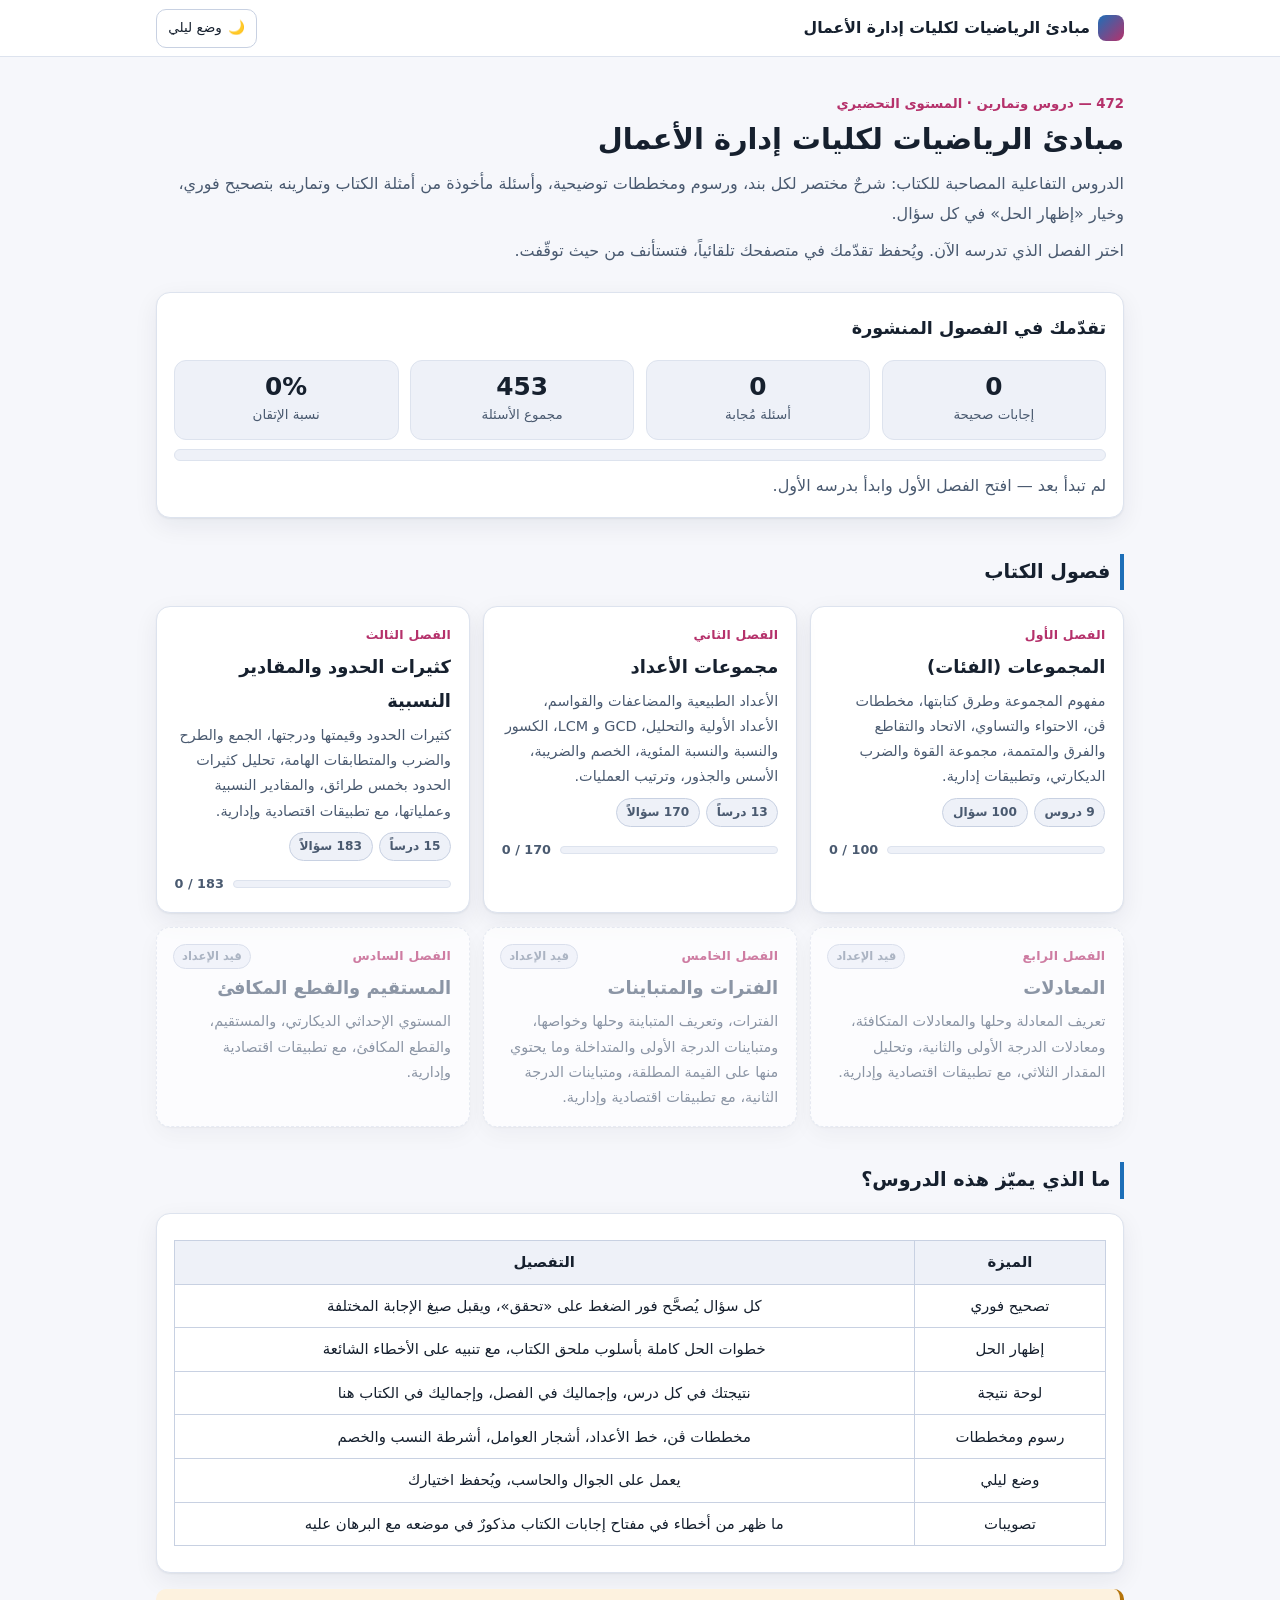
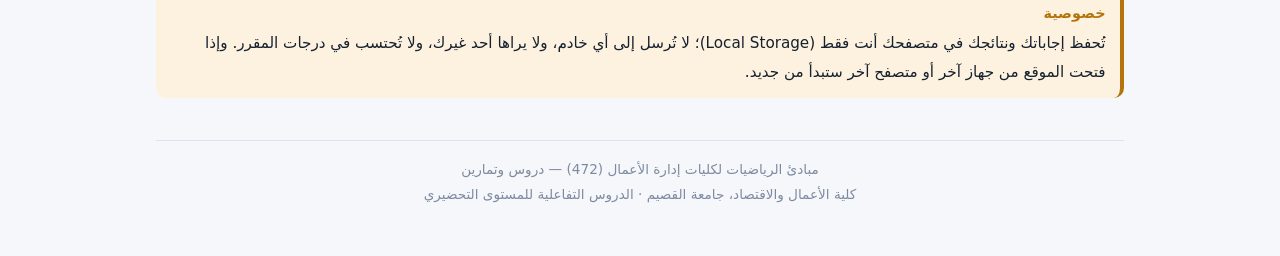
<file: index.html>
<!doctype html>
<html lang="ar" dir="rtl" data-theme="light">
<head>
<meta charset="utf-8">
<meta name="viewport" content="width=device-width,initial-scale=1,viewport-fit=cover">
<title>مبادئ الرياضيات لكليات إدارة الأعمال — الدروس التفاعلية</title>
<meta name="description" content="الدروس التفاعلية لكتاب مبادئ الرياضيات لكليات إدارة الأعمال — كلية الأعمال والاقتصاد، جامعة القصيم.">
<meta name="author" content="كلية الأعمال والاقتصاد - جامعة القصيم">
<link rel="icon" href="data:image/svg+xml,%3Csvg xmlns='http://www.w3.org/2000/svg' viewBox='0 0 64 64'%3E%3Crect width='64' height='64' rx='14' fill='%231d6fb8'/%3E%3Ctext x='32' y='45' font-size='34' text-anchor='middle' fill='white' font-family='serif'%3E472%3C/text%3E%3C/svg%3E">
<script>
(function(){try{var t=localStorage.getItem('qm:theme')||localStorage.getItem('qm2:theme')||localStorage.getItem('qm1:theme');
if(!t)t=(window.matchMedia&&matchMedia('(prefers-color-scheme: dark)').matches)?'dark':'light';
document.documentElement.setAttribute('data-theme',t);}catch(e){}})();
</script>
<style>
:root{
  --bg:#f6f7fb; --bg2:#ffffff; --bg3:#eef1f8;
  --fg:#16202e; --fg2:#4a5a70; --fg3:#7d8ba0;
  --line:#dde3ee; --line2:#c8d1e2;
  --brand:#1d6fb8; --brand2:#0f4f88; --brandSoft:#e3eefa;
  --accent:#b5316b; --accentSoft:#fbe6ef;
  --ok:#0f8a5f; --okSoft:#e2f6ee;
  --warn:#b4740b; --warnSoft:#fdf2df;
  --shadow:0 1px 2px rgba(20,35,60,.06),0 8px 24px rgba(20,35,60,.07);
}
[data-theme="dark"]{
  --bg:#0e131c; --bg2:#161d2a; --bg3:#1d2534;
  --fg:#e8edf6; --fg2:#a9b6cb; --fg3:#7d8ba0;
  --line:#2a3446; --line2:#3a4760;
  --brand:#5aa9ee; --brand2:#8cc5f8; --brandSoft:#16304a;
  --accent:#f07ab0; --accentSoft:#3a1b2b;
  --ok:#3ecf9a; --okSoft:#123328;
  --warn:#f0b95a; --warnSoft:#332715;
  --shadow:0 1px 2px rgba(0,0,0,.3),0 10px 28px rgba(0,0,0,.35);
}
*{box-sizing:border-box}
html{-webkit-text-size-adjust:100%}
body{margin:0;background:var(--bg);color:var(--fg);direction:rtl;
  font-family:"Segoe UI","Noto Naskh Arabic","Tahoma",system-ui,sans-serif;
  font-size:17px;line-height:1.9;transition:background .25s,color .25s}
a{color:var(--brand);text-decoration:none}
a:hover{text-decoration:underline}

.topbar{position:sticky;top:0;z-index:50;background:var(--bg2);border-bottom:1px solid var(--line)}
.topbar-in{max-width:1000px;margin:0 auto;padding:.55rem 1rem;display:flex;align-items:center;gap:.6rem;flex-wrap:wrap}
.brandmark{display:flex;align-items:center;gap:.5rem;font-weight:700;font-size:.98rem;color:var(--fg)}
.brandmark .dot{width:26px;height:26px;border-radius:8px;flex:0 0 auto;
  background:linear-gradient(135deg,var(--brand),var(--accent))}
.spacer{flex:1}
.iconbtn{border:1px solid var(--line2);background:var(--bg2);color:var(--fg);border-radius:10px;
  padding:.34rem .7rem;cursor:pointer;font:inherit;font-size:.85rem;display:inline-flex;align-items:center;gap:.35rem}
.iconbtn:hover{background:var(--bg3)}

.wrap{max-width:1000px;margin:0 auto;padding:1.1rem 1rem 3rem}
.page-head{margin:1rem 0 1.6rem}
.eyebrow{color:var(--accent);font-weight:700;font-size:.83rem;margin:0 0 .2rem}
h1{font-size:1.8rem;line-height:1.45;margin:.1rem 0 .5rem;font-weight:800}
h2{font-size:1.2rem;margin:2.2rem 0 .8rem;font-weight:800;border-right:4px solid var(--brand);padding-right:.6rem}
.lead{color:var(--fg2);font-size:1rem;margin:.4rem 0}

.card{background:var(--bg2);border:1px solid var(--line);border-radius:14px;
  padding:1rem 1.05rem;box-shadow:var(--shadow);margin:.9rem 0}
.note{border-right:4px solid var(--warn);background:var(--warnSoft);border-radius:10px;
  padding:.7rem .9rem;margin:1rem 0;font-size:.95rem}
.note .tag{display:block;font-weight:800;color:var(--warn);font-size:.9rem;margin-bottom:.1rem}

.chapters{display:grid;grid-template-columns:repeat(auto-fit,minmax(290px,1fr));gap:.85rem;margin-top:1rem}
.ch{display:block;background:var(--bg2);border:1px solid var(--line);border-radius:14px;
  padding:1rem 1.1rem;box-shadow:var(--shadow);color:var(--fg);transition:.18s;position:relative}
.ch:hover{transform:translateY(-2px);border-color:var(--brand);text-decoration:none}
.ch .n{font-size:.78rem;font-weight:800;color:var(--accent);letter-spacing:.02em}
.ch .t{font-weight:800;font-size:1.12rem;margin:.2rem 0 .3rem}
.ch .d{color:var(--fg2);font-size:.9rem;line-height:1.75;min-height:3.4rem}
.ch .meta{display:flex;gap:.4rem;flex-wrap:wrap;margin-top:.5rem}
.tagpill{font-size:.76rem;font-weight:700;border-radius:99px;padding:.12rem .6rem;
  border:1px solid var(--line2);background:var(--bg3);color:var(--fg2)}
.ch .prog{margin-top:.7rem;display:flex;align-items:center;gap:.55rem;font-size:.8rem;color:var(--fg2)}
.bar-track{flex:1;min-width:80px;height:8px;background:var(--bg3);border-radius:99px;
  overflow:hidden;border:1px solid var(--line)}
.bar-fill{height:100%;width:0;background:linear-gradient(90deg,var(--brand),var(--ok));transition:width .5s}
.pv{direction:ltr;display:inline-block;unicode-bidi:isolate;font-variant-numeric:tabular-nums;font-weight:700}

.ch.soon{opacity:.62;cursor:default;pointer-events:none;border-style:dashed}
.ch.soon .t{color:var(--fg2)}
.badge-soon{position:absolute;inset-inline-end:1rem;top:1rem;font-size:.72rem;font-weight:800;
  color:var(--fg3);border:1px solid var(--line2);border-radius:99px;padding:.05rem .5rem;
  background:var(--bg3)}
.ch.soon .n{padding-inline-end:5.5rem}

.dash{display:grid;grid-template-columns:repeat(auto-fit,minmax(130px,1fr));gap:.7rem;margin:.9rem 0 .2rem}
.stat{background:var(--bg3);border:1px solid var(--line);border-radius:12px;padding:.7rem .8rem;text-align:center}
.stat .v{font-size:1.55rem;font-weight:800;line-height:1.2;font-variant-numeric:tabular-nums}
.stat .k{color:var(--fg2);font-size:.84rem}

table.tbl{width:100%;border-collapse:collapse;margin:.6rem 0;font-size:.93rem}
table.tbl th,table.tbl td{border:1px solid var(--line2);padding:.45rem .6rem;text-align:center}
table.tbl th{background:var(--bg3);font-weight:700}
.scrollx{overflow-x:auto;-webkit-overflow-scrolling:touch}

footer.ft{margin-top:2.6rem;padding-top:1rem;border-top:1px solid var(--line);
  color:var(--fg3);font-size:.85rem;text-align:center;line-height:1.9}

@media (max-width:560px){
  body{font-size:16px}
  h1{font-size:1.4rem}
  .wrap{padding:.8rem .8rem 2.5rem}
  .ch .d{min-height:0}
  .brandmark span.full{display:none}
}
</style>
</head>
<body>
<header class="topbar"><div class="topbar-in">
  <span class="brandmark"><span class="dot"></span><span>مبادئ الرياضيات <span class="full">لكليات إدارة الأعمال</span></span></span>
  <span class="spacer"></span>
  <button class="iconbtn" id="themeBtn">🌙 <span>وضع ليلي</span></button>
</div></header>

<main class="wrap">

<div class="page-head">
  <p class="eyebrow">472 — دروس وتمارين · المستوى التحضيري</p>
  <h1>مبادئ الرياضيات لكليات إدارة الأعمال</h1>
  <p class="lead">الدروس التفاعلية المصاحبة للكتاب: شرحٌ مختصر لكل بند، ورسوم ومخططات توضيحية،
  وأسئلة مأخوذة من أمثلة الكتاب وتمارينه بتصحيح فوري، وخيار «إظهار الحل» في كل سؤال.</p>
  <p class="lead">اختر الفصل الذي تدرسه الآن. ويُحفظ تقدّمك في متصفحك تلقائياً، فتستأنف من حيث توقّفت.</p>
</div>

<div class="card">
  <h2 style="margin-top:.2rem;border:0;padding:0;font-size:1.1rem">تقدّمك في الفصول المنشورة</h2>
  <div class="dash">
    <div class="stat"><div class="v" id="gOk">0</div><div class="k">إجابات صحيحة</div></div>
    <div class="stat"><div class="v" id="gDone">0</div><div class="k">أسئلة مُجابة</div></div>
    <div class="stat"><div class="v" id="gTotal">0</div><div class="k">مجموع الأسئلة</div></div>
    <div class="stat"><div class="v" id="gPct">0%</div><div class="k">نسبة الإتقان</div></div>
  </div>
  <div style="display:flex;align-items:center;gap:.6rem;margin-top:.6rem">
    <div class="bar-track" style="height:12px"><div class="bar-fill" id="gBar"></div></div>
  </div>
  <p class="lead" id="gMsg" style="margin:.6rem 0 0"></p>
</div>

<h2>فصول الكتاب</h2>
<div class="chapters" id="chapters"></div>

<h2>ما الذي يميّز هذه الدروس؟</h2>
<div class="card">
<div class="scrollx"><table class="tbl">
<tr><th>الميزة</th><th>التفصيل</th></tr>
<tr><td>تصحيح فوري</td><td>كل سؤال يُصحَّح فور الضغط على «تحقق»، ويقبل صيغ الإجابة المختلفة</td></tr>
<tr><td>إظهار الحل</td><td>خطوات الحل كاملة بأسلوب ملحق الكتاب، مع تنبيه على الأخطاء الشائعة</td></tr>
<tr><td>لوحة نتيجة</td><td>نتيجتك في كل درس، وإجماليك في الفصل، وإجماليك في الكتاب هنا</td></tr>
<tr><td>رسوم ومخططات</td><td>مخططات ڤن، خط الأعداد، أشجار العوامل، أشرطة النسب والخصم</td></tr>
<tr><td>وضع ليلي</td><td>يعمل على الجوال والحاسب، ويُحفظ اختيارك</td></tr>
<tr><td>تصويبات</td><td>ما ظهر من أخطاء في مفتاح إجابات الكتاب مذكورٌ في موضعه مع البرهان عليه</td></tr>
</table></div>
</div>

<div class="note"><span class="tag">خصوصية</span>
تُحفظ إجاباتك ونتائجك في متصفحك أنت فقط (Local Storage)؛ لا تُرسل إلى أي خادم، ولا يراها أحد غيرك،
ولا تُحتسب في درجات المقرر. وإذا فتحت الموقع من جهاز آخر أو متصفح آخر ستبدأ من جديد.
</div>

<footer class="ft">
مبادئ الرياضيات لكليات إدارة الأعمال (472) — دروس وتمارين<br>
كلية الأعمال والاقتصاد، جامعة القصيم · الدروس التفاعلية للمستوى التحضيري
</footer>
</main>

<script>
/* ============ بيانات الفصول ============ */
var CH = [
  { no: 'الفصل الأول', t: 'المجموعات (الفئات)',
    d: 'مفهوم المجموعة وطرق كتابتها، مخططات ڤن، الاحتواء والتساوي، الاتحاد والتقاطع والفرق والمتممة، مجموعة القوة والضرب الديكارتي، وتطبيقات إدارية.',
    url: 'https://nizarne-lang.github.io/Qun003-ch1/',
    pfx: 'qm1:', lessons: 9,
    totals: { l1:10, l2:4, l3:7, l4:6, l5:8, l6:7, l7:7, l8:6, l9:45 } },

  { no: 'الفصل الثاني', t: 'مجموعات الأعداد',
    d: 'الأعداد الطبيعية والمضاعفات والقواسم، الأعداد الأولية والتحليل، GCD و LCM، الكسور والنسبة والنسبة المئوية، الخصم والضريبة، الأسس والجذور، وترتيب العمليات.',
    url: 'https://nizarne-lang.github.io/Qun003-ch2/',
    pfx: 'qm2:', lessons: 13,
    totals: { l1:13, l2:12, l3:13, l4:10, l5:9, l6:11, l7:14, l8:12, l9:9, l10:13, l11:9, l12:22, l13:23 } },

  { no: 'الفصل الثالث', t: 'كثيرات الحدود والمقادير النسبية',
    d: 'كثيرات الحدود وقيمتها ودرجتها، الجمع والطرح والضرب والمتطابقات الهامة، تحليل كثيرات الحدود بخمس طرائق، والمقادير النسبية وعملياتها، مع تطبيقات اقتصادية وإدارية.',
    url: 'https://nizarne-lang.github.io/Qun003-ch3/',
    pfx: 'qm3:', lessons: 15,
    totals: { l1:8, l2:10, l3:8, l4:12, l5:14, l6:17, l7:10, l8:12, l9:13, l10:11, l11:12, l12:13, l13:12, l14:18, l15:13 } },

  { no: 'الفصل الرابع', t: 'المعادلات', soon: 1,
    d: 'تعريف المعادلة وحلها والمعادلات المتكافئة، ومعادلات الدرجة الأولى والثانية، وتحليل المقدار الثلاثي، مع تطبيقات اقتصادية وإدارية.' },

  { no: 'الفصل الخامس', t: 'الفترات والمتباينات', soon: 1,
    d: 'الفترات، وتعريف المتباينة وحلها وخواصها، ومتباينات الدرجة الأولى والمتداخلة وما يحتوي منها على القيمة المطلقة، ومتباينات الدرجة الثانية، مع تطبيقات اقتصادية وإدارية.' },

  { no: 'الفصل السادس', t: 'المستقيم والقطع المكافئ', soon: 1,
    d: 'المستوي الإحداثي الديكارتي، والمستقيم، والقطع المكافئ، مع تطبيقات اقتصادية وإدارية.' }
];

/* ============ قراءة التقدّم من التخزين المحلي ============ */
function get(k){ try { return localStorage.getItem(k); } catch(e){ return null; } }

/* تمييز العدد في العربية: 3–10 جمع، 11–99 مفرد منصوب، والمئات مفرد مجرور */
function countWord(n, few, many, hundred){
  if (n % 100 === 0) return n + ' ' + hundred;
  var r = n % 100;
  if (r >= 3 && r <= 10) return n + ' ' + few;
  return n + ' ' + many;
}

function chapterProgress(c){
  var total = 0, ok = 0, done = 0;
  if (!c.totals) return { total:0, ok:0, done:0, pct:0 };
  Object.keys(c.totals).forEach(function(lid){
    var cap = c.totals[lid];
    total += cap;
    var st = {};
    try { st = JSON.parse(get(c.pfx + lid) || '{}') || {}; } catch(e){}
    var o = 0, d = 0;
    Object.keys(st).forEach(function(q){ if (st[q] && st[q].done) { d++; if (st[q].ok) o++; } });
    if (d > cap) d = cap;
    if (o > cap) o = cap;
    ok += o; done += d;
  });
  return { total: total, ok: ok, done: done, pct: total ? Math.round(ok / total * 100) : 0 };
}

/* ============ بناء البطاقات ============ */
(function(){
  var host = document.getElementById('chapters');
  var gT = 0, gO = 0, gD = 0;

  CH.forEach(function(c){
    var el = document.createElement(c.soon ? 'div' : 'a');
    el.className = 'ch' + (c.soon ? ' soon' : '');
    if (!c.soon) el.href = c.url;

    var html = '';
    if (c.soon) html += '<span class="badge-soon">قيد الإعداد</span>';
    html += '<div class="n">' + c.no + '</div><div class="t">' + c.t + '</div>' +
            '<div class="d">' + c.d + '</div>';

    if (!c.soon) {
      var p = chapterProgress(c);
      gT += p.total; gO += p.ok; gD += p.done;
      html += '<div class="meta"><span class="tagpill">' +
              countWord(c.lessons, 'دروس', 'درساً', 'درس') + '</span>' +
              '<span class="tagpill">' +
              countWord(p.total, 'أسئلة', 'سؤالاً', 'سؤال') + '</span></div>' +
              '<div class="prog"><div class="bar-track"><div class="bar-fill" style="width:' +
              p.pct + '%"></div></div><span class="pv">' + p.ok + ' / ' + p.total + '</span></div>';
    }
    el.innerHTML = html;
    host.appendChild(el);
  });

  var pct = gT ? Math.round(gO / gT * 100) : 0;
  document.getElementById('gOk').textContent    = gO;
  document.getElementById('gDone').textContent  = gD;
  document.getElementById('gTotal').textContent = gT;
  document.getElementById('gPct').textContent   = pct + '%';
  document.getElementById('gBar').style.width   = pct + '%';

  var msg;
  if (gD === 0)      msg = 'لم تبدأ بعد — افتح الفصل الأول وابدأ بدرسه الأول.';
  else if (pct >= 90) msg = 'ممتاز. أنت جاهز للاختبار في الفصول التي أنهيتها.';
  else if (pct >= 75) msg = 'جيد جداً. راجع الدروس التي لم تكتمل نتيجتها بعد.';
  else if (pct >= 50) msg = 'في الطريق الصحيح — أعد حل الأسئلة التي أخطأت فيها بعد قراءة حلولها.';
  else                msg = 'ابدأ بقراءة شرح الدرس أولاً، ثم عد إلى تمارينه.';
  document.getElementById('gMsg').textContent = msg;
})();

/* ============ الوضع الليلي (يُطبَّق على كل الفصول) ============ */
(function(){
  function apply(t){
    document.documentElement.setAttribute('data-theme', t);
    var b = document.getElementById('themeBtn');
    if (b) b.innerHTML = (t === 'dark' ? '☀️ <span>وضع نهاري</span>' : '🌙 <span>وضع ليلي</span>');
  }
  apply(document.documentElement.getAttribute('data-theme') || 'light');
  document.getElementById('themeBtn').addEventListener('click', function(){
    var t = document.documentElement.getAttribute('data-theme') === 'dark' ? 'light' : 'dark';
    // نكتب المفتاح لكل الفصول حتى ينتقل الاختيار معك إليها
    try { ['qm:theme','qm1:theme','qm2:theme'].forEach(function(k){ localStorage.setItem(k, t); }); } catch(e){}
    apply(t);
  });
})();
</script>
</body>
</html>
</file>
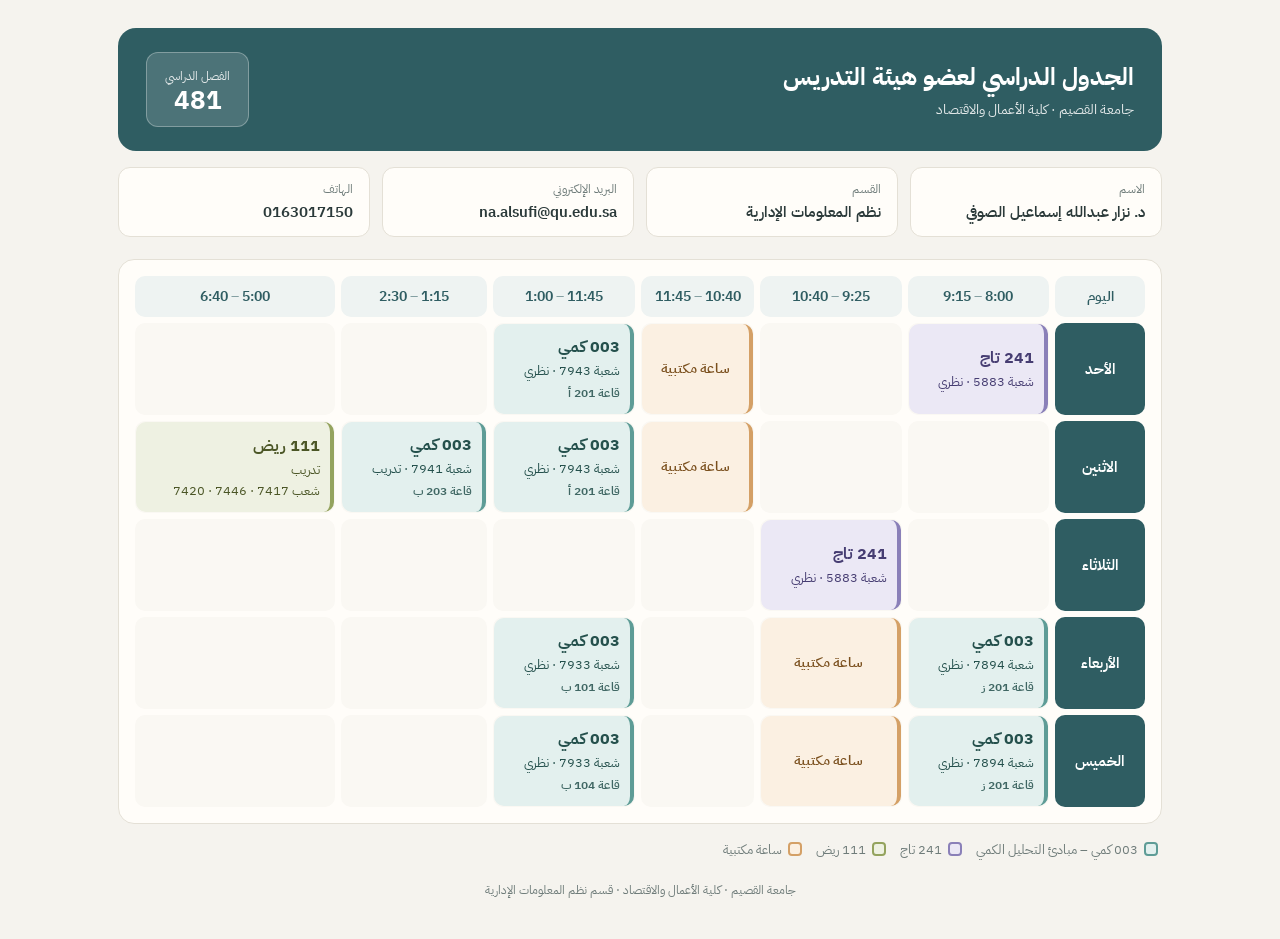
<file: schedule/index.html>
<!DOCTYPE html>
<html lang="ar" dir="rtl">
<head>
<meta charset="utf-8">
<meta name="viewport" content="width=device-width,initial-scale=1">
<title>الجدول الدراسي – د. نزار الصوفي – 481</title>
<link rel="preconnect" href="https://fonts.googleapis.com">
<link href="https://fonts.googleapis.com/css2?family=IBM+Plex+Sans+Arabic:wght@400;500;600;700&display=swap" rel="stylesheet">
<style>
:root{
  --bg:#f5f3ee; --card:#fffdf9; --ink:#2b3a3a; --muted:#6f7c7a; --line:#e4e0d6;
  --head:#2f5d62;
  --q:#e3f0ee; --q-b:#5e9c96; --q-t:#24504c;      /* 003 كمي */
  --t:#ebe8f5; --t-b:#8a80b8; --t-t:#463d72;      /* 241 تاج */
  --r:#eef1e2; --r-b:#94a35e; --r-t:#4b5626;      /* 111 ريض */
  --o:#fbf0e2; --o-b:#d4a066; --o-t:#7a4f1d;      /* ساعة مكتبية */
}
*{box-sizing:border-box}
body{margin:0;background:var(--bg);color:var(--ink);font-family:"IBM Plex Sans Arabic",Tahoma,sans-serif;font-variant-numeric:lining-nums}
.wrap{max-width:1080px;margin:0 auto;padding:28px 18px 40px}
header{background:var(--head);color:#fff;border-radius:18px;padding:24px 28px;display:flex;flex-wrap:wrap;gap:18px;justify-content:space-between;align-items:center}
header h1{margin:0 0 4px;font-size:24px;font-weight:700}
header .sub{opacity:.85;font-size:14px}
.term{background:rgba(255,255,255,.14);border:1px solid rgba(255,255,255,.3);border-radius:12px;padding:10px 18px;text-align:center}
.term b{display:block;font-size:26px;line-height:1.1}
.term span{font-size:12px;opacity:.85}
.info{display:grid;grid-template-columns:repeat(auto-fit,minmax(200px,1fr));gap:12px;margin:16px 0 22px}
.info div{background:var(--card);border:1px solid var(--line);border-radius:12px;padding:12px 16px}
.info small{display:block;color:var(--muted);font-size:12px;margin-bottom:2px}
.info strong{font-weight:600;font-size:15px;direction:ltr;unicode-bidi:plaintext}
.tablebox{background:var(--card);border:1px solid var(--line);border-radius:16px;padding:10px;overflow-x:auto}
table{width:100%;border-collapse:separate;border-spacing:6px;min-width:820px}
th{background:#eef3f2;color:var(--head);font-weight:600;font-size:14px;padding:10px 6px;border-radius:10px;white-space:nowrap}
th .to{opacity:.55;margin:0 3px}
td.day{background:var(--head);color:#fff;font-weight:600;text-align:center;border-radius:10px;width:90px;font-size:15px}
td{height:92px;vertical-align:middle;border-radius:10px;background:#faf8f3}
.c{height:100%;min-height:86px;border-radius:10px;border-inline-start:4px solid;padding:8px 10px;display:flex;flex-direction:column;justify-content:center;gap:2px}
.c .code{font-weight:700;font-size:16px}
.c .meta{font-size:13px}
.c .room{font-size:12px;font-weight:600;opacity:.85;margin-top:2px}
.q{background:var(--q);border-color:var(--q-b);color:var(--q-t)}
.t{background:var(--t);border-color:var(--t-b);color:var(--t-t)}
.r{background:var(--r);border-color:var(--r-b);color:var(--r-t)}
.o{background:var(--o);border-color:var(--o-b);color:var(--o-t);align-items:center;text-align:center;font-weight:600;font-size:14px}
.legend{display:flex;flex-wrap:wrap;gap:14px;margin:16px 4px 0;font-size:13px;color:var(--muted)}
.legend span{display:inline-flex;align-items:center;gap:6px}
.legend i{width:14px;height:14px;border-radius:4px;display:inline-block;border:2px solid}
footer{text-align:center;color:var(--muted);font-size:12px;margin-top:22px}
@media print{
  @page{size:A4 landscape;margin:10mm}
  body{background:#fff;-webkit-print-color-adjust:exact;print-color-adjust:exact}
  .wrap{padding:0;max-width:none}
  table{min-width:0}
}
</style>
</head>
<body>
<div class="wrap">
  <header>
    <div>
      <h1>الجدول الدراسي لعضو هيئة التدريس</h1>
      <div class="sub">جامعة القصيم · كلية الأعمال والاقتصاد</div>
    </div>
    <div class="term"><span>الفصل الدراسي</span><b>481</b></div>
  </header>

  <section class="info">
    <div><small>الاسم</small><strong>د. نزار عبدالله إسماعيل الصوفي</strong></div>
    <div><small>القسم</small><strong>نظم المعلومات الإدارية</strong></div>
    <div><small>البريد الإلكتروني</small><strong>na.alsufi@qu.edu.sa</strong></div>
    <div><small>الهاتف</small><strong>0163017150</strong></div>
  </section>

  <div class="tablebox">
  <table>
    <thead>
      <tr>
        <th>اليوم</th>
        <th>8:00<span class="to">–</span>9:15</th>
        <th>9:25<span class="to">–</span>10:40</th>
        <th>10:40<span class="to">–</span>11:45</th>
        <th>11:45<span class="to">–</span>1:00</th>
        <th>1:15<span class="to">–</span>2:30</th>
        <th>5:00<span class="to">–</span>6:40</th>
      </tr>
    </thead>
    <tbody>
      <tr>
        <td class="day">الأحد</td>
        <td><div class="c t"><span class="code">241 تاج</span><span class="meta">شعبة 5883 · نظري</span></div></td>
        <td></td>
        <td><div class="c o">ساعة مكتبية</div></td>
        <td><div class="c q"><span class="code">003 كمي</span><span class="meta">شعبة 7943 · نظري</span><span class="room">قاعة 201 أ</span></div></td>
        <td></td>
        <td></td>
      </tr>
      <tr>
        <td class="day">الاثنين</td>
        <td></td>
        <td></td>
        <td><div class="c o">ساعة مكتبية</div></td>
        <td><div class="c q"><span class="code">003 كمي</span><span class="meta">شعبة 7943 · نظري</span><span class="room">قاعة 201 أ</span></div></td>
        <td><div class="c q"><span class="code">003 كمي</span><span class="meta">شعبة 7941 · تدريب</span><span class="room">قاعة 203 ب</span></div></td>
        <td><div class="c r"><span class="code">111 ريض</span><span class="meta">تدريب</span><span class="meta">شعب 7417 · 7446 · 7420</span></div></td>
      </tr>
      <tr>
        <td class="day">الثلاثاء</td>
        <td></td>
        <td><div class="c t"><span class="code">241 تاج</span><span class="meta">شعبة 5883 · نظري</span></div></td>
        <td></td>
        <td></td>
        <td></td>
        <td></td>
      </tr>
      <tr>
        <td class="day">الأربعاء</td>
        <td><div class="c q"><span class="code">003 كمي</span><span class="meta">شعبة 7894 · نظري</span><span class="room">قاعة 201 ز</span></div></td>
        <td><div class="c o">ساعة مكتبية</div></td>
        <td></td>
        <td><div class="c q"><span class="code">003 كمي</span><span class="meta">شعبة 7933 · نظري</span><span class="room">قاعة 101 ب</span></div></td>
        <td></td>
        <td></td>
      </tr>
      <tr>
        <td class="day">الخميس</td>
        <td><div class="c q"><span class="code">003 كمي</span><span class="meta">شعبة 7894 · نظري</span><span class="room">قاعة 201 ز</span></div></td>
        <td><div class="c o">ساعة مكتبية</div></td>
        <td></td>
        <td><div class="c q"><span class="code">003 كمي</span><span class="meta">شعبة 7933 · نظري</span><span class="room">قاعة 104 ب</span></div></td>
        <td></td>
        <td></td>
      </tr>
    </tbody>
  </table>
  </div>

  <div class="legend">
    <span><i style="background:var(--q);border-color:var(--q-b)"></i>003 كمي – مبادئ التحليل الكمي</span>
    <span><i style="background:var(--t);border-color:var(--t-b)"></i>241 تاج</span>
    <span><i style="background:var(--r);border-color:var(--r-b)"></i>111 ريض</span>
    <span><i style="background:var(--o);border-color:var(--o-b)"></i>ساعة مكتبية</span>
  </div>

  <footer>جامعة القصيم · كلية الأعمال والاقتصاد · قسم نظم المعلومات الإدارية</footer>
</div>
</body>
</html>
</file>
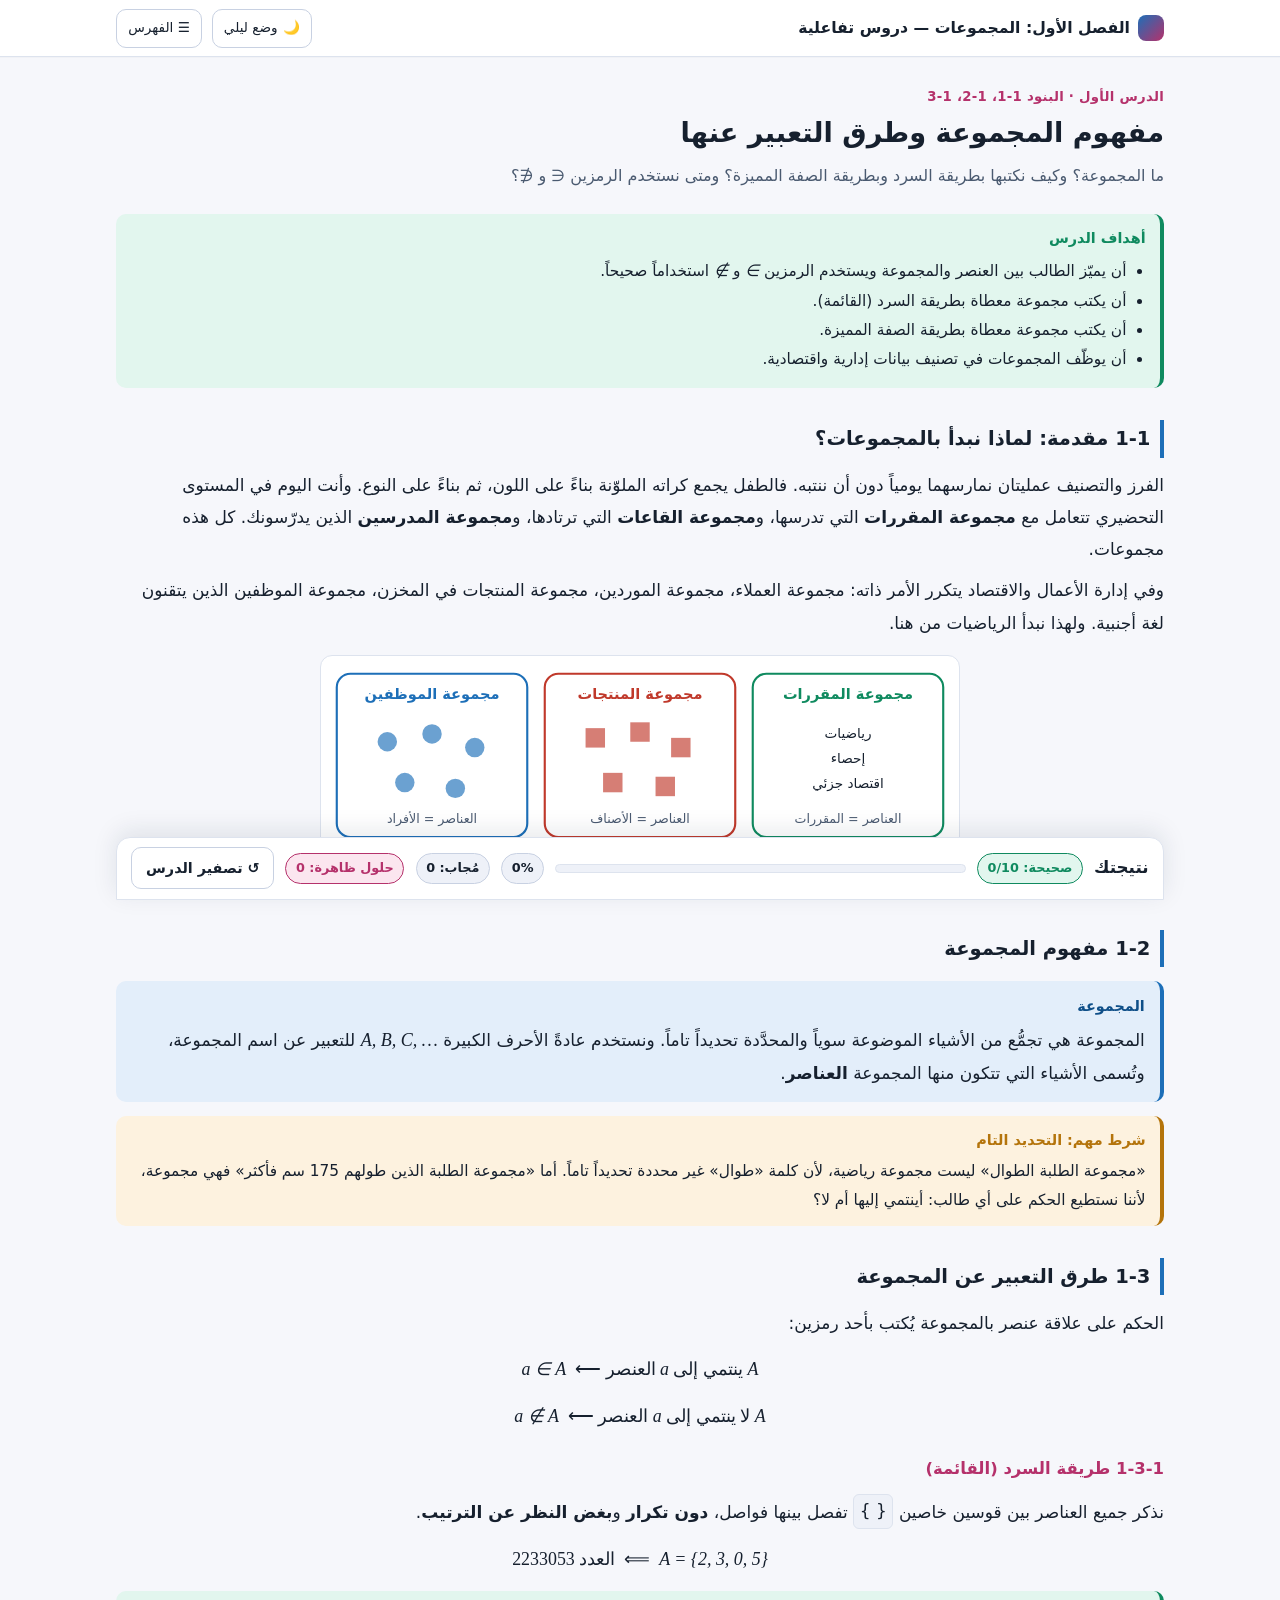
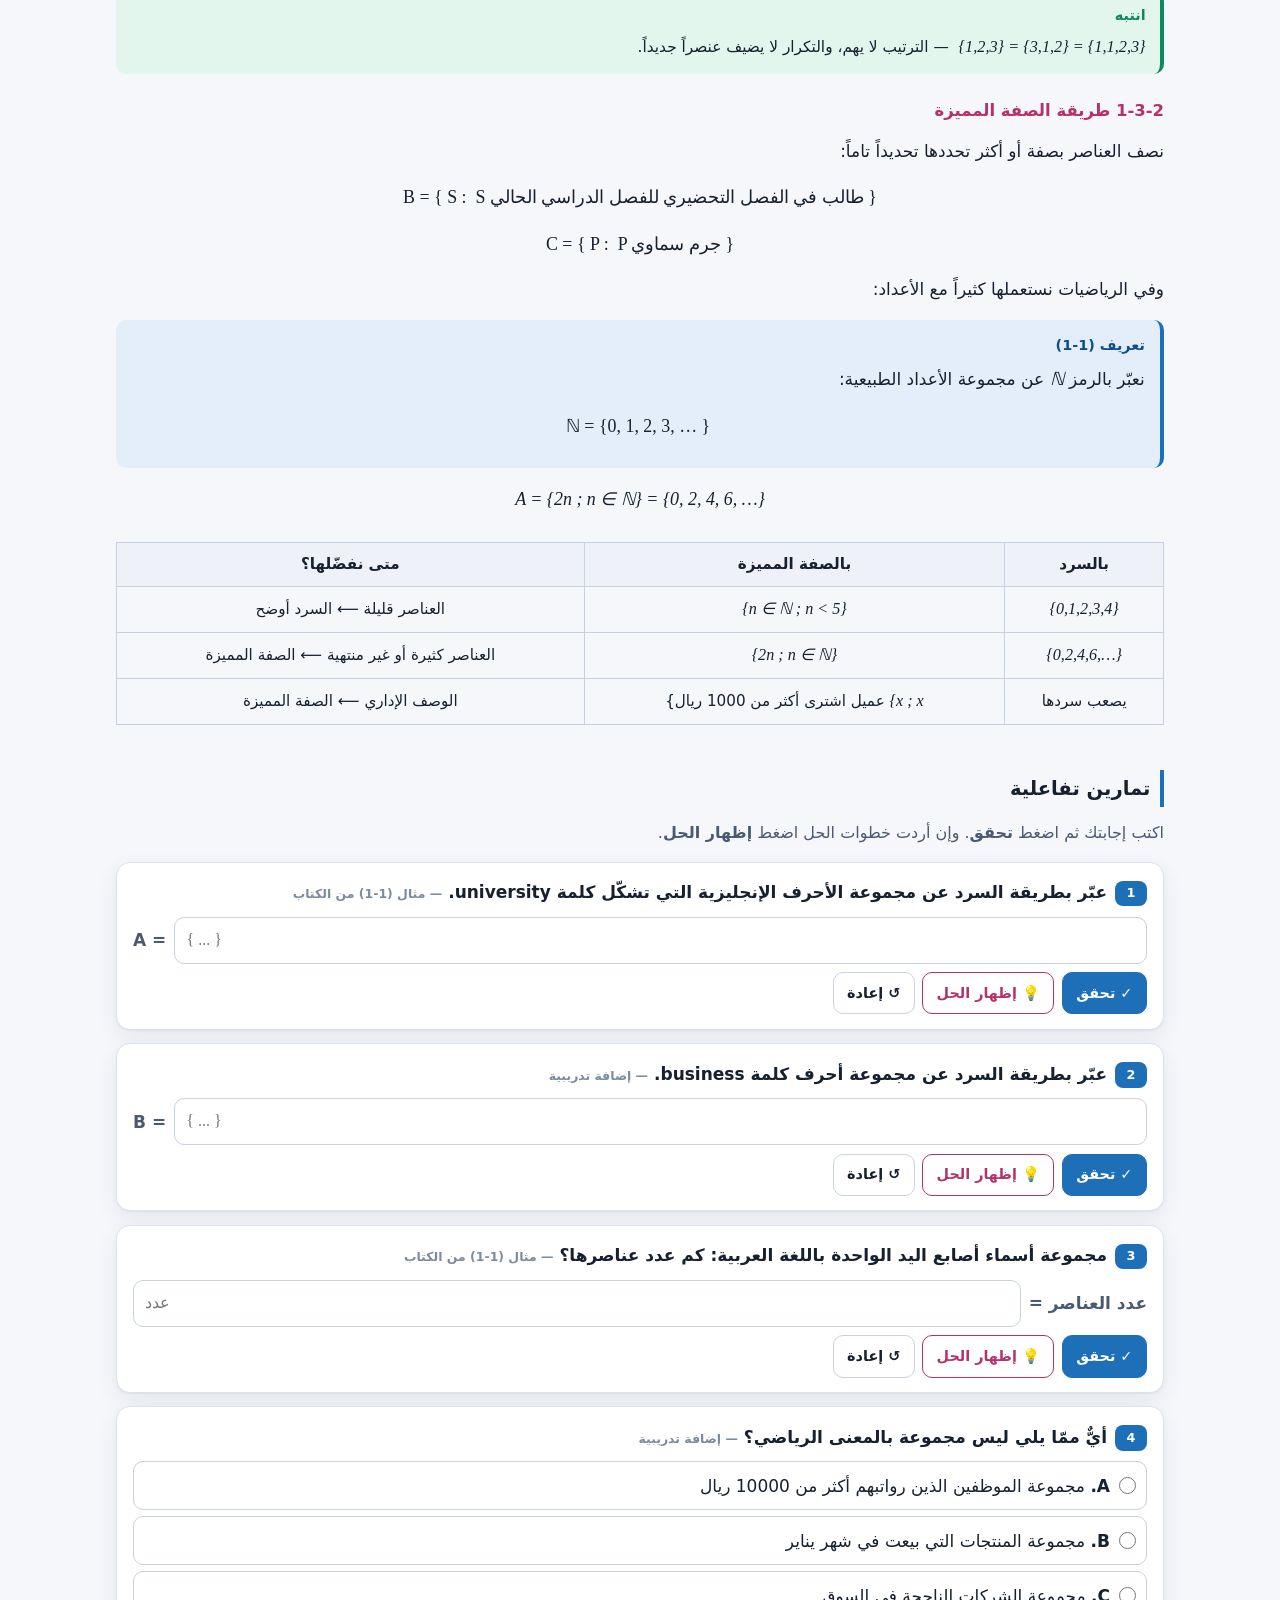
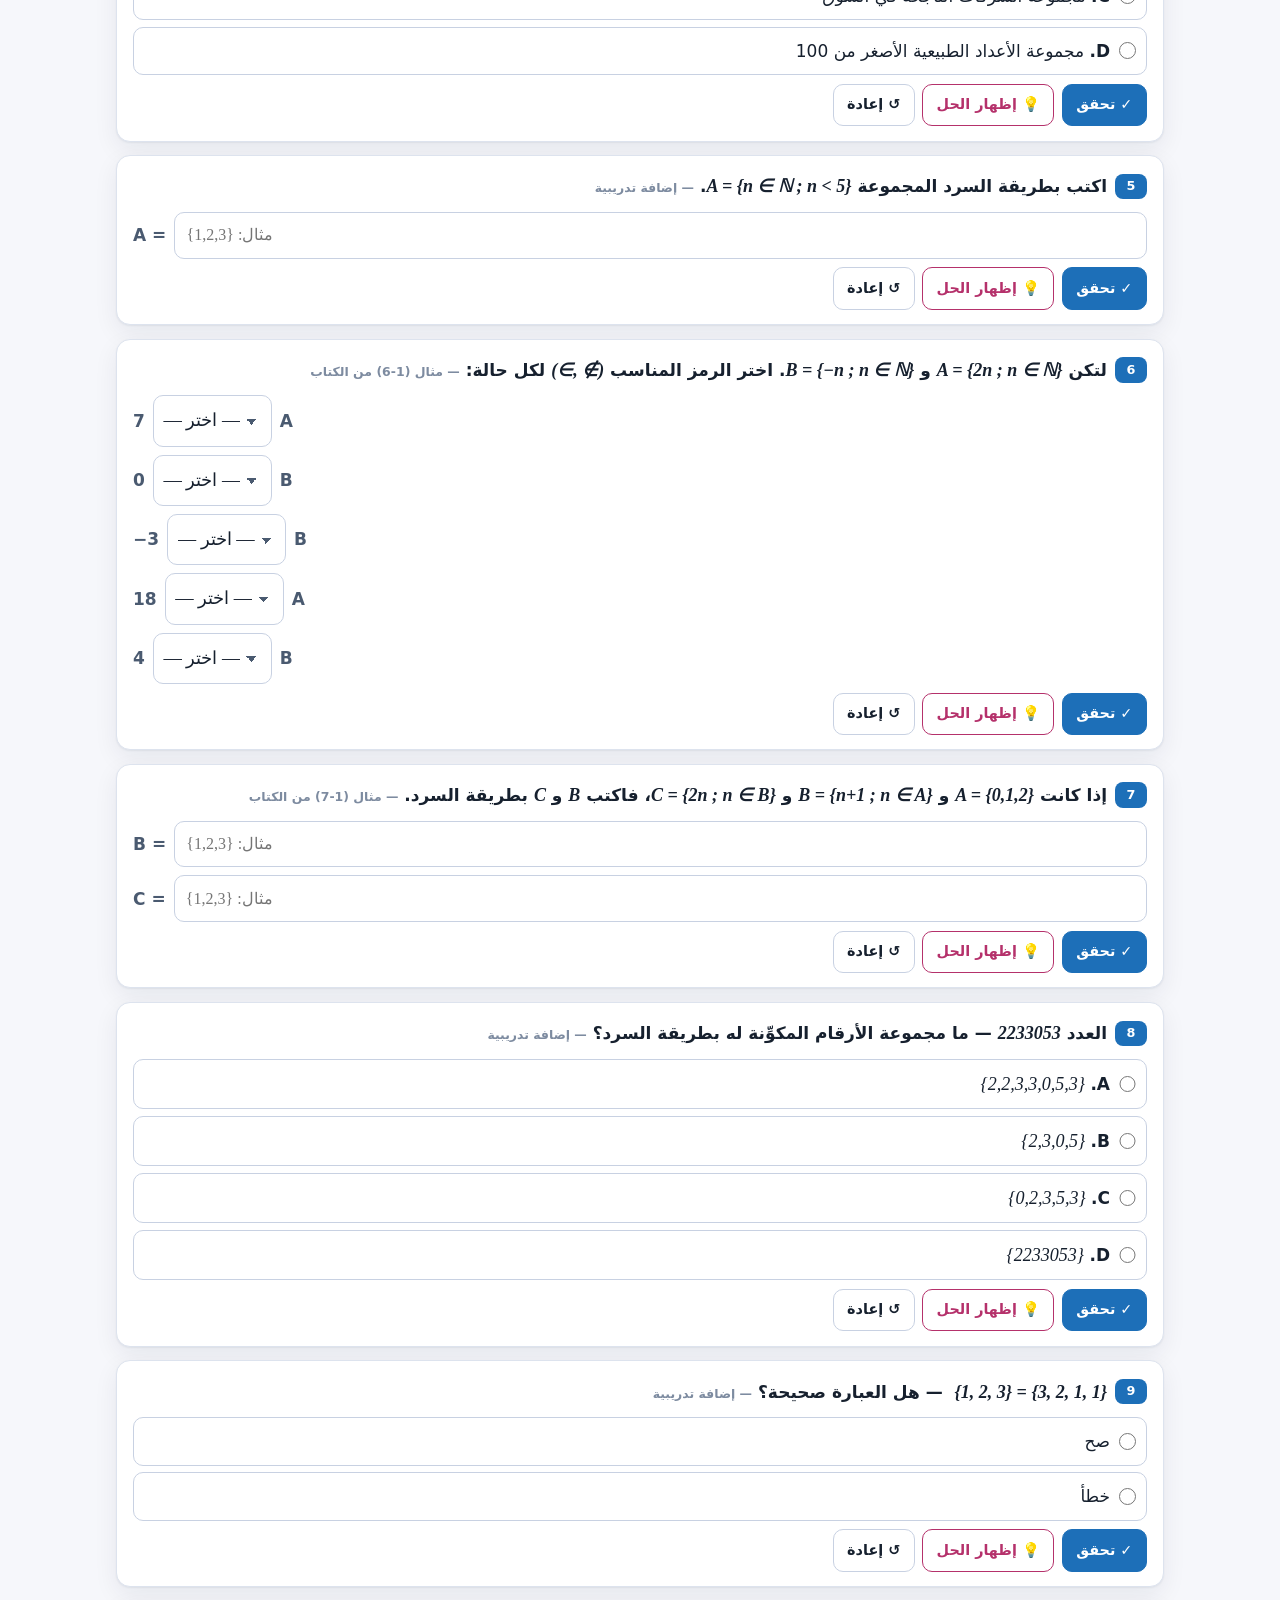
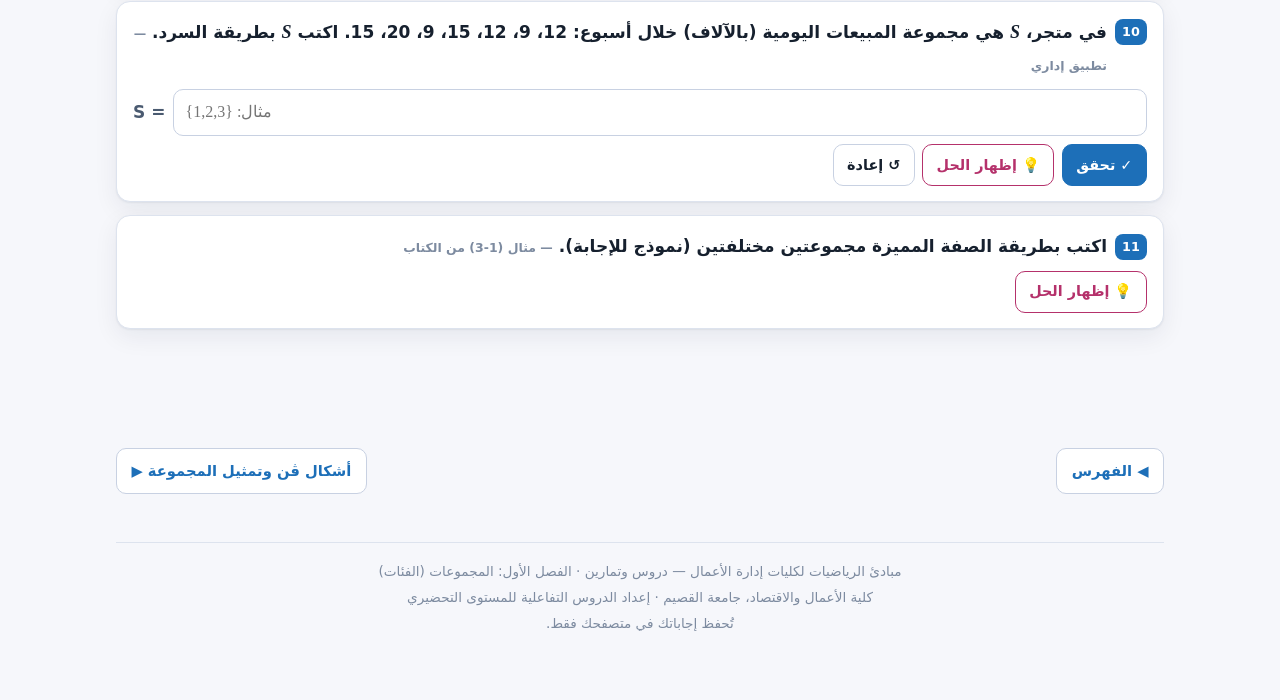
<file: l1.html>
<!doctype html>
<html lang="ar" dir="rtl" data-theme="light">
<head>
<meta charset="utf-8">
<meta name="viewport" content="width=device-width,initial-scale=1,viewport-fit=cover">
<title>مفهوم المجموعة وطرق التعبير عنها | الفصل الأول: المجموعات</title>
<meta name="description" content="ما المجموعة؟ وكيف نكتبها بطريقة السرد وبطريقة الصفة المميزة؟ ومتى نستخدم الرمزين ∈ و ∉؟">
<meta name="author" content="كلية الأعمال والاقتصاد - جامعة القصيم">
<link rel="icon" href="data:image/svg+xml,%3Csvg xmlns='http://www.w3.org/2000/svg' viewBox='0 0 64 64'%3E%3Ccircle cx='24' cy='32' r='18' fill='none' stroke='%231d6fb8' stroke-width='5'/%3E%3Ccircle cx='40' cy='32' r='18' fill='none' stroke='%23b5316b' stroke-width='5'/%3E%3C/svg%3E">
<link rel="stylesheet" href="style.css">
<script>
(function(){try{var t=localStorage.getItem('qm1:theme');
if(!t)t=(window.matchMedia&&matchMedia('(prefers-color-scheme: dark)').matches)?'dark':'light';
document.documentElement.setAttribute('data-theme',t);}catch(e){}})();
</script>
</head>
<body>
<header class="topbar"><div class="topbar-in">
  <a class="brandmark" href="index.html"><span class="dot"></span><span>الفصل الأول: المجموعات <span class="full">— دروس تفاعلية</span></span></a>
  <span class="spacer"></span>
  <button class="iconbtn" id="themeBtn">🌙 <span>وضع ليلي</span></button>
  <a class="iconbtn" href="index.html">☰ الفهرس</a>
</div></header>
<main class="wrap">
<div class="page-head"><p class="eyebrow">الدرس الأول · البنود 1-1، 1-2، 1-3</p><h1>مفهوم المجموعة وطرق التعبير عنها</h1><p class="lead">ما المجموعة؟ وكيف نكتبها بطريقة السرد وبطريقة الصفة المميزة؟ ومتى نستخدم الرمزين ∈ و ∉؟</p></div>
<div class="tip"><span class="tag">أهداف الدرس</span><ul style="margin:.2rem 0;padding-inline-start:1.2rem"><li>أن يميّز الطالب بين العنصر والمجموعة ويستخدم الرمزين <span class="m">∈</span> و <span class="m">∉</span> استخداماً صحيحاً.</li><li>أن يكتب مجموعة معطاة بطريقة السرد (القائمة).</li><li>أن يكتب مجموعة معطاة بطريقة الصفة المميزة.</li><li>أن يوظّف المجموعات في تصنيف بيانات إدارية واقتصادية.</li></ul></div>

<h2>1-1 مقدمة: لماذا نبدأ بالمجموعات؟</h2>
<p>الفرز والتصنيف عمليتان نمارسهما يومياً دون أن ننتبه. فالطفل يجمع كراته الملوّنة بناءً على اللون، ثم بناءً على النوع.
وأنت اليوم في المستوى التحضيري تتعامل مع <b>مجموعة المقررات</b> التي تدرسها، و<b>مجموعة القاعات</b> التي ترتادها،
و<b>مجموعة المدرسين</b> الذين يدرّسونك. كل هذه مجموعات.</p>
<p>وفي إدارة الأعمال والاقتصاد يتكرر الأمر ذاته: مجموعة العملاء، مجموعة الموردين، مجموعة المنتجات في المخزن،
مجموعة الموظفين الذين يتقنون لغة أجنبية. ولهذا نبدأ الرياضيات من هنا.</p>

<div class="figure">
<svg class="svgbox" viewBox="0 0 640 190" style="width:100%;max-width:640px" role="img">
  <rect x="8" y="10" width="196" height="168" rx="14" fill="none" stroke="var(--setA)" stroke-width="2.2"/>
  <text x="106" y="36" text-anchor="middle" font-size="15" fill="var(--setA)" font-weight="bold">مجموعة الموظفين</text>
  <circle cx="60" cy="80" r="10" fill="var(--setA)" opacity=".65"/><circle cx="106" cy="72" r="10" fill="var(--setA)" opacity=".65"/>
  <circle cx="150" cy="86" r="10" fill="var(--setA)" opacity=".65"/><circle cx="78" cy="122" r="10" fill="var(--setA)" opacity=".65"/>
  <circle cx="130" cy="128" r="10" fill="var(--setA)" opacity=".65"/>
  <text x="106" y="164" text-anchor="middle" font-size="13" fill="var(--fg2)">العناصر = الأفراد</text>

  <rect x="222" y="10" width="196" height="168" rx="14" fill="none" stroke="var(--setB)" stroke-width="2.2"/>
  <text x="320" y="36" text-anchor="middle" font-size="15" fill="var(--setB)" font-weight="bold">مجموعة المنتجات</text>
  <rect x="264" y="66" width="20" height="20" fill="var(--setB)" opacity=".65"/><rect x="310" y="60" width="20" height="20" fill="var(--setB)" opacity=".65"/>
  <rect x="352" y="76" width="20" height="20" fill="var(--setB)" opacity=".65"/><rect x="282" y="112" width="20" height="20" fill="var(--setB)" opacity=".65"/>
  <rect x="336" y="116" width="20" height="20" fill="var(--setB)" opacity=".65"/>
  <text x="320" y="164" text-anchor="middle" font-size="13" fill="var(--fg2)">العناصر = الأصناف</text>

  <rect x="436" y="10" width="196" height="168" rx="14" fill="none" stroke="var(--setC)" stroke-width="2.2"/>
  <text x="534" y="36" text-anchor="middle" font-size="15" fill="var(--setC)" font-weight="bold">مجموعة المقررات</text>
  <text x="534" y="76" text-anchor="middle" font-size="14" fill="var(--fg)">رياضيات</text>
  <text x="534" y="102" text-anchor="middle" font-size="14" fill="var(--fg)">إحصاء</text>
  <text x="534" y="128" text-anchor="middle" font-size="14" fill="var(--fg)">اقتصاد جزئي</text>
  <text x="534" y="164" text-anchor="middle" font-size="13" fill="var(--fg2)">العناصر = المقررات</text>
</svg>
<figcaption>المجموعة تجميع محدَّد تماماً لأشياء نسميها عناصر.</figcaption>
</div>

<h2>1-2 مفهوم المجموعة</h2>
<div class="def"><span class="tag">المجموعة</span>المجموعة هي تجمُّع من الأشياء الموضوعة سوياً والمحدَّدة تحديداً تاماً. ونستخدم عادةً الأحرف الكبيرة <span class="m">A, B, C, …</span> للتعبير عن اسم المجموعة، وتُسمى الأشياء التي تتكون منها المجموعة <b>العناصر</b>.</div>
<div class="note"><span class="tag">شرط مهم: التحديد التام</span>
«مجموعة الطلبة الطوال» ليست مجموعة رياضية، لأن كلمة «طوال» غير محددة تحديداً تاماً.
أما «مجموعة الطلبة الذين طولهم 175 سم فأكثر» فهي مجموعة، لأننا نستطيع الحكم على أي طالب: أينتمي إليها أم لا؟
</div>

<h2>1-3 طرق التعبير عن المجموعة</h2>
<p>الحكم على علاقة عنصر بالمجموعة يُكتب بأحد رمزين:</p>
<div class="mb"><span class="m">a ∈ A</span>&nbsp;&nbsp;⟵ العنصر <i>a</i> ينتمي إلى <i>A</i></div><div class="mb"><span class="m">a ∉ A</span>&nbsp;&nbsp;⟵ العنصر <i>a</i> لا ينتمي إلى <i>A</i></div>

<h3>1-3-1 طريقة السرد (القائمة)</h3>
<p>نذكر جميع العناصر بين قوسين خاصين <code class="k">{ }</code> تفصل بينها فواصل، <b>دون تكرار</b> و<b>بغض النظر عن الترتيب</b>.</p>
<div class="mb">العدد 2233053 &nbsp;⟸&nbsp; <span class="m">A = {2, 3, 0, 5}</span></div>
<div class="tip"><span class="tag">انتبه</span>
<span class="m">{1,2,3} = {3,1,2} = {1,1,2,3}</span> &nbsp;— الترتيب لا يهم، والتكرار لا يضيف عنصراً جديداً.</div>

<h3>1-3-2 طريقة الصفة المميزة</h3>
<p>نصف العناصر بصفة أو أكثر تحددها تحديداً تاماً:</p>
<div class="mb">B = { S : &nbsp;<span style="font-style:normal;font-family:inherit">S طالب في الفصل التحضيري للفصل الدراسي الحالي</span> }</div><div class="mb">C = { P : &nbsp;<span style="font-style:normal;font-family:inherit">P جرم سماوي</span> }</div>
<p>وفي الرياضيات نستعملها كثيراً مع الأعداد:</p>
<div class="def"><span class="tag">تعريف (1-1)</span>نعبّر بالرمز <span class="m">ℕ</span> عن مجموعة الأعداد الطبيعية: <div class="mb">ℕ = {0, 1, 2, 3, … }</div></div>
<div class="mb"><span class="m">A = {2n ; n ∈ ℕ} = {0, 2, 4, 6, …}</span></div>

<div class="scrollx"><table class="tbl">
<tr><th>بالسرد</th><th>بالصفة المميزة</th><th>متى نفضّلها؟</th></tr>
<tr><td><span class="m">{0,1,2,3,4}</span></td><td><span class="m">{n ∈ ℕ ; n &lt; 5}</span></td><td>العناصر قليلة ⟵ السرد أوضح</td></tr>
<tr><td><span class="m">{0,2,4,6,…}</span></td><td><span class="m">{2n ; n ∈ ℕ}</span></td><td>العناصر كثيرة أو غير منتهية ⟵ الصفة المميزة</td></tr>
<tr><td>يصعب سردها</td><td><span class="m">{x ; x</span> عميل اشترى أكثر من 1000 ريال}</td><td>الوصف الإداري ⟵ الصفة المميزة</td></tr>
</table></div>

<h2>تمارين تفاعلية</h2>
<p class="lead">اكتب إجابتك ثم اضغط <b>تحقق</b>. وإن أردت خطوات الحل اضغط <b>إظهار الحل</b>.</p>
<div id="qs"></div>
<div id="scorePanel"></div>
<nav class="nav-lr"><a href="index.html">◀ الفهرس</a><a href="l2.html">أشكال ڤن وتمثيل المجموعة ▶</a></nav>
<footer class="ft">
مبادئ الرياضيات لكليات إدارة الأعمال — دروس وتمارين · الفصل الأول: المجموعات (الفئات)<br>
كلية الأعمال والاقتصاد، جامعة القصيم · إعداد الدروس التفاعلية للمستوى التحضيري<br>
تُحفظ إجاباتك في متصفحك فقط.
</footer>
</main>
<script src="venn.js"></script>
<script>window.LESSON_ID="l1";</script>
<script src="app.js"></script>
<script>QM.render("qs", [{"id": "l1q1", "no": "1", "type": "fill", "src": "مثال (1-1) من الكتاب", "text": "عبّر بطريقة السرد عن مجموعة الأحرف الإنجليزية التي تشكّل كلمة <b>university</b>.", "fields": [{"pre": "A =", "ltr": true, "mode": "set", "answer": ["{u,n,i,v,e,r,s,t,y}"], "placeholder": "{ ... }"}], "sol": "حروف الكلمة: u, n, i, v, e, r, s, i, t, y — والحرف <i>i</i> مكرَّر، والتكرار لا يُحسب مرتين، فيكون:<div class=\"mb\"><span class=\"m\">A = {u, n, i, v, e, r, s, t, y}</span></div><p>وعدد عناصرها 9 عناصر.</p>"}, {"id": "l1q2", "no": "2", "type": "fill", "src": "إضافة تدريبية", "text": "عبّر بطريقة السرد عن مجموعة أحرف كلمة <b>business</b>.", "fields": [{"pre": "B =", "ltr": true, "mode": "set", "answer": ["{b,u,s,i,n,e}"], "placeholder": "{ ... }"}], "sol": "b, u, s, i, n, e, s, s — نحذف تكرار الحرف <i>s</i>:<div class=\"mb\"><span class=\"m\">B = {b, u, s, i, n, e}</span></div>"}, {"id": "l1q3", "no": "3", "type": "fill", "src": "مثال (1-1) من الكتاب", "text": "مجموعة أسماء أصابع اليد الواحدة باللغة العربية: كم عدد عناصرها؟", "fields": [{"pre": "عدد العناصر =", "mode": "num", "answer": ["5"], "placeholder": "عدد"}], "sol": "المجموعة بطريقة السرد:<div class=\"mb\"><span style=\"font-family:inherit\">{ الإبهام، السبابة، الوسطى، البنصر، الخنصر }</span></div><p>إذن عدد عناصرها 5.</p>"}, {"id": "l1q4", "no": "4", "type": "mcq", "src": "إضافة تدريبية", "text": "أيٌّ ممّا يلي <b>ليس</b> مجموعة بالمعنى الرياضي؟", "options": ["مجموعة الموظفين الذين رواتبهم أكثر من 10000 ريال", "مجموعة المنتجات التي بيعت في شهر يناير", "مجموعة الشركات الناجحة في السوق", "مجموعة الأعداد الطبيعية الأصغر من 100"], "answer": 2, "sol": "شرط المجموعة أن تكون محدَّدة تحديداً تاماً؛ أي نستطيع الحكم على أي عنصر: أينتمي أم لا؟<br>كلمة «ناجحة» وصف نسبي غير محدد، فلا تُكوِّن مجموعة. أما بقية الخيارات فمعاييرها واضحة وقابلة للقياس."}, {"id": "l1q5", "no": "5", "type": "fill", "src": "إضافة تدريبية", "text": "اكتب بطريقة السرد المجموعة <span class=\"m\">A = {n ∈ ℕ ; n &lt; 5}</span>.", "fields": [{"pre": "A =", "ltr": true, "mode": "set", "answer": ["{0,1,2,3,4}"]}], "sol": "الأعداد الطبيعية تبدأ من الصفر، والشرط <span class=\"m\">n &lt; 5</span> يعني 0، 1، 2، 3، 4:<div class=\"mb\"><span class=\"m\">A = {0, 1, 2, 3, 4}</span></div><div class=\"note\"><span class=\"tag\">خطأ شائع</span>لا تنسَ العنصر 0؛ فالصفر عدد طبيعي في هذا الكتاب.</div>"}, {"id": "l1q6", "no": "6", "type": "fill", "src": "مثال (1-6) من الكتاب", "text": "لتكن <span class=\"m\">A = {2n ; n ∈ ℕ}</span> و <span class=\"m\">B = {−n ; n ∈ ℕ}</span>. اختر الرمز المناسب <span class=\"m\">(∈, ∉)</span> لكل حالة:", "fields": [{"pre": "7", "post": "A", "ltr": true, "options": ["∈", "∉"], "mode": "sym", "answer": "∉"}, {"pre": "0", "post": "B", "ltr": true, "options": ["∈", "∉"], "mode": "sym", "answer": "∈"}, {"pre": "−3", "post": "B", "ltr": true, "options": ["∈", "∉"], "mode": "sym", "answer": "∈"}, {"pre": "18", "post": "A", "ltr": true, "options": ["∈", "∉"], "mode": "sym", "answer": "∈"}, {"pre": "4", "post": "B", "ltr": true, "options": ["∈", "∉"], "mode": "sym", "answer": "∉"}], "sol": "<p><span class=\"m\">A = {0, 2, 4, 6, 8, …}</span> (الأعداد الزوجية غير السالبة)، <span class=\"m\">B = {0, −1, −2, −3, …}</span> (الأعداد غير الموجبة).</p><ol><li><span class=\"m\">7 ∉ A</span> لأن 7 فردي.</li><li><span class=\"m\">0 ∈ B</span> لأن <span class=\"m\">0 = −0</span> و <span class=\"m\">0 ∈ ℕ</span>.</li><li><span class=\"m\">−3 ∈ B</span> لأن <span class=\"m\">−3 = −(3)</span> و <span class=\"m\">3 ∈ ℕ</span>.</li><li><span class=\"m\">18 ∈ A</span> لأن <span class=\"m\">18 = 2×9</span>.</li><li><span class=\"m\">4 ∉ B</span> لأن عناصر <span class=\"m\">B</span> كلها أصغر من أو تساوي الصفر.</li></ol>"}, {"id": "l1q7", "no": "7", "type": "fill", "src": "مثال (1-7) من الكتاب", "text": "إذا كانت <span class=\"m\">A = {0,1,2}</span> و <span class=\"m\">B = {n+1 ; n ∈ A}</span> و <span class=\"m\">C = {2n ; n ∈ B}</span>، فاكتب <span class=\"m\">B</span> و <span class=\"m\">C</span> بطريقة السرد.", "fields": [{"pre": "B =", "ltr": true, "mode": "set", "answer": ["{1,2,3}"]}, {"pre": "C =", "ltr": true, "mode": "set", "answer": ["{2,4,6}"]}], "sol": "<p>نُعوّض عن كل عنصر على حدة:</p><ol><li><span class=\"m\">B</span>: نأخذ <span class=\"m\">n = 0,1,2</span> فنحصل على <span class=\"m\">0+1, 1+1, 2+1</span> أي <span class=\"m\">B = {1,2,3}</span>.</li><li><span class=\"m\">C</span>: نأخذ <span class=\"m\">n = 1,2,3</span> من <span class=\"m\">B</span> فنحصل على <span class=\"m\">2×1, 2×2, 2×3</span> أي <span class=\"m\">C = {2,4,6}</span>.</li></ol>"}, {"id": "l1q8", "no": "8", "type": "mcq", "src": "إضافة تدريبية", "text": "العدد <span class=\"m\">2233053</span> — ما مجموعة الأرقام المكوِّنة له بطريقة السرد؟", "options": ["<span class=\"m\">{2,2,3,3,0,5,3}</span>", "<span class=\"m\">{2,3,0,5}</span>", "<span class=\"m\">{0,2,3,5,3}</span>", "<span class=\"m\">{2233053}</span>"], "answer": 1, "sol": "نجمع الأرقام المختلفة فقط دون تكرار وبغض النظر عن الترتيب: <div class=\"mb\"><span class=\"m\">A = {2, 3, 0, 5}</span></div>"}, {"id": "l1q9", "no": "9", "type": "tf", "src": "إضافة تدريبية", "text": "<span class=\"m\">{1, 2, 3} = {3, 2, 1, 1}</span> &nbsp;— هل العبارة صحيحة؟", "answer": 0, "sol": "صحيحة. الترتيب لا يؤثر، والتكرار لا يُنشئ عنصراً جديداً؛ فالمجموعتان تحويان العناصر نفسها: 1، 2، 3."}, {"id": "l1q10", "no": "10", "type": "fill", "src": "تطبيق إداري", "text": "في متجر، <span class=\"m\">S</span> هي مجموعة المبيعات اليومية (بالآلاف) خلال أسبوع: 12، 9، 12، 15، 9، 20، 15. اكتب <span class=\"m\">S</span> بطريقة السرد.", "fields": [{"pre": "S =", "ltr": true, "mode": "set", "answer": ["{12,9,15,20}"]}], "sol": "نحذف القيم المكررة (12 و 9 و 15):<div class=\"mb\"><span class=\"m\">S = {9, 12, 15, 20}</span></div><div class=\"note\"><span class=\"tag\">ملاحظة إدارية</span>المجموعة تُخبرنا بـ<b>القيم المختلفة</b> التي ظهرت، لا بعدد مرات ظهورها. لو أردنا تكرار كل قيمة لاستخدمنا جدولاً تكرارياً لا مجموعة.</div>"}, {"id": "l1q11", "no": "11", "type": "info", "src": "مثال (1-3) من الكتاب", "text": "اكتب بطريقة الصفة المميزة مجموعتين مختلفتين (نموذج للإجابة).", "sol": "<p>أي وصف محدَّد تحديداً تاماً مقبول، ومنه:</p><div class=\"mb\"><span class=\"m\">A = { x ∈ ℕ ; x</span> عدد زوجي وأصغر من 20 }</div><div class=\"mb\">E = { <i>e</i> : &nbsp;<span style=\"font-family:inherit\">e موظف في قسم التسويق بالشركة</span> }</div><p>وقارن: <span class=\"m\">{2n ; n ∈ ℕ}</span> وصفٌ بصيغة العنصر العام، و<span class=\"m\">{n ∈ ℕ ; n = 2k}</span> وصفٌ بشرط. كلاهما صفة مميزة.</p>"}]); QM.start();</script>
</body>
</html>
</file>
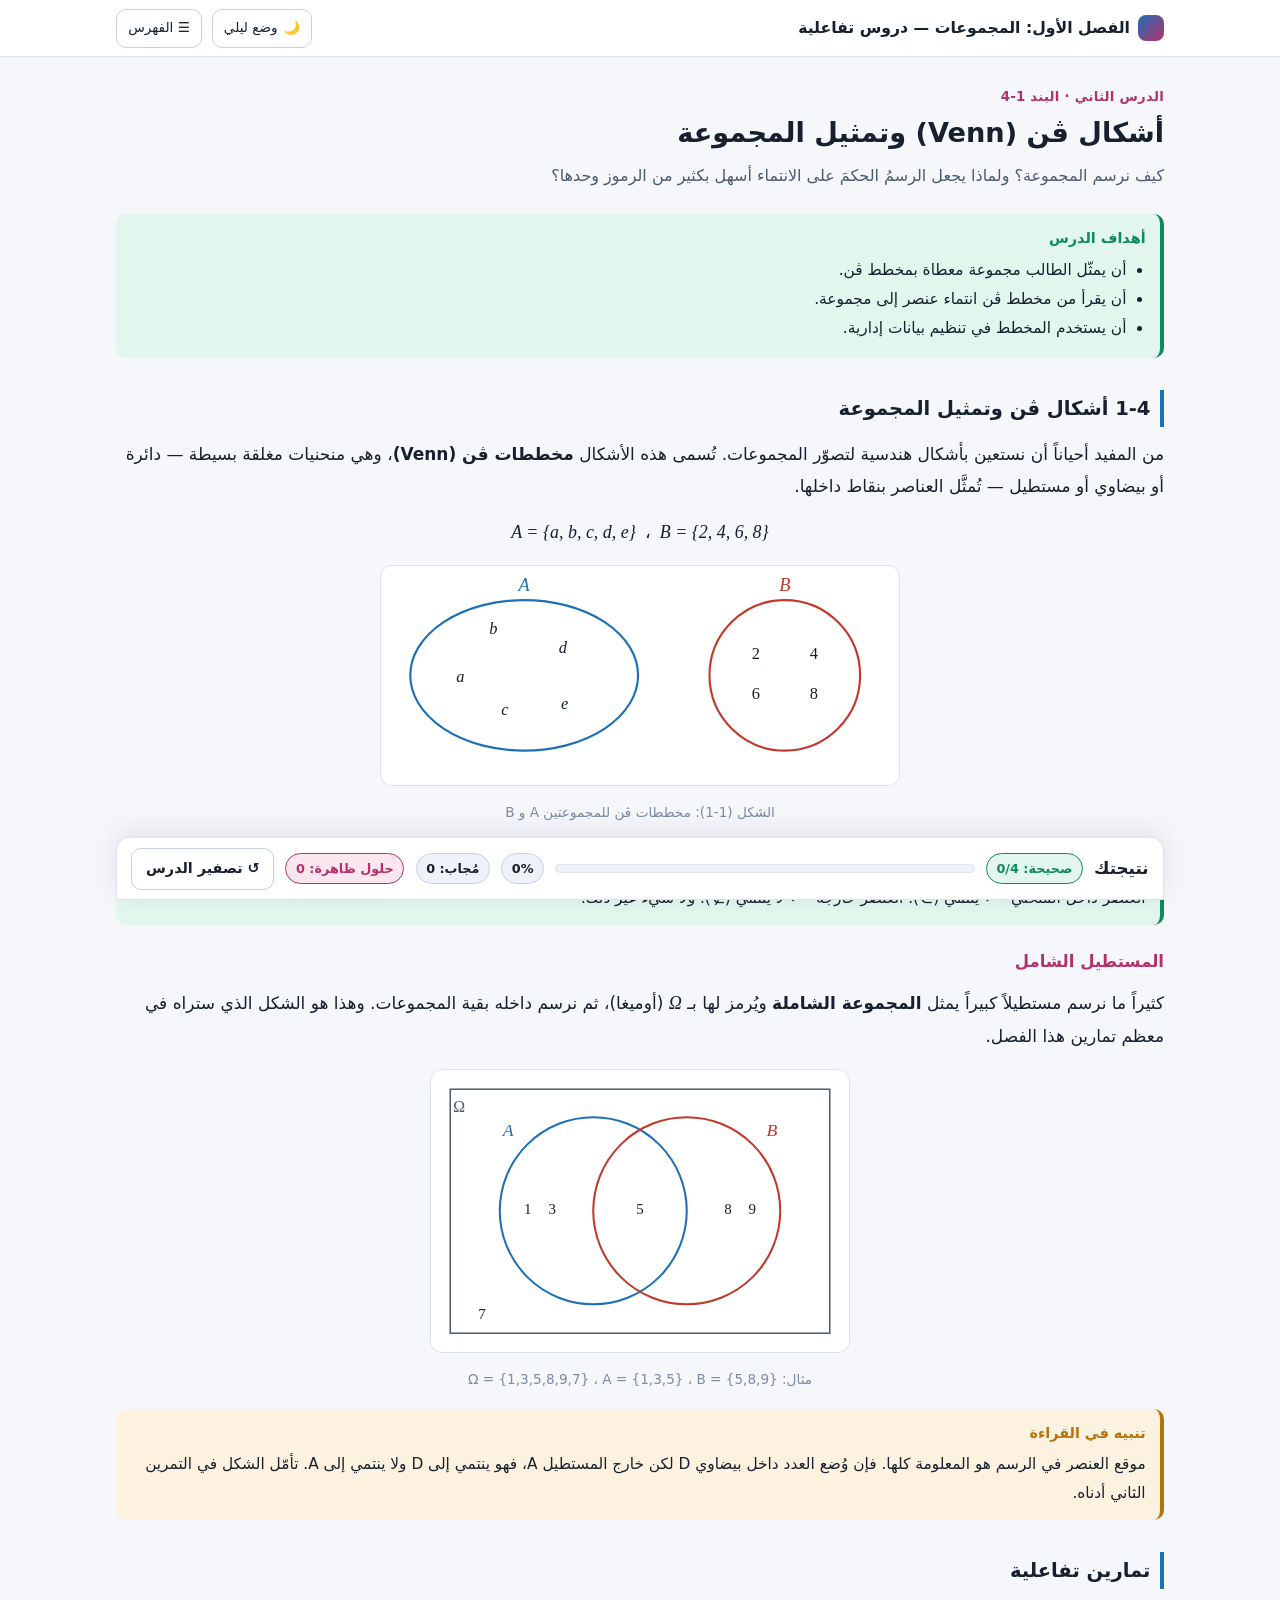
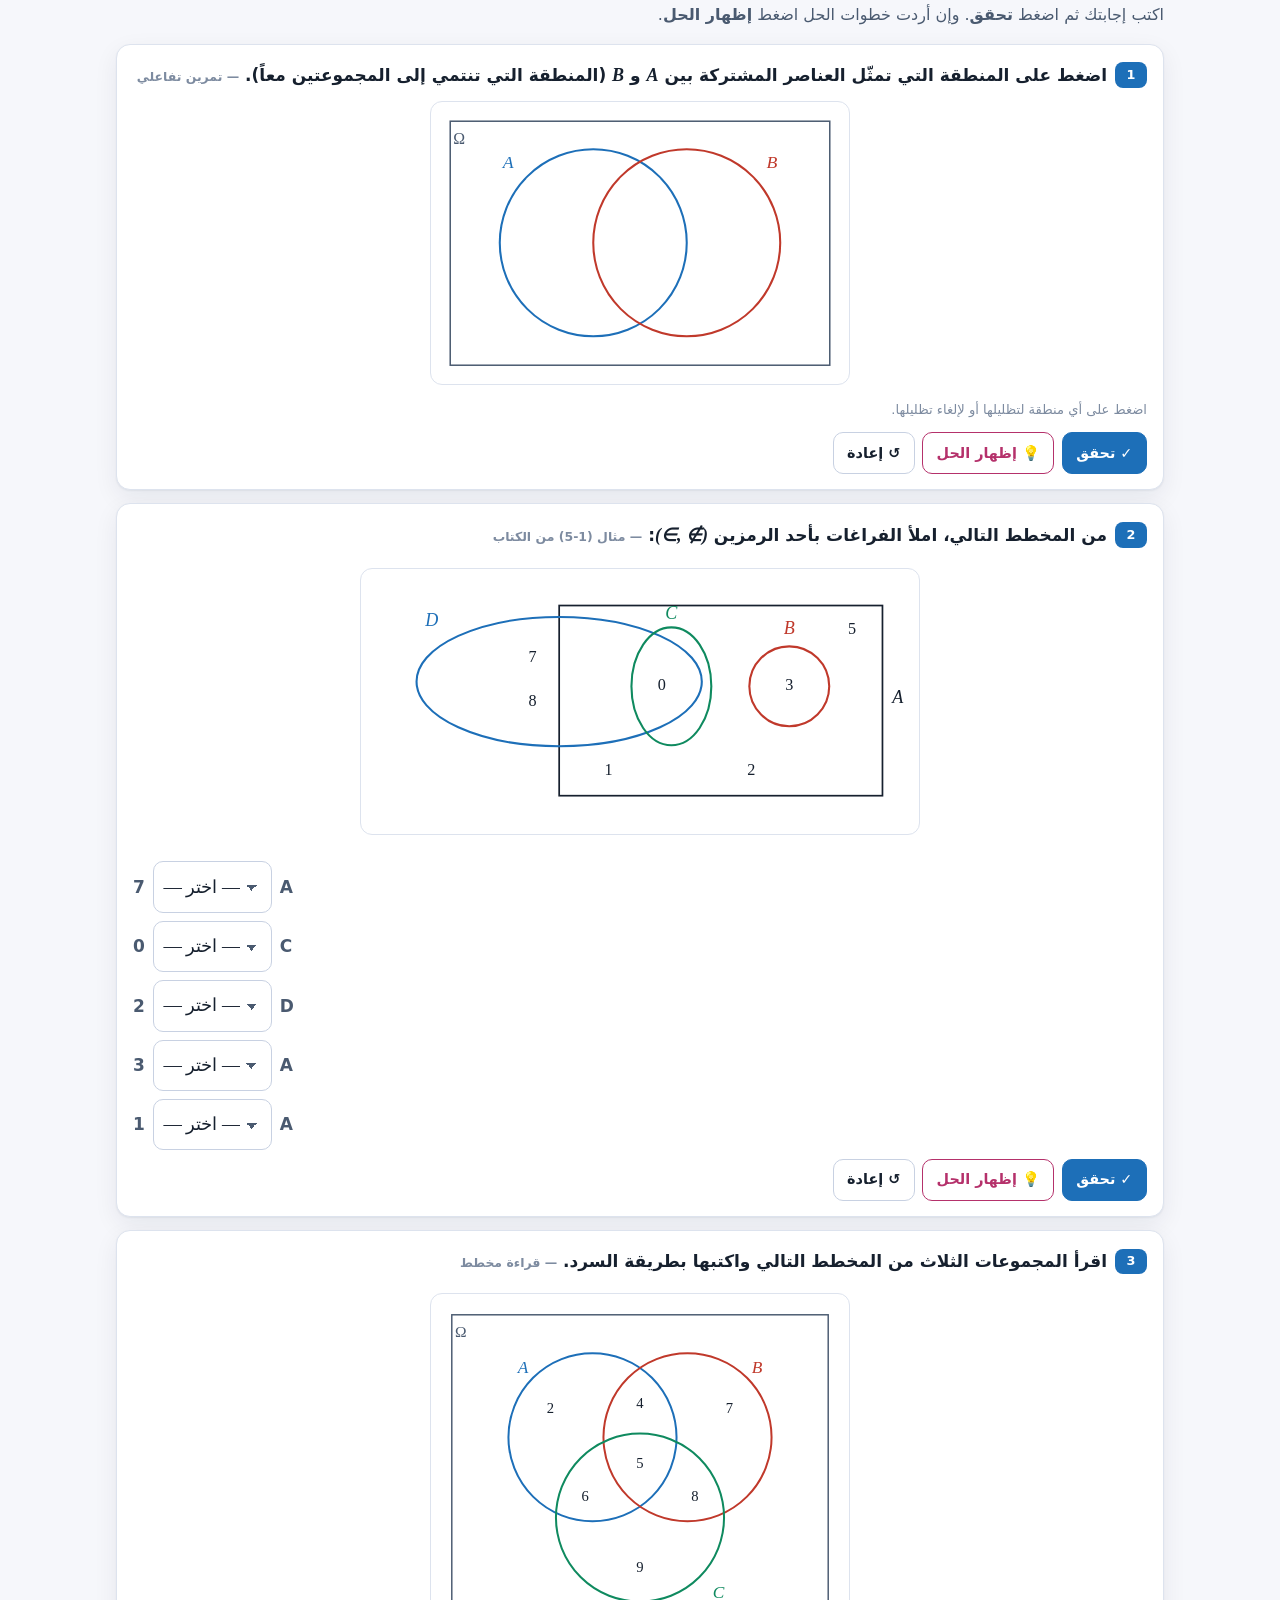
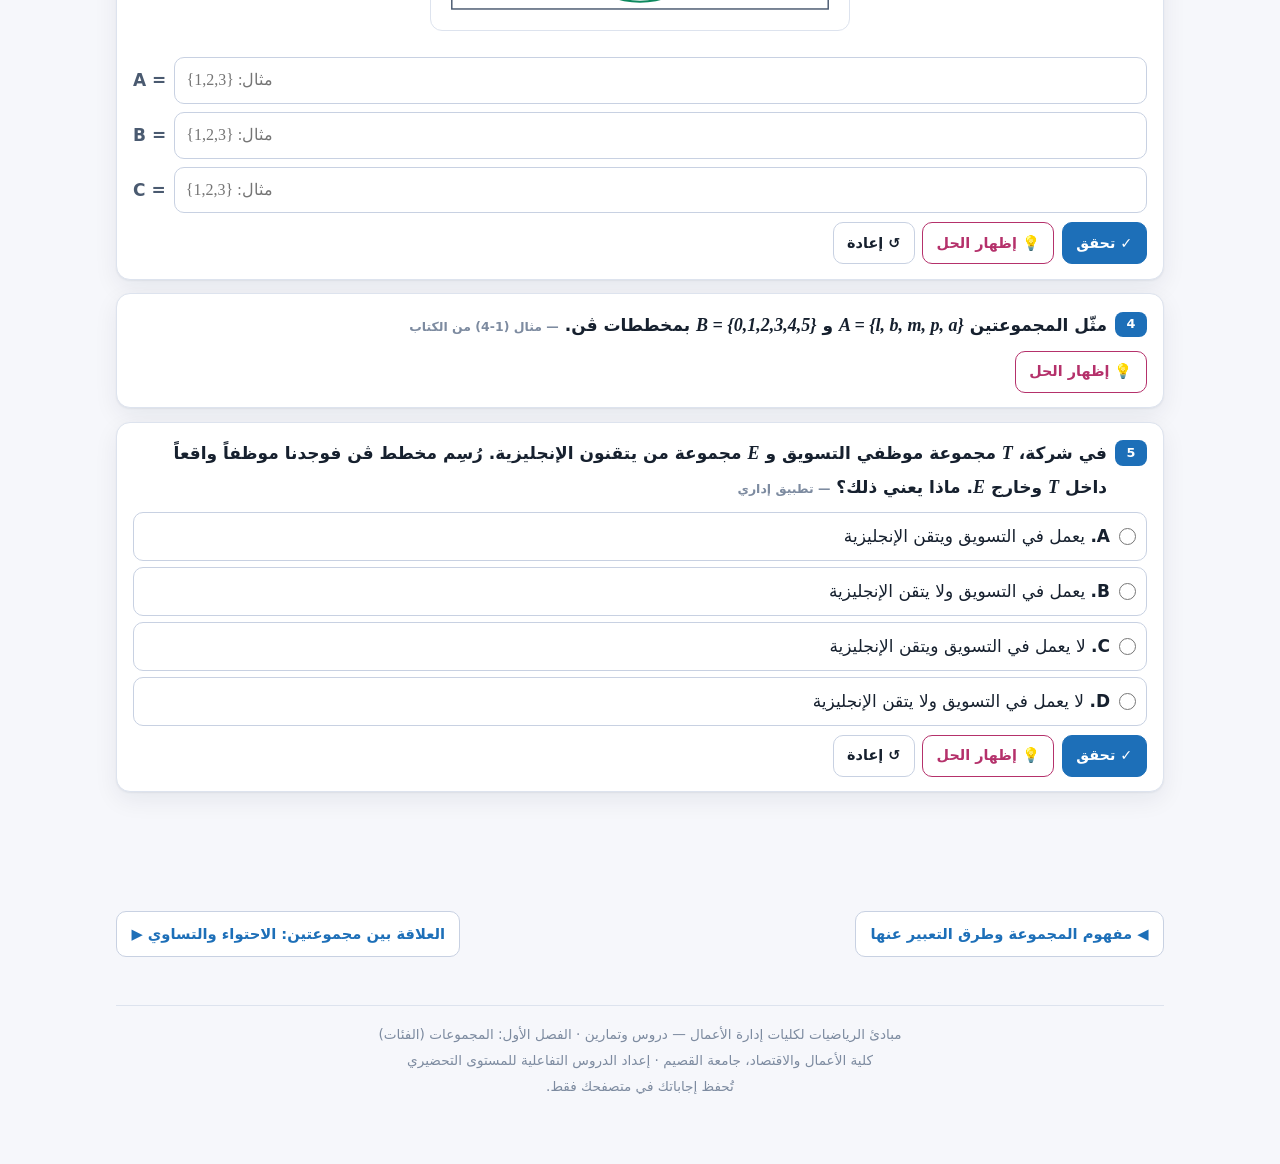
<file: l2.html>
<!doctype html>
<html lang="ar" dir="rtl" data-theme="light">
<head>
<meta charset="utf-8">
<meta name="viewport" content="width=device-width,initial-scale=1,viewport-fit=cover">
<title>أشكال ڤن (Venn) وتمثيل المجموعة | الفصل الأول: المجموعات</title>
<meta name="description" content="كيف نرسم المجموعة؟ ولماذا يجعل الرسمُ الحكمَ على الانتماء أسهل بكثير من الرموز وحدها؟">
<meta name="author" content="كلية الأعمال والاقتصاد - جامعة القصيم">
<link rel="icon" href="data:image/svg+xml,%3Csvg xmlns='http://www.w3.org/2000/svg' viewBox='0 0 64 64'%3E%3Ccircle cx='24' cy='32' r='18' fill='none' stroke='%231d6fb8' stroke-width='5'/%3E%3Ccircle cx='40' cy='32' r='18' fill='none' stroke='%23b5316b' stroke-width='5'/%3E%3C/svg%3E">
<link rel="stylesheet" href="style.css">
<script>
(function(){try{var t=localStorage.getItem('qm1:theme');
if(!t)t=(window.matchMedia&&matchMedia('(prefers-color-scheme: dark)').matches)?'dark':'light';
document.documentElement.setAttribute('data-theme',t);}catch(e){}})();
</script>
</head>
<body>
<header class="topbar"><div class="topbar-in">
  <a class="brandmark" href="index.html"><span class="dot"></span><span>الفصل الأول: المجموعات <span class="full">— دروس تفاعلية</span></span></a>
  <span class="spacer"></span>
  <button class="iconbtn" id="themeBtn">🌙 <span>وضع ليلي</span></button>
  <a class="iconbtn" href="index.html">☰ الفهرس</a>
</div></header>
<main class="wrap">
<div class="page-head"><p class="eyebrow">الدرس الثاني · البند 1-4</p><h1>أشكال ڤن (Venn) وتمثيل المجموعة</h1><p class="lead">كيف نرسم المجموعة؟ ولماذا يجعل الرسمُ الحكمَ على الانتماء أسهل بكثير من الرموز وحدها؟</p></div>
<div class="tip"><span class="tag">أهداف الدرس</span><ul style="margin:.2rem 0;padding-inline-start:1.2rem"><li>أن يمثّل الطالب مجموعة معطاة بمخطط ڤن.</li><li>أن يقرأ من مخطط ڤن انتماء عنصر إلى مجموعة.</li><li>أن يستخدم المخطط في تنظيم بيانات إدارية.</li></ul></div>

<h2>1-4 أشكال ڤن وتمثيل المجموعة</h2>
<p>من المفيد أحياناً أن نستعين بأشكال هندسية لتصوّر المجموعات. تُسمى هذه الأشكال <b>مخططات ڤن (Venn)</b>،
وهي منحنيات مغلقة بسيطة — دائرة أو بيضاوي أو مستطيل — تُمثَّل العناصر بنقاط داخلها.</p>
<div class="mb"><span class="m">A = {a, b, c, d, e}</span>&nbsp;&nbsp;،&nbsp;&nbsp;<span class="m">B = {2, 4, 6, 8}</span></div>
<div class="figure">
<svg class="svgbox" viewBox="0 0 520 210" style="width:100%;max-width:520px" role="img">
  <ellipse cx="140" cy="105" rx="118" ry="78" fill="none" stroke="var(--setA)" stroke-width="2.2"/>
  <text x="140" y="18" font-size="19" font-style="italic" font-family="Cambria Math,serif" fill="var(--setA)" text-anchor="middle">A</text>
  <g font-size="17" font-family="Cambria Math,serif" font-style="italic" fill="var(--fg)" text-anchor="middle">
    <text x="108" y="62">b</text><text x="180" y="82">d</text><text x="74" y="112">a</text>
    <text x="120" y="146">c</text><text x="182" y="140">e</text></g>
  <circle cx="410" cy="105" r="78" fill="none" stroke="var(--setB)" stroke-width="2.2"/>
  <text x="410" y="18" font-size="19" font-style="italic" font-family="Cambria Math,serif" fill="var(--setB)" text-anchor="middle">B</text>
  <g font-size="17" font-family="Cambria Math,serif" fill="var(--fg)" text-anchor="middle">
    <text x="380" y="88">2</text><text x="440" y="88">4</text><text x="380" y="130">6</text><text x="440" y="130">8</text></g>
</svg>
<figcaption>الشكل (1-1): مخططات ڤن للمجموعتين A و B</figcaption>
</div>
<div class="tip"><span class="tag">قاعدة القراءة</span>العنصر داخل المنحني ⟵ ينتمي (<span class="m">∈</span>). العنصر خارجه ⟵ لا ينتمي (<span class="m">∉</span>). ولا شيء غير ذلك.</div>

<h3>المستطيل الشامل</h3>
<p>كثيراً ما نرسم مستطيلاً كبيراً يمثل <b>المجموعة الشاملة</b> ويُرمز لها بـ <span class="m">Ω</span> (أوميغا)،
ثم نرسم داخله بقية المجموعات. وهذا هو الشكل الذي ستراه في معظم تمارين هذا الفصل.</p>
<figure class="figure" data-venn='{"layout": "two", "items": [{"r": "A", "t": "1"}, {"r": "A", "t": "3"}, {"r": "AB", "t": "5"}, {"r": "B", "t": "8"}, {"r": "B", "t": "9"}, {"r": "U", "t": "7"}]}' data-cap="مثال: Ω = {1,3,5,8,9,7} ، A = {1,3,5} ، B = {5,8,9}"></figure>

<div class="note"><span class="tag">تنبيه في القراءة</span>
موقع العنصر في الرسم هو المعلومة كلها. فإن وُضع العدد داخل بيضاوي D لكن خارج المستطيل A،
فهو ينتمي إلى D ولا ينتمي إلى A. تأمّل الشكل في التمرين الثاني أدناه.
</div>

<h2>تمارين تفاعلية</h2>
<p class="lead">اكتب إجابتك ثم اضغط <b>تحقق</b>. وإن أردت خطوات الحل اضغط <b>إظهار الحل</b>.</p>
<div id="qs"></div>
<div id="scorePanel"></div>
<nav class="nav-lr"><a href="l1.html">◀ مفهوم المجموعة وطرق التعبير عنها</a><a href="l3.html">العلاقة بين مجموعتين: الاحتواء والتساوي ▶</a></nav>
<footer class="ft">
مبادئ الرياضيات لكليات إدارة الأعمال — دروس وتمارين · الفصل الأول: المجموعات (الفئات)<br>
كلية الأعمال والاقتصاد، جامعة القصيم · إعداد الدروس التفاعلية للمستوى التحضيري<br>
تُحفظ إجاباتك في متصفحك فقط.
</footer>
</main>
<script src="venn.js"></script>
<script>window.LESSON_ID="l2";</script>
<script src="app.js"></script>
<script>QM.render("qs", [{"id": "l2q1", "no": "1", "type": "shade", "venn": "two", "src": "تمرين تفاعلي", "text": "اضغط على المنطقة التي تمثّل <b>العناصر المشتركة</b> بين <span class=\"m\">A</span> و <span class=\"m\">B</span> (المنطقة التي تنتمي إلى المجموعتين معاً).", "answer": ["AB"], "sol": "المنطقة المشتركة هي منطقة التداخل بين الدائرتين، وسنسميها لاحقاً <b>التقاطع</b> <span class=\"m\">A ∩ B</span>."}, {"id": "l2q2", "no": "2", "type": "fill", "src": "مثال (1-5) من الكتاب", "text": "من المخطط التالي، املأ الفراغات بأحد الرمزين <span class=\"m\">(∈, ∉)</span>:", "figure": "<svg class=\"svgbox\" viewBox=\"0 0 570 262\" style=\"width:100%;max-width:560px\" role=\"img\">\n  <rect x=\"200\" y=\"30\" width=\"340\" height=\"200\" fill=\"none\" stroke=\"var(--fg)\" stroke-width=\"1.8\"/>\n  <text x=\"556\" y=\"132\" font-size=\"19\" font-style=\"italic\" font-family=\"Cambria Math,serif\" fill=\"var(--fg)\" text-anchor=\"middle\">A</text>\n  <ellipse cx=\"200\" cy=\"110\" rx=\"150\" ry=\"68\" fill=\"none\" stroke=\"var(--setA)\" stroke-width=\"2.2\"/>\n  <text x=\"66\" y=\"52\" font-size=\"19\" font-style=\"italic\" font-family=\"Cambria Math,serif\" fill=\"var(--setA)\" text-anchor=\"middle\">D</text>\n  <ellipse cx=\"318\" cy=\"115\" rx=\"42\" ry=\"62\" fill=\"none\" stroke=\"var(--setC)\" stroke-width=\"2.2\"/>\n  <text x=\"318\" y=\"44\" font-size=\"19\" font-style=\"italic\" font-family=\"Cambria Math,serif\" fill=\"var(--setC)\" text-anchor=\"middle\">C</text>\n  <circle cx=\"442\" cy=\"115\" r=\"42\" fill=\"none\" stroke=\"var(--setB)\" stroke-width=\"2.2\"/>\n  <text x=\"442\" y=\"60\" font-size=\"19\" font-style=\"italic\" font-family=\"Cambria Math,serif\" fill=\"var(--setB)\" text-anchor=\"middle\">B</text>\n  <g font-size=\"17\" font-family=\"Cambria Math,serif\" fill=\"var(--fg)\" text-anchor=\"middle\" dominant-baseline=\"middle\">\n    <text x=\"172\" y=\"86\">7</text><text x=\"172\" y=\"132\">8</text>\n    <text x=\"308\" y=\"115\">0</text><text x=\"442\" y=\"115\">3</text>\n    <text x=\"508\" y=\"56\">5</text><text x=\"252\" y=\"204\">1</text><text x=\"402\" y=\"204\">2</text>\n  </g>\n</svg>", "fields": [{"pre": "7", "post": "A", "ltr": true, "options": ["∈", "∉"], "mode": "sym", "answer": "∉"}, {"pre": "0", "post": "C", "ltr": true, "options": ["∈", "∉"], "mode": "sym", "answer": "∈"}, {"pre": "2", "post": "D", "ltr": true, "options": ["∈", "∉"], "mode": "sym", "answer": "∉"}, {"pre": "3", "post": "A", "ltr": true, "options": ["∈", "∉"], "mode": "sym", "answer": "∈"}, {"pre": "1", "post": "A", "ltr": true, "options": ["∈", "∉"], "mode": "sym", "answer": "∈"}], "sol": "<ol><li><span class=\"m\">7 ∉ A</span>: العدد 7 يقع داخل <span class=\"m\">D</span> لكنه <b>خارج</b> المستطيل <span class=\"m\">A</span>.</li><li><span class=\"m\">0 ∈ C</span>: العدد 0 داخل البيضاوي <span class=\"m\">C</span>.</li><li><span class=\"m\">2 ∉ D</span>: العدد 2 داخل <span class=\"m\">A</span> لكنه خارج <span class=\"m\">D</span>.</li><li><span class=\"m\">3 ∈ A</span>: العدد 3 داخل <span class=\"m\">B</span> و <span class=\"m\">B</span> مرسومة داخل <span class=\"m\">A</span>.</li><li><span class=\"m\">1 ∈ A</span>: العدد 1 داخل المستطيل <span class=\"m\">A</span> وإن لم يكن في أي دائرة.</li></ol>"}, {"id": "l2q3", "no": "3", "type": "fill", "src": "قراءة مخطط", "text": "اقرأ المجموعات الثلاث من المخطط التالي واكتبها بطريقة السرد.", "vennFig": {"layout": "three", "items": [{"r": "A", "t": "2"}, {"r": "B", "t": "7"}, {"r": "C", "t": "9"}, {"r": "AB", "t": "4"}, {"r": "AC", "t": "6"}, {"r": "BC", "t": "8"}, {"r": "ABC", "t": "5"}]}, "fields": [{"pre": "A =", "ltr": true, "mode": "set", "answer": ["{2,4,5,6}"]}, {"pre": "B =", "ltr": true, "mode": "set", "answer": ["{7,4,5,8}"]}, {"pre": "C =", "ltr": true, "mode": "set", "answer": ["{9,6,5,8}"]}], "sol": "<p>نجمع كل عنصر يقع داخل حدود كل دائرة، بما في ذلك مناطق التداخل:</p><ol><li><span class=\"m\">A = {2, 4, 5, 6}</span></li><li><span class=\"m\">B = {4, 5, 7, 8}</span></li><li><span class=\"m\">C = {5, 6, 8, 9}</span></li></ol><p>لاحظ أن العنصر 5 ينتمي للثلاث معاً، فهو مذكور في كل مجموعة.</p>"}, {"id": "l2q4", "no": "4", "type": "info", "src": "مثال (1-4) من الكتاب", "text": "مثّل المجموعتين <span class=\"m\">A = {l, b, m, p, a}</span> و <span class=\"m\">B = {0,1,2,3,4,5}</span> بمخططات ڤن.", "sol": "<div class=\"figure\"><svg class=\"svgbox\" viewBox=\"0 0 520 200\" style=\"width:100%;max-width:520px\"><ellipse cx=\"132\" cy=\"100\" rx=\"112\" ry=\"74\" fill=\"none\" stroke=\"var(--setA)\" stroke-width=\"2.2\"/><text x=\"132\" y=\"16\" font-size=\"18\" font-style=\"italic\" font-family=\"Cambria Math,serif\" fill=\"var(--setA)\" text-anchor=\"middle\">A</text><g font-size=\"17\" font-family=\"Cambria Math,serif\" font-style=\"italic\" fill=\"var(--fg)\" text-anchor=\"middle\"><text x=\"76\" y=\"88\">l</text><text x=\"122\" y=\"66\">b</text><text x=\"180\" y=\"92\">m</text><text x=\"98\" y=\"136\">p</text><text x=\"164\" y=\"140\">a</text></g><ellipse cx=\"400\" cy=\"100\" rx=\"104\" ry=\"74\" fill=\"none\" stroke=\"var(--setB)\" stroke-width=\"2.2\"/><text x=\"400\" y=\"16\" font-size=\"18\" font-style=\"italic\" font-family=\"Cambria Math,serif\" fill=\"var(--setB)\" text-anchor=\"middle\">B</text><g font-size=\"17\" font-family=\"Cambria Math,serif\" fill=\"var(--fg)\" text-anchor=\"middle\"><text x=\"348\" y=\"76\">0</text><text x=\"400\" y=\"66\">1</text><text x=\"452\" y=\"80\">2</text><text x=\"356\" y=\"132\">3</text><text x=\"404\" y=\"142\">4</text><text x=\"452\" y=\"126\">5</text></g></svg></div><p>لا يهم شكل المنحني (دائرة أو بيضاوي)، ولا مواضع النقاط داخله؛ المهم أن تكون كل العناصر <b>داخل</b> المنحني، ولا شيء غيرها.</p>"}, {"id": "l2q5", "no": "5", "type": "mcq", "src": "تطبيق إداري", "text": "في شركة، <span class=\"m\">T</span> مجموعة موظفي التسويق و <span class=\"m\">E</span> مجموعة من يتقنون الإنجليزية. رُسِم مخطط ڤن فوجدنا موظفاً واقعاً داخل <span class=\"m\">T</span> وخارج <span class=\"m\">E</span>. ماذا يعني ذلك؟", "options": ["يعمل في التسويق ويتقن الإنجليزية", "يعمل في التسويق ولا يتقن الإنجليزية", "لا يعمل في التسويق ويتقن الإنجليزية", "لا يعمل في التسويق ولا يتقن الإنجليزية"], "answer": 1, "sol": "داخل <span class=\"m\">T</span> يعني <span class=\"m\">∈ T</span> (يعمل في التسويق)، وخارج <span class=\"m\">E</span> يعني <span class=\"m\">∉ E</span> (لا يتقن الإنجليزية)."}]); QM.start();</script>
</body>
</html>
</file>
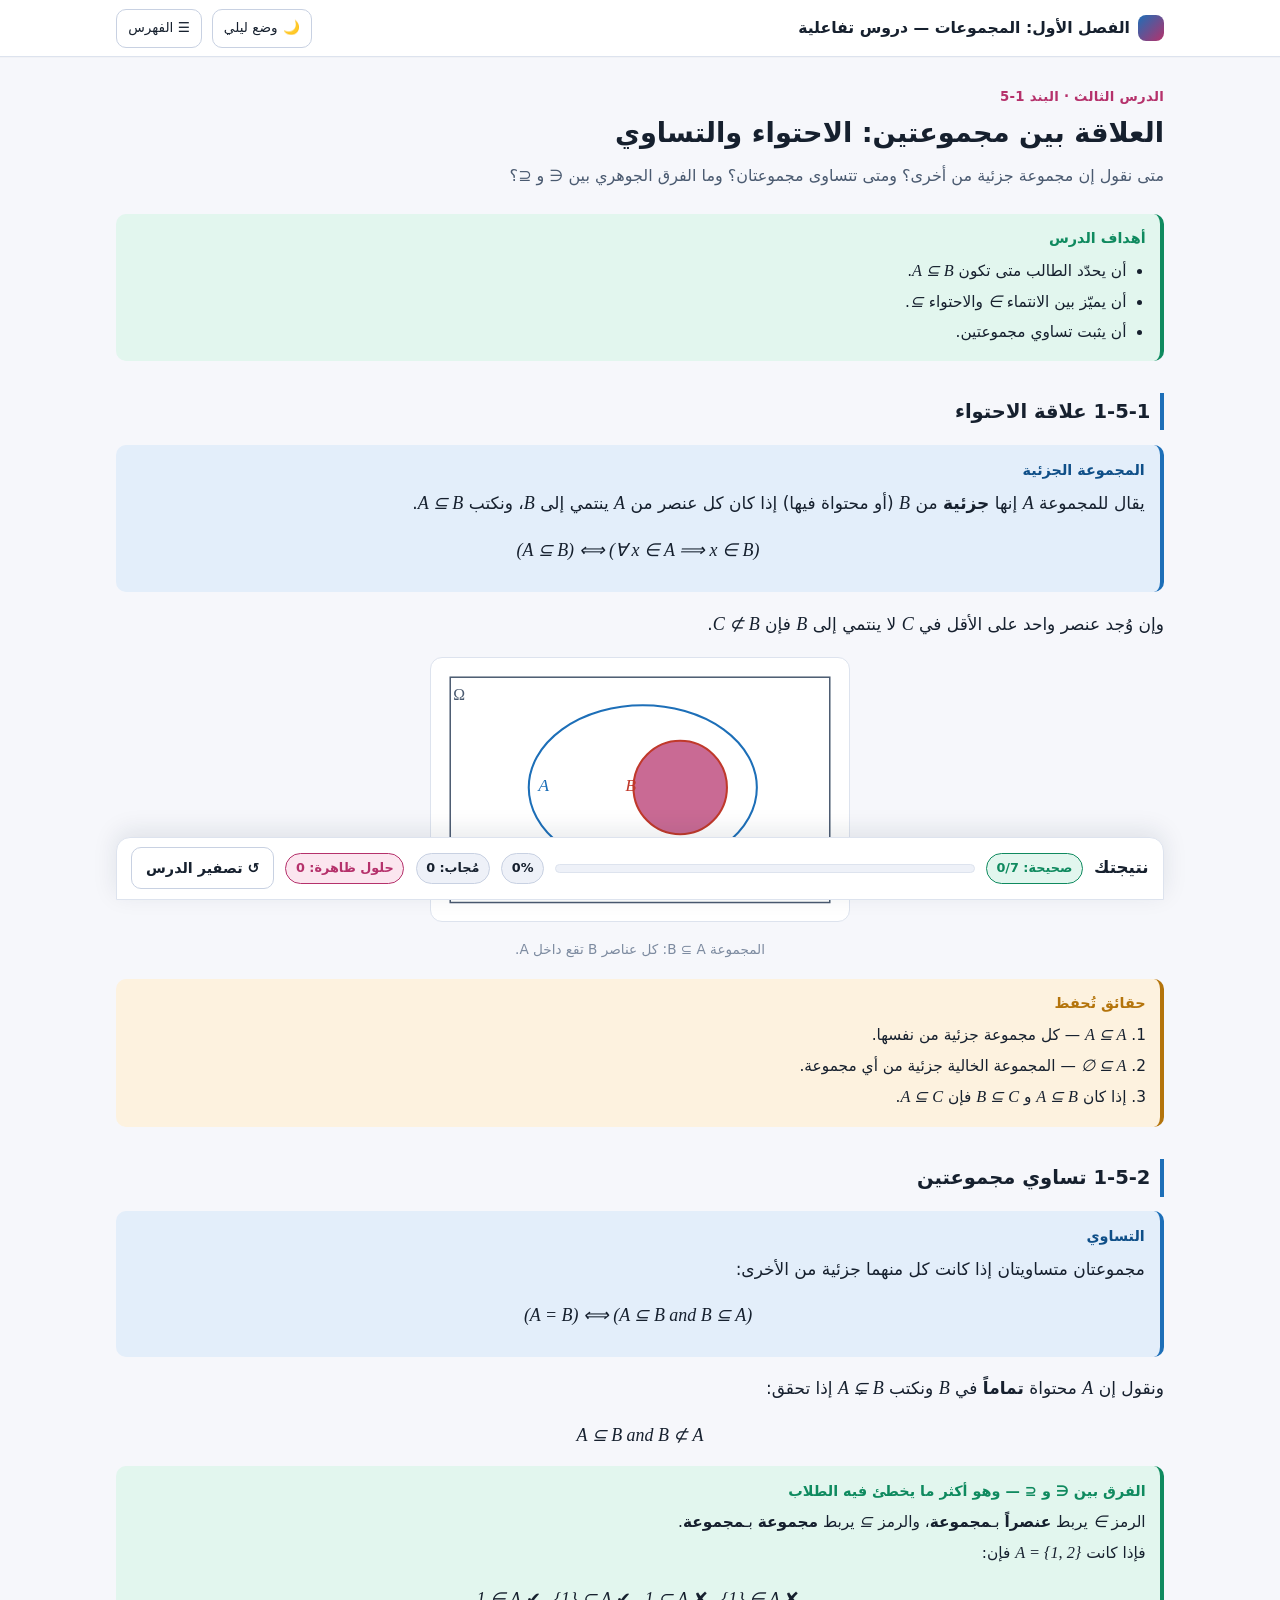
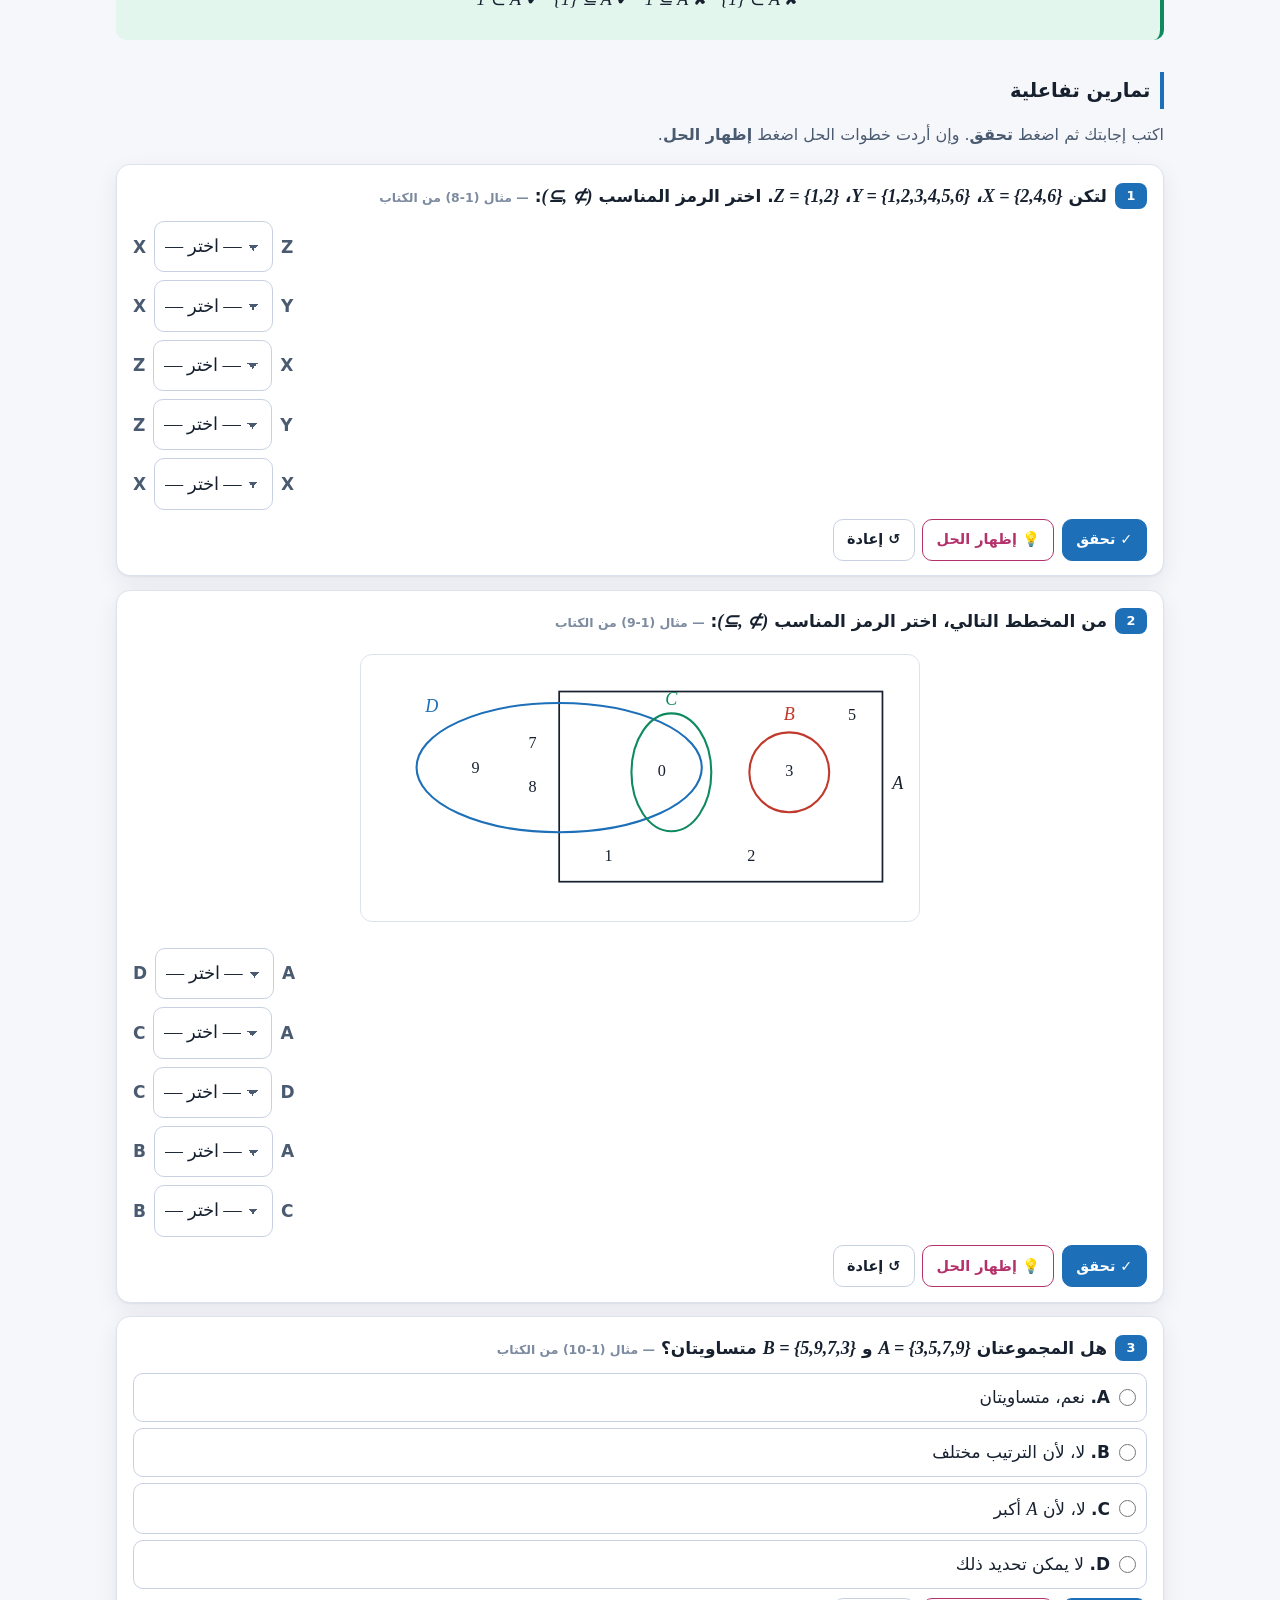
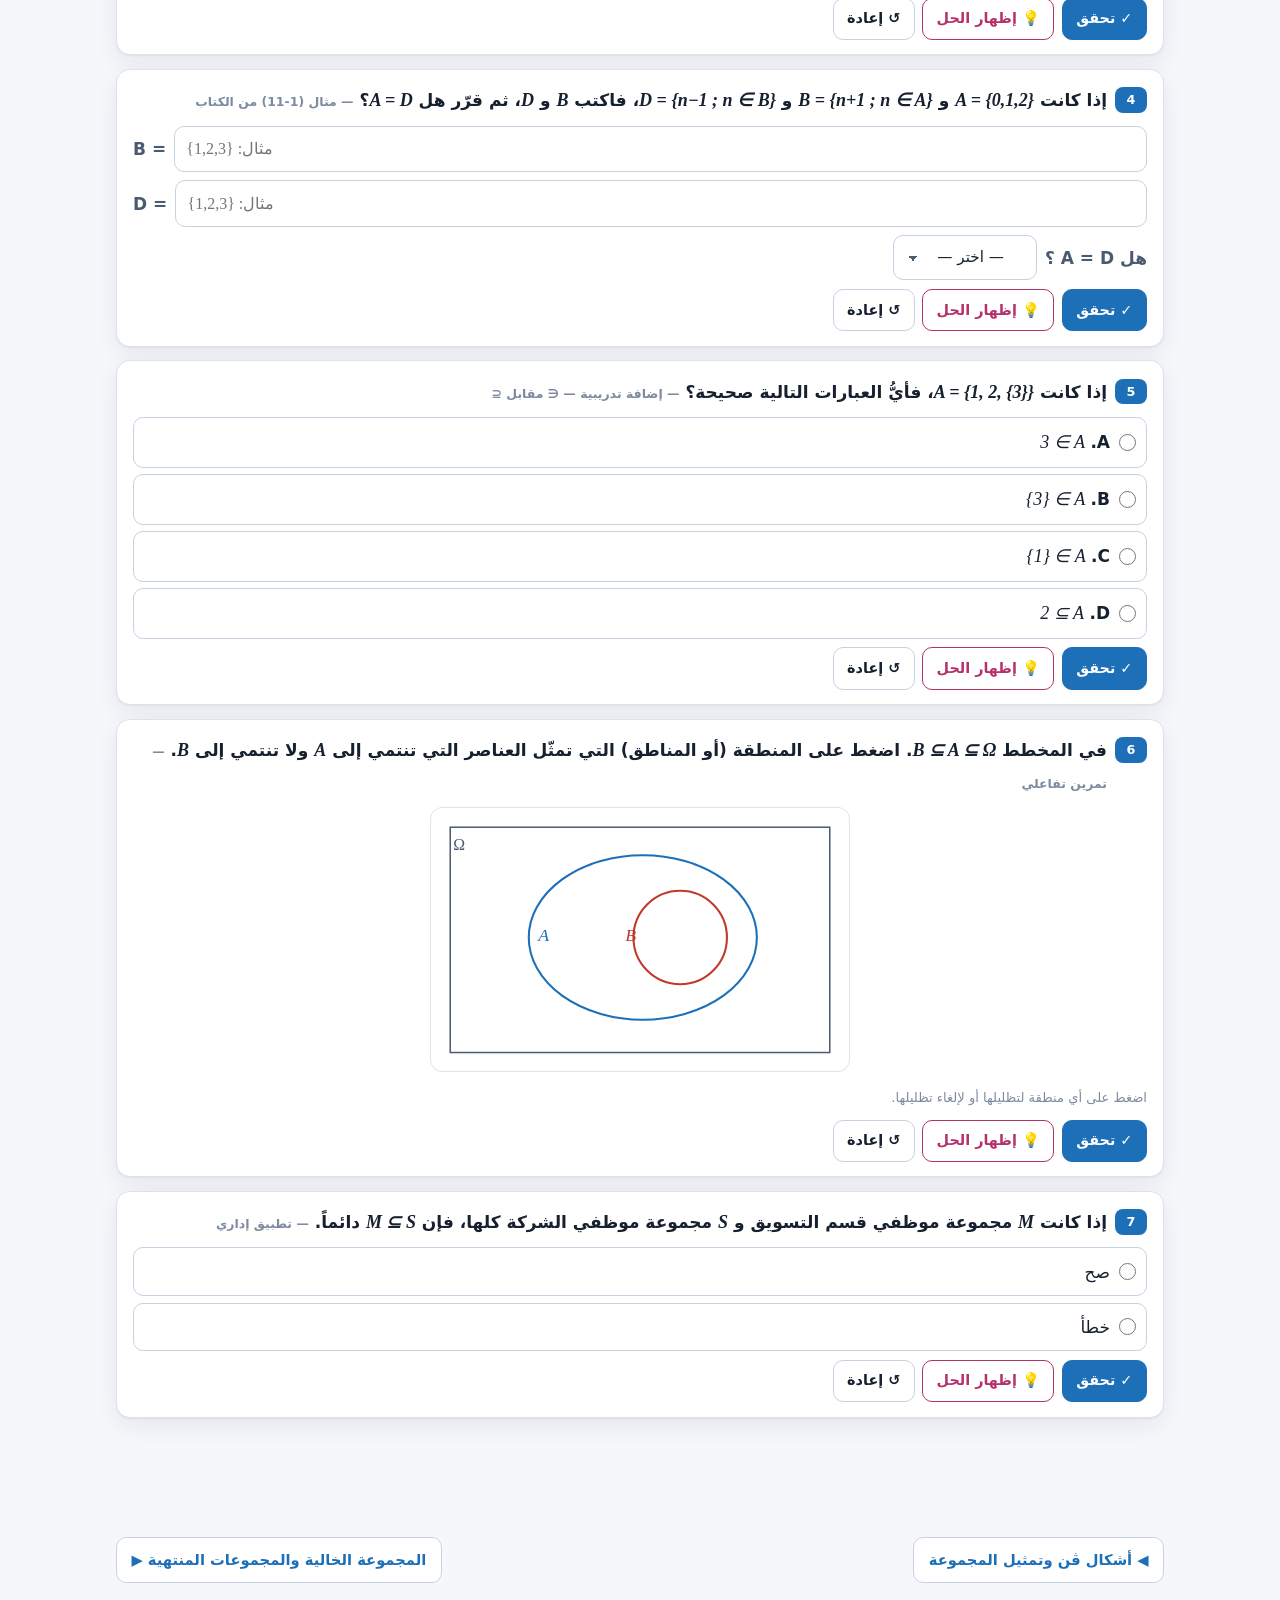
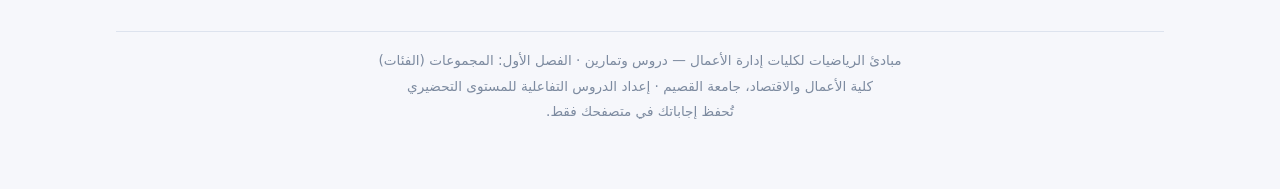
<file: l3.html>
<!doctype html>
<html lang="ar" dir="rtl" data-theme="light">
<head>
<meta charset="utf-8">
<meta name="viewport" content="width=device-width,initial-scale=1,viewport-fit=cover">
<title>العلاقة بين مجموعتين: الاحتواء والتساوي | الفصل الأول: المجموعات</title>
<meta name="description" content="متى نقول إن مجموعة جزئية من أخرى؟ ومتى تتساوى مجموعتان؟ وما الفرق الجوهري بين ∈ و ⊆؟">
<meta name="author" content="كلية الأعمال والاقتصاد - جامعة القصيم">
<link rel="icon" href="data:image/svg+xml,%3Csvg xmlns='http://www.w3.org/2000/svg' viewBox='0 0 64 64'%3E%3Ccircle cx='24' cy='32' r='18' fill='none' stroke='%231d6fb8' stroke-width='5'/%3E%3Ccircle cx='40' cy='32' r='18' fill='none' stroke='%23b5316b' stroke-width='5'/%3E%3C/svg%3E">
<link rel="stylesheet" href="style.css">
<script>
(function(){try{var t=localStorage.getItem('qm1:theme');
if(!t)t=(window.matchMedia&&matchMedia('(prefers-color-scheme: dark)').matches)?'dark':'light';
document.documentElement.setAttribute('data-theme',t);}catch(e){}})();
</script>
</head>
<body>
<header class="topbar"><div class="topbar-in">
  <a class="brandmark" href="index.html"><span class="dot"></span><span>الفصل الأول: المجموعات <span class="full">— دروس تفاعلية</span></span></a>
  <span class="spacer"></span>
  <button class="iconbtn" id="themeBtn">🌙 <span>وضع ليلي</span></button>
  <a class="iconbtn" href="index.html">☰ الفهرس</a>
</div></header>
<main class="wrap">
<div class="page-head"><p class="eyebrow">الدرس الثالث · البند 1-5</p><h1>العلاقة بين مجموعتين: الاحتواء والتساوي</h1><p class="lead">متى نقول إن مجموعة جزئية من أخرى؟ ومتى تتساوى مجموعتان؟ وما الفرق الجوهري بين ∈ و ⊆؟</p></div>
<div class="tip"><span class="tag">أهداف الدرس</span><ul style="margin:.2rem 0;padding-inline-start:1.2rem"><li>أن يحدّد الطالب متى تكون <span class="m">A ⊆ B</span>.</li><li>أن يميّز بين الانتماء <span class="m">∈</span> والاحتواء <span class="m">⊆</span>.</li><li>أن يثبت تساوي مجموعتين.</li></ul></div>

<h2>1-5-1 علاقة الاحتواء</h2>
<div class="def"><span class="tag">المجموعة الجزئية</span>يقال للمجموعة <span class="m">A</span> إنها <b>جزئية</b> من <span class="m">B</span> (أو محتواة فيها) إذا كان كل عنصر من <span class="m">A</span> ينتمي إلى <span class="m">B</span>، ونكتب <span class="m">A ⊆ B</span>.<div class="mb"><span class="m">(A ⊆ B) ⟺ (∀ x ∈ A ⟹ x ∈ B)</span></div></div>
<p>وإن وُجد عنصر واحد على الأقل في <span class="m">C</span> لا ينتمي إلى <span class="m">B</span> فإن <span class="m">C ⊄ B</span>.</p>
<figure class="figure" data-venn='{"layout": "nested", "shade": ["AB"], "items": []}' data-cap="المجموعة B ⊆ A: كل عناصر B تقع داخل A."></figure>
<div class="note"><span class="tag">حقائق تُحفظ</span><ol style="margin:.2rem 0;padding-inline-start:1.2rem"><li><span class="m">A ⊆ A</span> — كل مجموعة جزئية من نفسها.</li><li><span class="m">∅ ⊆ A</span> — المجموعة الخالية جزئية من أي مجموعة.</li><li>إذا كان <span class="m">A ⊆ B</span> و <span class="m">B ⊆ C</span> فإن <span class="m">A ⊆ C</span>.</li></ol></div>

<h2>1-5-2 تساوي مجموعتين</h2>
<div class="def"><span class="tag">التساوي</span>مجموعتان متساويتان إذا كانت كل منهما جزئية من الأخرى:<div class="mb"><span class="m">(A = B) ⟺ (A ⊆ B and B ⊆ A)</span></div></div>
<p>ونقول إن <span class="m">A</span> محتواة <b>تماماً</b> في <span class="m">B</span> ونكتب <span class="m">A ⊊ B</span> إذا تحقق:</p>
<div class="mb"><span class="m">A ⊆ B and B ⊄ A</span></div>

<div class="tip"><span class="tag">الفرق بين ∈ و ⊆ — وهو أكثر ما يخطئ فيه الطلاب</span>الرمز <span class="m">∈</span> يربط <b>عنصراً</b> بـ<b>مجموعة</b>، والرمز <span class="m">⊆</span> يربط <b>مجموعة</b> بـ<b>مجموعة</b>.<br>فإذا كانت <span class="m">A = {1, 2}</span> فإن:<div class="mb"><span class="m">1 ∈ A</span>&nbsp;✔&nbsp;&nbsp;&nbsp;<span class="m">{1} ⊆ A</span>&nbsp;✔&nbsp;&nbsp;&nbsp;<span class="m">1 ⊆ A</span>&nbsp;✘&nbsp;&nbsp;&nbsp;<span class="m">{1} ∈ A</span>&nbsp;✘</div></div>

<h2>تمارين تفاعلية</h2>
<p class="lead">اكتب إجابتك ثم اضغط <b>تحقق</b>. وإن أردت خطوات الحل اضغط <b>إظهار الحل</b>.</p>
<div id="qs"></div>
<div id="scorePanel"></div>
<nav class="nav-lr"><a href="l2.html">◀ أشكال ڤن وتمثيل المجموعة</a><a href="l4.html">المجموعة الخالية والمجموعات المنتهية ▶</a></nav>
<footer class="ft">
مبادئ الرياضيات لكليات إدارة الأعمال — دروس وتمارين · الفصل الأول: المجموعات (الفئات)<br>
كلية الأعمال والاقتصاد، جامعة القصيم · إعداد الدروس التفاعلية للمستوى التحضيري<br>
تُحفظ إجاباتك في متصفحك فقط.
</footer>
</main>
<script src="venn.js"></script>
<script>window.LESSON_ID="l3";</script>
<script src="app.js"></script>
<script>QM.render("qs", [{"id": "l3q1", "no": "1", "type": "fill", "src": "مثال (1-8) من الكتاب", "text": "لتكن <span class=\"m\">X = {2,4,6}</span>، <span class=\"m\">Y = {1,2,3,4,5,6}</span>، <span class=\"m\">Z = {1,2}</span>. اختر الرمز المناسب <span class=\"m\">(⊆, ⊄)</span>:", "fields": [{"pre": "X", "post": "Z", "ltr": true, "options": ["⊆", "⊄"], "mode": "sym", "answer": "⊄"}, {"pre": "X", "post": "Y", "ltr": true, "options": ["⊆", "⊄"], "mode": "sym", "answer": "⊆"}, {"pre": "Z", "post": "X", "ltr": true, "options": ["⊆", "⊄"], "mode": "sym", "answer": "⊄"}, {"pre": "Z", "post": "Y", "ltr": true, "options": ["⊆", "⊄"], "mode": "sym", "answer": "⊆"}, {"pre": "X", "post": "X", "ltr": true, "options": ["⊆", "⊄"], "mode": "sym", "answer": "⊆"}], "sol": "<ol><li><span class=\"m\">X ⊄ Z</span>: العنصر 4 في <span class=\"m\">X</span> وليس في <span class=\"m\">Z</span>.</li><li><span class=\"m\">X ⊆ Y</span>: العناصر 2، 4، 6 كلها موجودة في <span class=\"m\">Y</span>.</li><li><span class=\"m\">Z ⊄ X</span>: العنصر 1 في <span class=\"m\">Z</span> وليس في <span class=\"m\">X</span>.</li><li><span class=\"m\">Z ⊆ Y</span>: العنصران 1، 2 موجودان في <span class=\"m\">Y</span>.</li><li><span class=\"m\">X ⊆ X</span>: كل مجموعة جزئية من نفسها.</li></ol>"}, {"id": "l3q2", "no": "2", "type": "fill", "src": "مثال (1-9) من الكتاب", "text": "من المخطط التالي، اختر الرمز المناسب <span class=\"m\">(⊆, ⊄)</span>:", "figure": "<svg class=\"svgbox\" viewBox=\"0 0 570 262\" style=\"width:100%;max-width:560px\" role=\"img\">\n  <rect x=\"200\" y=\"30\" width=\"340\" height=\"200\" fill=\"none\" stroke=\"var(--fg)\" stroke-width=\"1.8\"/>\n  <text x=\"556\" y=\"132\" font-size=\"19\" font-style=\"italic\" font-family=\"Cambria Math,serif\" fill=\"var(--fg)\" text-anchor=\"middle\">A</text>\n  <ellipse cx=\"200\" cy=\"110\" rx=\"150\" ry=\"68\" fill=\"none\" stroke=\"var(--setA)\" stroke-width=\"2.2\"/>\n  <text x=\"66\" y=\"52\" font-size=\"19\" font-style=\"italic\" font-family=\"Cambria Math,serif\" fill=\"var(--setA)\" text-anchor=\"middle\">D</text>\n  <ellipse cx=\"318\" cy=\"115\" rx=\"42\" ry=\"62\" fill=\"none\" stroke=\"var(--setC)\" stroke-width=\"2.2\"/>\n  <text x=\"318\" y=\"44\" font-size=\"19\" font-style=\"italic\" font-family=\"Cambria Math,serif\" fill=\"var(--setC)\" text-anchor=\"middle\">C</text>\n  <circle cx=\"442\" cy=\"115\" r=\"42\" fill=\"none\" stroke=\"var(--setB)\" stroke-width=\"2.2\"/>\n  <text x=\"442\" y=\"60\" font-size=\"19\" font-style=\"italic\" font-family=\"Cambria Math,serif\" fill=\"var(--setB)\" text-anchor=\"middle\">B</text>\n  <g font-size=\"17\" font-family=\"Cambria Math,serif\" fill=\"var(--fg)\" text-anchor=\"middle\" dominant-baseline=\"middle\">\n    <text x=\"172\" y=\"86\">7</text><text x=\"172\" y=\"132\">8</text><text x=\"112\" y=\"112\" font-size=\"17\" font-family=\"Cambria Math,serif\" fill=\"var(--fg)\" text-anchor=\"middle\" dominant-baseline=\"middle\">9</text>\n    <text x=\"308\" y=\"115\">0</text><text x=\"442\" y=\"115\">3</text>\n    <text x=\"508\" y=\"56\">5</text><text x=\"252\" y=\"204\">1</text><text x=\"402\" y=\"204\">2</text>\n  </g>\n</svg>", "fields": [{"pre": "D", "post": "A", "ltr": true, "options": ["⊆", "⊄"], "mode": "sym", "answer": "⊄"}, {"pre": "C", "post": "A", "ltr": true, "options": ["⊆", "⊄"], "mode": "sym", "answer": "⊆"}, {"pre": "C", "post": "D", "ltr": true, "options": ["⊆", "⊄"], "mode": "sym", "answer": "⊆"}, {"pre": "B", "post": "A", "ltr": true, "options": ["⊆", "⊄"], "mode": "sym", "answer": "⊆"}, {"pre": "B", "post": "C", "ltr": true, "options": ["⊆", "⊄"], "mode": "sym", "answer": "⊄"}], "sol": "<ol><li><span class=\"m\">D ⊄ A</span>: العناصر 7، 8، 9 داخل <span class=\"m\">D</span> وخارج المستطيل <span class=\"m\">A</span>.</li><li><span class=\"m\">C ⊆ A</span>: كل ما في <span class=\"m\">C</span> (وهو 0) داخل <span class=\"m\">A</span>.</li><li><span class=\"m\">C ⊆ D</span>: العنصر 0 يقع في منطقة تداخل <span class=\"m\">C</span> مع <span class=\"m\">D</span>.</li><li><span class=\"m\">B ⊆ A</span>: دائرة <span class=\"m\">B</span> مرسومة كاملة داخل المستطيل <span class=\"m\">A</span>.</li><li><span class=\"m\">B ⊄ C</span>: العنصر 3 في <span class=\"m\">B</span> وليس في <span class=\"m\">C</span>.</li></ol>"}, {"id": "l3q3", "no": "3", "type": "mcq", "src": "مثال (1-10) من الكتاب", "text": "هل المجموعتان <span class=\"m\">A = {3,5,7,9}</span> و <span class=\"m\">B = {5,9,7,3}</span> متساويتان؟", "options": ["نعم، متساويتان", "لا، لأن الترتيب مختلف", "لا، لأن <span class=\"m\">A</span> أكبر", "لا يمكن تحديد ذلك"], "answer": 0, "sol": "كل عنصر في <span class=\"m\">A</span> موجود في <span class=\"m\">B</span> فـ <span class=\"m\">A ⊆ B</span>، وكل عنصر في <span class=\"m\">B</span> موجود في <span class=\"m\">A</span> فـ <span class=\"m\">B ⊆ A</span>.<br>إذن <span class=\"m\">A = B</span>. الترتيب لا يؤثر على تساوي المجموعات."}, {"id": "l3q4", "no": "4", "type": "fill", "src": "مثال (1-11) من الكتاب", "text": "إذا كانت <span class=\"m\">A = {0,1,2}</span> و <span class=\"m\">B = {n+1 ; n ∈ A}</span> و <span class=\"m\">D = {n−1 ; n ∈ B}</span>، فاكتب <span class=\"m\">B</span> و <span class=\"m\">D</span>، ثم قرّر هل <span class=\"m\">A = D</span>؟", "fields": [{"pre": "B =", "ltr": true, "mode": "set", "answer": ["{1,2,3}"]}, {"pre": "D =", "ltr": true, "mode": "set", "answer": ["{0,1,2}"]}, {"pre": "هل A = D ؟", "options": ["نعم", "لا"], "mode": "text", "answer": "نعم"}], "sol": "<ol><li><span class=\"m\">B = {0+1, 1+1, 2+1} = {1,2,3}</span></li><li><span class=\"m\">D = {1−1, 2−1, 3−1} = {0,1,2}</span></li><li><span class=\"m\">D</span> تحوي العناصر نفسها التي في <span class=\"m\">A</span>، فـ <span class=\"m\">A ⊆ D</span> و <span class=\"m\">D ⊆ A</span>، إذن <b><span class=\"m\">A = D</span></b>.</li></ol>"}, {"id": "l3q5", "no": "5", "type": "mcq", "src": "إضافة تدريبية — ∈ مقابل ⊆", "text": "إذا كانت <span class=\"m\">A = {1, 2, {3}}</span>، فأيُّ العبارات التالية <b>صحيحة</b>؟", "options": ["<span class=\"m\">3 ∈ A</span>", "<span class=\"m\">{3} ∈ A</span>", "<span class=\"m\">{1} ∈ A</span>", "<span class=\"m\">2 ⊆ A</span>"], "answer": 1, "sol": "عناصر <span class=\"m\">A</span> ثلاثة: العدد 1، العدد 2، و<b>المجموعة</b> <span class=\"m\">{3}</span>.<ul><li><span class=\"m\">3 ∈ A</span> خطأ: العنصر هو <span class=\"m\">{3}</span> وليس 3.</li><li><span class=\"m\">{3} ∈ A</span> ✔ صحيح.</li><li><span class=\"m\">{1} ∈ A</span> خطأ؛ الصحيح <span class=\"m\">{1} ⊆ A</span>.</li><li><span class=\"m\">2 ⊆ A</span> خطأ؛ 2 عنصر لا مجموعة، والصحيح <span class=\"m\">2 ∈ A</span>.</li></ul>"}, {"id": "l3q6", "no": "6", "type": "shade", "venn": "nested", "src": "تمرين تفاعلي", "text": "في المخطط <span class=\"m\">B ⊆ A ⊆ Ω</span>. اضغط على المنطقة (أو المناطق) التي تمثّل العناصر التي تنتمي إلى <span class=\"m\">A</span> <b>ولا</b> تنتمي إلى <span class=\"m\">B</span>.", "answer": ["A"], "sol": "هي المنطقة الواقعة داخل <span class=\"m\">A</span> وخارج <span class=\"m\">B</span>، وسنرمز لها لاحقاً بـ <span class=\"m\">A \\ B</span>."}, {"id": "l3q7", "no": "7", "type": "tf", "src": "تطبيق إداري", "text": "إذا كانت <span class=\"m\">M</span> مجموعة موظفي قسم التسويق و <span class=\"m\">S</span> مجموعة موظفي الشركة كلها، فإن <span class=\"m\">M ⊆ S</span> دائماً.", "answer": 0, "sol": "صحيح. كل موظف في قسم التسويق هو بالضرورة موظف في الشركة، وهذا هو تعريف الاحتواء بالضبط.<br>ولاحظ أن العكس <span class=\"m\">S ⊆ M</span> لا يصح إلا إذا كانت الشركة كلها قسم تسويق."}]); QM.start();</script>
</body>
</html>
</file>
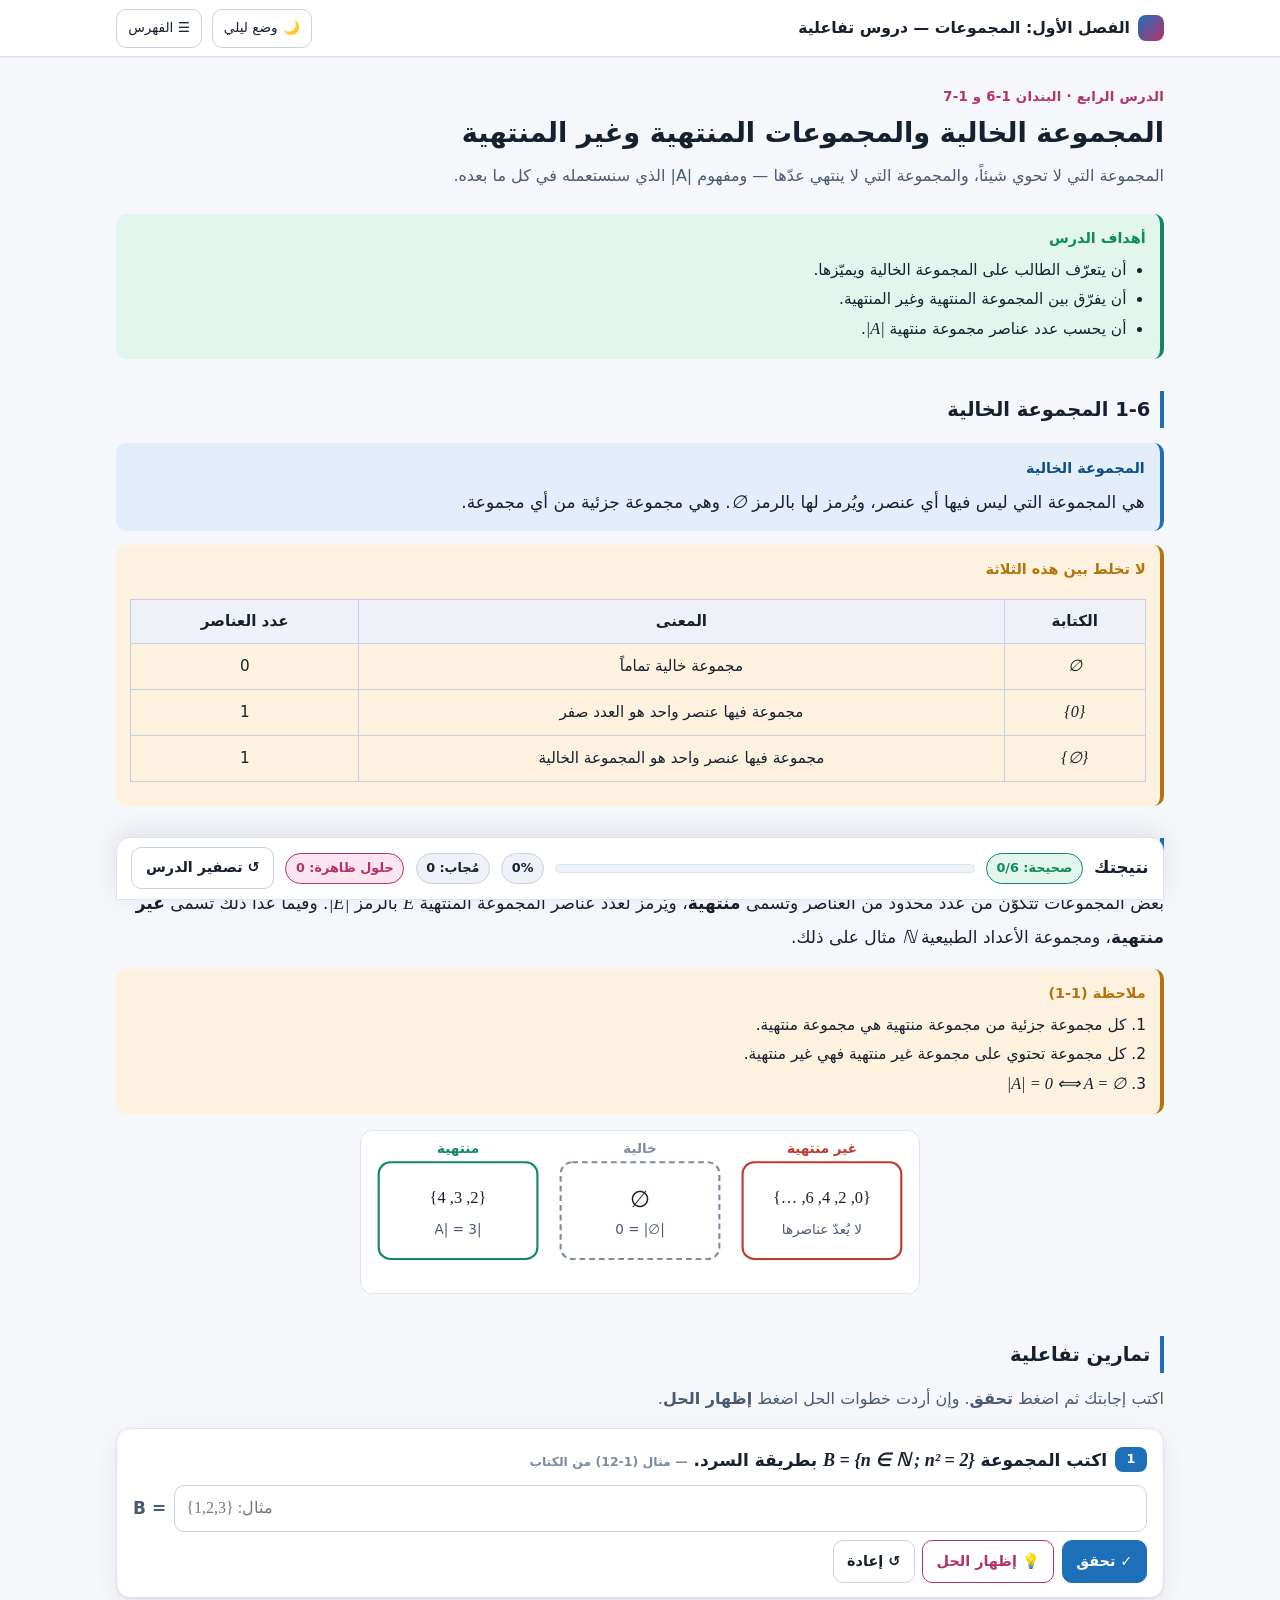
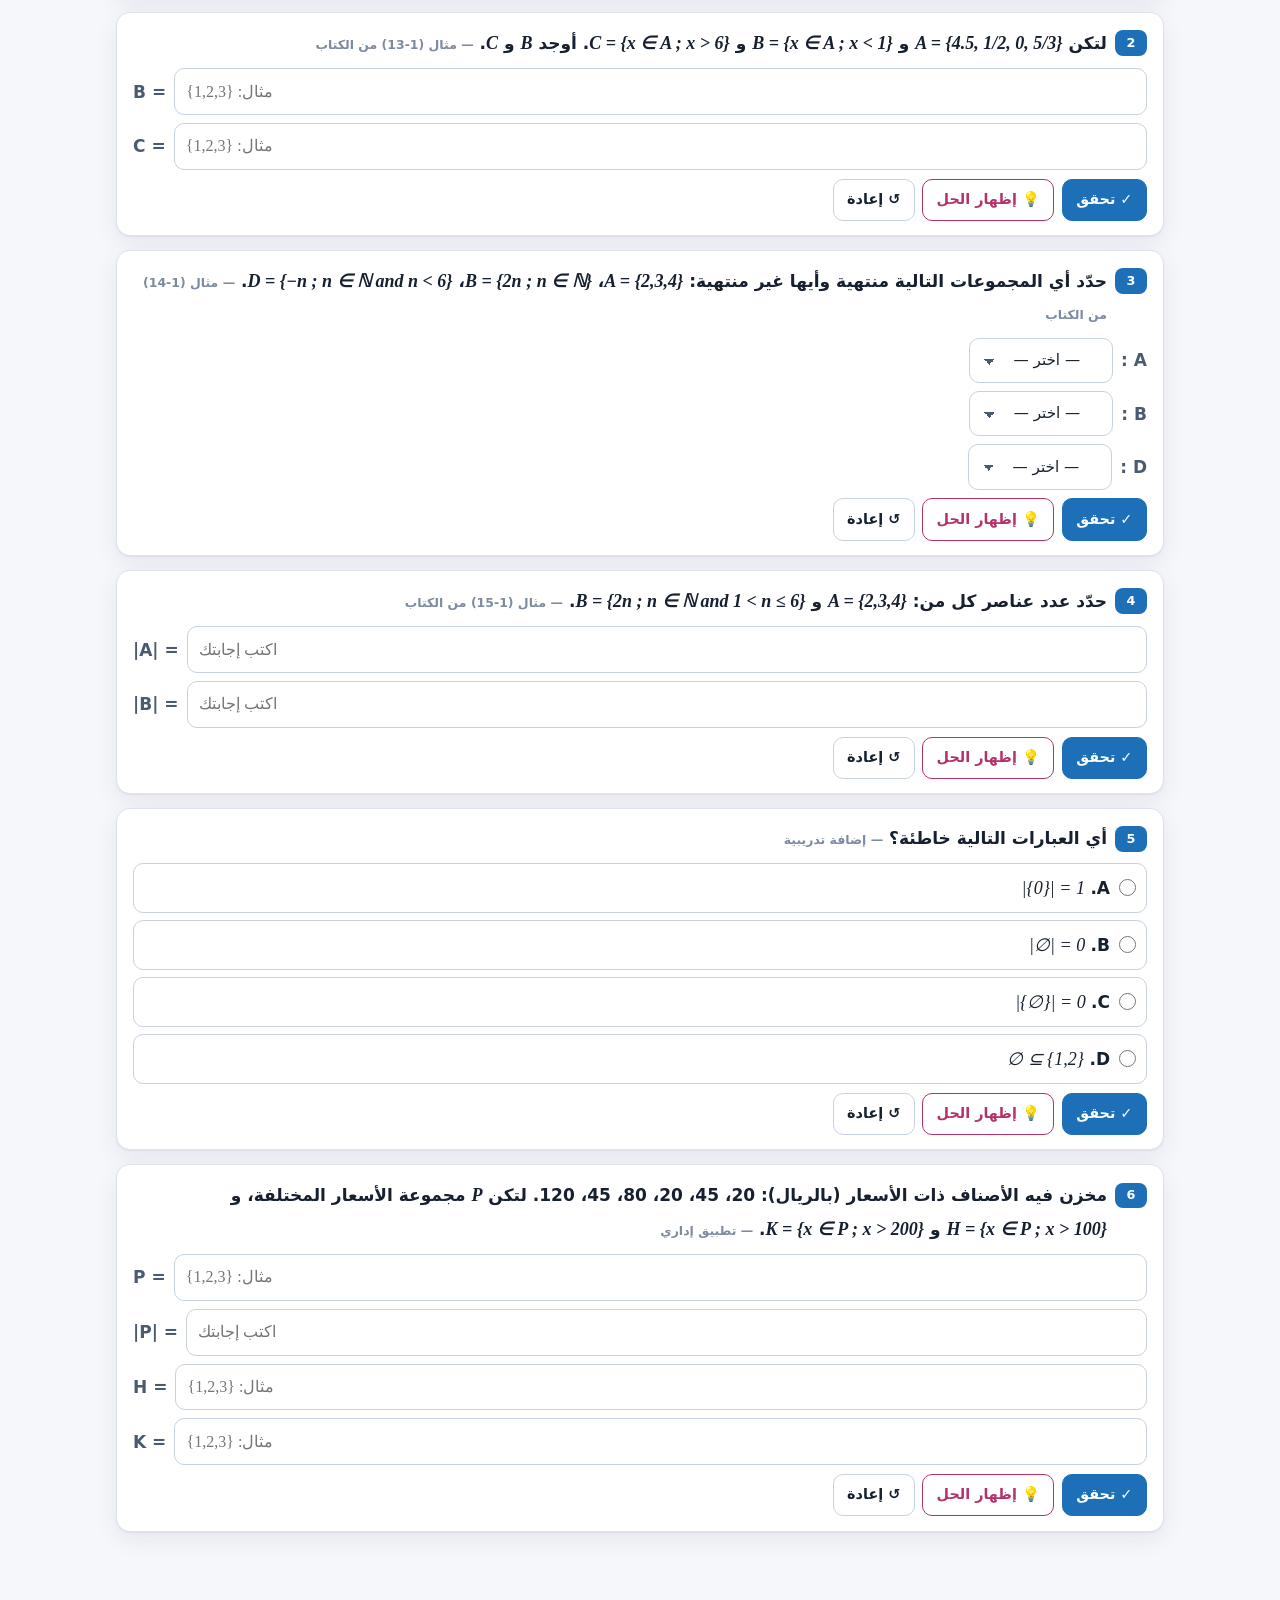
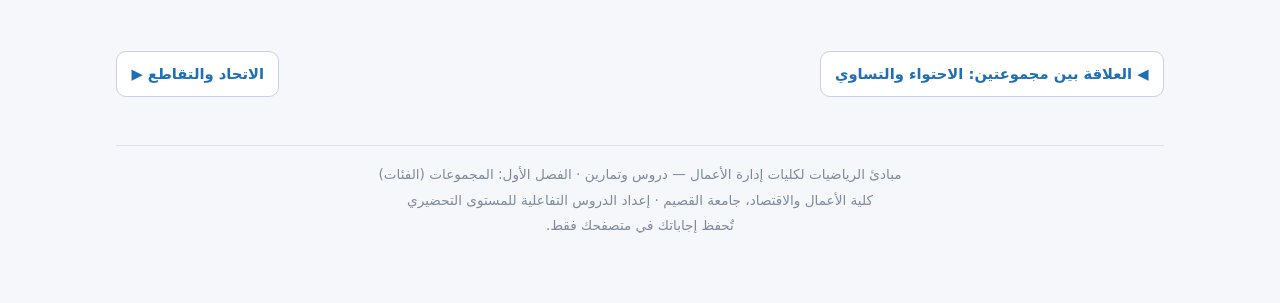
<file: l4.html>
<!doctype html>
<html lang="ar" dir="rtl" data-theme="light">
<head>
<meta charset="utf-8">
<meta name="viewport" content="width=device-width,initial-scale=1,viewport-fit=cover">
<title>المجموعة الخالية والمجموعات المنتهية وغير المنتهية | الفصل الأول: المجموعات</title>
<meta name="description" content="المجموعة التي لا تحوي شيئاً، والمجموعة التي لا ينتهي عدّها — ومفهوم |A| الذي سنستعمله في كل ما بعده.">
<meta name="author" content="كلية الأعمال والاقتصاد - جامعة القصيم">
<link rel="icon" href="data:image/svg+xml,%3Csvg xmlns='http://www.w3.org/2000/svg' viewBox='0 0 64 64'%3E%3Ccircle cx='24' cy='32' r='18' fill='none' stroke='%231d6fb8' stroke-width='5'/%3E%3Ccircle cx='40' cy='32' r='18' fill='none' stroke='%23b5316b' stroke-width='5'/%3E%3C/svg%3E">
<link rel="stylesheet" href="style.css">
<script>
(function(){try{var t=localStorage.getItem('qm1:theme');
if(!t)t=(window.matchMedia&&matchMedia('(prefers-color-scheme: dark)').matches)?'dark':'light';
document.documentElement.setAttribute('data-theme',t);}catch(e){}})();
</script>
</head>
<body>
<header class="topbar"><div class="topbar-in">
  <a class="brandmark" href="index.html"><span class="dot"></span><span>الفصل الأول: المجموعات <span class="full">— دروس تفاعلية</span></span></a>
  <span class="spacer"></span>
  <button class="iconbtn" id="themeBtn">🌙 <span>وضع ليلي</span></button>
  <a class="iconbtn" href="index.html">☰ الفهرس</a>
</div></header>
<main class="wrap">
<div class="page-head"><p class="eyebrow">الدرس الرابع · البندان 1-6 و 1-7</p><h1>المجموعة الخالية والمجموعات المنتهية وغير المنتهية</h1><p class="lead">المجموعة التي لا تحوي شيئاً، والمجموعة التي لا ينتهي عدّها — ومفهوم |A| الذي سنستعمله في كل ما بعده.</p></div>
<div class="tip"><span class="tag">أهداف الدرس</span><ul style="margin:.2rem 0;padding-inline-start:1.2rem"><li>أن يتعرّف الطالب على المجموعة الخالية ويميّزها.</li><li>أن يفرّق بين المجموعة المنتهية وغير المنتهية.</li><li>أن يحسب عدد عناصر مجموعة منتهية <span class="m">|A|</span>.</li></ul></div>

<h2>1-6 المجموعة الخالية</h2>
<div class="def"><span class="tag">المجموعة الخالية</span>هي المجموعة التي ليس فيها أي عنصر، ويُرمز لها بالرمز <span class="m">∅</span>. وهي مجموعة جزئية من أي مجموعة.</div>
<div class="note"><span class="tag">لا تخلط بين هذه الثلاثة</span><div class="scrollx"><table class="tbl"><tr><th>الكتابة</th><th>المعنى</th><th>عدد العناصر</th></tr><tr><td><span class="m">∅</span></td><td>مجموعة خالية تماماً</td><td>0</td></tr><tr><td><span class="m">{0}</span></td><td>مجموعة فيها عنصر واحد هو العدد صفر</td><td>1</td></tr><tr><td><span class="m">{∅}</span></td><td>مجموعة فيها عنصر واحد هو المجموعة الخالية</td><td>1</td></tr></table></div></div>

<h2>1-7 المجموعات المنتهية وغير المنتهية</h2>
<p>بعض المجموعات تتكوّن من عدد محدود من العناصر وتُسمى <b>منتهية</b>، ويُرمز لعدد عناصر المجموعة المنتهية <span class="m">E</span> بالرمز <span class="m">|E|</span>. وفيما عدا ذلك تُسمى <b>غير منتهية</b>،
ومجموعة الأعداد الطبيعية <span class="m">ℕ</span> مثال على ذلك.</p>
<div class="note"><span class="tag">ملاحظة (1-1)</span><ol style="margin:.2rem 0;padding-inline-start:1.2rem"><li>كل مجموعة جزئية من مجموعة منتهية هي مجموعة منتهية.</li><li>كل مجموعة تحتوي على مجموعة غير منتهية فهي غير منتهية.</li><li><span class="m">|A| = 0 ⟺ A = ∅</span></li></ol></div>

<div class="figure">
<svg class="svgbox" viewBox="0 0 560 150" style="width:100%;max-width:560px" role="img">
  <rect x="10" y="24" width="164" height="100" rx="12" fill="none" stroke="var(--setC)" stroke-width="2.2"/>
  <text x="92" y="14" font-size="14" fill="var(--setC)" text-anchor="middle" font-weight="bold">منتهية</text>
  <text x="92" y="66" font-size="17" font-family="Cambria Math,serif" fill="var(--fg)" text-anchor="middle">{2, 3, 4}</text>
  <text x="92" y="98" font-size="14" fill="var(--fg2)" text-anchor="middle">|A| = 3</text>

  <rect x="198" y="24" width="164" height="100" rx="12" fill="none" stroke="var(--fg3)" stroke-width="2.2" stroke-dasharray="6 4"/>
  <text x="280" y="14" font-size="14" fill="var(--fg3)" text-anchor="middle" font-weight="bold">خالية</text>
  <text x="280" y="70" font-size="24" font-family="Cambria Math,serif" fill="var(--fg)" text-anchor="middle">∅</text>
  <text x="280" y="98" font-size="14" fill="var(--fg2)" text-anchor="middle">|∅| = 0</text>

  <rect x="386" y="24" width="164" height="100" rx="12" fill="none" stroke="var(--setB)" stroke-width="2.2"/>
  <text x="468" y="14" font-size="14" fill="var(--setB)" text-anchor="middle" font-weight="bold">غير منتهية</text>
  <text x="468" y="66" font-size="17" font-family="Cambria Math,serif" fill="var(--fg)" text-anchor="middle">{0, 2, 4, 6, …}</text>
  <text x="468" y="98" font-size="14" fill="var(--fg2)" text-anchor="middle">لا يُعدّ عناصرها</text>
</svg>
</div>

<h2>تمارين تفاعلية</h2>
<p class="lead">اكتب إجابتك ثم اضغط <b>تحقق</b>. وإن أردت خطوات الحل اضغط <b>إظهار الحل</b>.</p>
<div id="qs"></div>
<div id="scorePanel"></div>
<nav class="nav-lr"><a href="l3.html">◀ العلاقة بين مجموعتين: الاحتواء والتساوي</a><a href="l5.html">الاتحاد والتقاطع ▶</a></nav>
<footer class="ft">
مبادئ الرياضيات لكليات إدارة الأعمال — دروس وتمارين · الفصل الأول: المجموعات (الفئات)<br>
كلية الأعمال والاقتصاد، جامعة القصيم · إعداد الدروس التفاعلية للمستوى التحضيري<br>
تُحفظ إجاباتك في متصفحك فقط.
</footer>
</main>
<script src="venn.js"></script>
<script>window.LESSON_ID="l4";</script>
<script src="app.js"></script>
<script>QM.render("qs", [{"id": "l4q1", "no": "1", "type": "fill", "src": "مثال (1-12) من الكتاب", "text": "اكتب المجموعة <span class=\"m\">B = {n ∈ ℕ ; n² = 2}</span> بطريقة السرد.", "fields": [{"pre": "B =", "ltr": true, "mode": "set", "answer": ["∅", "{}"], "show": "∅"}], "sol": "نبحث عن عدد طبيعي مربّعه 2. لدينا <span class=\"m\">1² = 1</span> و <span class=\"m\">2² = 4</span>، ولا يوجد عدد طبيعي بينهما.<br>إذن لا يوجد أي عنصر يحقق الشرط، ويكون <div class=\"mb\"><span class=\"m\">B = ∅</span></div>"}, {"id": "l4q2", "no": "2", "type": "fill", "src": "مثال (1-13) من الكتاب", "text": "لتكن <span class=\"m\">A = {4.5, 1/2, 0, 5/3}</span> و <span class=\"m\">B = {x ∈ A ; x &lt; 1}</span> و <span class=\"m\">C = {x ∈ A ; x &gt; 6}</span>. أوجد <span class=\"m\">B</span> و <span class=\"m\">C</span>.", "fields": [{"pre": "B =", "ltr": true, "mode": "set", "answer": ["{1/2,0}", "{0,0.5}"]}, {"pre": "C =", "ltr": true, "mode": "set", "answer": ["∅", "{}"], "show": "∅"}], "sol": "<p>نفحص عناصر <span class=\"m\">A</span> واحداً واحداً:</p><div class=\"scrollx\"><table class=\"tbl\"><tr><th>العنصر</th><th><span class=\"m\">&lt; 1</span>؟</th><th><span class=\"m\">&gt; 6</span>؟</th></tr><tr><td><span class=\"m\">4.5</span></td><td>لا</td><td>لا</td></tr><tr><td><span class=\"m\">1/2</span></td><td>نعم ✔</td><td>لا</td></tr><tr><td><span class=\"m\">0</span></td><td>نعم ✔</td><td>لا</td></tr><tr><td><span class=\"m\">5/3 ≈ 1.67</span></td><td>لا</td><td>لا</td></tr></table></div><div class=\"mb\"><span class=\"m\">B = {0, 1/2}</span> &nbsp;،&nbsp; <span class=\"m\">C = ∅</span></div>"}, {"id": "l4q3", "no": "3", "type": "fill", "src": "مثال (1-14) من الكتاب", "text": "حدّد أي المجموعات التالية منتهية وأيها غير منتهية: <span class=\"m\">A = {2,3,4}</span>، <span class=\"m\">B = {2n ; n ∈ ℕ}</span>، <span class=\"m\">D = {−n ; n ∈ ℕ and n &lt; 6}</span>.", "fields": [{"pre": "A :", "options": ["منتهية", "غير منتهية"], "mode": "text", "answer": "منتهية"}, {"pre": "B :", "options": ["منتهية", "غير منتهية"], "mode": "text", "answer": "غير منتهية"}, {"pre": "D :", "options": ["منتهية", "غير منتهية"], "mode": "text", "answer": "منتهية"}], "sol": "<ol><li><span class=\"m\">A = {2,3,4}</span> عناصرها ثلاثة ⟵ <b>منتهية</b>.</li><li><span class=\"m\">B = {0,2,4,6,8,…}</span> لا ينتهي عدّها ⟵ <b>غير منتهية</b>.</li><li><span class=\"m\">D</span>: الشرط <span class=\"m\">n &lt; 6</span> يعطي <span class=\"m\">n = 0,1,2,3,4,5</span> فتكون <span class=\"m\">D = {0,−1,−2,−3,−4,−5}</span> ⟵ <b>منتهية</b> وعدد عناصرها 6.</li></ol>"}, {"id": "l4q4", "no": "4", "type": "fill", "src": "مثال (1-15) من الكتاب", "text": "حدّد عدد عناصر كل من: <span class=\"m\">A = {2,3,4}</span> و <span class=\"m\">B = {2n ; n ∈ ℕ and 1 &lt; n ≤ 6}</span>.", "fields": [{"pre": "|A| =", "ltr": true, "mode": "num", "answer": "3"}, {"pre": "|B| =", "ltr": true, "mode": "num", "answer": "5"}], "sol": "<ol><li><span class=\"m\">|A| = 3</span></li><li>الشرط <span class=\"m\">1 &lt; n ≤ 6</span> يعطي <span class=\"m\">n = 2,3,4,5,6</span>، ومنه <span class=\"m\">B = {4,6,8,10,12}</span> وعدد عناصرها <span class=\"m\">|B| = 5</span>.</li></ol><div class=\"note\"><span class=\"tag\">تنبيه</span>لا تنسَ استبعاد <span class=\"m\">n = 1</span> لأن الإشارة <span class=\"m\">&lt;</span> صارمة، وإدخال <span class=\"m\">n = 6</span> لأن الإشارة <span class=\"m\">≤</span> تشمل الطرف.</div>"}, {"id": "l4q5", "no": "5", "type": "mcq", "src": "إضافة تدريبية", "text": "أي العبارات التالية <b>خاطئة</b>؟", "options": ["<span class=\"m\">|{0}| = 1</span>", "<span class=\"m\">|∅| = 0</span>", "<span class=\"m\">|{∅}| = 0</span>", "<span class=\"m\">∅ ⊆ {1,2}</span>"], "answer": 2, "sol": "<span class=\"m\">{∅}</span> مجموعة تحوي عنصراً واحداً هو المجموعة الخالية، إذن <span class=\"m\">|{∅}| = 1</span> لا صفراً.<br>أما <span class=\"m\">|∅| = 0</span> فصحيحة، و<span class=\"m\">∅ ⊆ A</span> صحيحة لأي مجموعة."}, {"id": "l4q6", "no": "6", "type": "fill", "src": "تطبيق إداري", "text": "مخزن فيه الأصناف ذات الأسعار (بالريال): 20، 45، 20، 80، 45، 120. لتكن <span class=\"m\">P</span> مجموعة الأسعار المختلفة، و <span class=\"m\">H = {x ∈ P ; x &gt; 100}</span> و <span class=\"m\">K = {x ∈ P ; x &gt; 200}</span>.", "fields": [{"pre": "P =", "ltr": true, "mode": "set", "answer": ["{20,45,80,120}"]}, {"pre": "|P| =", "ltr": true, "mode": "num", "answer": "4"}, {"pre": "H =", "ltr": true, "mode": "set", "answer": ["{120}"]}, {"pre": "K =", "ltr": true, "mode": "set", "answer": ["∅", "{}"], "show": "∅"}], "sol": "<ol><li>الأسعار المختلفة: <span class=\"m\">P = {20, 45, 80, 120}</span> و <span class=\"m\">|P| = 4</span>.</li><li><span class=\"m\">H = {120}</span> لأنه السعر الوحيد الأكبر من 100.</li><li><span class=\"m\">K = ∅</span> لأن أي سعر لا يتجاوز 200.</li></ol><p>وهذا استعمال عملي: المجموعة الخالية تعني «لا يوجد صنف يحقق هذا الشرط»، وهي إجابة صحيحة لا فراغ.</p>"}]); QM.start();</script>
</body>
</html>
</file>
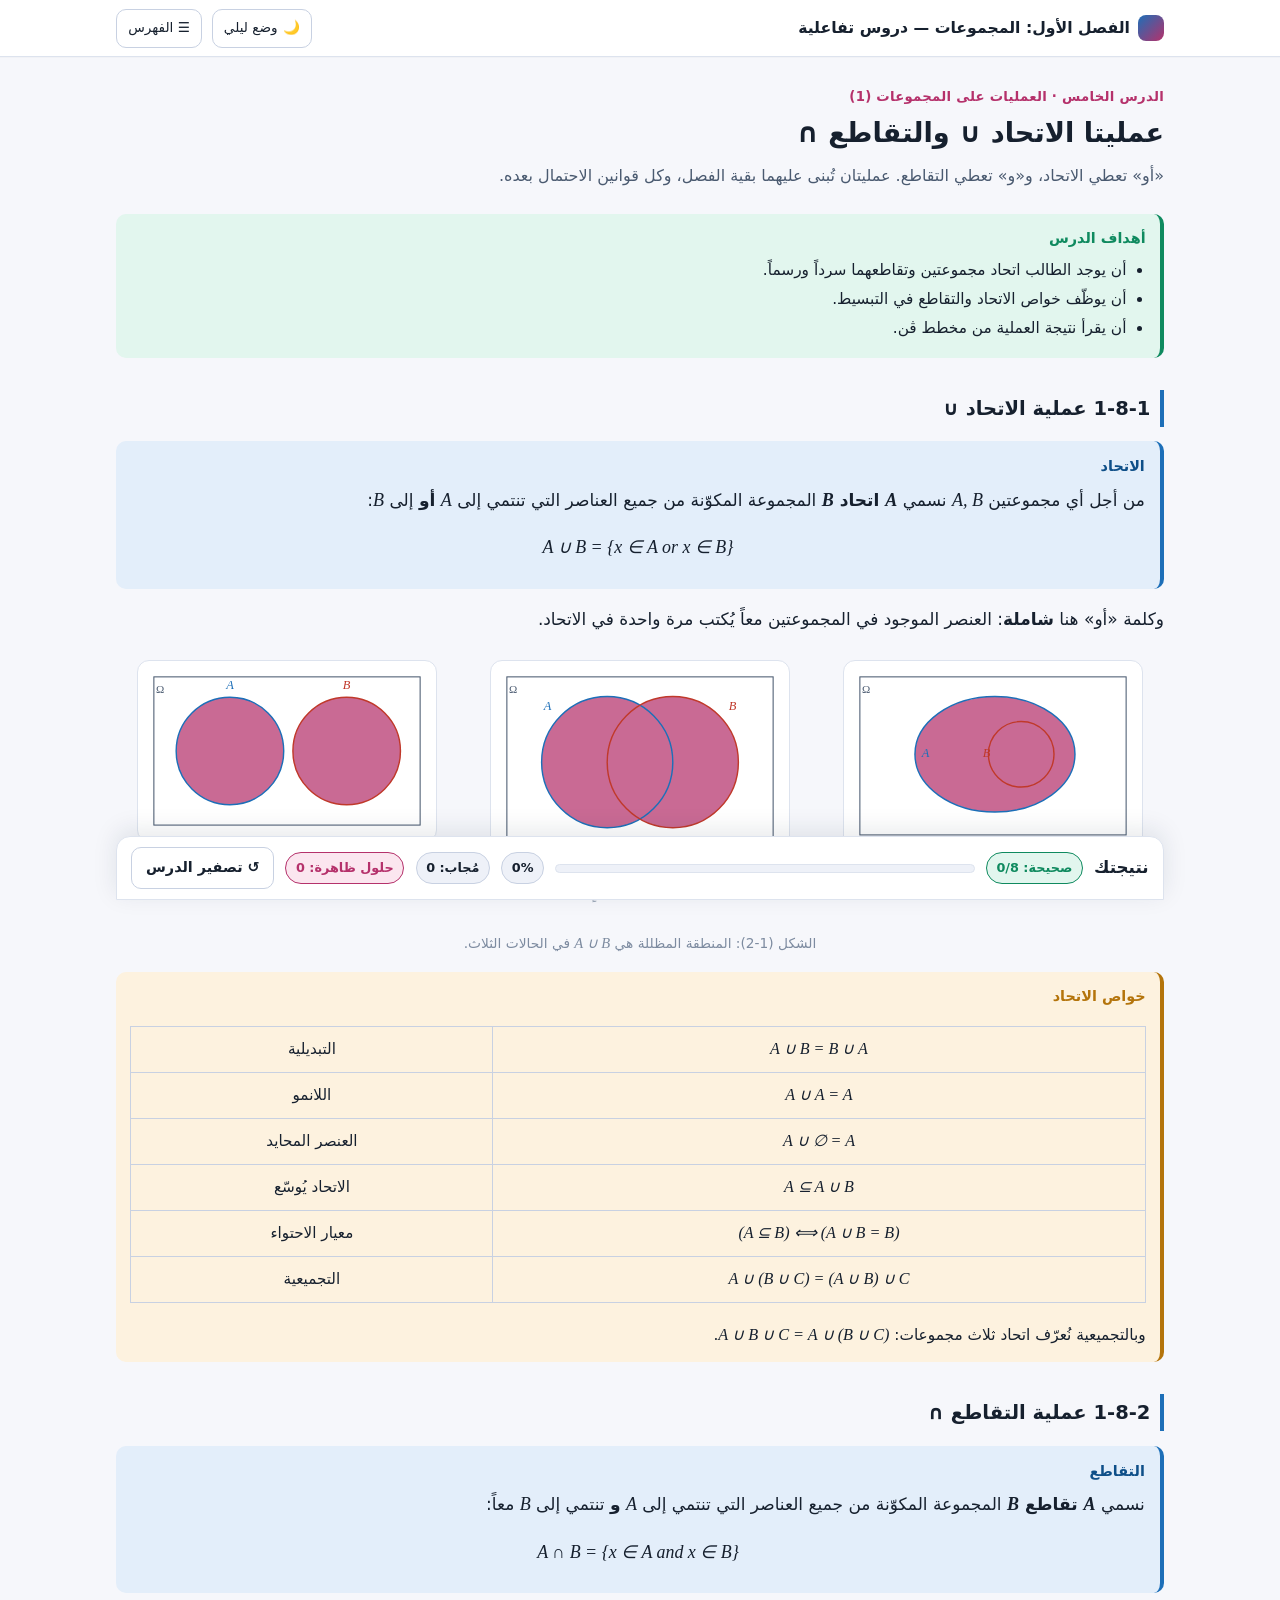
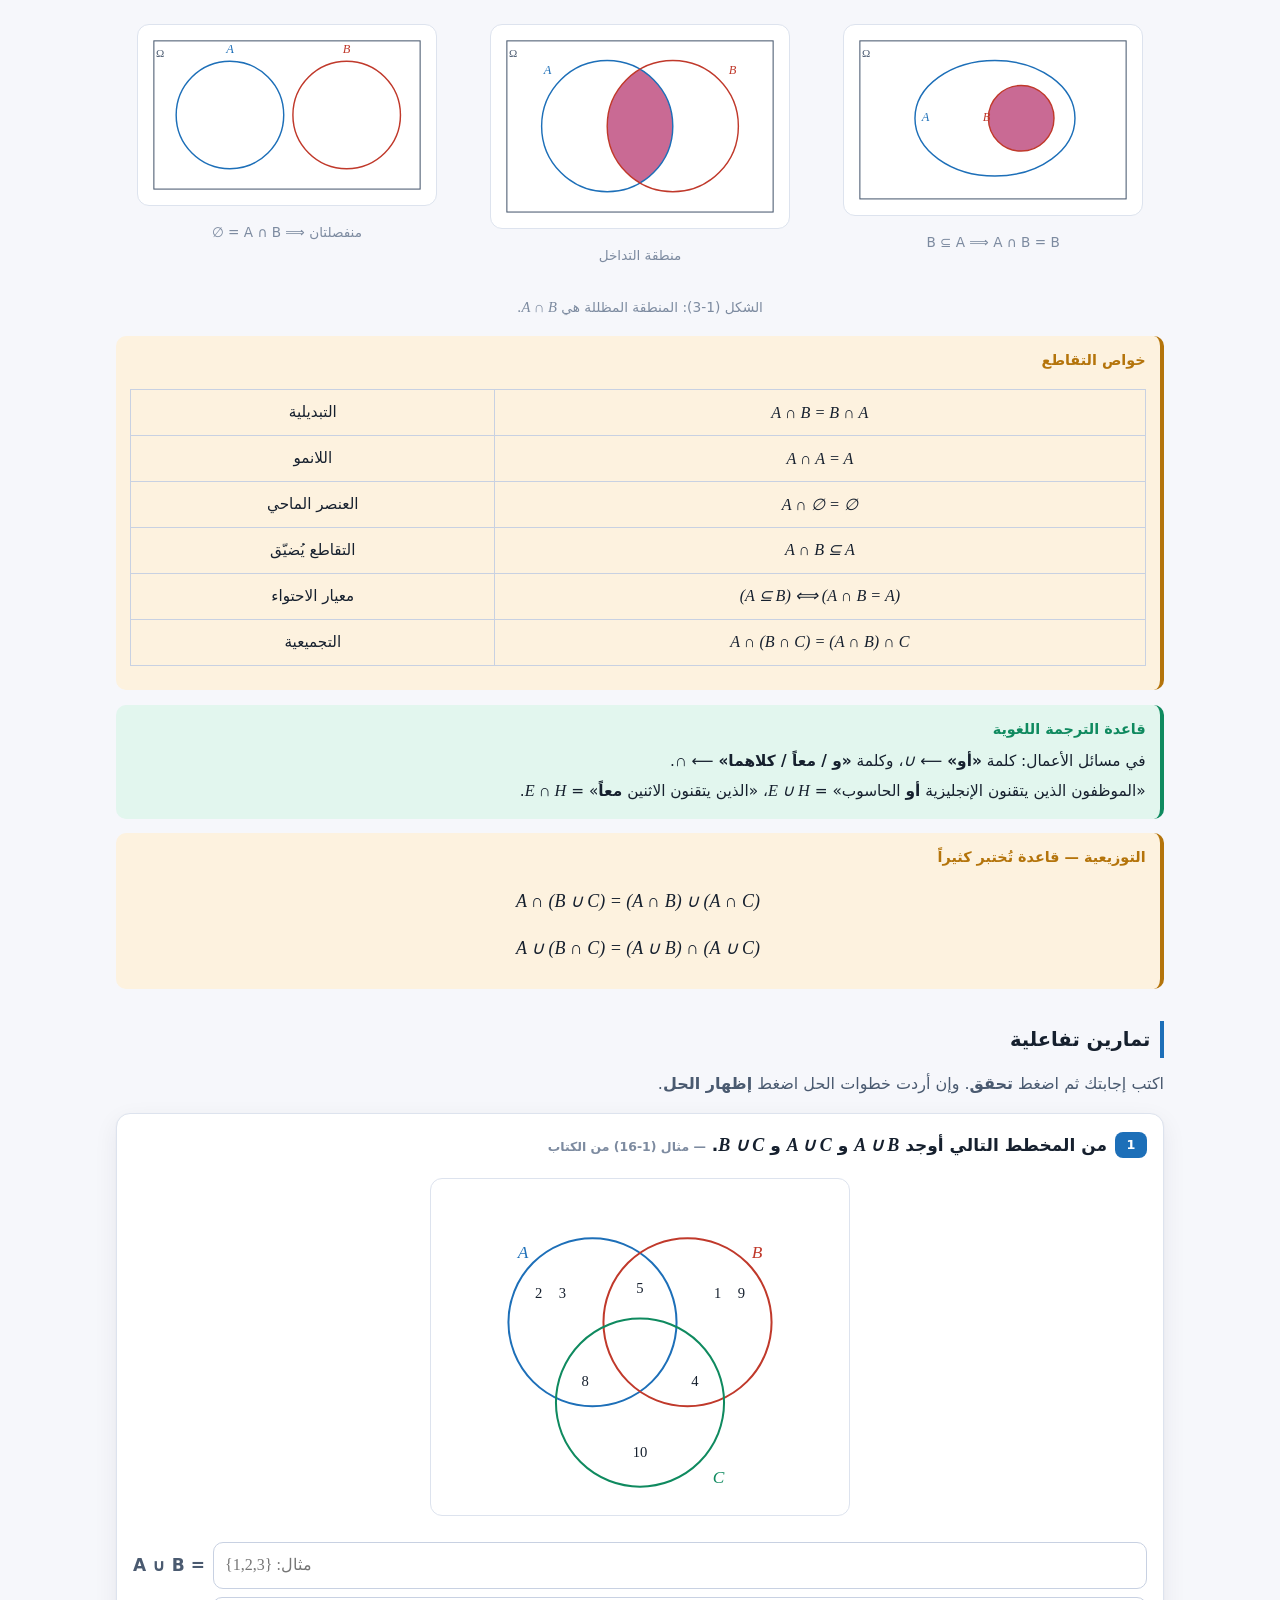
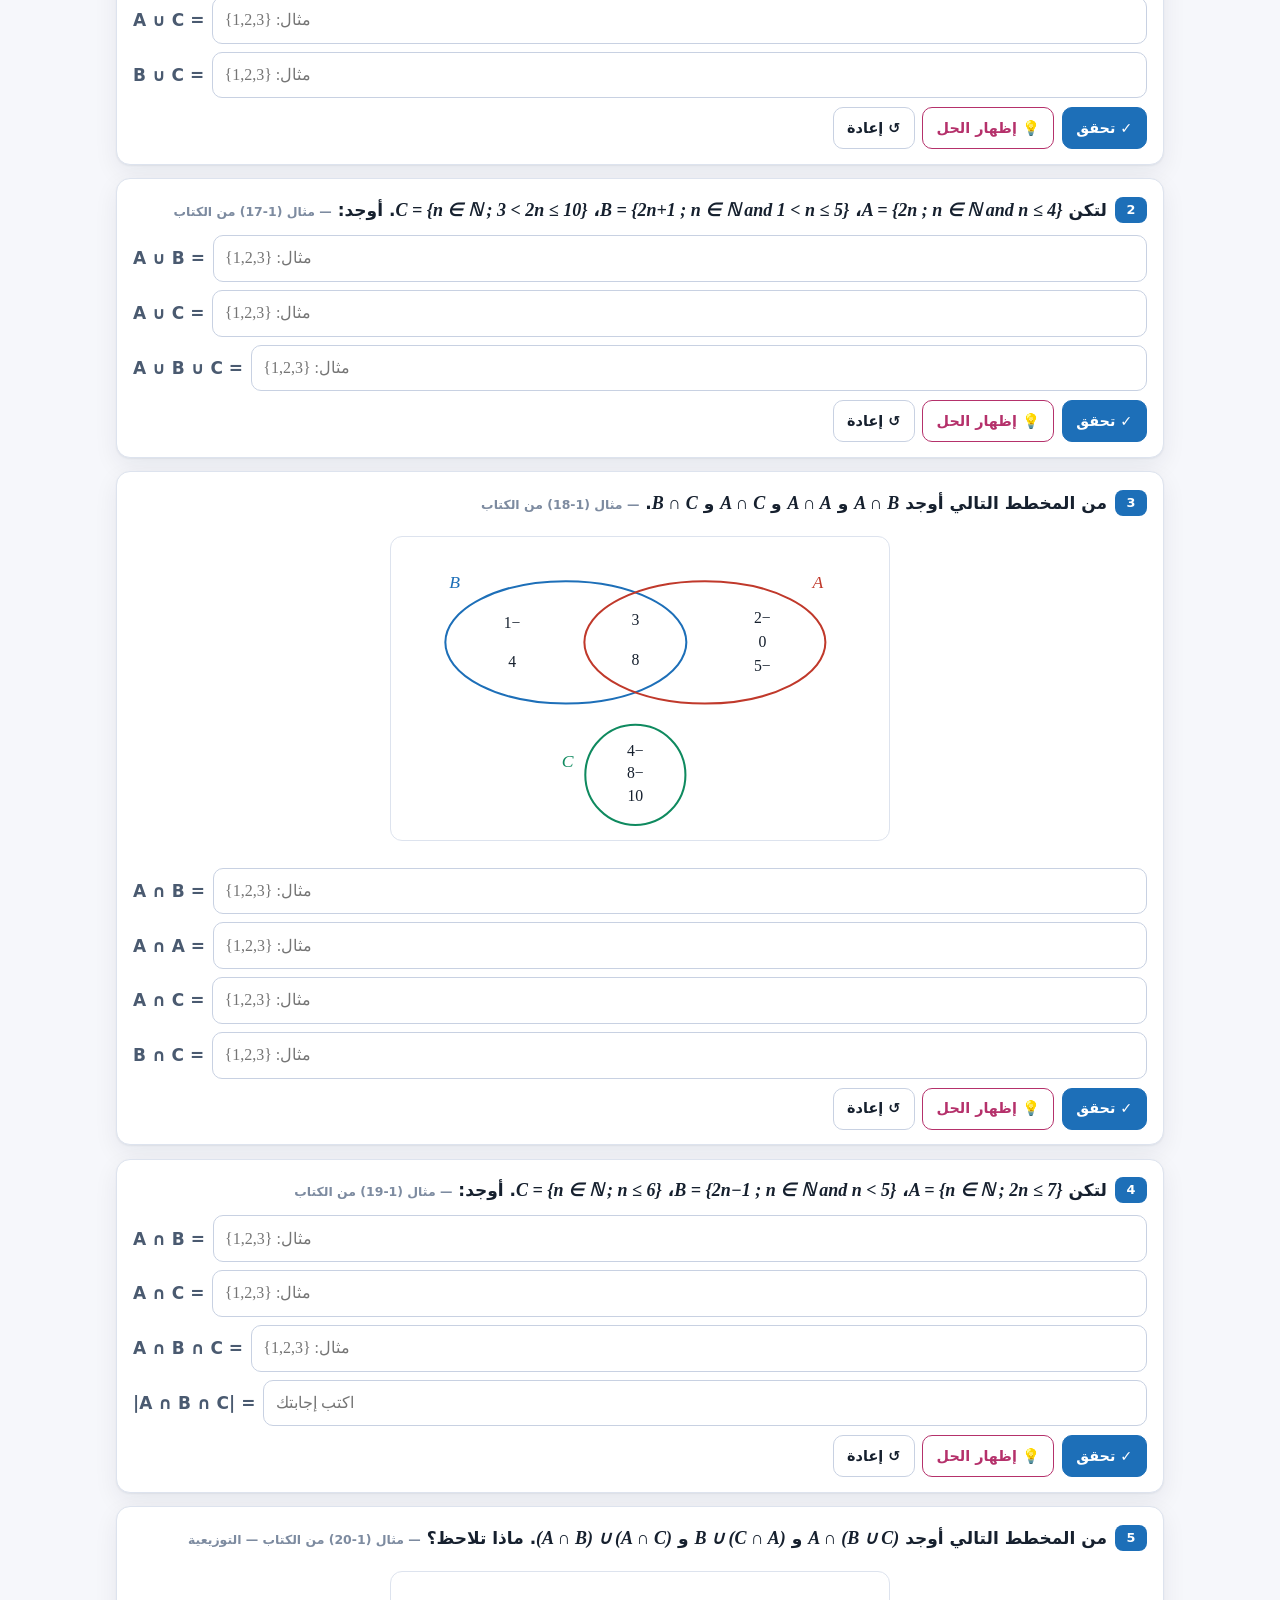
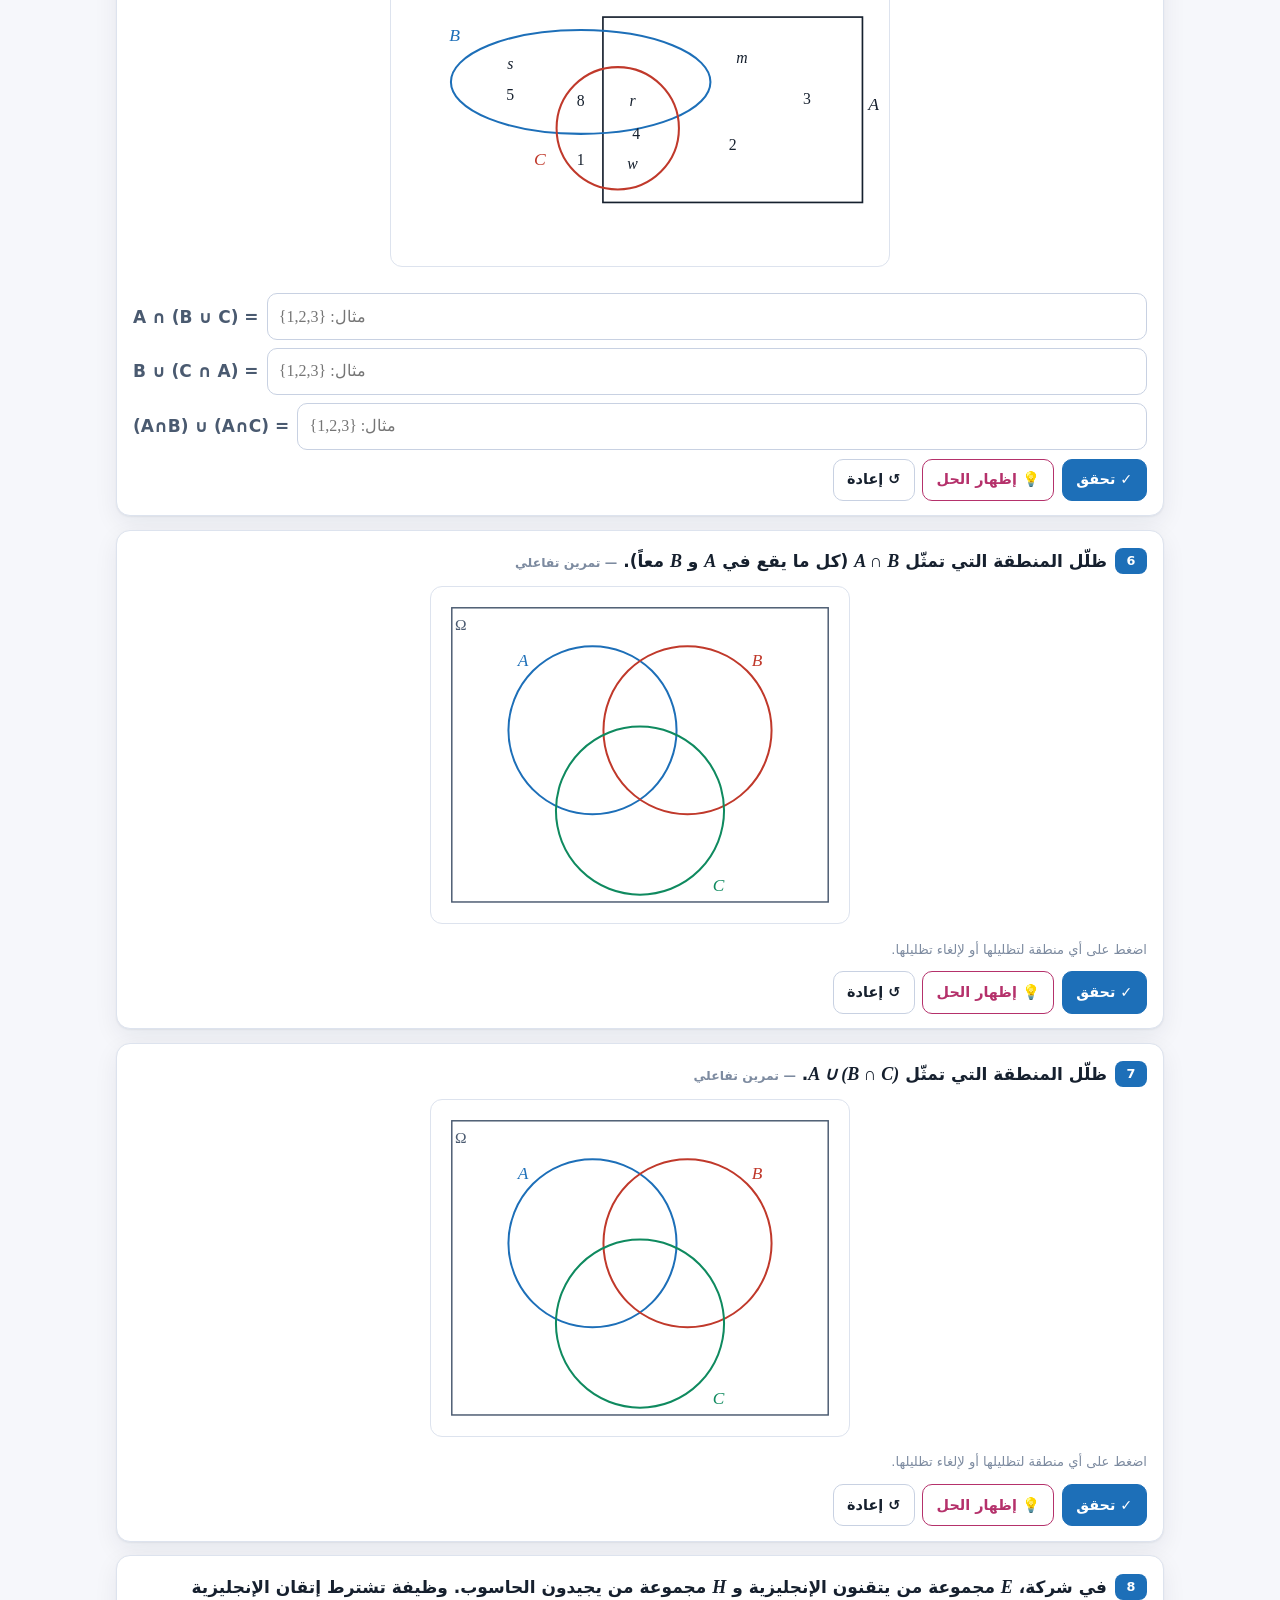
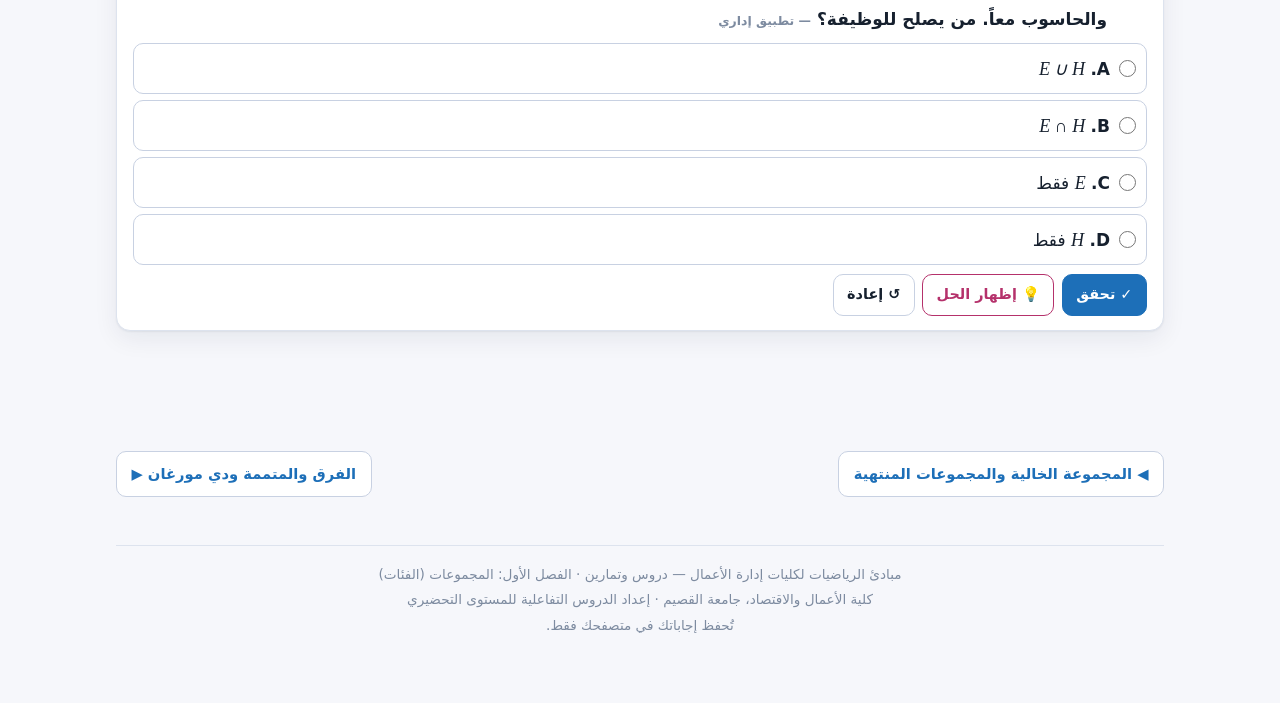
<file: l5.html>
<!doctype html>
<html lang="ar" dir="rtl" data-theme="light">
<head>
<meta charset="utf-8">
<meta name="viewport" content="width=device-width,initial-scale=1,viewport-fit=cover">
<title>عمليتا الاتحاد ∪ والتقاطع ∩ | الفصل الأول: المجموعات</title>
<meta name="description" content="«أو» تعطي الاتحاد، و«و» تعطي التقاطع. عمليتان تُبنى عليهما بقية الفصل، وكل قوانين الاحتمال بعده.">
<meta name="author" content="كلية الأعمال والاقتصاد - جامعة القصيم">
<link rel="icon" href="data:image/svg+xml,%3Csvg xmlns='http://www.w3.org/2000/svg' viewBox='0 0 64 64'%3E%3Ccircle cx='24' cy='32' r='18' fill='none' stroke='%231d6fb8' stroke-width='5'/%3E%3Ccircle cx='40' cy='32' r='18' fill='none' stroke='%23b5316b' stroke-width='5'/%3E%3C/svg%3E">
<link rel="stylesheet" href="style.css">
<script>
(function(){try{var t=localStorage.getItem('qm1:theme');
if(!t)t=(window.matchMedia&&matchMedia('(prefers-color-scheme: dark)').matches)?'dark':'light';
document.documentElement.setAttribute('data-theme',t);}catch(e){}})();
</script>
</head>
<body>
<header class="topbar"><div class="topbar-in">
  <a class="brandmark" href="index.html"><span class="dot"></span><span>الفصل الأول: المجموعات <span class="full">— دروس تفاعلية</span></span></a>
  <span class="spacer"></span>
  <button class="iconbtn" id="themeBtn">🌙 <span>وضع ليلي</span></button>
  <a class="iconbtn" href="index.html">☰ الفهرس</a>
</div></header>
<main class="wrap">
<div class="page-head"><p class="eyebrow">الدرس الخامس · العمليات على المجموعات (1)</p><h1>عمليتا الاتحاد ∪ والتقاطع ∩</h1><p class="lead">«أو» تعطي الاتحاد، و«و» تعطي التقاطع. عمليتان تُبنى عليهما بقية الفصل، وكل قوانين الاحتمال بعده.</p></div>
<div class="tip"><span class="tag">أهداف الدرس</span><ul style="margin:.2rem 0;padding-inline-start:1.2rem"><li>أن يوجد الطالب اتحاد مجموعتين وتقاطعهما سرداً ورسماً.</li><li>أن يوظّف خواص الاتحاد والتقاطع في التبسيط.</li><li>أن يقرأ نتيجة العملية من مخطط ڤن.</li></ul></div>

<h2>1-8-1 عملية الاتحاد ∪</h2>
<div class="def"><span class="tag">الاتحاد</span>من أجل أي مجموعتين <span class="m">A, B</span> نسمي <b><span class="m">A</span> اتحاد <span class="m">B</span></b> المجموعة المكوّنة من جميع العناصر التي تنتمي إلى <span class="m">A</span> <b>أو</b> إلى <span class="m">B</span>:<div class="mb"><span class="m">A ∪ B = {x ∈ A  or  x ∈ B}</span></div></div>
<p>وكلمة «أو» هنا <b>شاملة</b>: العنصر الموجود في المجموعتين معاً يُكتب مرة واحدة في الاتحاد.</p>
<div class="grid3">
<figure class="figure" data-venn='{"layout": "nested", "shade": ["A", "AB"], "width": 300}' data-cap="B ⊆ A"></figure><figure class="figure" data-venn='{"layout": "two", "shade": ["A", "B", "AB"], "width": 300}' data-cap="تقاطعهما غير خالٍ"></figure><figure class="figure" data-venn='{"layout": "disjoint", "shade": ["A", "B"], "width": 300}' data-cap="منفصلتان"></figure>
</div>
<p style="text-align:center;color:var(--fg3);font-size:.86rem">الشكل (1-2): المنطقة المظللة هي <span class="m">A ∪ B</span> في الحالات الثلاث.</p>

<div class="note"><span class="tag">خواص الاتحاد</span><div class="scrollx"><table class="tbl"><tr><td><span class="m">A ∪ B = B ∪ A</span></td><td>التبديلية</td></tr><tr><td><span class="m">A ∪ A = A</span></td><td>اللانمو</td></tr><tr><td><span class="m">A ∪ ∅ = A</span></td><td>العنصر المحايد</td></tr><tr><td><span class="m">A ⊆ A ∪ B</span></td><td>الاتحاد يُوسّع</td></tr><tr><td><span class="m">(A ⊆ B) ⟺ (A ∪ B = B)</span></td><td>معيار الاحتواء</td></tr><tr><td><span class="m">A ∪ (B ∪ C) = (A ∪ B) ∪ C</span></td><td>التجميعية</td></tr></table></div><p style="margin:.3rem 0 0">وبالتجميعية نُعرّف اتحاد ثلاث مجموعات: <span class="m">A ∪ B ∪ C = A ∪ (B ∪ C)</span>.</p></div>

<h2>1-8-2 عملية التقاطع ∩</h2>
<div class="def"><span class="tag">التقاطع</span>نسمي <b><span class="m">A</span> تقاطع <span class="m">B</span></b> المجموعة المكوّنة من جميع العناصر التي تنتمي إلى <span class="m">A</span> <b>و</b> تنتمي إلى <span class="m">B</span> معاً:<div class="mb"><span class="m">A ∩ B = {x ∈ A  and  x ∈ B}</span></div></div>
<div class="grid3">
<figure class="figure" data-venn='{"layout": "nested", "shade": ["AB"], "width": 300}' data-cap="B ⊆ A ⟹ A ∩ B = B"></figure><figure class="figure" data-venn='{"layout": "two", "shade": ["AB"], "width": 300}' data-cap="منطقة التداخل"></figure><figure class="figure" data-venn='{"layout": "disjoint", "shade": [], "width": 300}' data-cap="منفصلتان ⟹ A ∩ B = ∅"></figure>
</div>
<p style="text-align:center;color:var(--fg3);font-size:.86rem">الشكل (1-3): المنطقة المظللة هي <span class="m">A ∩ B</span>.</p>

<div class="note"><span class="tag">خواص التقاطع</span><div class="scrollx"><table class="tbl"><tr><td><span class="m">A ∩ B = B ∩ A</span></td><td>التبديلية</td></tr><tr><td><span class="m">A ∩ A = A</span></td><td>اللانمو</td></tr><tr><td><span class="m">A ∩ ∅ = ∅</span></td><td>العنصر الماحي</td></tr><tr><td><span class="m">A ∩ B ⊆ A</span></td><td>التقاطع يُضيّق</td></tr><tr><td><span class="m">(A ⊆ B) ⟺ (A ∩ B = A)</span></td><td>معيار الاحتواء</td></tr><tr><td><span class="m">A ∩ (B ∩ C) = (A ∩ B) ∩ C</span></td><td>التجميعية</td></tr></table></div></div>

<div class="tip"><span class="tag">قاعدة الترجمة اللغوية</span>في مسائل الأعمال: كلمة <b>«أو»</b> ⟵ <span class="m">∪</span>، وكلمة <b>«و / معاً / كلاهما»</b> ⟵ <span class="m">∩</span>.<br>«الموظفون الذين يتقنون الإنجليزية <b>أو</b> الحاسوب» = <span class="m">E ∪ H</span>، «الذين يتقنون الاثنين <b>معاً</b>» = <span class="m">E ∩ H</span>.</div>

<div class="note"><span class="tag">التوزيعية — قاعدة تُختبر كثيراً</span><div class="mb"><span class="m">A ∩ (B ∪ C) = (A ∩ B) ∪ (A ∩ C)</span></div><div class="mb"><span class="m">A ∪ (B ∩ C) = (A ∪ B) ∩ (A ∪ C)</span></div></div>

<h2>تمارين تفاعلية</h2>
<p class="lead">اكتب إجابتك ثم اضغط <b>تحقق</b>. وإن أردت خطوات الحل اضغط <b>إظهار الحل</b>.</p>
<div id="qs"></div>
<div id="scorePanel"></div>
<nav class="nav-lr"><a href="l4.html">◀ المجموعة الخالية والمجموعات المنتهية</a><a href="l6.html">الفرق والمتممة ودي مورغان ▶</a></nav>
<footer class="ft">
مبادئ الرياضيات لكليات إدارة الأعمال — دروس وتمارين · الفصل الأول: المجموعات (الفئات)<br>
كلية الأعمال والاقتصاد، جامعة القصيم · إعداد الدروس التفاعلية للمستوى التحضيري<br>
تُحفظ إجاباتك في متصفحك فقط.
</footer>
</main>
<script src="venn.js"></script>
<script>window.LESSON_ID="l5";</script>
<script src="app.js"></script>
<script>QM.render("qs", [{"id": "l5q1", "no": "1", "type": "fill", "src": "مثال (1-16) من الكتاب", "text": "من المخطط التالي أوجد <span class=\"m\">A ∪ B</span> و <span class=\"m\">A ∪ C</span> و <span class=\"m\">B ∪ C</span>.", "vennFig": {"layout": "three", "items": [{"r": "B", "t": "1"}, {"r": "B", "t": "9"}, {"r": "A", "t": "2"}, {"r": "A", "t": "3"}, {"r": "AB", "t": "5"}, {"r": "BC", "t": "4"}, {"r": "AC", "t": "8"}, {"r": "C", "t": "10"}], "omega": false}, "fields": [{"pre": "A ∪ B =", "ltr": true, "mode": "set", "answer": ["{1,2,3,4,5,8,9}"]}, {"pre": "A ∪ C =", "ltr": true, "mode": "set", "answer": ["{2,3,4,5,8,10}"]}, {"pre": "B ∪ C =", "ltr": true, "mode": "set", "answer": ["{1,4,5,8,9,10}"]}], "sol": "<p>نقرأ أولاً كل مجموعة من الشكل:</p><div class=\"mb\"><span class=\"m\">A = {2, 3, 5, 8}</span>&nbsp;،&nbsp;<span class=\"m\">B = {1, 9, 5, 4}</span>&nbsp;،&nbsp;<span class=\"m\">C = {4, 8, 10}</span></div><ol><li><span class=\"m\">A ∪ B = {1, 2, 3, 4, 5, 8, 9}</span></li><li><span class=\"m\">A ∪ C = {2, 3, 4, 5, 8, 10}</span></li><li><span class=\"m\">B ∪ C = {1, 4, 5, 8, 9, 10}</span></li></ol><p>وطريقة الرسم أسهل من الحساب: الاتحاد هو <b>كل رقم يقع داخل أيٍّ من الدائرتين</b>.</p>"}, {"id": "l5q2", "no": "2", "type": "fill", "src": "مثال (1-17) من الكتاب", "text": "لتكن <span class=\"m\">A = {2n ; n ∈ ℕ and n ≤ 4}</span>، <span class=\"m\">B = {2n+1 ; n ∈ ℕ and 1 &lt; n ≤ 5}</span>، <span class=\"m\">C = {n ∈ ℕ ; 3 &lt; 2n ≤ 10}</span>. أوجد:", "fields": [{"pre": "A ∪ B =", "ltr": true, "mode": "set", "answer": ["{0,2,4,5,6,7,8,9,11}"]}, {"pre": "A ∪ C =", "ltr": true, "mode": "set", "answer": ["{0,2,3,4,5,6,8}"]}, {"pre": "A ∪ B ∪ C =", "ltr": true, "mode": "set", "answer": ["{0,2,3,4,5,6,7,8,9,11}"]}], "sol": "<p><b>الخطوة الأولى: سرد كل مجموعة.</b></p><ul><li><span class=\"m\">A</span>: <span class=\"m\">n = 0,1,2,3,4</span> ⟹ <span class=\"m\">A = {0, 2, 4, 6, 8}</span></li><li><span class=\"m\">B</span>: <span class=\"m\">n = 2,3,4,5</span> ⟹ <span class=\"m\">B = {5, 7, 9, 11}</span></li><li><span class=\"m\">C</span>: <span class=\"m\">3 &lt; 2n ≤ 10 ⟹ 1.5 &lt; n ≤ 5</span> ⟹ <span class=\"m\">n = 2,3,4,5</span> ⟹ <span class=\"m\">C = {2, 3, 4, 5}</span></li></ul><p><b>الخطوة الثانية: الاتحاد.</b></p><ol><li><span class=\"m\">A ∪ B = {0, 2, 4, 5, 6, 7, 8, 9, 11}</span></li><li><span class=\"m\">A ∪ C = {0, 2, 3, 4, 5, 6, 8}</span></li><li><span class=\"m\">A ∪ B ∪ C = {0, 2, 3, 4, 5, 6, 7, 8, 9, 11}</span></li></ol>"}, {"id": "l5q3", "no": "3", "type": "fill", "src": "مثال (1-18) من الكتاب", "text": "من المخطط التالي أوجد <span class=\"m\">A ∩ B</span> و <span class=\"m\">A ∩ A</span> و <span class=\"m\">A ∩ C</span> و <span class=\"m\">B ∩ C</span>.", "figure": "<svg class=\"svgbox\" viewBox=\"0 0 520 310\" style=\"width:100%;max-width:500px\" role=\"img\">\n  <ellipse cx=\"180\" cy=\"105\" rx=\"130\" ry=\"66\" fill=\"none\" stroke=\"var(--setA)\" stroke-width=\"2.2\"/>\n  <text x=\"60\" y=\"46\" font-size=\"19\" font-style=\"italic\" font-family=\"Cambria Math,serif\" fill=\"var(--setA)\" text-anchor=\"middle\">B</text>\n  <ellipse cx=\"330\" cy=\"105\" rx=\"130\" ry=\"66\" fill=\"none\" stroke=\"var(--setB)\" stroke-width=\"2.2\"/>\n  <text x=\"452\" y=\"46\" font-size=\"19\" font-style=\"italic\" font-family=\"Cambria Math,serif\" fill=\"var(--setB)\" text-anchor=\"middle\">A</text>\n  <circle cx=\"255\" cy=\"248\" r=\"54\" fill=\"none\" stroke=\"var(--setC)\" stroke-width=\"2.2\"/>\n  <text x=\"182\" y=\"240\" font-size=\"19\" font-style=\"italic\" font-family=\"Cambria Math,serif\" fill=\"var(--setC)\" text-anchor=\"middle\">C</text>\n  <g font-size=\"17\" font-family=\"Cambria Math,serif\" fill=\"var(--fg)\" text-anchor=\"middle\" dominant-baseline=\"middle\">\n    <text x=\"122\" y=\"86\">−1</text><text x=\"122\" y=\"128\">4</text>\n    <text x=\"255\" y=\"82\">3</text><text x=\"255\" y=\"126\">8</text>\n    <text x=\"392\" y=\"80\">−2</text><text x=\"392\" y=\"106\">0</text><text x=\"392\" y=\"132\">−5</text>\n    <text x=\"255\" y=\"224\">−4</text><text x=\"255\" y=\"248\">−8</text><text x=\"255\" y=\"272\">10</text>\n  </g></svg>", "fields": [{"pre": "A ∩ B =", "ltr": true, "mode": "set", "answer": ["{3,8}"]}, {"pre": "A ∩ A =", "ltr": true, "mode": "set", "answer": ["{-2,0,-5,3,8}"]}, {"pre": "A ∩ C =", "ltr": true, "mode": "set", "answer": ["∅", "{}"], "show": "∅"}, {"pre": "B ∩ C =", "ltr": true, "mode": "set", "answer": ["∅", "{}"], "show": "∅"}], "sol": "<p>من الشكل: <span class=\"m\">A = {3, 8, −2, 0, −5}</span>، <span class=\"m\">B = {−1, 4, 3, 8}</span>، <span class=\"m\">C = {−4, −8, 10}</span>.</p><ol><li><span class=\"m\">A ∩ B = {3, 8}</span> — وهي منطقة التداخل بين البيضاويين.</li><li><span class=\"m\">A ∩ A = A = {−2, 0, −5, 3, 8}</span> (خاصية اللانمو).</li><li><span class=\"m\">A ∩ C = ∅</span> — الدائرة <span class=\"m\">C</span> منفصلة عن <span class=\"m\">A</span>.</li><li><span class=\"m\">B ∩ C = ∅</span> للسبب نفسه.</li></ol>"}, {"id": "l5q4", "no": "4", "type": "fill", "src": "مثال (1-19) من الكتاب", "text": "لتكن <span class=\"m\">A = {n ∈ ℕ ; 2n ≤ 7}</span>، <span class=\"m\">B = {2n−1 ; n ∈ ℕ and n &lt; 5}</span>، <span class=\"m\">C = {n ∈ ℕ ; n ≤ 6}</span>. أوجد:", "fields": [{"pre": "A ∩ B =", "ltr": true, "mode": "set", "answer": ["{1,3}"]}, {"pre": "A ∩ C =", "ltr": true, "mode": "set", "answer": ["{0,1,2,3}"]}, {"pre": "A ∩ B ∩ C =", "ltr": true, "mode": "set", "answer": ["{1,3}"]}, {"pre": "|A ∩ B ∩ C| =", "ltr": true, "mode": "num", "answer": "2"}], "sol": "<ul><li><span class=\"m\">A</span>: <span class=\"m\">2n ≤ 7 ⟹ n ≤ 3.5</span> ⟹ <span class=\"m\">A = {0, 1, 2, 3}</span></li><li><span class=\"m\">B</span>: <span class=\"m\">n = 0,1,2,3,4</span> ⟹ <span class=\"m\">B = {−1, 1, 3, 5, 7}</span></li><li><span class=\"m\">C = {0,1,2,3,4,5,6}</span></li></ul><ol><li><span class=\"m\">A ∩ B = {1, 3}</span></li><li><span class=\"m\">A ∩ C = {0,1,2,3} = A</span> لأن <span class=\"m\">A ⊆ C</span></li><li><span class=\"m\">A ∩ B ∩ C = {1, 3}</span></li><li><span class=\"m\">|A ∩ B ∩ C| = 2</span></li></ol><div class=\"note\"><span class=\"tag\">انتبه</span><span class=\"m\">B</span> تحوي <span class=\"m\">−1</span> وهو ليس عدداً طبيعياً — لا بأس، فالصيغة <span class=\"m\">2n−1</span> هي التي تولّد العناصر، والشرط على <span class=\"m\">n</span> لا على الناتج.</div>"}, {"id": "l5q5", "no": "5", "type": "fill", "src": "مثال (1-20) من الكتاب — التوزيعية", "text": "من المخطط التالي أوجد <span class=\"m\">A ∩ (B ∪ C)</span> و <span class=\"m\">B ∪ (C ∩ A)</span> و <span class=\"m\">(A ∩ B) ∪ (A ∩ C)</span>. ماذا تلاحظ؟", "figure": "<svg class=\"svgbox\" viewBox=\"0 0 520 300\" style=\"width:100%;max-width:500px\" role=\"img\">\n  <rect x=\"220\" y=\"40\" width=\"280\" height=\"200\" fill=\"none\" stroke=\"var(--fg)\" stroke-width=\"1.8\"/>\n  <text x=\"512\" y=\"140\" font-size=\"19\" font-style=\"italic\" font-family=\"Cambria Math,serif\" fill=\"var(--fg)\" text-anchor=\"middle\">A</text>\n  <ellipse cx=\"196\" cy=\"110\" rx=\"140\" ry=\"56\" fill=\"none\" stroke=\"var(--setA)\" stroke-width=\"2.2\"/>\n  <text x=\"60\" y=\"66\" font-size=\"19\" font-style=\"italic\" font-family=\"Cambria Math,serif\" fill=\"var(--setA)\" text-anchor=\"middle\">B</text>\n  <circle cx=\"236\" cy=\"160\" r=\"66\" fill=\"none\" stroke=\"var(--setB)\" stroke-width=\"2.2\"/>\n  <text x=\"152\" y=\"200\" font-size=\"19\" font-style=\"italic\" font-family=\"Cambria Math,serif\" fill=\"var(--setB)\" text-anchor=\"middle\">C</text>\n  <g font-size=\"17\" font-family=\"Cambria Math,serif\" fill=\"var(--fg)\" text-anchor=\"middle\" dominant-baseline=\"middle\">\n    <text x=\"120\" y=\"92\" font-style=\"italic\">s</text><text x=\"120\" y=\"126\">5</text>\n    <text x=\"196\" y=\"132\">8</text>\n    <text x=\"252\" y=\"132\" font-style=\"italic\">r</text>\n    <text x=\"256\" y=\"168\">4</text>\n    <text x=\"196\" y=\"196\">1</text><text x=\"252\" y=\"200\" font-style=\"italic\">w</text>\n    <text x=\"370\" y=\"86\" font-style=\"italic\">m</text><text x=\"440\" y=\"130\">3</text><text x=\"360\" y=\"180\">2</text>\n  </g></svg>", "fields": [{"pre": "A ∩ (B ∪ C) =", "ltr": true, "mode": "set", "answer": ["{r,4,w}"]}, {"pre": "B ∪ (C ∩ A) =", "ltr": true, "mode": "set", "answer": ["{s,5,8,r,4,w}"]}, {"pre": "(A∩B) ∪ (A∩C) =", "ltr": true, "mode": "set", "answer": ["{r,4,w}"]}], "sol": "<p>من الشكل: <span class=\"m\">A = {m, 3, 2, r, 4, w}</span>، <span class=\"m\">B = {s, 5, 8, r}</span>، <span class=\"m\">C = {8, r, 4, 1, w}</span>.</p><ol><li><span class=\"m\">B ∪ C = {s, 5, 8, r, 4, 1, w}</span> ومنه <span class=\"m\">A ∩ (B ∪ C) = {r, 4, w}</span></li><li><span class=\"m\">C ∩ A = {r, 4, w}</span> ومنه <span class=\"m\">B ∪ (C ∩ A) = {s, 5, 8, r, 4, w}</span></li><li><span class=\"m\">A ∩ B = {r}</span> و <span class=\"m\">A ∩ C = {r, 4, w}</span> ومنه المجموع <span class=\"m\">{r, 4, w}</span></li></ol><div class=\"tip\"><span class=\"tag\">الملاحظة</span>الجواب الأول والثالث متساويان — وهذه هي <b>الخاصية التوزيعية</b>: <span class=\"m\">A ∩ (B ∪ C) = (A ∩ B) ∪ (A ∩ C)</span>.</div>"}, {"id": "l5q6", "no": "6", "type": "shade", "venn": "three", "src": "تمرين تفاعلي", "text": "ظلّل المنطقة التي تمثّل <span class=\"m\">A ∩ B</span> (كل ما يقع في <span class=\"m\">A</span> و <span class=\"m\">B</span> معاً).", "answer": ["AB", "ABC"], "sol": "التقاطع <span class=\"m\">A ∩ B</span> يشمل منطقتين: الجزء المشترك بين <span class=\"m\">A</span> و <span class=\"m\">B</span> وحدهما، <b>وأيضاً</b> الجزء المشترك بين الثلاث <span class=\"m\">A ∩ B ∩ C</span> لأنه أيضاً داخل <span class=\"m\">A</span> وداخل <span class=\"m\">B</span>.<div class=\"note\"><span class=\"tag\">خطأ شائع</span>نسيان المنطقة الوسطى عند تظليل تقاطع مجموعتين في مخطط ثلاثي.</div>"}, {"id": "l5q7", "no": "7", "type": "shade", "venn": "three", "src": "تمرين تفاعلي", "text": "ظلّل المنطقة التي تمثّل <span class=\"m\">A ∪ (B ∩ C)</span>.", "answer": ["A", "AB", "AC", "ABC", "BC"], "sol": "<span class=\"m\">B ∩ C</span> = المنطقتان <span class=\"m\">BC</span> و <span class=\"m\">ABC</span>. ثم نضيف كل <span class=\"m\">A</span> بمناطقها الأربع.<br>والنتيجة: كل <span class=\"m\">A</span> + منطقة <span class=\"m\">B ∩ C</span> الواقعة خارج <span class=\"m\">A</span>."}, {"id": "l5q8", "no": "8", "type": "mcq", "src": "تطبيق إداري", "text": "في شركة، <span class=\"m\">E</span> مجموعة من يتقنون الإنجليزية و <span class=\"m\">H</span> مجموعة من يجيدون الحاسوب. وظيفة تشترط <b>إتقان الإنجليزية والحاسوب معاً</b>. من يصلح للوظيفة؟", "options": ["<span class=\"m\">E ∪ H</span>", "<span class=\"m\">E ∩ H</span>", "<span class=\"m\">E</span> فقط", "<span class=\"m\">H</span> فقط"], "answer": 1, "sol": "كلمة «معاً» تعني تحقق الشرطين في الشخص نفسه، وهذا هو التقاطع <span class=\"m\">E ∩ H</span>.<br>ولو كان الشرط «الإنجليزية <b>أو</b> الحاسوب» لكان الجواب <span class=\"m\">E ∪ H</span>."}]); QM.start();</script>
</body>
</html>
</file>
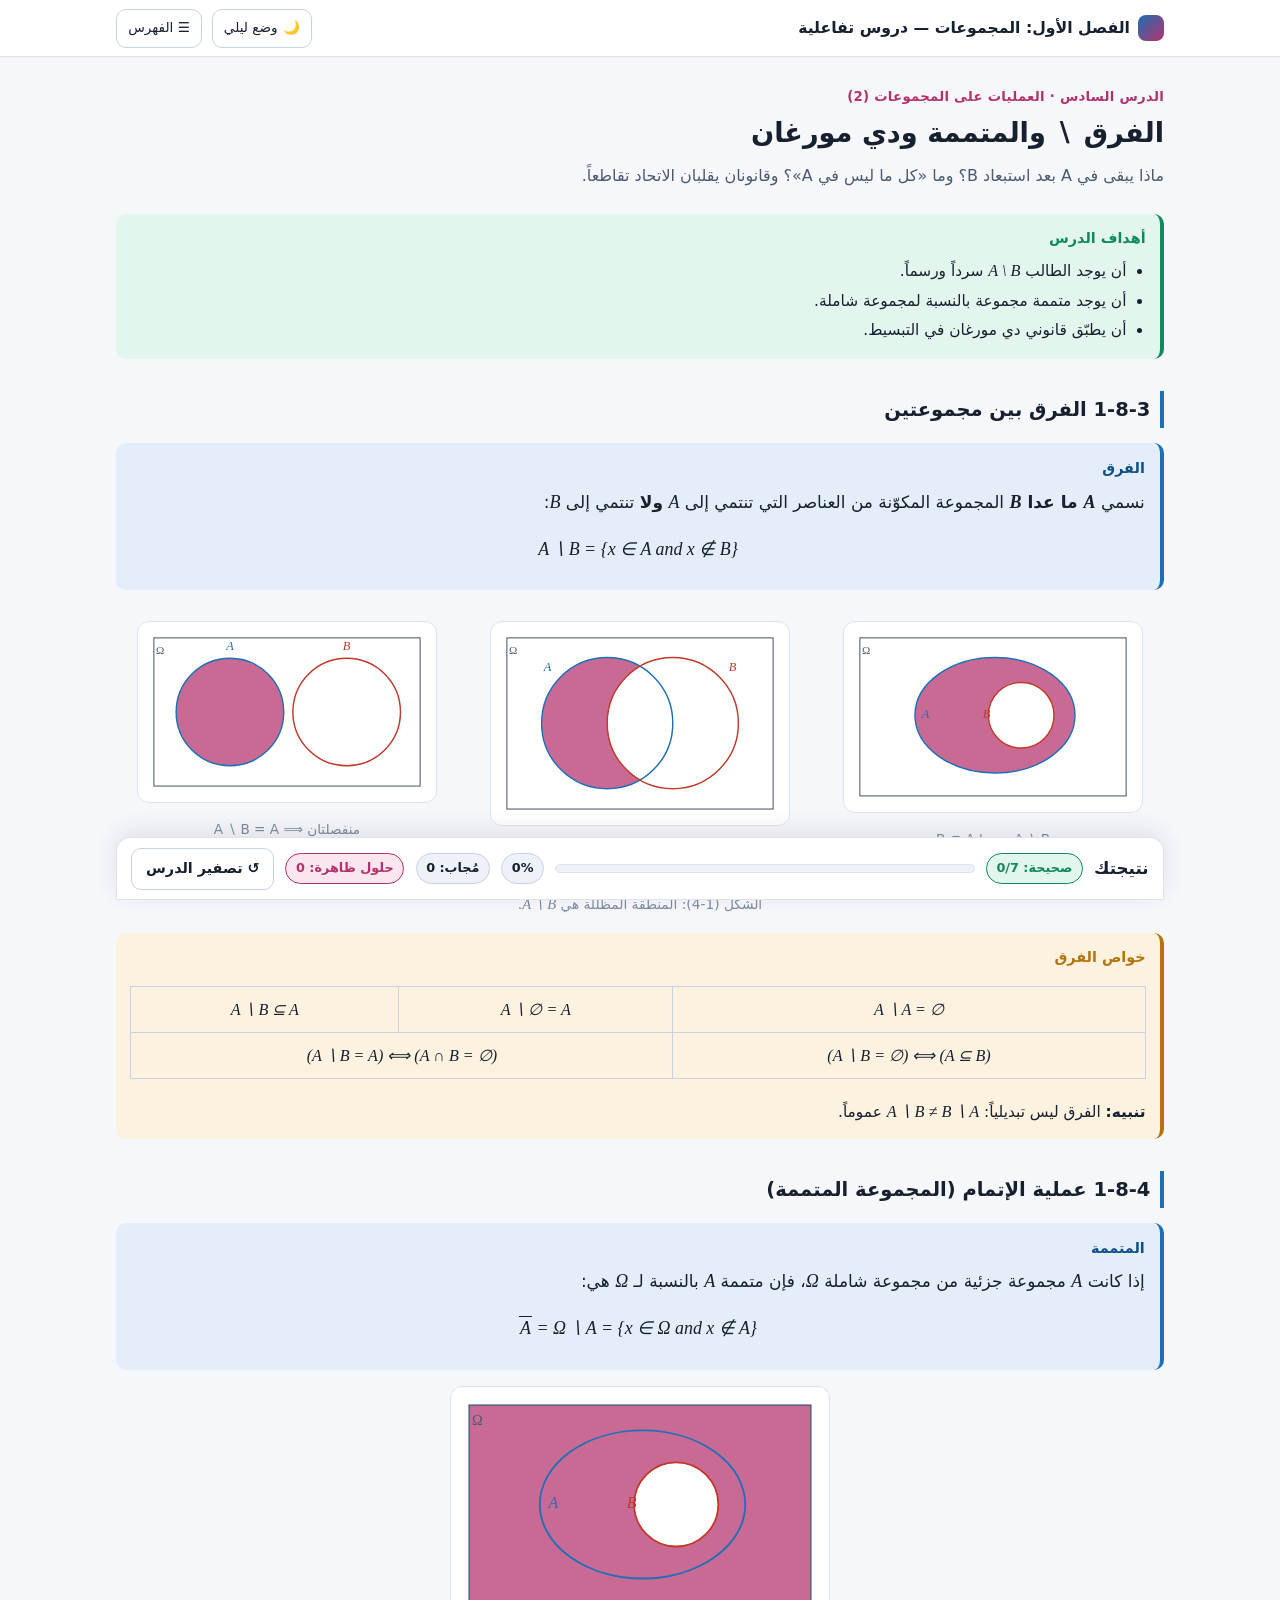
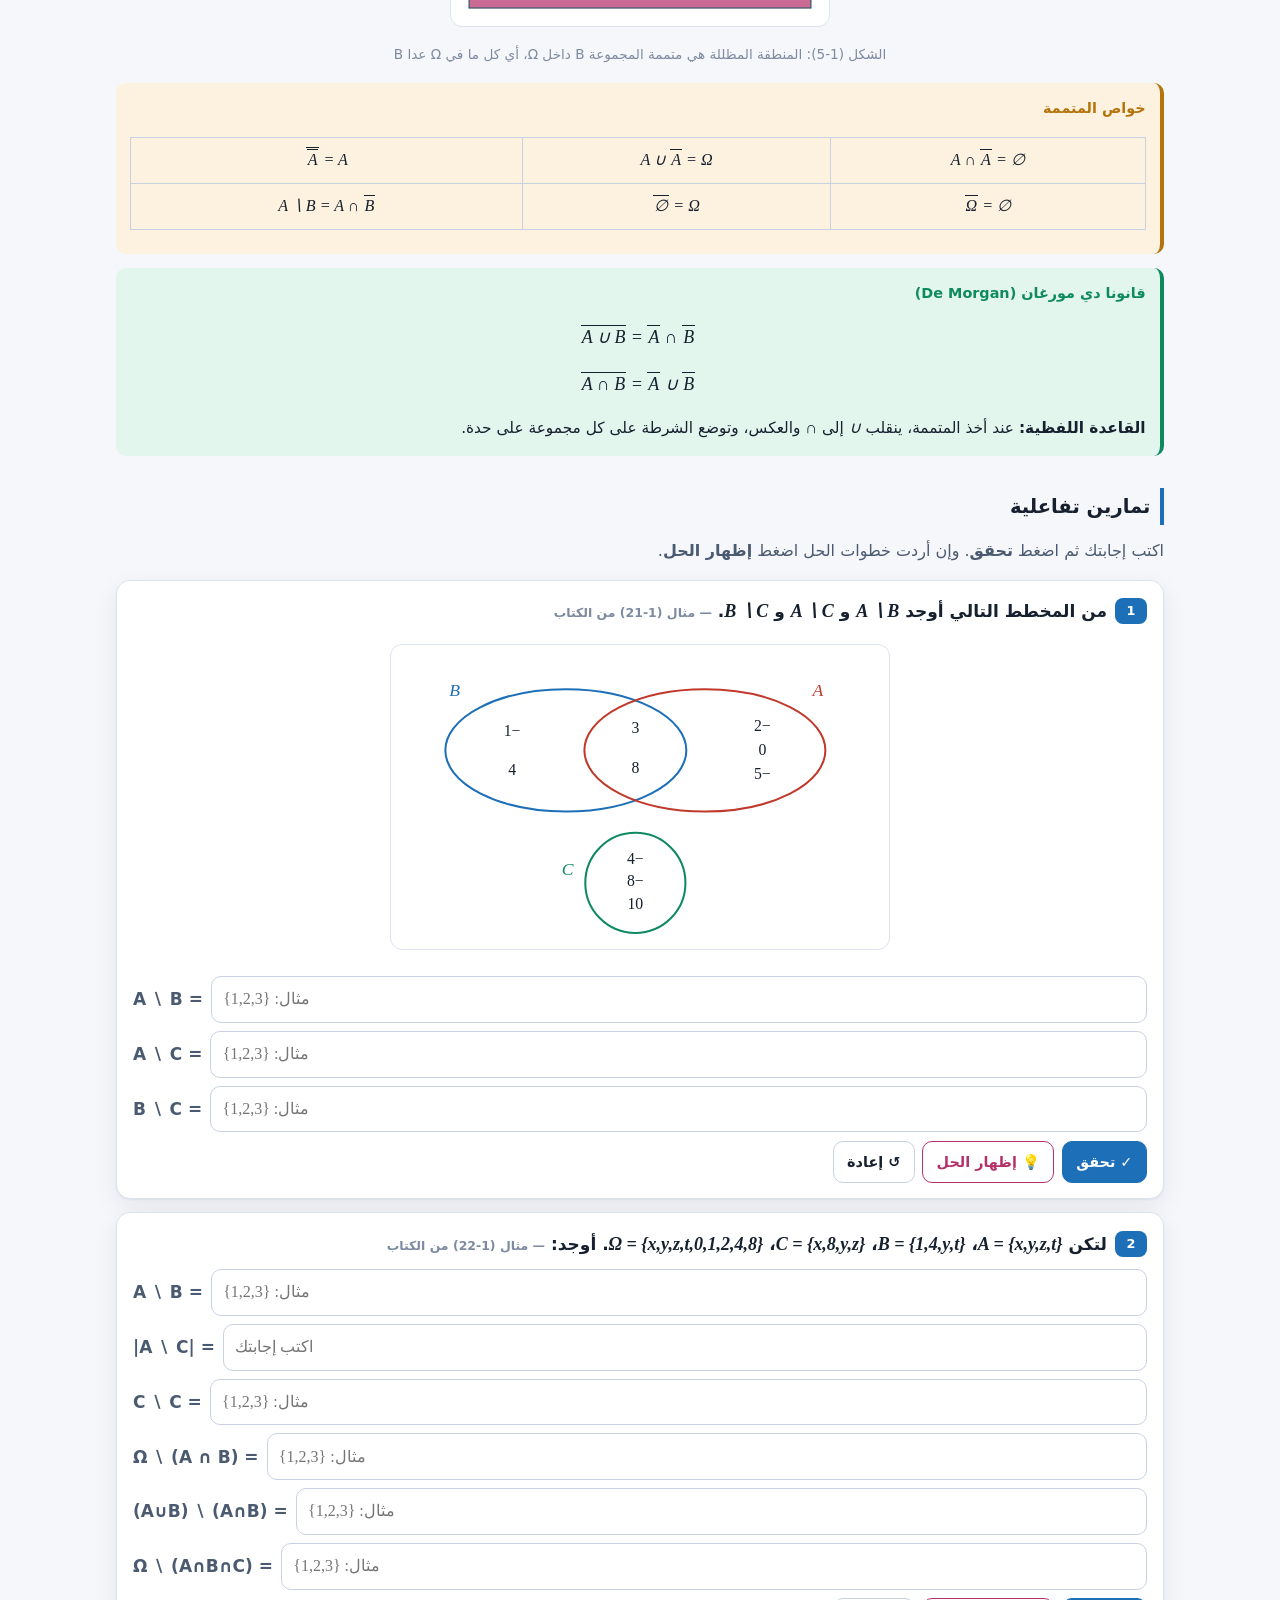
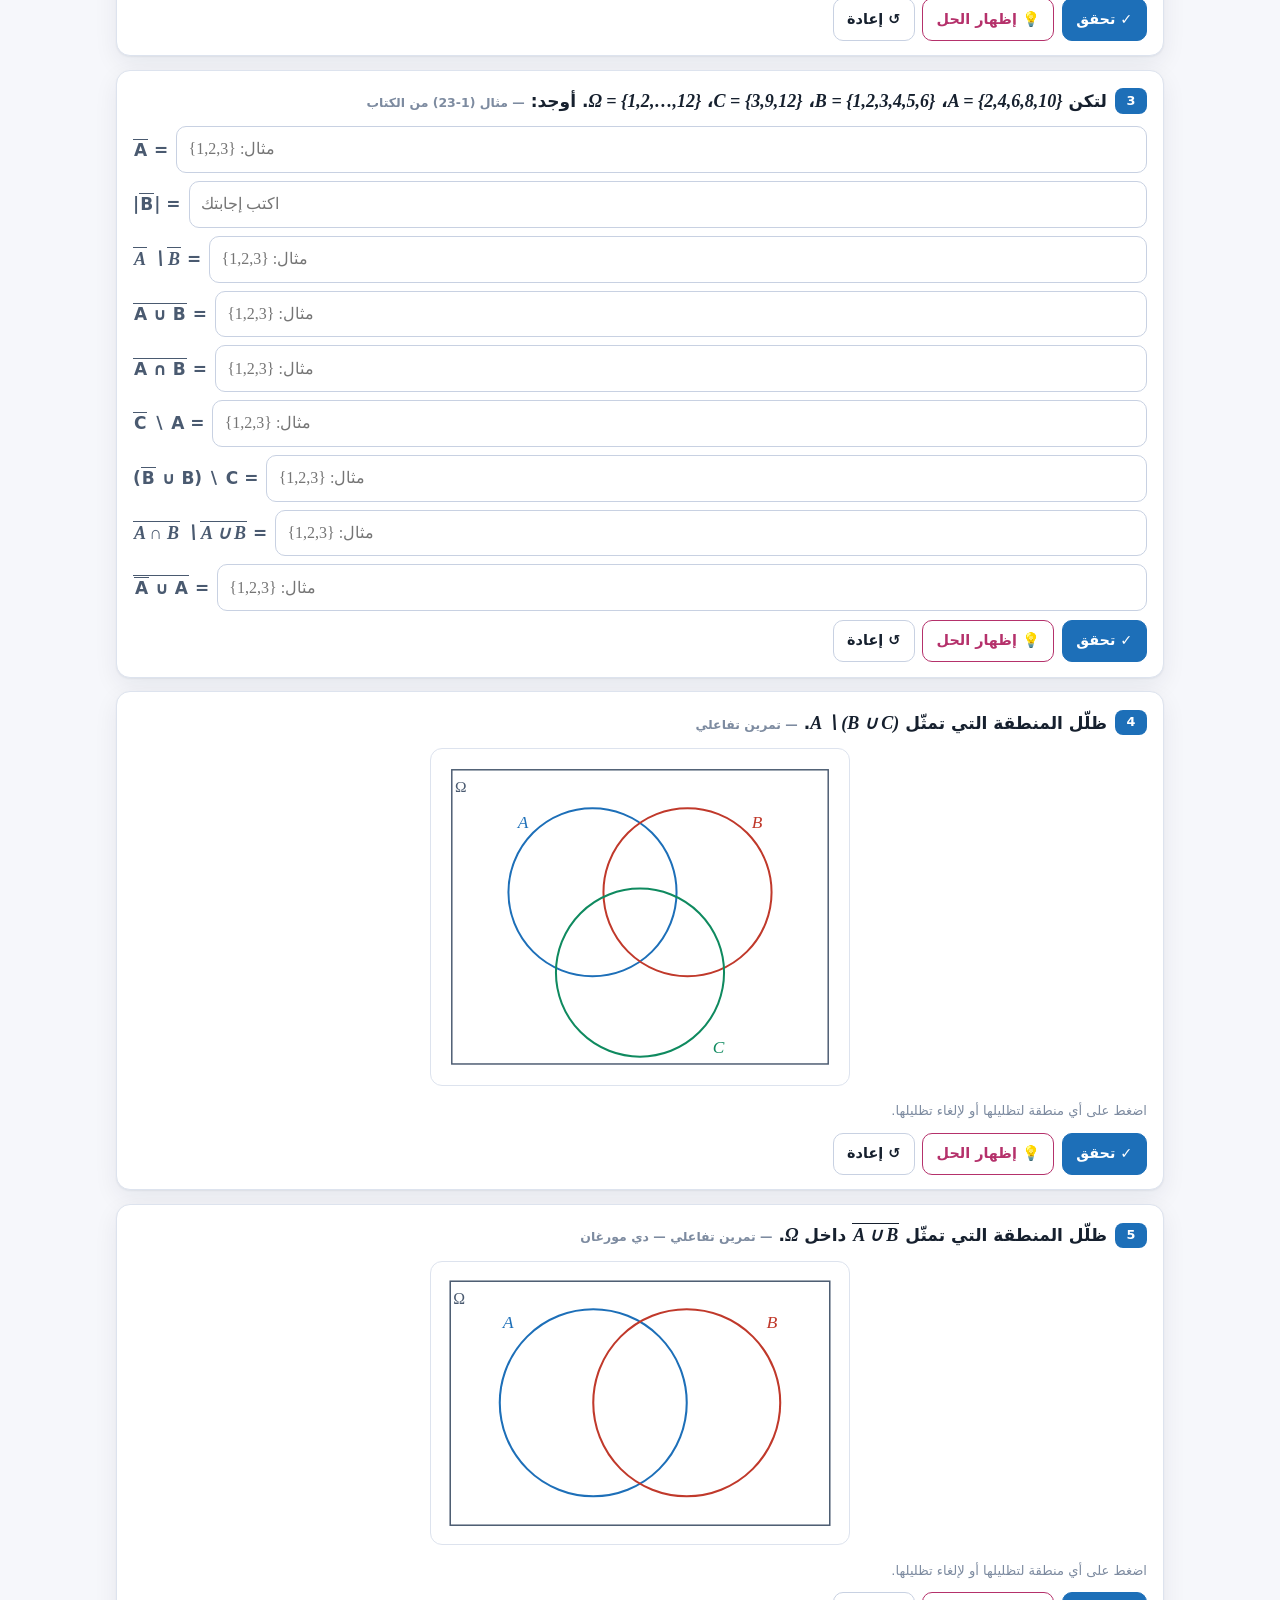
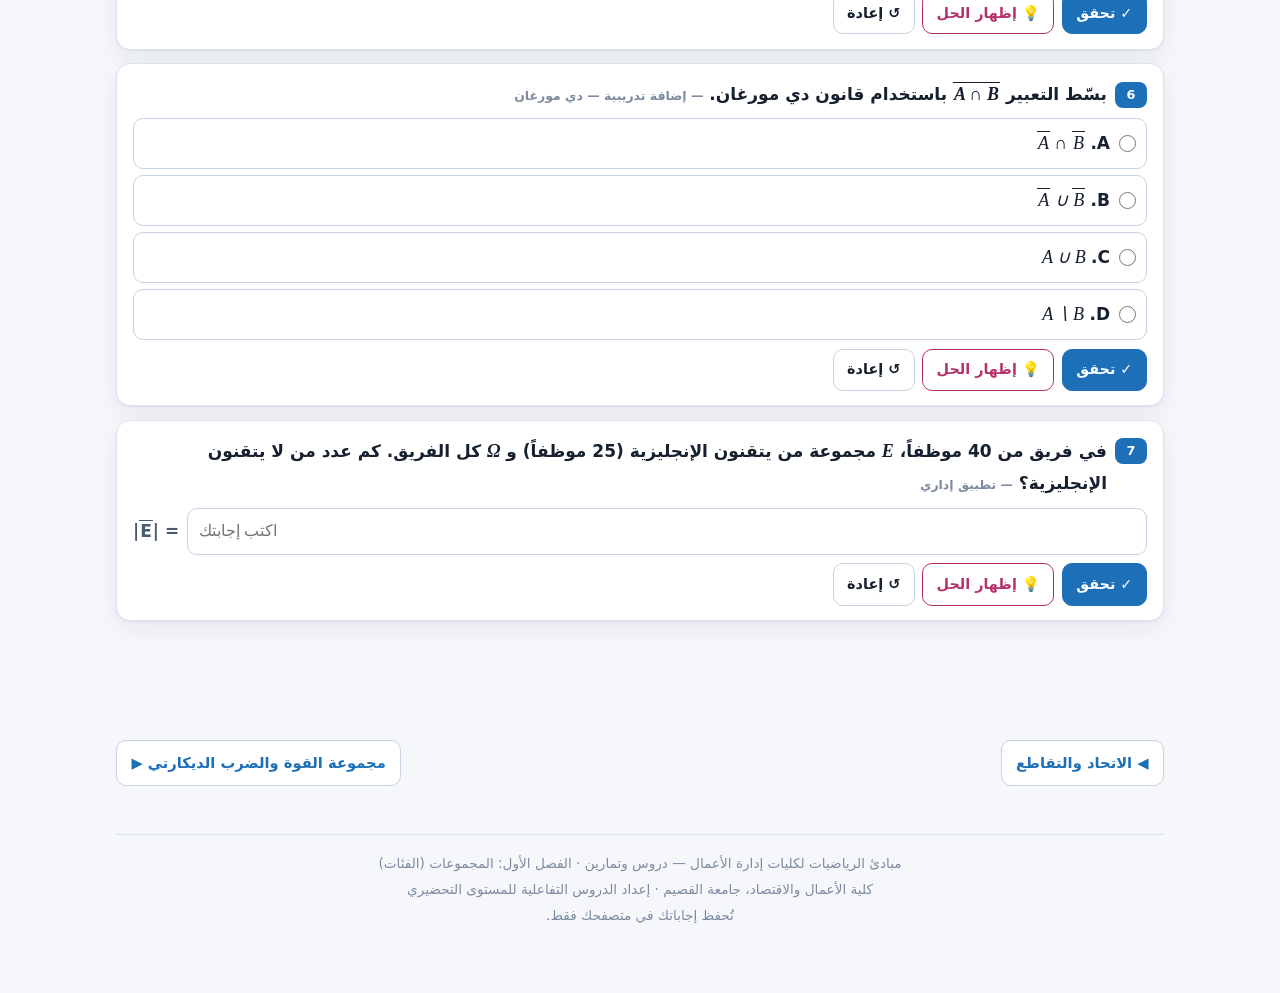
<file: l6.html>
<!doctype html>
<html lang="ar" dir="rtl" data-theme="light">
<head>
<meta charset="utf-8">
<meta name="viewport" content="width=device-width,initial-scale=1,viewport-fit=cover">
<title>الفرق ∖ والمتممة ودي مورغان | الفصل الأول: المجموعات</title>
<meta name="description" content="ماذا يبقى في A بعد استبعاد B؟ وما «كل ما ليس في A»؟ وقانونان يقلبان الاتحاد تقاطعاً.">
<meta name="author" content="كلية الأعمال والاقتصاد - جامعة القصيم">
<link rel="icon" href="data:image/svg+xml,%3Csvg xmlns='http://www.w3.org/2000/svg' viewBox='0 0 64 64'%3E%3Ccircle cx='24' cy='32' r='18' fill='none' stroke='%231d6fb8' stroke-width='5'/%3E%3Ccircle cx='40' cy='32' r='18' fill='none' stroke='%23b5316b' stroke-width='5'/%3E%3C/svg%3E">
<link rel="stylesheet" href="style.css">
<script>
(function(){try{var t=localStorage.getItem('qm1:theme');
if(!t)t=(window.matchMedia&&matchMedia('(prefers-color-scheme: dark)').matches)?'dark':'light';
document.documentElement.setAttribute('data-theme',t);}catch(e){}})();
</script>
</head>
<body>
<header class="topbar"><div class="topbar-in">
  <a class="brandmark" href="index.html"><span class="dot"></span><span>الفصل الأول: المجموعات <span class="full">— دروس تفاعلية</span></span></a>
  <span class="spacer"></span>
  <button class="iconbtn" id="themeBtn">🌙 <span>وضع ليلي</span></button>
  <a class="iconbtn" href="index.html">☰ الفهرس</a>
</div></header>
<main class="wrap">
<div class="page-head"><p class="eyebrow">الدرس السادس · العمليات على المجموعات (2)</p><h1>الفرق ∖ والمتممة ودي مورغان</h1><p class="lead">ماذا يبقى في A بعد استبعاد B؟ وما «كل ما ليس في A»؟ وقانونان يقلبان الاتحاد تقاطعاً.</p></div>
<div class="tip"><span class="tag">أهداف الدرس</span><ul style="margin:.2rem 0;padding-inline-start:1.2rem"><li>أن يوجد الطالب <span class="m">A \ B</span> سرداً ورسماً.</li><li>أن يوجد متممة مجموعة بالنسبة لمجموعة شاملة.</li><li>أن يطبّق قانوني دي مورغان في التبسيط.</li></ul></div>

<h2>1-8-3 الفرق بين مجموعتين</h2>
<div class="def"><span class="tag">الفرق</span>نسمي <b><span class="m">A</span> ما عدا <span class="m">B</span></b> المجموعة المكوّنة من العناصر التي تنتمي إلى <span class="m">A</span> <b>ولا</b> تنتمي إلى <span class="m">B</span>:<div class="mb"><span class="m">A ∖ B = {x ∈ A  and  x ∉ B}</span></div></div>
<div class="grid3">
<figure class="figure" data-venn='{"layout": "nested", "shade": ["A"], "width": 300}' data-cap="A ∖ B عندما B ⊆ A"></figure><figure class="figure" data-venn='{"layout": "two", "shade": ["A"], "width": 300}' data-cap="الحالة العامة"></figure><figure class="figure" data-venn='{"layout": "disjoint", "shade": ["A"], "width": 300}' data-cap="منفصلتان ⟹ A ∖ B = A"></figure>
</div>
<p style="text-align:center;color:var(--fg3);font-size:.86rem">الشكل (1-4): المنطقة المظللة هي <span class="m">A ∖ B</span>.</p>
<div class="note"><span class="tag">خواص الفرق</span><div class="scrollx"><table class="tbl"><tr><td><span class="m">A ∖ A = ∅</span></td><td><span class="m">A ∖ ∅ = A</span></td><td><span class="m">A ∖ B ⊆ A</span></td></tr><tr><td><span class="m">(A ∖ B = ∅) ⟺ (A ⊆ B)</span></td><td colspan="2"><span class="m">(A ∖ B = A) ⟺ (A ∩ B = ∅)</span></td></tr></table></div><p style="margin:.3rem 0 0"><b>تنبيه:</b> الفرق ليس تبديلياً: <span class="m">A ∖ B ≠ B ∖ A</span> عموماً.</p></div>

<h2>1-8-4 عملية الإتمام (المجموعة المتممة)</h2>
<div class="def"><span class="tag">المتممة</span>إذا كانت <span class="m">A</span> مجموعة جزئية من مجموعة شاملة <span class="m">Ω</span>، فإن متممة <span class="m">A</span> بالنسبة لـ <span class="m">Ω</span> هي:<div class="mb"><span class="m"><span class="bar"><span class="m">A</span></span> = Ω ∖ A = {x ∈ Ω  and  x ∉ A}</span></div></div>
<figure class="figure" data-venn='{"layout": "nested", "shade": ["A", "U"], "width": 380}' data-cap="الشكل (1-5): المنطقة المظللة هي متممة المجموعة B داخل Ω، أي كل ما في Ω عدا B"></figure>
<div class="note"><span class="tag">خواص المتممة</span><div class="scrollx"><table class="tbl"><tr><td><span class="m">A ∩ <span class="bar"><span class="m">A</span></span> = ∅</span></td><td><span class="m">A ∪ <span class="bar"><span class="m">A</span></span> = Ω</span></td><td><span class="m"><span class="bar"><span class="bar"><span class="m">A</span></span></span> = A</span></td></tr><tr><td><span class="m"><span class="bar"><span class="m">Ω</span></span> = ∅</span></td><td><span class="m"><span class="bar"><span class="m">∅</span></span> = Ω</span></td><td><span class="m">A ∖ B = A ∩ <span class="bar"><span class="m">B</span></span></span></td></tr></table></div></div>

<div class="tip"><span class="tag">قانونا دي مورغان (De Morgan)</span><div class="mb"><span class="m"><span class="bar"><span class="m">A ∪ B</span></span> = <span class="bar"><span class="m">A</span></span> ∩ <span class="bar"><span class="m">B</span></span></span></div><div class="mb"><span class="m"><span class="bar"><span class="m">A ∩ B</span></span> = <span class="bar"><span class="m">A</span></span> ∪ <span class="bar"><span class="m">B</span></span></span></div><p style="margin:.2rem 0 0"><b>القاعدة اللفظية:</b> عند أخذ المتممة، ينقلب <span class="m">∪</span> إلى <span class="m">∩</span> والعكس، وتوضع الشرطة على كل مجموعة على حدة.</p></div>

<h2>تمارين تفاعلية</h2>
<p class="lead">اكتب إجابتك ثم اضغط <b>تحقق</b>. وإن أردت خطوات الحل اضغط <b>إظهار الحل</b>.</p>
<div id="qs"></div>
<div id="scorePanel"></div>
<nav class="nav-lr"><a href="l5.html">◀ الاتحاد والتقاطع</a><a href="l7.html">مجموعة القوة والضرب الديكارتي ▶</a></nav>
<footer class="ft">
مبادئ الرياضيات لكليات إدارة الأعمال — دروس وتمارين · الفصل الأول: المجموعات (الفئات)<br>
كلية الأعمال والاقتصاد، جامعة القصيم · إعداد الدروس التفاعلية للمستوى التحضيري<br>
تُحفظ إجاباتك في متصفحك فقط.
</footer>
</main>
<script src="venn.js"></script>
<script>window.LESSON_ID="l6";</script>
<script src="app.js"></script>
<script>QM.render("qs", [{"id": "l6q1", "no": "1", "type": "fill", "src": "مثال (1-21) من الكتاب", "text": "من المخطط التالي أوجد <span class=\"m\">A ∖ B</span> و <span class=\"m\">A ∖ C</span> و <span class=\"m\">B ∖ C</span>.", "figure": "<svg class=\"svgbox\" viewBox=\"0 0 520 310\" style=\"width:100%;max-width:500px\" role=\"img\">\n  <ellipse cx=\"180\" cy=\"105\" rx=\"130\" ry=\"66\" fill=\"none\" stroke=\"var(--setA)\" stroke-width=\"2.2\"/>\n  <text x=\"60\" y=\"46\" font-size=\"19\" font-style=\"italic\" font-family=\"Cambria Math,serif\" fill=\"var(--setA)\" text-anchor=\"middle\">B</text>\n  <ellipse cx=\"330\" cy=\"105\" rx=\"130\" ry=\"66\" fill=\"none\" stroke=\"var(--setB)\" stroke-width=\"2.2\"/>\n  <text x=\"452\" y=\"46\" font-size=\"19\" font-style=\"italic\" font-family=\"Cambria Math,serif\" fill=\"var(--setB)\" text-anchor=\"middle\">A</text>\n  <circle cx=\"255\" cy=\"248\" r=\"54\" fill=\"none\" stroke=\"var(--setC)\" stroke-width=\"2.2\"/>\n  <text x=\"182\" y=\"240\" font-size=\"19\" font-style=\"italic\" font-family=\"Cambria Math,serif\" fill=\"var(--setC)\" text-anchor=\"middle\">C</text>\n  <g font-size=\"17\" font-family=\"Cambria Math,serif\" fill=\"var(--fg)\" text-anchor=\"middle\" dominant-baseline=\"middle\">\n    <text x=\"122\" y=\"86\">−1</text><text x=\"122\" y=\"128\">4</text>\n    <text x=\"255\" y=\"82\">3</text><text x=\"255\" y=\"126\">8</text>\n    <text x=\"392\" y=\"80\">−2</text><text x=\"392\" y=\"106\">0</text><text x=\"392\" y=\"132\">−5</text>\n    <text x=\"255\" y=\"224\">−4</text><text x=\"255\" y=\"248\">−8</text><text x=\"255\" y=\"272\">10</text>\n  </g></svg>", "fields": [{"pre": "A ∖ B =", "ltr": true, "mode": "set", "answer": ["{-2,0,-5}"]}, {"pre": "A ∖ C =", "ltr": true, "mode": "set", "answer": ["{-2,0,-5,3,8}"]}, {"pre": "B ∖ C =", "ltr": true, "mode": "set", "answer": ["{-1,4,3,8}"]}], "sol": "<p><span class=\"m\">A = {3, 8, −2, 0, −5}</span>، <span class=\"m\">B = {−1, 4, 3, 8}</span>، <span class=\"m\">C = {−4, −8, 10}</span>.</p><ol><li><span class=\"m\">A ∖ B</span>: نحذف من <span class=\"m\">A</span> ما هو في <span class=\"m\">B</span> (وهما 3 و 8) ⟹ <span class=\"m\">{−2, 0, −5}</span></li><li><span class=\"m\">A ∖ C = A</span> لأن <span class=\"m\">A ∩ C = ∅</span> ⟹ <span class=\"m\">{−2, 0, −5, 3, 8}</span></li><li><span class=\"m\">B ∖ C = B</span> للسبب نفسه ⟹ <span class=\"m\">{−1, 4, 3, 8}</span></li></ol>"}, {"id": "l6q2", "no": "2", "type": "fill", "src": "مثال (1-22) من الكتاب", "text": "لتكن <span class=\"m\">A = {x,y,z,t}</span>، <span class=\"m\">B = {1,4,y,t}</span>، <span class=\"m\">C = {x,8,y,z}</span>، <span class=\"m\">Ω = {x,y,z,t,0,1,2,4,8}</span>. أوجد:", "fields": [{"pre": "A ∖ B =", "ltr": true, "mode": "set", "answer": ["{x,z}"]}, {"pre": "|A ∖ C| =", "ltr": true, "mode": "num", "answer": "1"}, {"pre": "C ∖ C =", "ltr": true, "mode": "set", "answer": ["∅", "{}"], "show": "∅"}, {"pre": "Ω ∖ (A ∩ B) =", "ltr": true, "mode": "set", "answer": ["{x,z,0,1,2,4,8}"]}, {"pre": "(A∪B) ∖ (A∩B) =", "ltr": true, "mode": "set", "answer": ["{x,z,1,4}"]}, {"pre": "Ω ∖ (A∩B∩C) =", "ltr": true, "mode": "set", "answer": ["{x,z,t,0,1,2,4,8}"]}], "sol": "<ol><li><span class=\"m\">A ∖ B</span>: نحذف <span class=\"m\">y, t</span> ⟹ <span class=\"m\">{x, z}</span></li><li><span class=\"m\">A ∖ C</span>: نحذف <span class=\"m\">x, y, z</span> ⟹ <span class=\"m\">{t}</span> ومنه <span class=\"m\">|A ∖ C| = 1</span></li><li><span class=\"m\">C ∖ C = ∅</span></li><li><span class=\"m\">A ∩ B = {y, t}</span> ⟹ <span class=\"m\">Ω ∖ (A ∩ B) = {x, z, 0, 1, 2, 4, 8}</span></li><li><span class=\"m\">A ∪ B = {x,y,z,t,1,4}</span> ونحذف منها <span class=\"m\">{y,t}</span> ⟹ <span class=\"m\">{x, z, 1, 4}</span></li><li><span class=\"m\">A ∩ B ∩ C = {y}</span> ⟹ <span class=\"m\">Ω ∖ (A∩B∩C) = {x, z, t, 0, 1, 2, 4, 8}</span></li></ol>"}, {"id": "l6q3", "no": "3", "type": "fill", "src": "مثال (1-23) من الكتاب", "text": "لتكن <span class=\"m\">A = {2,4,6,8,10}</span>، <span class=\"m\">B = {1,2,3,4,5,6}</span>، <span class=\"m\">C = {3,9,12}</span>، <span class=\"m\">Ω = {1,2,…,12}</span>. أوجد:", "fields": [{"pre": "<span class=\"bar\">A</span> =", "ltr": true, "mode": "set", "answer": ["{1,3,5,7,9,11,12}"]}, {"pre": "|<span class=\"bar\">B</span>| =", "ltr": true, "mode": "num", "answer": "6"}, {"pre": "<span class=\"m\"><span class=\"bar\">A</span> ∖ <span class=\"bar\">B</span></span> =", "ltr": true, "mode": "set", "answer": ["{1,3,5}"]}, {"pre": "<span class=\"bar\">A ∪ B</span> =", "ltr": true, "mode": "set", "answer": ["{7,9,11,12}"]}, {"pre": "<span class=\"bar\">A ∩ B</span> =", "ltr": true, "mode": "set", "answer": ["{1,3,5,7,8,9,10,11,12}"]}, {"pre": "<span class=\"bar\">C</span> ∖ A =", "ltr": true, "mode": "set", "answer": ["{1,5,7,11}"]}, {"pre": "(<span class=\"bar\">B</span> ∪ B) ∖ C =", "ltr": true, "mode": "set", "answer": ["{1,2,4,5,6,7,8,10,11}"]}, {"pre": "<span class=\"m\"><span class=\"bar\">A ∩ B</span> ∖ <span class=\"bar\">A ∪ B</span></span> =", "ltr": true, "mode": "set", "answer": ["{1,3,5,8,10}"]}, {"pre": "<span class=\"bar\"><span class=\"bar\">A</span> ∪ A</span> =", "ltr": true, "mode": "set", "answer": ["∅", "{}"], "show": "∅"}], "sol": "<p><span class=\"m\">Ω = {1,2,3,4,5,6,7,8,9,10,11,12}</span></p><ol><li><span class=\"m\"><span class=\"bar\"><span class=\"m\">A</span></span> = {1,3,5,7,9,11,12}</span></li><li><span class=\"m\"><span class=\"bar\"><span class=\"m\">B</span></span> = {7,8,9,10,11,12}</span> ومنه <span class=\"m\">|<span class=\"bar\"><span class=\"m\">B</span></span>| = 6</span></li><li><span class=\"m\"><span class=\"bar\"><span class=\"m\">A</span></span> ∖ <span class=\"bar\"><span class=\"m\">B</span></span> = {1,3,5}</span></li><li><span class=\"m\">A ∪ B = {1,2,3,4,5,6,8,10}</span> ⟹ <span class=\"m\"><span class=\"bar\"><span class=\"m\">A ∪ B</span></span> = {7,9,11,12}</span></li><li><span class=\"m\">A ∩ B = {2,4,6}</span> ⟹ <span class=\"m\"><span class=\"bar\"><span class=\"m\">A ∩ B</span></span> = {1,3,5,7,8,9,10,11,12}</span></li><li><span class=\"m\"><span class=\"bar\"><span class=\"m\">C</span></span> = {1,2,4,5,6,7,8,10,11}</span> ونحذف منها عناصر <span class=\"m\">A</span> ⟹ <span class=\"m\">{1,5,7,11}</span></li><li><span class=\"m\"><span class=\"bar\"><span class=\"m\">B</span></span> ∪ B = Ω</span> ⟹ <span class=\"m\">Ω ∖ C = {1,2,4,5,6,7,8,10,11}</span></li><li><span class=\"m\">{1,3,5,7,8,9,10,11,12} ∖ {7,9,11,12} = {1,3,5,8,10}</span></li><li><span class=\"m\"><span class=\"bar\"><span class=\"m\">A</span></span> ∪ A = Ω</span> ⟹ متممتها <span class=\"m\">= ∅</span></li></ol>"}, {"id": "l6q4", "no": "4", "type": "shade", "venn": "three", "src": "تمرين تفاعلي", "text": "ظلّل المنطقة التي تمثّل <span class=\"m\">A ∖ (B ∪ C)</span>.", "answer": ["A"], "sol": "نأخذ كل <span class=\"m\">A</span> ثم نستبعد كل ما يلامس <span class=\"m\">B</span> أو <span class=\"m\">C</span>، فلا يبقى إلا الجزء الخالص من <span class=\"m\">A</span>."}, {"id": "l6q5", "no": "5", "type": "shade", "venn": "two", "src": "تمرين تفاعلي — دي مورغان", "text": "ظلّل المنطقة التي تمثّل <span class=\"bar\"><span class=\"m\">A ∪ B</span></span> داخل <span class=\"m\">Ω</span>.", "answer": ["U"], "sol": "<span class=\"m\">A ∪ B</span> هي الدائرتان بكاملهما، ومتممتها هي كل ما تبقّى داخل المستطيل <span class=\"m\">Ω</span>.<br>ولاحظ أن هذه المنطقة نفسها هي <span class=\"m\"><span class=\"bar\"><span class=\"m\">A</span></span> ∩ <span class=\"bar\"><span class=\"m\">B</span></span></span> — وهذا قانون دي مورغان الأول مرسوماً."}, {"id": "l6q6", "no": "6", "type": "mcq", "src": "إضافة تدريبية — دي مورغان", "text": "بسّط التعبير <span class=\"bar\"><span class=\"m\">A ∩ B</span></span> باستخدام قانون دي مورغان.", "options": ["<span class=\"m\"><span class=\"bar\"><span class=\"m\">A</span></span> ∩ <span class=\"bar\"><span class=\"m\">B</span></span></span>", "<span class=\"m\"><span class=\"bar\"><span class=\"m\">A</span></span> ∪ <span class=\"bar\"><span class=\"m\">B</span></span></span>", "<span class=\"m\">A ∪ B</span>", "<span class=\"m\">A ∖ B</span>"], "answer": 1, "sol": "قانون دي مورغان الثاني: <div class=\"mb\"><span class=\"m\"><span class=\"bar\"><span class=\"m\">A ∩ B</span></span> = <span class=\"bar\"><span class=\"m\">A</span></span> ∪ <span class=\"bar\"><span class=\"m\">B</span></span></span></div><p>عند إخراج الشرطة يتحوّل <span class=\"m\">∩</span> إلى <span class=\"m\">∪</span>، وتوضع شرطة على كل مجموعة.</p>"}, {"id": "l6q7", "no": "7", "type": "fill", "src": "تطبيق إداري", "text": "في فريق من 40 موظفاً، <span class=\"m\">E</span> مجموعة من يتقنون الإنجليزية (25 موظفاً) و <span class=\"m\">Ω</span> كل الفريق. كم عدد من <b>لا</b> يتقنون الإنجليزية؟", "fields": [{"pre": "|<span class=\"bar\">E</span>| =", "ltr": true, "mode": "num", "answer": "15"}], "sol": "المتممة تعني «كل من ليسوا في المجموعة»، وعددهم:<div class=\"mb\"><span class=\"m\">|<span class=\"bar\"><span class=\"m\">E</span></span>| = |Ω| − |E| = 40 − 25 = 15</span></div><p>وهذه هي القاعدة العامة للمجموعات المنتهية: <span class=\"m\">|<span class=\"bar\"><span class=\"m\">A</span></span>| = |Ω| − |A|</span>.</p>"}]); QM.start();</script>
</body>
</html>
</file>
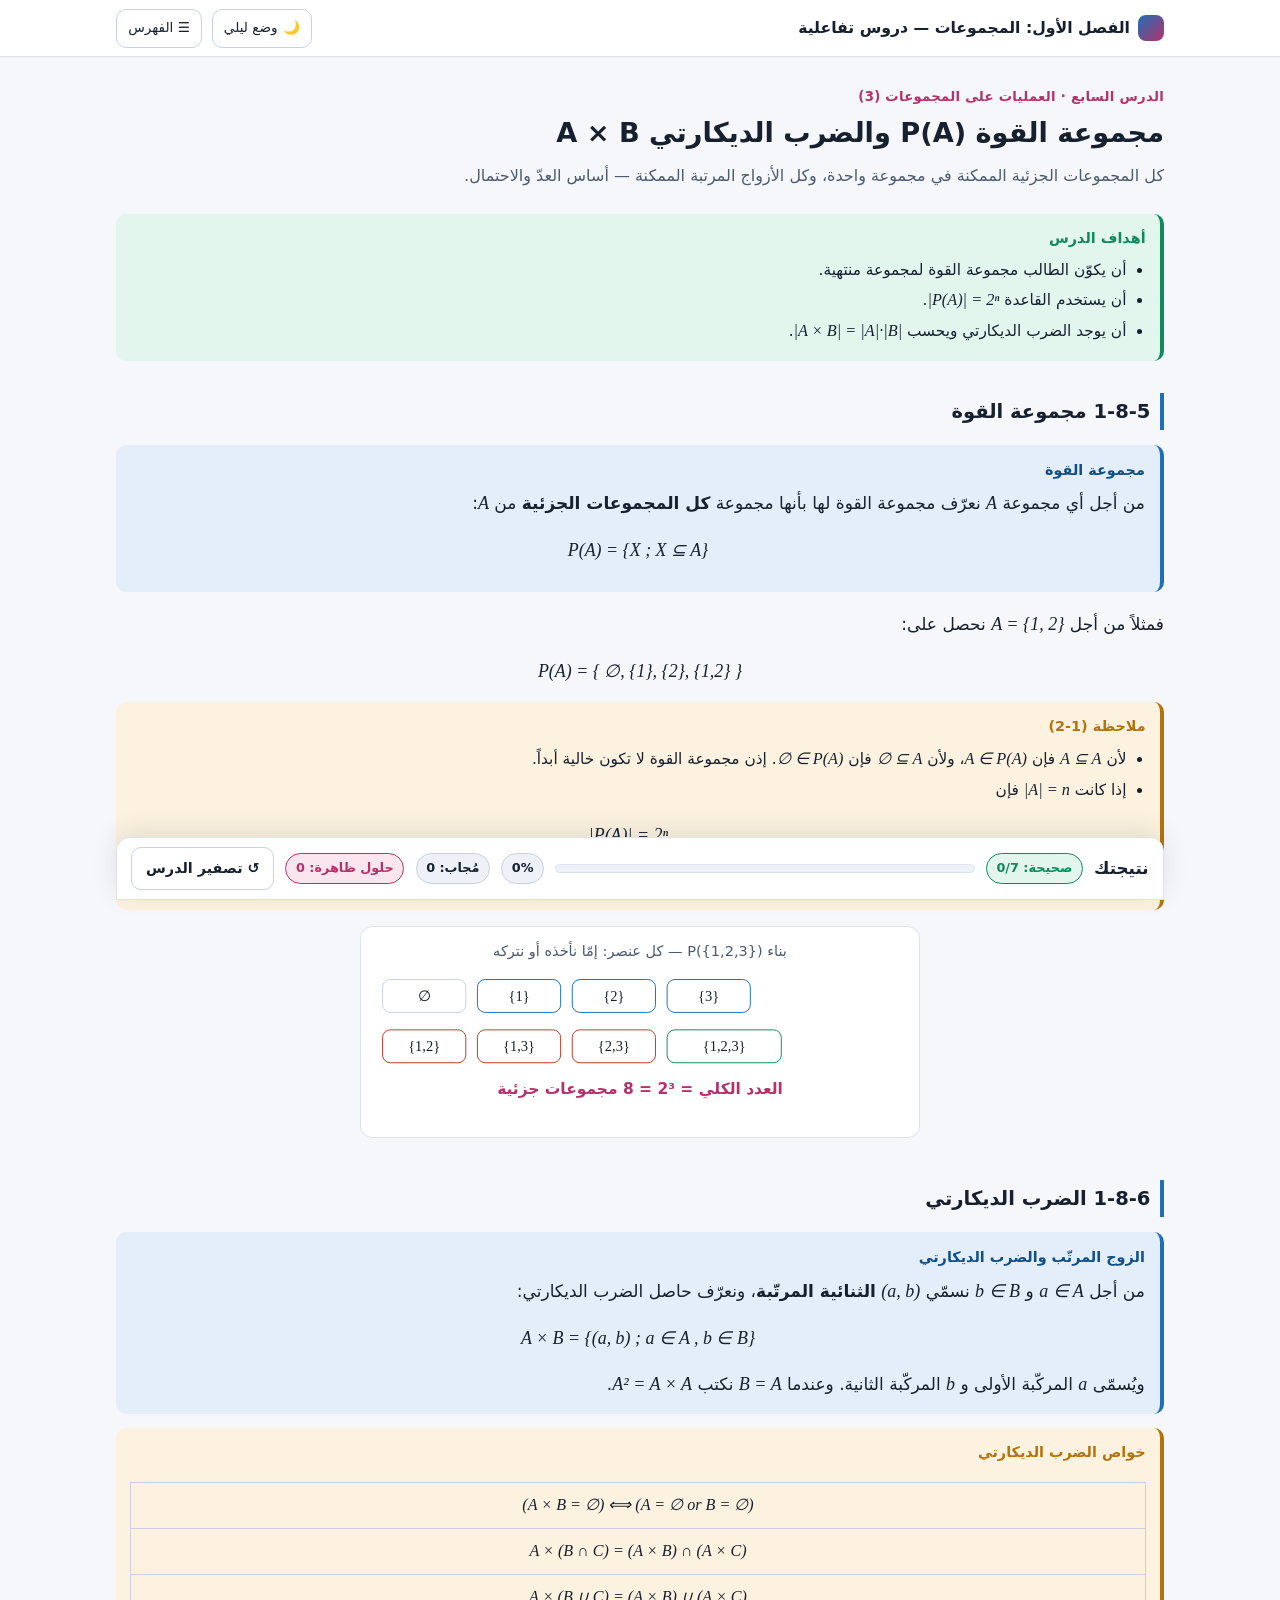
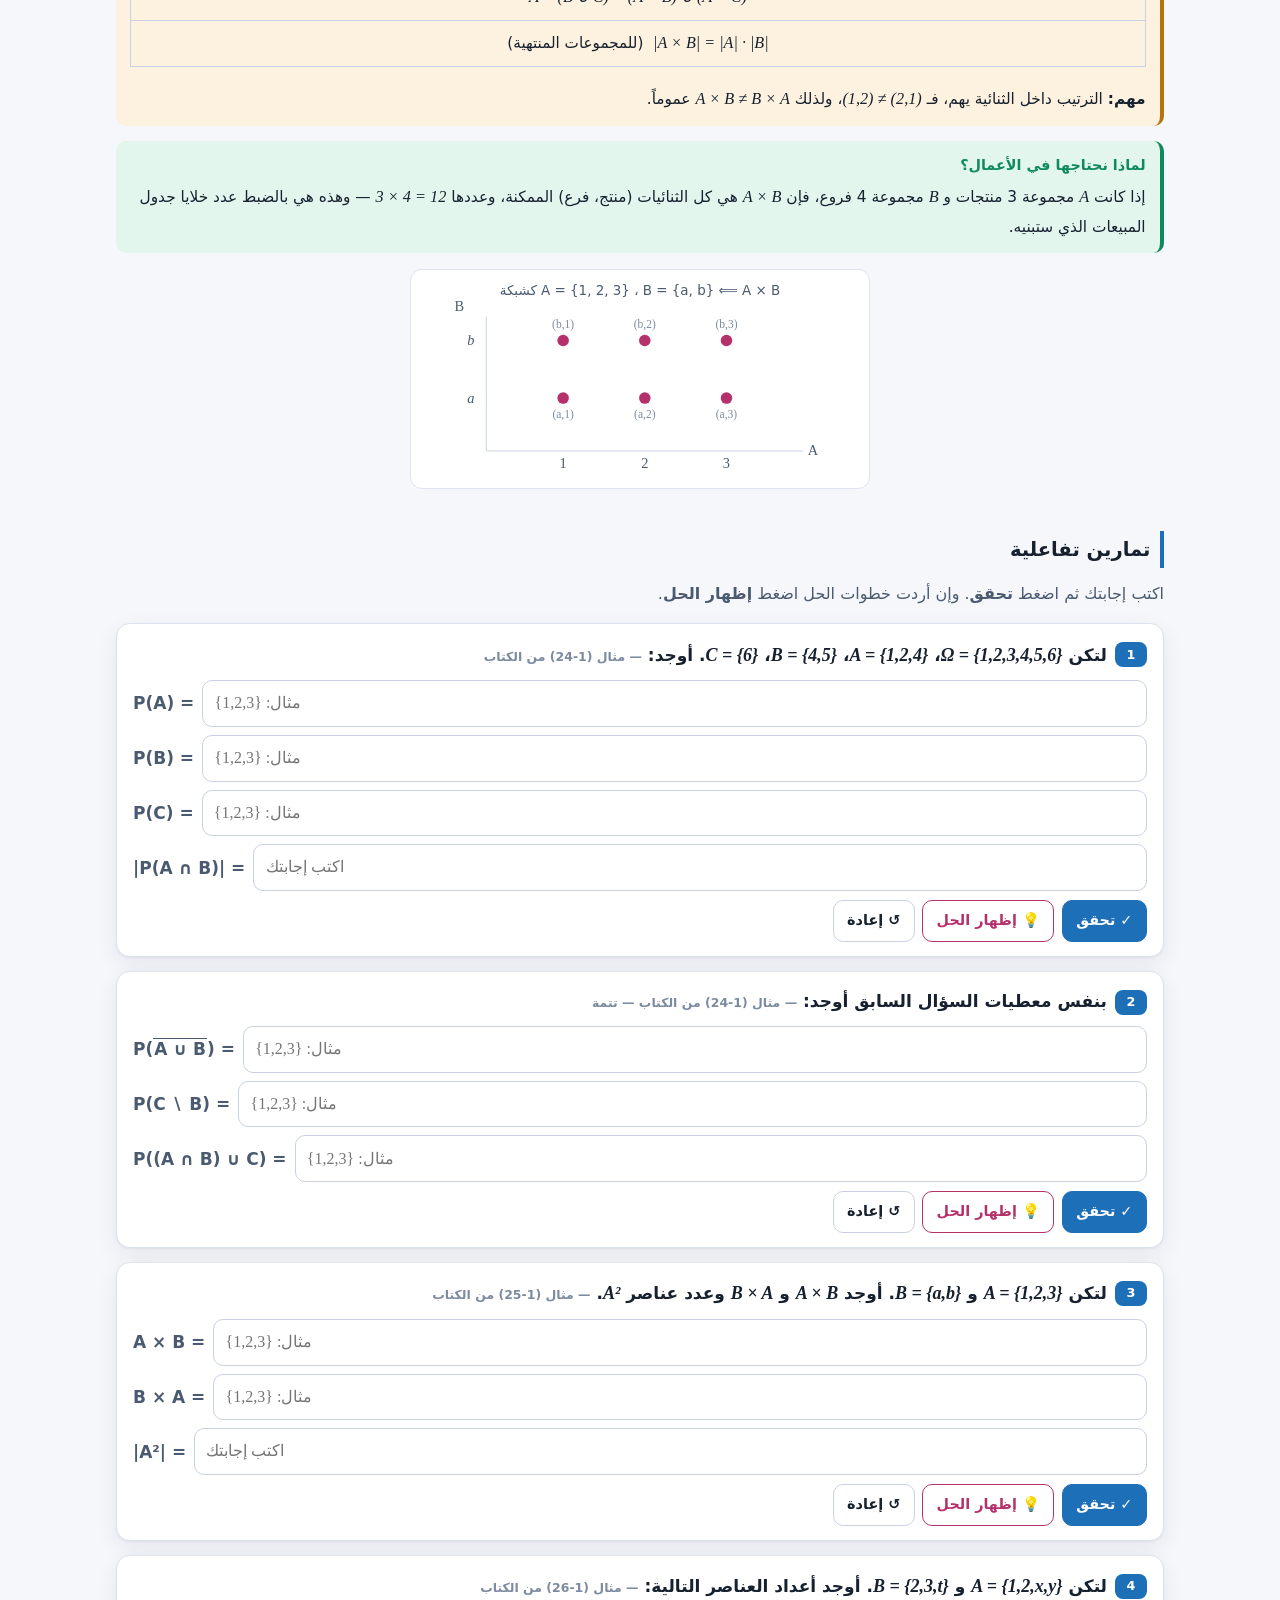
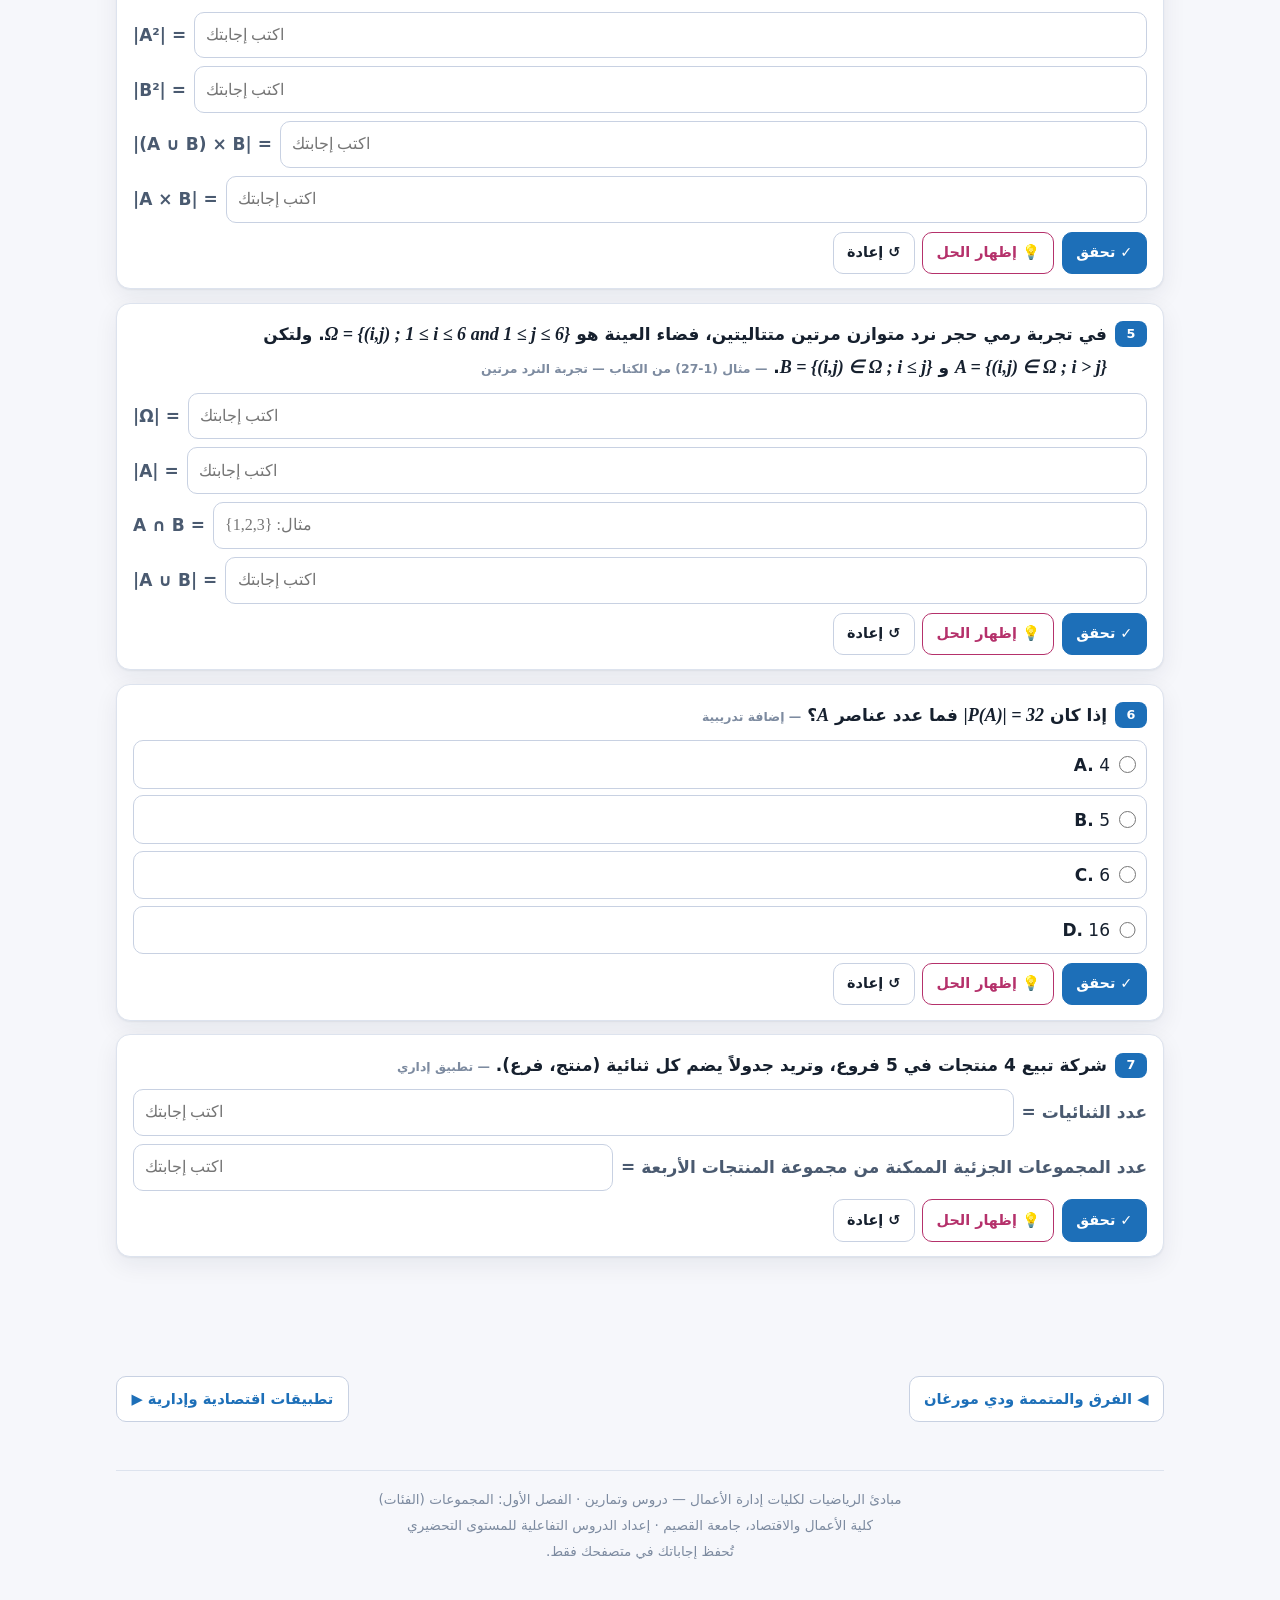
<file: l7.html>
<!doctype html>
<html lang="ar" dir="rtl" data-theme="light">
<head>
<meta charset="utf-8">
<meta name="viewport" content="width=device-width,initial-scale=1,viewport-fit=cover">
<title>مجموعة القوة P(A) والضرب الديكارتي A × B | الفصل الأول: المجموعات</title>
<meta name="description" content="كل المجموعات الجزئية الممكنة في مجموعة واحدة، وكل الأزواج المرتبة الممكنة — أساس العدّ والاحتمال.">
<meta name="author" content="كلية الأعمال والاقتصاد - جامعة القصيم">
<link rel="icon" href="data:image/svg+xml,%3Csvg xmlns='http://www.w3.org/2000/svg' viewBox='0 0 64 64'%3E%3Ccircle cx='24' cy='32' r='18' fill='none' stroke='%231d6fb8' stroke-width='5'/%3E%3Ccircle cx='40' cy='32' r='18' fill='none' stroke='%23b5316b' stroke-width='5'/%3E%3C/svg%3E">
<link rel="stylesheet" href="style.css">
<script>
(function(){try{var t=localStorage.getItem('qm1:theme');
if(!t)t=(window.matchMedia&&matchMedia('(prefers-color-scheme: dark)').matches)?'dark':'light';
document.documentElement.setAttribute('data-theme',t);}catch(e){}})();
</script>
</head>
<body>
<header class="topbar"><div class="topbar-in">
  <a class="brandmark" href="index.html"><span class="dot"></span><span>الفصل الأول: المجموعات <span class="full">— دروس تفاعلية</span></span></a>
  <span class="spacer"></span>
  <button class="iconbtn" id="themeBtn">🌙 <span>وضع ليلي</span></button>
  <a class="iconbtn" href="index.html">☰ الفهرس</a>
</div></header>
<main class="wrap">
<div class="page-head"><p class="eyebrow">الدرس السابع · العمليات على المجموعات (3)</p><h1>مجموعة القوة P(A) والضرب الديكارتي A × B</h1><p class="lead">كل المجموعات الجزئية الممكنة في مجموعة واحدة، وكل الأزواج المرتبة الممكنة — أساس العدّ والاحتمال.</p></div>
<div class="tip"><span class="tag">أهداف الدرس</span><ul style="margin:.2rem 0;padding-inline-start:1.2rem"><li>أن يكوّن الطالب مجموعة القوة لمجموعة منتهية.</li><li>أن يستخدم القاعدة <span class="m">|P(A)| = 2ⁿ</span>.</li><li>أن يوجد الضرب الديكارتي ويحسب <span class="m">|A × B| = |A|·|B|</span>.</li></ul></div>

<h2>1-8-5 مجموعة القوة</h2>
<div class="def"><span class="tag">مجموعة القوة</span>من أجل أي مجموعة <span class="m">A</span> نعرّف مجموعة القوة لها بأنها مجموعة <b>كل المجموعات الجزئية</b> من <span class="m">A</span>:<div class="mb"><span class="m">P(A) = {X ; X ⊆ A}</span></div></div>
<p>فمثلاً من أجل <span class="m">A = {1, 2}</span> نحصل على:</p>
<div class="mb"><span class="m">P(A) = { ∅, {1}, {2}, {1,2} }</span></div>
<div class="note"><span class="tag">ملاحظة (1-2)</span><ul style="margin:.2rem 0;padding-inline-start:1.2rem"><li>لأن <span class="m">A ⊆ A</span> فإن <span class="m">A ∈ P(A)</span>، ولأن <span class="m">∅ ⊆ A</span> فإن <span class="m">∅ ∈ P(A)</span>. إذن مجموعة القوة لا تكون خالية أبداً.</li><li>إذا كانت <span class="m">|A| = n</span> فإن <div class="mb"><span class="m">|P(A)| = 2ⁿ</span></div></li><li>انتبه للفرق: <span class="m">{1} ⊆ A</span> بينما <span class="m">{1} ∈ P(A)</span>.</li></ul></div>

<div class="figure">
<svg class="svgbox" viewBox="0 0 560 200" style="width:100%;max-width:560px" role="img">
  <text x="280" y="22" text-anchor="middle" font-size="15" fill="var(--fg2)">بناء P({1,2,3}) — كل عنصر: إمّا نأخذه أو نتركه</text>
  <g font-family="Cambria Math,serif" font-size="15" fill="var(--fg)" text-anchor="middle">
    <rect x="14"  y="46" width="86" height="34" rx="8" fill="none" stroke="var(--line2)"/><text x="57" y="68">∅</text>
    <rect x="112" y="46" width="86" height="34" rx="8" fill="none" stroke="var(--setA)"/><text x="155" y="68">{1}</text>
    <rect x="210" y="46" width="86" height="34" rx="8" fill="none" stroke="var(--setA)"/><text x="253" y="68">{2}</text>
    <rect x="308" y="46" width="86" height="34" rx="8" fill="none" stroke="var(--setA)"/><text x="351" y="68">{3}</text>
    <rect x="14"  y="98" width="86" height="34" rx="8" fill="none" stroke="var(--setB)"/><text x="57" y="120">{1,2}</text>
    <rect x="112" y="98" width="86" height="34" rx="8" fill="none" stroke="var(--setB)"/><text x="155" y="120">{1,3}</text>
    <rect x="210" y="98" width="86" height="34" rx="8" fill="none" stroke="var(--setB)"/><text x="253" y="120">{2,3}</text>
    <rect x="308" y="98" width="118" height="34" rx="8" fill="none" stroke="var(--setC)"/><text x="367" y="120">{1,2,3}</text>
  </g>
  <text x="280" y="164" text-anchor="middle" font-size="16" fill="var(--accent)" font-weight="bold">العدد الكلي = 2³ = 8 مجموعات جزئية</text>
</svg>
</div>

<h2>1-8-6 الضرب الديكارتي</h2>
<div class="def"><span class="tag">الزوج المرتّب والضرب الديكارتي</span>من أجل <span class="m">a ∈ A</span> و <span class="m">b ∈ B</span> نسمّي <span class="m">(a, b)</span> <b>الثنائية المرتّبة</b>، ونعرّف حاصل الضرب الديكارتي:<div class="mb"><span class="m">A × B = {(a, b) ; a ∈ A , b ∈ B}</span></div>ويُسمّى <span class="m">a</span> المركّبة الأولى و <span class="m">b</span> المركّبة الثانية. وعندما <span class="m">B = A</span> نكتب <span class="m">A² = A × A</span>.</div>
<div class="note"><span class="tag">خواص الضرب الديكارتي</span><div class="scrollx"><table class="tbl"><tr><td><span class="m">(A × B = ∅) ⟺ (A = ∅ or B = ∅)</span></td></tr><tr><td><span class="m">A × (B ∩ C) = (A × B) ∩ (A × C)</span></td></tr><tr><td><span class="m">A × (B ∪ C) = (A × B) ∪ (A × C)</span></td></tr><tr><td><span class="m">|A × B| = |A| · |B|</span> &nbsp;(للمجموعات المنتهية)</td></tr></table></div><p style="margin:.3rem 0 0"><b>مهم:</b> الترتيب داخل الثنائية يهم، فـ <span class="m">(1,2) ≠ (2,1)</span>، ولذلك <span class="m">A × B ≠ B × A</span> عموماً.</p></div>

<div class="tip"><span class="tag">لماذا نحتاجها في الأعمال؟</span>إذا كانت <span class="m">A</span> مجموعة 3 منتجات و <span class="m">B</span> مجموعة 4 فروع، فإن <span class="m">A × B</span> هي كل الثنائيات (منتج، فرع) الممكنة، وعددها <span class="m">3 × 4 = 12</span> — وهذه هي بالضبط عدد خلايا جدول المبيعات الذي ستبنيه.</div>
<div class="figure">
<svg class="svgbox" viewBox="0 0 460 210" style="width:100%;max-width:460px" role="img">
  <text x="230" y="18" text-anchor="middle" font-size="14" fill="var(--fg2)">A = {1, 2, 3} ، B = {a, b} ⟸ A × B كشبكة</text>
  <g stroke="var(--line2)" stroke-width="1"><line x1="70" y1="40" x2="70" y2="180"/><line x1="70" y1="180" x2="400" y2="180"/></g>
  <g font-family="Cambria Math,serif" font-size="15" fill="var(--fg2)" text-anchor="middle">
    <text x="150" y="198">1</text><text x="235" y="198">2</text><text x="320" y="198">3</text>
    <text x="54" y="130" font-style="italic">a</text><text x="54" y="70" font-style="italic">b</text>
    <text x="42" y="34">B</text><text x="410" y="184">A</text>
  </g>
  <g fill="var(--accent)">
    <circle cx="150" cy="125" r="6"/><circle cx="235" cy="125" r="6"/><circle cx="320" cy="125" r="6"/>
    <circle cx="150" cy="65" r="6"/><circle cx="235" cy="65" r="6"/><circle cx="320" cy="65" r="6"/>
  </g>
  <g font-family="Cambria Math,serif" font-size="12" fill="var(--fg3)" text-anchor="middle">
    <text x="150" y="146">(1,a)</text><text x="235" y="146">(2,a)</text><text x="320" y="146">(3,a)</text>
    <text x="150" y="52">(1,b)</text><text x="235" y="52">(2,b)</text><text x="320" y="52">(3,b)</text>
  </g>
</svg>
</div>

<h2>تمارين تفاعلية</h2>
<p class="lead">اكتب إجابتك ثم اضغط <b>تحقق</b>. وإن أردت خطوات الحل اضغط <b>إظهار الحل</b>.</p>
<div id="qs"></div>
<div id="scorePanel"></div>
<nav class="nav-lr"><a href="l6.html">◀ الفرق والمتممة ودي مورغان</a><a href="l8.html">تطبيقات اقتصادية وإدارية ▶</a></nav>
<footer class="ft">
مبادئ الرياضيات لكليات إدارة الأعمال — دروس وتمارين · الفصل الأول: المجموعات (الفئات)<br>
كلية الأعمال والاقتصاد، جامعة القصيم · إعداد الدروس التفاعلية للمستوى التحضيري<br>
تُحفظ إجاباتك في متصفحك فقط.
</footer>
</main>
<script src="venn.js"></script>
<script>window.LESSON_ID="l7";</script>
<script src="app.js"></script>
<script>QM.render("qs", [{"id": "l7q1", "no": "1", "type": "fill", "src": "مثال (1-24) من الكتاب", "text": "لتكن <span class=\"m\">Ω = {1,2,3,4,5,6}</span>، <span class=\"m\">A = {1,2,4}</span>، <span class=\"m\">B = {4,5}</span>، <span class=\"m\">C = {6}</span>. أوجد:", "fields": [{"pre": "P(A) =", "ltr": true, "mode": "set", "answer": ["{∅,{1},{2},{4},{1,2},{1,4},{2,4},{1,2,4}}"]}, {"pre": "P(B) =", "ltr": true, "mode": "set", "answer": ["{∅,{4},{5},{4,5}}"]}, {"pre": "P(C) =", "ltr": true, "mode": "set", "answer": ["{∅,{6}}"]}, {"pre": "|P(A ∩ B)| =", "ltr": true, "mode": "num", "answer": "2"}], "sol": "<ol><li><span class=\"m\">|A| = 3</span> فعدد المجموعات الجزئية <span class=\"m\">2³ = 8</span>:<br><span class=\"m\">P(A) = {∅, {1}, {2}, {4}, {1,2}, {1,4}, {2,4}, {1,2,4}}</span></li><li><span class=\"m\">P(B) = {∅, {4}, {5}, {4,5}}</span> وعددها <span class=\"m\">2² = 4</span></li><li><span class=\"m\">P(C) = {∅, {6}}</span> وعددها <span class=\"m\">2¹ = 2</span></li><li><span class=\"m\">A ∩ B = {4}</span> ⟹ <span class=\"m\">|P(A ∩ B)| = 2¹ = 2</span></li></ol><div class=\"note\"><span class=\"tag\">تنبيه في الكتابة</span>عناصر <span class=\"m\">P(A)</span> هي <b>مجموعات</b>، فيجب كتابة الأقواس الداخلية: <span class=\"m\">{1}</span> وليس <span class=\"m\">1</span>.</div>"}, {"id": "l7q2", "no": "2", "type": "fill", "src": "مثال (1-24) من الكتاب — تتمة", "text": "بنفس معطيات السؤال السابق أوجد:", "fields": [{"pre": "P(<span class=\"bar\">A ∪ B</span>) =", "ltr": true, "mode": "set", "answer": ["{∅,{3},{6},{3,6}}"]}, {"pre": "P(C ∖ B) =", "ltr": true, "mode": "set", "answer": ["{∅,{6}}"]}, {"pre": "P((A ∩ B) ∪ C) =", "ltr": true, "mode": "set", "answer": ["{∅,{4},{6},{4,6}}"]}], "sol": "<ol><li><span class=\"m\">A ∪ B = {1,2,4,5}</span> ⟹ <span class=\"m\"><span class=\"bar\"><span class=\"m\">A ∪ B</span></span> = {3,6}</span> ⟹ <span class=\"m\">P = {∅, {3}, {6}, {3,6}}</span></li><li><span class=\"m\">C ∖ B = {6} ∖ {4,5} = {6}</span> ⟹ <span class=\"m\">P = {∅, {6}}</span></li><li><span class=\"m\">(A ∩ B) ∪ C = {4} ∪ {6} = {4,6}</span> ⟹ <span class=\"m\">P = {∅, {4}, {6}, {4,6}}</span></li></ol>"}, {"id": "l7q3", "no": "3", "type": "fill", "src": "مثال (1-25) من الكتاب", "text": "لتكن <span class=\"m\">A = {1,2,3}</span> و <span class=\"m\">B = {a,b}</span>. أوجد <span class=\"m\">A × B</span> و <span class=\"m\">B × A</span> وعدد عناصر <span class=\"m\">A²</span>.", "fields": [{"pre": "A × B =", "ltr": true, "mode": "set", "answer": ["{(1,a),(1,b),(2,a),(2,b),(3,a),(3,b)}"]}, {"pre": "B × A =", "ltr": true, "mode": "set", "answer": ["{(a,1),(a,2),(a,3),(b,1),(b,2),(b,3)}"]}, {"pre": "|A²| =", "ltr": true, "mode": "num", "answer": "9"}], "sol": "<ol><li><span class=\"m\">A × B = {(1,a), (1,b), (2,a), (2,b), (3,a), (3,b)}</span> وعددها <span class=\"m\">3 × 2 = 6</span></li><li><span class=\"m\">B × A = {(a,1), (a,2), (a,3), (b,1), (b,2), (b,3)}</span></li><li><span class=\"m\">A² = A × A</span> وعدد عناصرها <span class=\"m\">3 × 3 = 9</span></li></ol><div class=\"tip\"><span class=\"tag\">ماذا تلاحظ؟</span><span class=\"m\">A × B ≠ B × A</span> — العدد نفسه لكن الأزواج مختلفة، لأن ترتيب المركّبتين يهم.</div>"}, {"id": "l7q4", "no": "4", "type": "fill", "src": "مثال (1-26) من الكتاب", "text": "لتكن <span class=\"m\">A = {1,2,x,y}</span> و <span class=\"m\">B = {2,3,t}</span>. أوجد أعداد العناصر التالية:", "fields": [{"pre": "|A²| =", "ltr": true, "mode": "num", "answer": "16"}, {"pre": "|B²| =", "ltr": true, "mode": "num", "answer": "9"}, {"pre": "|(A ∪ B) × B| =", "ltr": true, "mode": "num", "answer": "18"}, {"pre": "|A × B| =", "ltr": true, "mode": "num", "answer": "12"}], "sol": "<p><span class=\"m\">|A| = 4</span>، <span class=\"m\">|B| = 3</span>، <span class=\"m\">A ∪ B = {1,2,x,y,3,t}</span> فـ <span class=\"m\">|A ∪ B| = 6</span>.</p><ol><li><span class=\"m\">|A²| = 4 × 4 = 16</span></li><li><span class=\"m\">|B²| = 3 × 3 = 9</span></li><li><span class=\"m\">|(A ∪ B) × B| = 6 × 3 = 18</span></li><li><span class=\"m\">|A × B| = 4 × 3 = 12</span></li></ol><p>ومثال على السرد: <span class=\"m\">A × B = {(1,2),(1,3),(1,t),(2,2),(2,3),(2,t),(x,2),(x,3),(x,t),(y,2),(y,3),(y,t)}</span>.</p>"}, {"id": "l7q5", "no": "5", "type": "fill", "src": "مثال (1-27) من الكتاب — تجربة النرد مرتين", "text": "في تجربة رمي حجر نرد متوازن مرتين متتاليتين، فضاء العينة هو <span class=\"m\">Ω = {(i,j) ; 1 ≤ i ≤ 6 and 1 ≤ j ≤ 6}</span>. ولتكن <span class=\"m\">A = {(i,j) ∈ Ω ; i &gt; j}</span> و <span class=\"m\">B = {(i,j) ∈ Ω ; i ≤ j}</span>.", "fields": [{"pre": "|Ω| =", "ltr": true, "mode": "num", "answer": "36"}, {"pre": "|A| =", "ltr": true, "mode": "num", "answer": "15"}, {"pre": "A ∩ B =", "ltr": true, "mode": "set", "answer": ["∅", "{}"], "show": "∅"}, {"pre": "|A ∪ B| =", "ltr": true, "mode": "num", "answer": "36"}], "sol": "<ol><li><span class=\"m\">Ω = {1,…,6} × {1,…,6}</span> ⟹ <span class=\"m\">|Ω| = 6 × 6 = 36</span></li><li><span class=\"m\">A</span> هي الأزواج التي فيها الأول أكبر من الثاني. عددها: للحالة <span class=\"m\">i = j</span> هناك 6 أزواج، ويتقاسم الباقي (<span class=\"m\">36 − 6 = 30</span>) مناصفةً بين <span class=\"m\">i &gt; j</span> و <span class=\"m\">i &lt; j</span> ⟹ <span class=\"m\">|A| = 15</span></li><li><span class=\"m\">A</span> تشترط <span class=\"m\">i &gt; j</span> و <span class=\"m\">B</span> تشترط <span class=\"m\">i ≤ j</span>، ولا يجتمعان ⟹ <span class=\"m\">A ∩ B = ∅</span></li><li>الشرطان يغطيان كل الحالات ⟹ <span class=\"m\">A ∪ B = Ω</span> و <span class=\"m\">|A ∪ B| = 36</span></li></ol><p>ونقول عندئذ إن <span class=\"m\">A</span> و <span class=\"m\">B</span> <b>تجزئة</b> لفضاء العينة، وهو مفهوم أساسي في مقرر الإحصاء.</p>"}, {"id": "l7q6", "no": "6", "type": "mcq", "src": "إضافة تدريبية", "text": "إذا كان <span class=\"m\">|P(A)| = 32</span> فما عدد عناصر <span class=\"m\">A</span>؟", "options": ["4", "5", "6", "16"], "answer": 1, "sol": "نحل المعادلة <span class=\"m\">2ⁿ = 32</span>. وبما أن <span class=\"m\">2⁵ = 32</span> فإن <span class=\"m\">n = 5</span>."}, {"id": "l7q7", "no": "7", "type": "fill", "src": "تطبيق إداري", "text": "شركة تبيع 4 منتجات في 5 فروع، وتريد جدولاً يضم كل ثنائية (منتج، فرع).", "fields": [{"pre": "عدد الثنائيات =", "mode": "num", "answer": "20"}, {"pre": "عدد المجموعات الجزئية الممكنة من مجموعة المنتجات الأربعة =", "mode": "num", "answer": "16"}], "sol": "<ol><li>عدد الثنائيات هو <span class=\"m\">|A × B| = 4 × 5 = 20</span> ثنائية، وهي عدد خلايا الجدول.</li><li>عدد المجموعات الجزئية <span class=\"m\">= 2⁴ = 16</span> — وهي كل «الحزم» الممكنة من المنتجات، بما فيها الحزمة الخالية وحزمة المنتجات الأربعة.</li></ol>"}]); QM.start();</script>
</body>
</html>
</file>
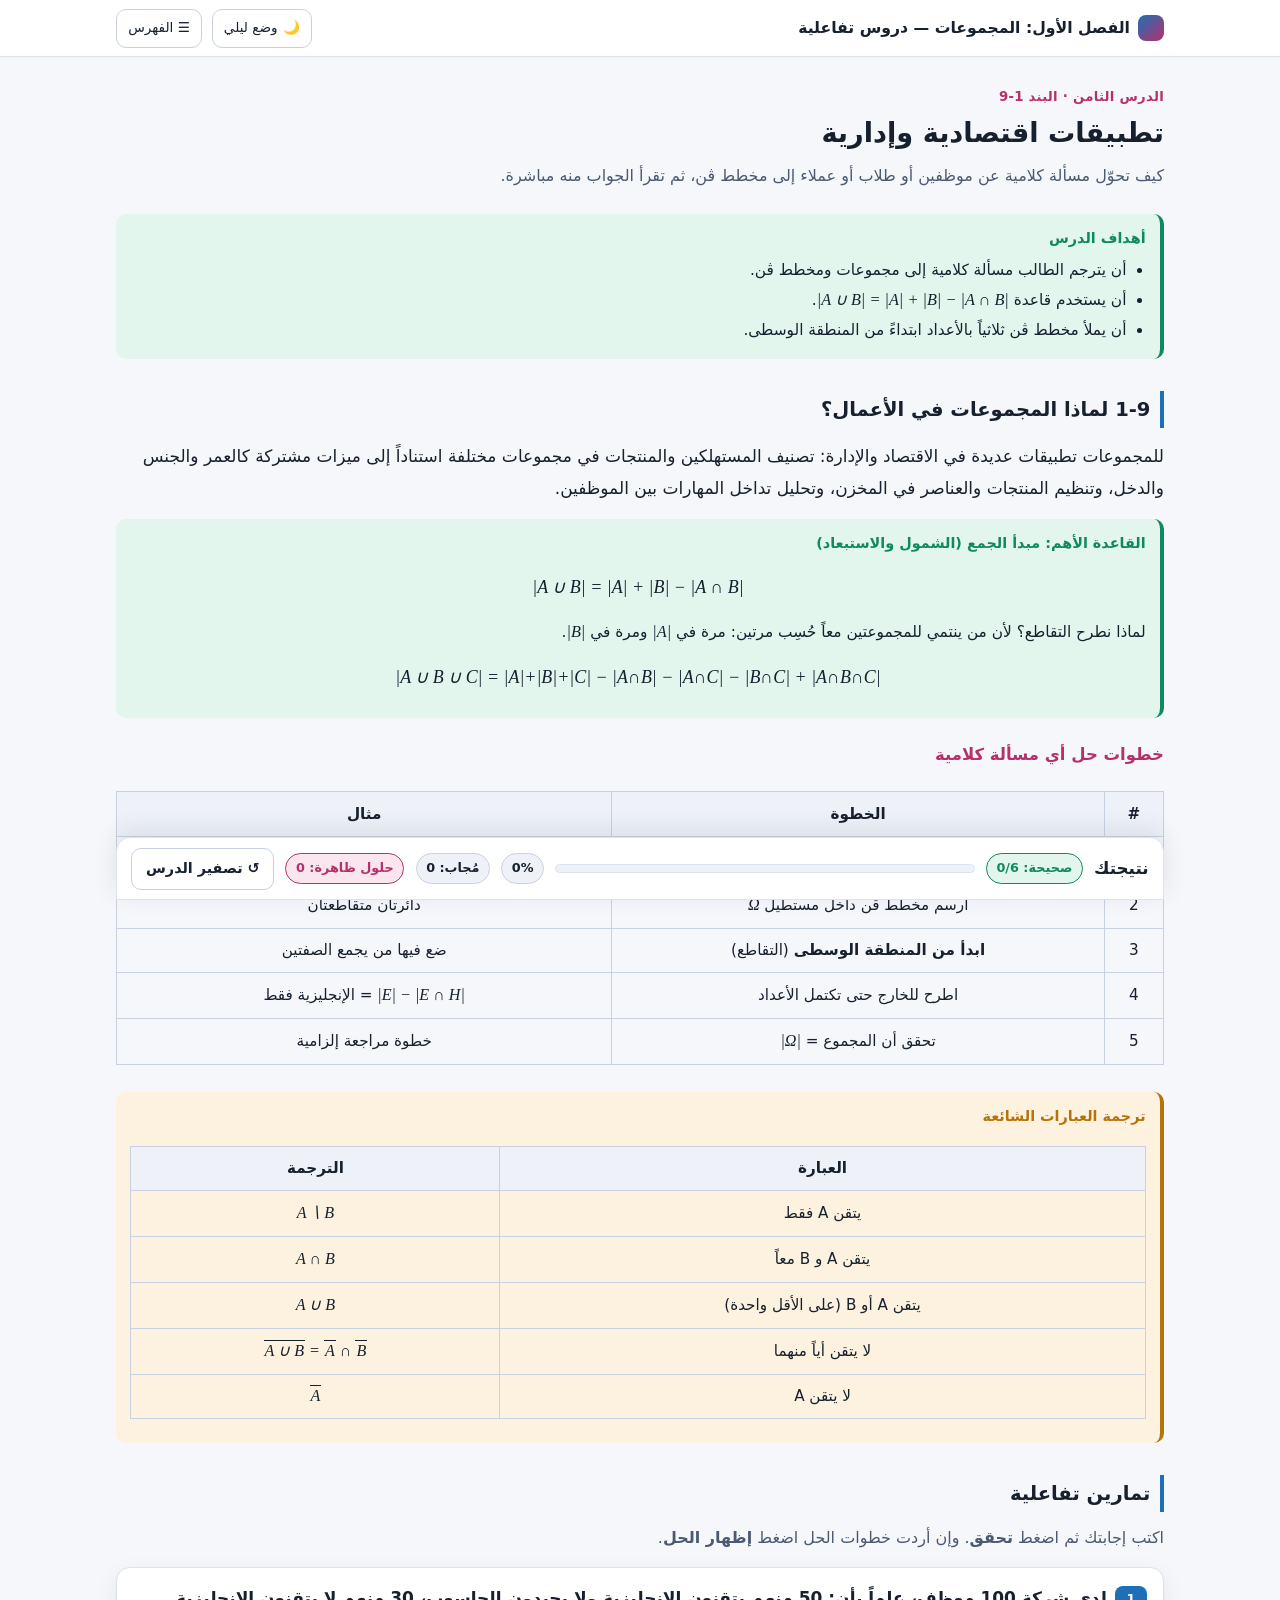
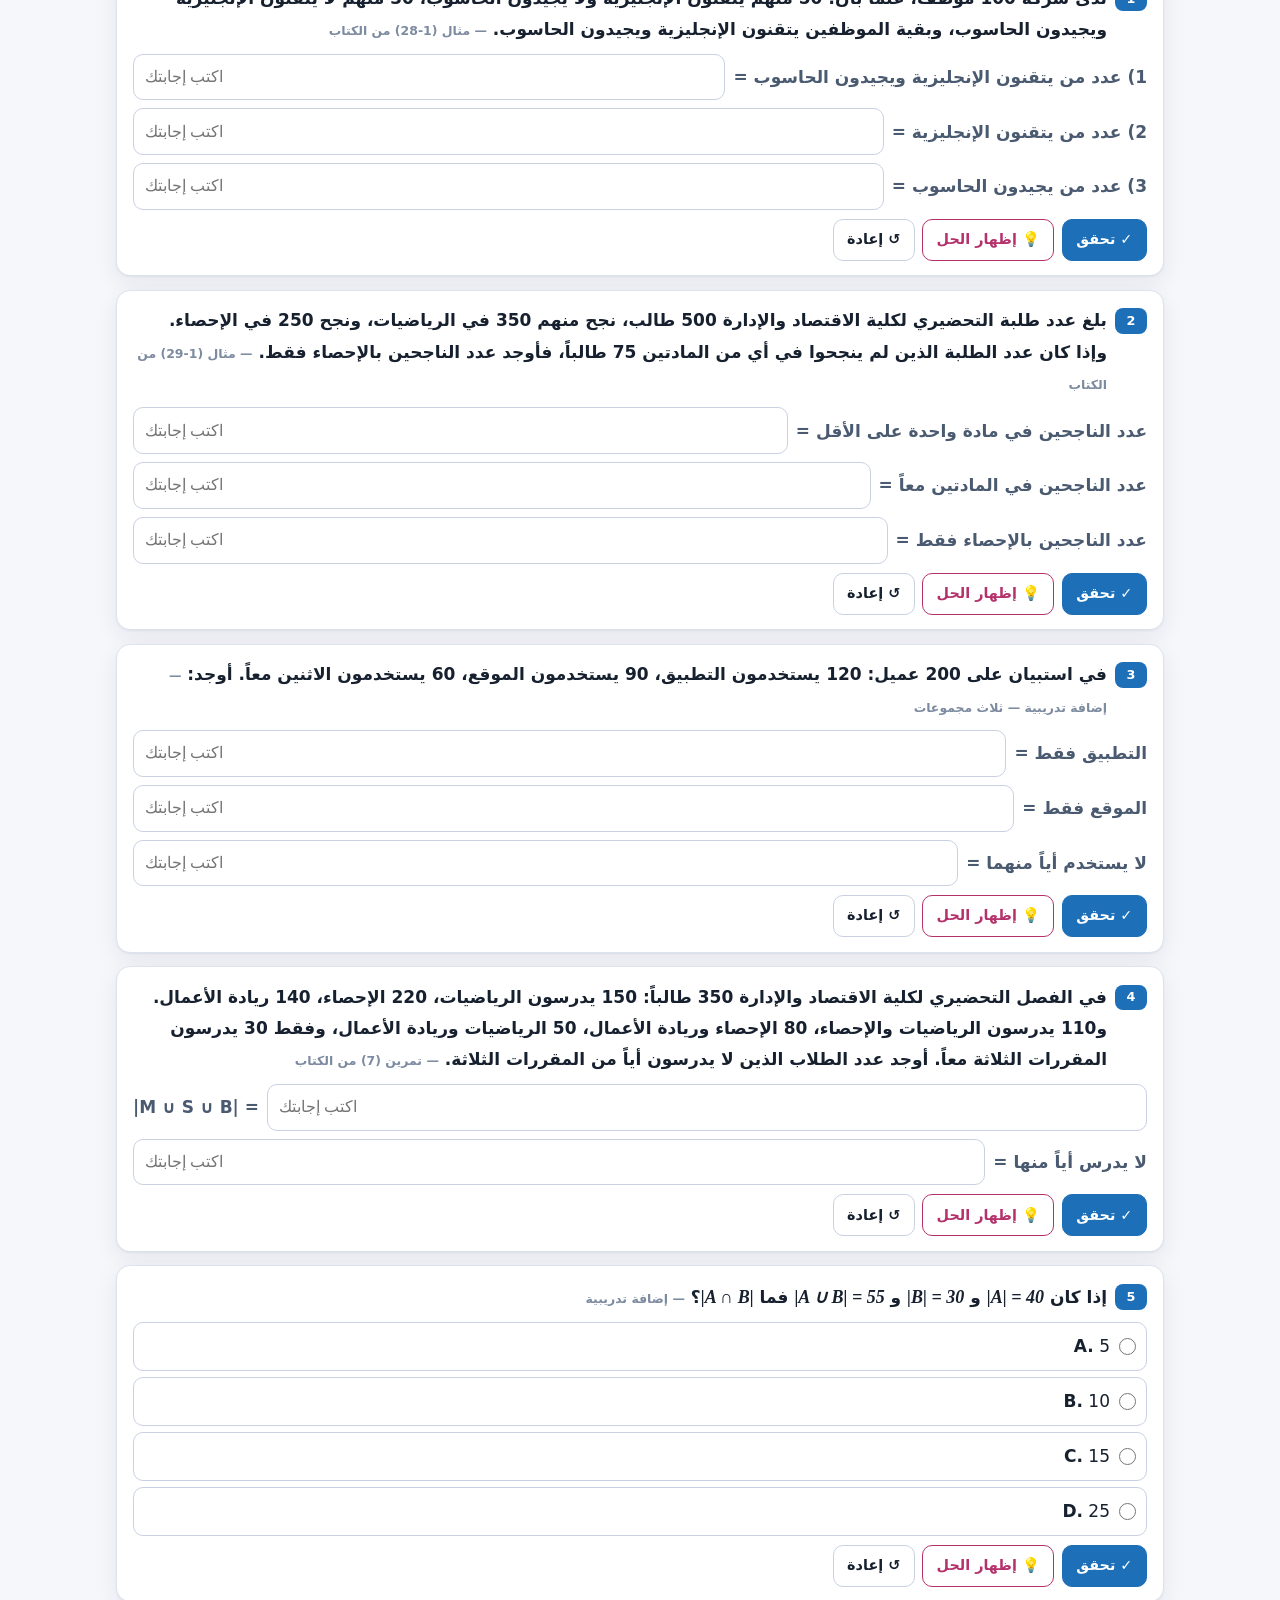
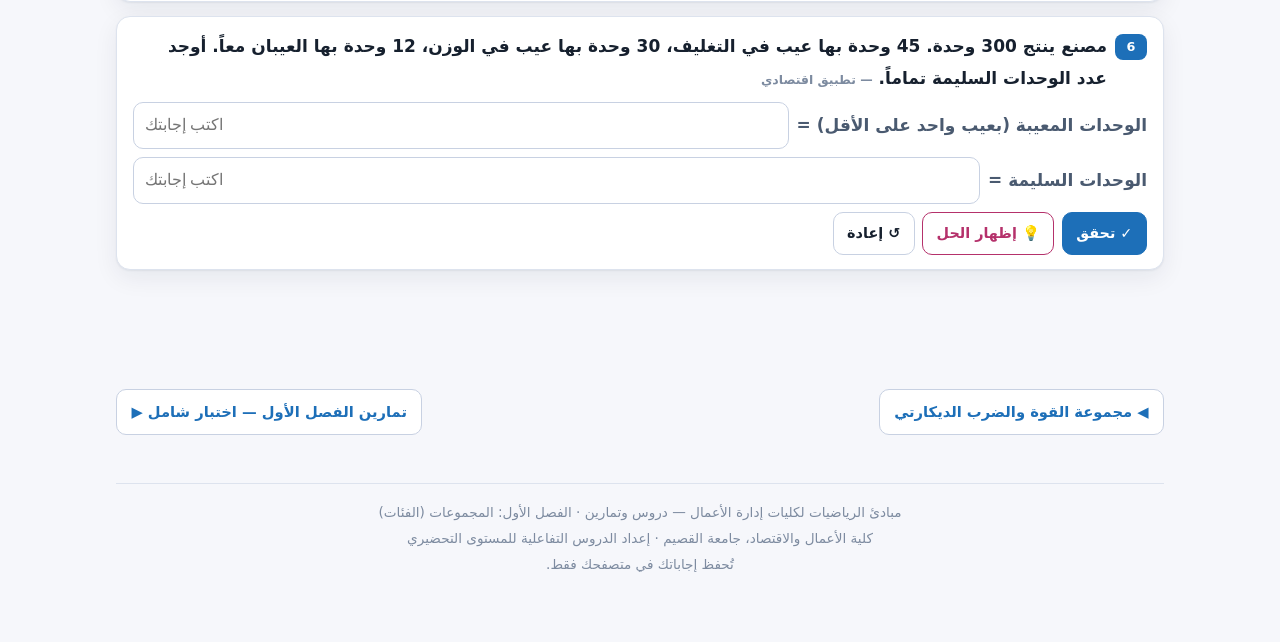
<file: l8.html>
<!doctype html>
<html lang="ar" dir="rtl" data-theme="light">
<head>
<meta charset="utf-8">
<meta name="viewport" content="width=device-width,initial-scale=1,viewport-fit=cover">
<title>تطبيقات اقتصادية وإدارية | الفصل الأول: المجموعات</title>
<meta name="description" content="كيف تحوّل مسألة كلامية عن موظفين أو طلاب أو عملاء إلى مخطط ڤن، ثم تقرأ الجواب منه مباشرة.">
<meta name="author" content="كلية الأعمال والاقتصاد - جامعة القصيم">
<link rel="icon" href="data:image/svg+xml,%3Csvg xmlns='http://www.w3.org/2000/svg' viewBox='0 0 64 64'%3E%3Ccircle cx='24' cy='32' r='18' fill='none' stroke='%231d6fb8' stroke-width='5'/%3E%3Ccircle cx='40' cy='32' r='18' fill='none' stroke='%23b5316b' stroke-width='5'/%3E%3C/svg%3E">
<link rel="stylesheet" href="style.css">
<script>
(function(){try{var t=localStorage.getItem('qm1:theme');
if(!t)t=(window.matchMedia&&matchMedia('(prefers-color-scheme: dark)').matches)?'dark':'light';
document.documentElement.setAttribute('data-theme',t);}catch(e){}})();
</script>
</head>
<body>
<header class="topbar"><div class="topbar-in">
  <a class="brandmark" href="index.html"><span class="dot"></span><span>الفصل الأول: المجموعات <span class="full">— دروس تفاعلية</span></span></a>
  <span class="spacer"></span>
  <button class="iconbtn" id="themeBtn">🌙 <span>وضع ليلي</span></button>
  <a class="iconbtn" href="index.html">☰ الفهرس</a>
</div></header>
<main class="wrap">
<div class="page-head"><p class="eyebrow">الدرس الثامن · البند 1-9</p><h1>تطبيقات اقتصادية وإدارية</h1><p class="lead">كيف تحوّل مسألة كلامية عن موظفين أو طلاب أو عملاء إلى مخطط ڤن، ثم تقرأ الجواب منه مباشرة.</p></div>
<div class="tip"><span class="tag">أهداف الدرس</span><ul style="margin:.2rem 0;padding-inline-start:1.2rem"><li>أن يترجم الطالب مسألة كلامية إلى مجموعات ومخطط ڤن.</li><li>أن يستخدم قاعدة <span class="m">|A ∪ B| = |A| + |B| − |A ∩ B|</span>.</li><li>أن يملأ مخطط ڤن ثلاثياً بالأعداد ابتداءً من المنطقة الوسطى.</li></ul></div>

<h2>1-9 لماذا المجموعات في الأعمال؟</h2>
<p>للمجموعات تطبيقات عديدة في الاقتصاد والإدارة: تصنيف المستهلكين والمنتجات في مجموعات مختلفة استناداً إلى
ميزات مشتركة كالعمر والجنس والدخل، وتنظيم المنتجات والعناصر في المخزن، وتحليل تداخل المهارات بين الموظفين.</p>

<div class="tip"><span class="tag">القاعدة الأهم: مبدأ الجمع (الشمول والاستبعاد)</span><div class="mb"><span class="m">|A ∪ B| = |A| + |B| − |A ∩ B|</span></div><p style="margin:.2rem 0">لماذا نطرح التقاطع؟ لأن من ينتمي للمجموعتين معاً حُسِب مرتين: مرة في <span class="m">|A|</span> ومرة في <span class="m">|B|</span>.</p><div class="mb"><span class="m">|A ∪ B ∪ C| = |A|+|B|+|C| − |A∩B| − |A∩C| − |B∩C| + |A∩B∩C|</span></div></div>

<h3>خطوات حل أي مسألة كلامية</h3>
<div class="scrollx"><table class="tbl">
<tr><th>#</th><th>الخطوة</th><th>مثال</th></tr>
<tr><td>1</td><td>سمِّ المجموعات ورمّزها</td><td><span class="m">E</span> = يتقن الإنجليزية، <span class="m">H</span> = يجيد الحاسوب</td></tr>
<tr><td>2</td><td>ارسم مخطط ڤن داخل مستطيل <span class="m">Ω</span></td><td>دائرتان متقاطعتان</td></tr>
<tr><td>3</td><td><b>ابدأ من المنطقة الوسطى</b> (التقاطع)</td><td>ضع فيها من يجمع الصفتين</td></tr>
<tr><td>4</td><td>اطرح للخارج حتى تكتمل الأعداد</td><td><span class="m">|E| − |E ∩ H|</span> = الإنجليزية فقط</td></tr>
<tr><td>5</td><td>تحقق أن المجموع = <span class="m">|Ω|</span></td><td>خطوة مراجعة إلزامية</td></tr>
</table></div>

<div class="note"><span class="tag">ترجمة العبارات الشائعة</span><div class="scrollx"><table class="tbl"><tr><th>العبارة</th><th>الترجمة</th></tr><tr><td>يتقن A فقط</td><td><span class="m">A ∖ B</span></td></tr><tr><td>يتقن A و B معاً</td><td><span class="m">A ∩ B</span></td></tr><tr><td>يتقن A أو B (على الأقل واحدة)</td><td><span class="m">A ∪ B</span></td></tr><tr><td>لا يتقن أياً منهما</td><td><span class="m"><span class="bar"><span class="m">A ∪ B</span></span> = <span class="bar"><span class="m">A</span></span> ∩ <span class="bar"><span class="m">B</span></span></span></td></tr><tr><td>لا يتقن A</td><td><span class="bar"><span class="m">A</span></span></td></tr></table></div></div>

<h2>تمارين تفاعلية</h2>
<p class="lead">اكتب إجابتك ثم اضغط <b>تحقق</b>. وإن أردت خطوات الحل اضغط <b>إظهار الحل</b>.</p>
<div id="qs"></div>
<div id="scorePanel"></div>
<nav class="nav-lr"><a href="l7.html">◀ مجموعة القوة والضرب الديكارتي</a><a href="l9.html">تمارين الفصل الأول — اختبار شامل ▶</a></nav>
<footer class="ft">
مبادئ الرياضيات لكليات إدارة الأعمال — دروس وتمارين · الفصل الأول: المجموعات (الفئات)<br>
كلية الأعمال والاقتصاد، جامعة القصيم · إعداد الدروس التفاعلية للمستوى التحضيري<br>
تُحفظ إجاباتك في متصفحك فقط.
</footer>
</main>
<script src="venn.js"></script>
<script>window.LESSON_ID="l8";</script>
<script src="app.js"></script>
<script>QM.render("qs", [{"id": "l8q1", "no": "1", "type": "fill", "src": "مثال (1-28) من الكتاب", "text": "لدى شركة 100 موظف، علماً بأن: 50 منهم يتقنون الإنجليزية ولا يجيدون الحاسوب، 30 منهم لا يتقنون الإنجليزية ويجيدون الحاسوب، وبقية الموظفين يتقنون الإنجليزية ويجيدون الحاسوب.", "fields": [{"pre": "1) عدد من يتقنون الإنجليزية ويجيدون الحاسوب =", "mode": "num", "answer": "20"}, {"pre": "2) عدد من يتقنون الإنجليزية =", "mode": "num", "answer": "70"}, {"pre": "3) عدد من يجيدون الحاسوب =", "mode": "num", "answer": "50"}], "sol": "<p>لتكن <span class=\"m\">E</span> مجموعة من يتقنون الإنجليزية و <span class=\"m\">H</span> مجموعة من يجيدون الحاسوب.</p><figure class=\"figure\" data-venn='{\"layout\": \"two\", \"items\": [{\"r\": \"A\", \"t\": \"50\"}, {\"r\": \"AB\", \"t\": \"20\"}, {\"r\": \"B\", \"t\": \"30\"}, {\"r\": \"U\", \"t\": \"0\"}], \"names\": {\"A\": \"E\", \"B\": \"H\"}, \"width\": 360}' data-cap=\"التوزيع الكامل للموظفين المئة\"></figure><ol><li>الملاحظة الأولى تعطي <span class=\"m\">|E ∖ H| = 50</span>، والثانية <span class=\"m\">|H ∖ E| = 30</span>. وبما أن الجميع يقع في إحدى الفئات الثلاث: <div class=\"mb\"><span class=\"m\">|E ∩ H| = 100 − 50 − 30 = 20</span></div></li><li><span class=\"m\">|E| = 50 + 20 = 70</span></li><li><span class=\"m\">|H| = 30 + 20 = 50</span></li></ol><p><b>تحقق:</b> <span class=\"m\">|E ∪ H| = 70 + 50 − 20 = 100 = |Ω|</span> ✔ أي لا يوجد موظف لا يتقن أياً منهما.</p>"}, {"id": "l8q2", "no": "2", "type": "fill", "src": "مثال (1-29) من الكتاب", "text": "بلغ عدد طلبة التحضيري لكلية الاقتصاد والإدارة 500 طالب، نجح منهم 350 في الرياضيات، ونجح 250 في الإحصاء. وإذا كان عدد الطلبة الذين لم ينجحوا في أي من المادتين 75 طالباً، فأوجد عدد الناجحين <b>بالإحصاء فقط</b>.", "fields": [{"pre": "عدد الناجحين في مادة واحدة على الأقل =", "mode": "num", "answer": "425"}, {"pre": "عدد الناجحين في المادتين معاً =", "mode": "num", "answer": "175"}, {"pre": "عدد الناجحين بالإحصاء فقط =", "mode": "num", "answer": "75"}], "sol": "<p>لتكن <span class=\"m\">M</span> مجموعة الناجحين في الرياضيات و <span class=\"m\">S</span> مجموعة الناجحين في الإحصاء.</p><ol><li><span class=\"m\">|M ∪ S| = 500 − 75 = 425</span></li><li>من مبدأ الجمع: <div class=\"mb\"><span class=\"m\">|M ∩ S| = |M| + |S| − |M ∪ S| = 350 + 250 − 425 = 175</span></div></li><li>الإحصاء فقط: <span class=\"m\">|S ∖ M| = 250 − 175 = 75</span></li></ol><figure class=\"figure\" data-venn='{\"layout\": \"two\", \"items\": [{\"r\": \"A\", \"t\": \"175\"}, {\"r\": \"AB\", \"t\": \"175\"}, {\"r\": \"B\", \"t\": \"75\"}, {\"r\": \"U\", \"t\": \"75\"}], \"names\": {\"A\": \"M\", \"B\": \"S\"}, \"width\": 360}' data-cap=\"الرياضيات فقط 175 ، المادتان 175 ، الإحصاء فقط 75 ، ولا شيء 75\"></figure><p><b>تحقق:</b> <span class=\"m\">175 + 175 + 75 + 75 = 500</span> ✔</p>"}, {"id": "l8q3", "no": "3", "type": "fill", "src": "إضافة تدريبية — ثلاث مجموعات", "text": "في استبيان على 200 عميل: 120 يستخدمون التطبيق، 90 يستخدمون الموقع، 60 يستخدمون الاثنين معاً. أوجد:", "fields": [{"pre": "التطبيق فقط =", "mode": "num", "answer": "60"}, {"pre": "الموقع فقط =", "mode": "num", "answer": "30"}, {"pre": "لا يستخدم أياً منهما =", "mode": "num", "answer": "50"}], "sol": "<ol><li>التطبيق فقط <span class=\"m\">= 120 − 60 = 60</span></li><li>الموقع فقط <span class=\"m\">= 90 − 60 = 30</span></li><li><span class=\"m\">|A ∪ W| = 120 + 90 − 60 = 150</span> ⟹ من لا يستخدم أياً منهما <span class=\"m\">= 200 − 150 = 50</span></li></ol><p>وابدأ دائماً من المنطقة الوسطى (60) ثم اطرح للخارج — هذا يمنع الخطأ الأشهر: العدّ المزدوج.</p>"}, {"id": "l8q4", "no": "4", "type": "fill", "src": "تمرين (7) من الكتاب", "text": "في الفصل التحضيري لكلية الاقتصاد والإدارة 350 طالباً: 150 يدرسون الرياضيات، 220 الإحصاء، 140 ريادة الأعمال. و110 يدرسون الرياضيات والإحصاء، 80 الإحصاء وريادة الأعمال، 50 الرياضيات وريادة الأعمال، وفقط 30 يدرسون المقررات الثلاثة معاً. أوجد عدد الطلاب الذين لا يدرسون أياً من المقررات الثلاثة.", "fields": [{"pre": "|M ∪ S ∪ B| =", "ltr": true, "mode": "num", "answer": "300"}, {"pre": "لا يدرس أياً منها =", "mode": "num", "answer": "50"}], "sol": "<p>بمبدأ الشمول والاستبعاد لثلاث مجموعات:</p><div class=\"mb\"><span class=\"m\">|M ∪ S ∪ B| = 150 + 220 + 140 − 110 − 80 − 50 + 30 = 300</span></div><div class=\"mb\">العدد المطلوب <span class=\"m\">= 350 − 300 = 50</span></div><p>وبمخطط ڤن (الأعداد داخل كل منطقة تمثل عدد عناصرها):</p><figure class=\"figure\" data-venn='{\"layout\": \"three\", \"names\": {\"A\": \"Math\", \"B\": \"Stat\", \"C\": \"Bus\"}, \"items\": [{\"r\": \"A\", \"t\": \"20\"}, {\"r\": \"B\", \"t\": \"60\"}, {\"r\": \"C\", \"t\": \"40\"}, {\"r\": \"AB\", \"t\": \"80\"}, {\"r\": \"AC\", \"t\": \"20\"}, {\"r\": \"BC\", \"t\": \"50\"}, {\"r\": \"ABC\", \"t\": \"30\"}, {\"r\": \"U\", \"t\": \"50\"}], \"width\": 420}' data-cap=\"ابدأ بالوسط 30، ثم اطرح للخارج: 110−30=80 ، 80−30=50 ، 50−30=20\"></figure><p><b>تحقق:</b> <span class=\"m\">20+60+40+80+20+50+30 = 300</span> والباقي <span class=\"m\">50</span> ⟹ المجموع 350 ✔</p>"}, {"id": "l8q5", "no": "5", "type": "mcq", "src": "إضافة تدريبية", "text": "إذا كان <span class=\"m\">|A| = 40</span> و <span class=\"m\">|B| = 30</span> و <span class=\"m\">|A ∪ B| = 55</span> فما <span class=\"m\">|A ∩ B|</span>؟", "options": ["5", "10", "15", "25"], "answer": 2, "sol": "من <span class=\"m\">|A ∪ B| = |A| + |B| − |A ∩ B|</span> نحصل على:<div class=\"mb\"><span class=\"m\">|A ∩ B| = 40 + 30 − 55 = 15</span></div>"}, {"id": "l8q6", "no": "6", "type": "fill", "src": "تطبيق اقتصادي", "text": "مصنع ينتج 300 وحدة. 45 وحدة بها عيب في التغليف، 30 وحدة بها عيب في الوزن، 12 وحدة بها العيبان معاً. أوجد عدد الوحدات <b>السليمة تماماً</b>.", "fields": [{"pre": "الوحدات المعيبة (بعيب واحد على الأقل) =", "mode": "num", "answer": "63"}, {"pre": "الوحدات السليمة =", "mode": "num", "answer": "237"}], "sol": "<ol><li><span class=\"m\">|T ∪ W| = 45 + 30 − 12 = 63</span></li><li>السليمة هي المتممة: <span class=\"m\">300 − 63 = 237</span> وحدة.</li></ol><div class=\"note\"><span class=\"tag\">خطأ شائع</span>جمع 45 + 30 = 75 دون طرح التقاطع، فتُحسب الوحدات ذات العيبين مرتين.</div>"}]); QM.start();</script>
</body>
</html>
</file>
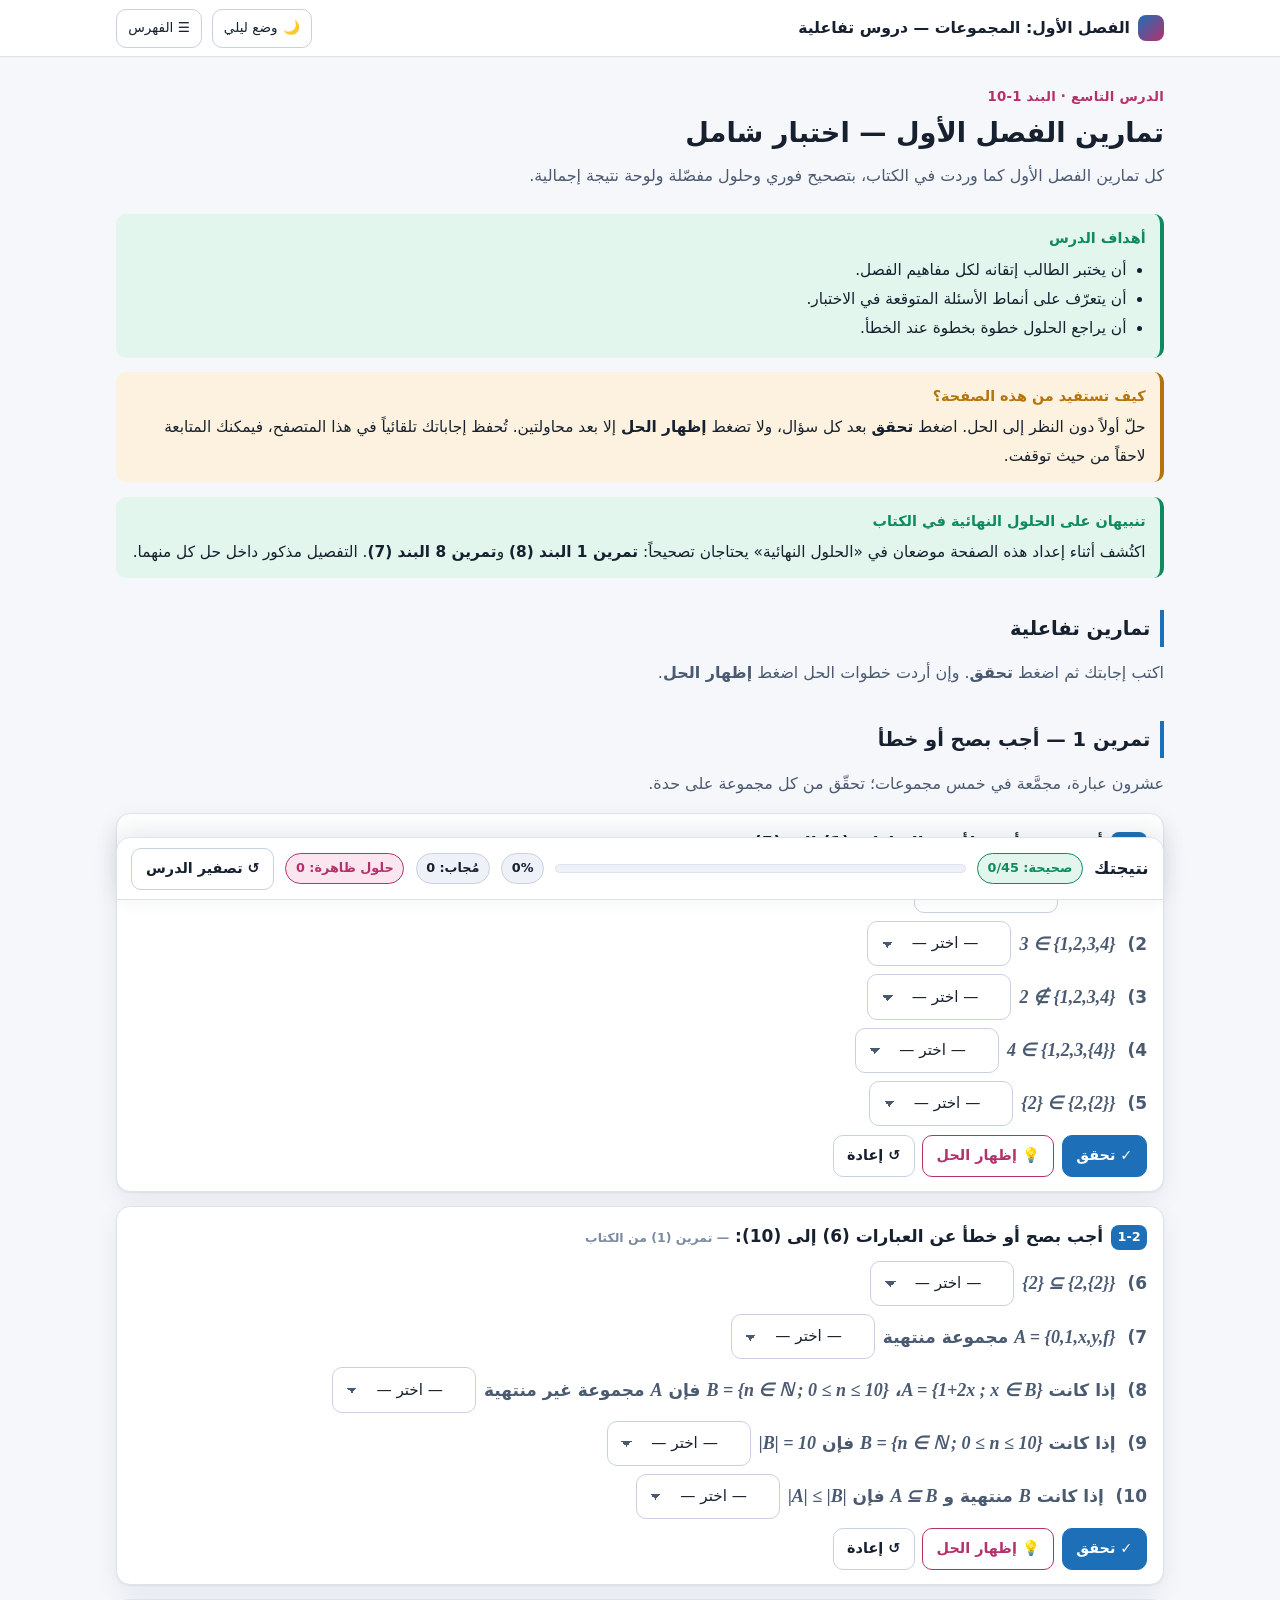
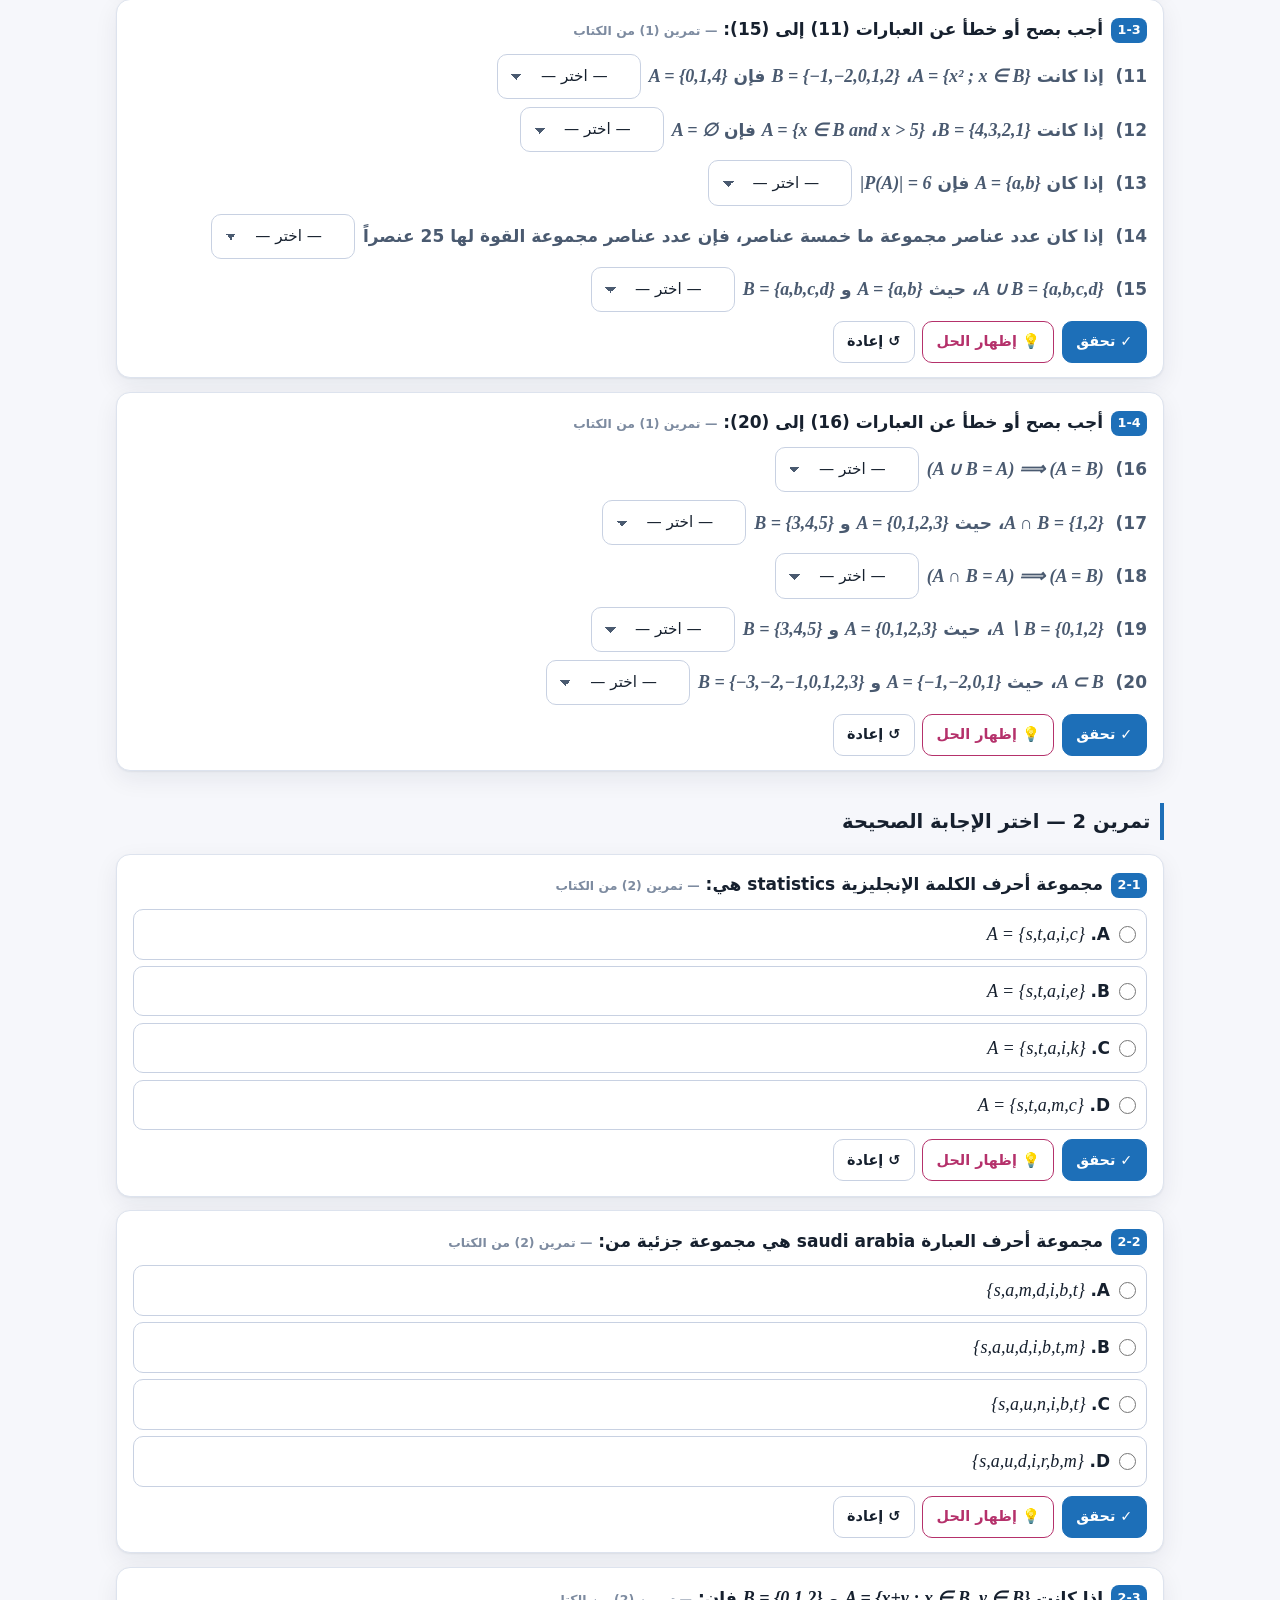
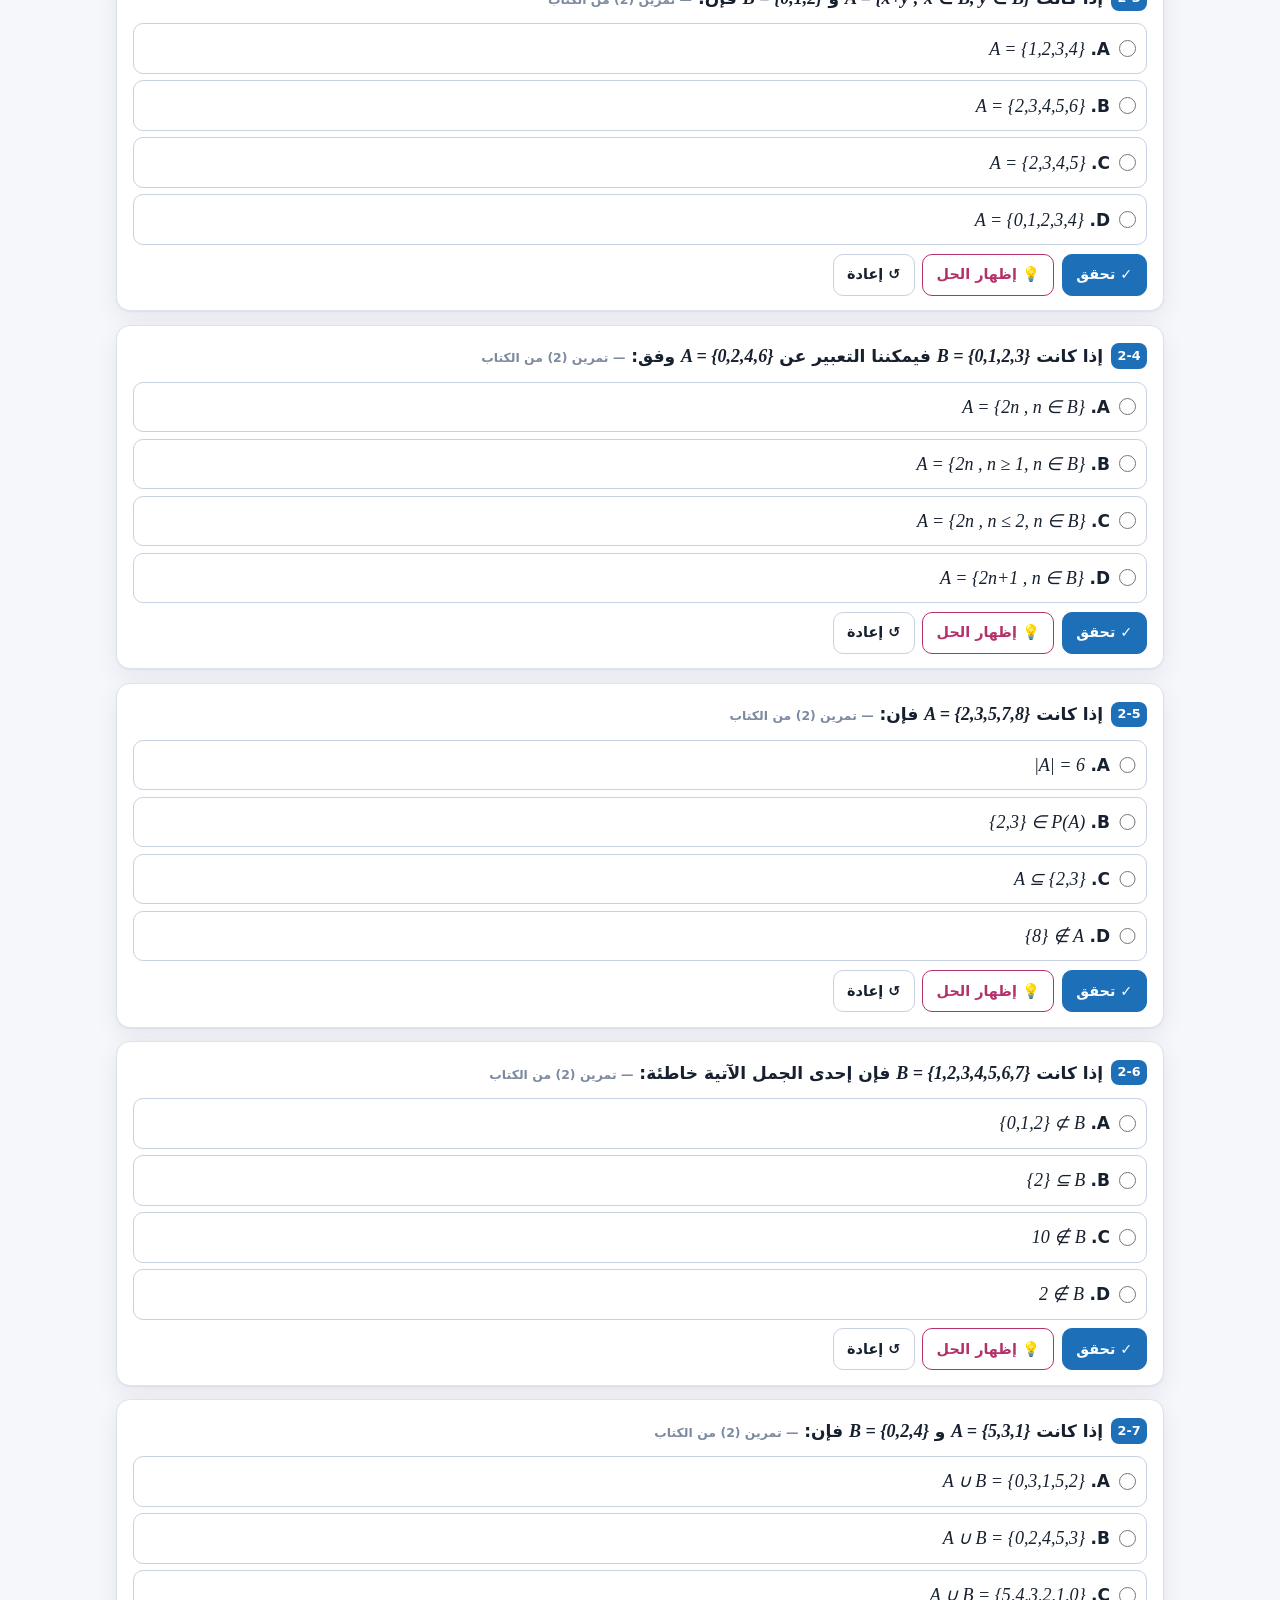
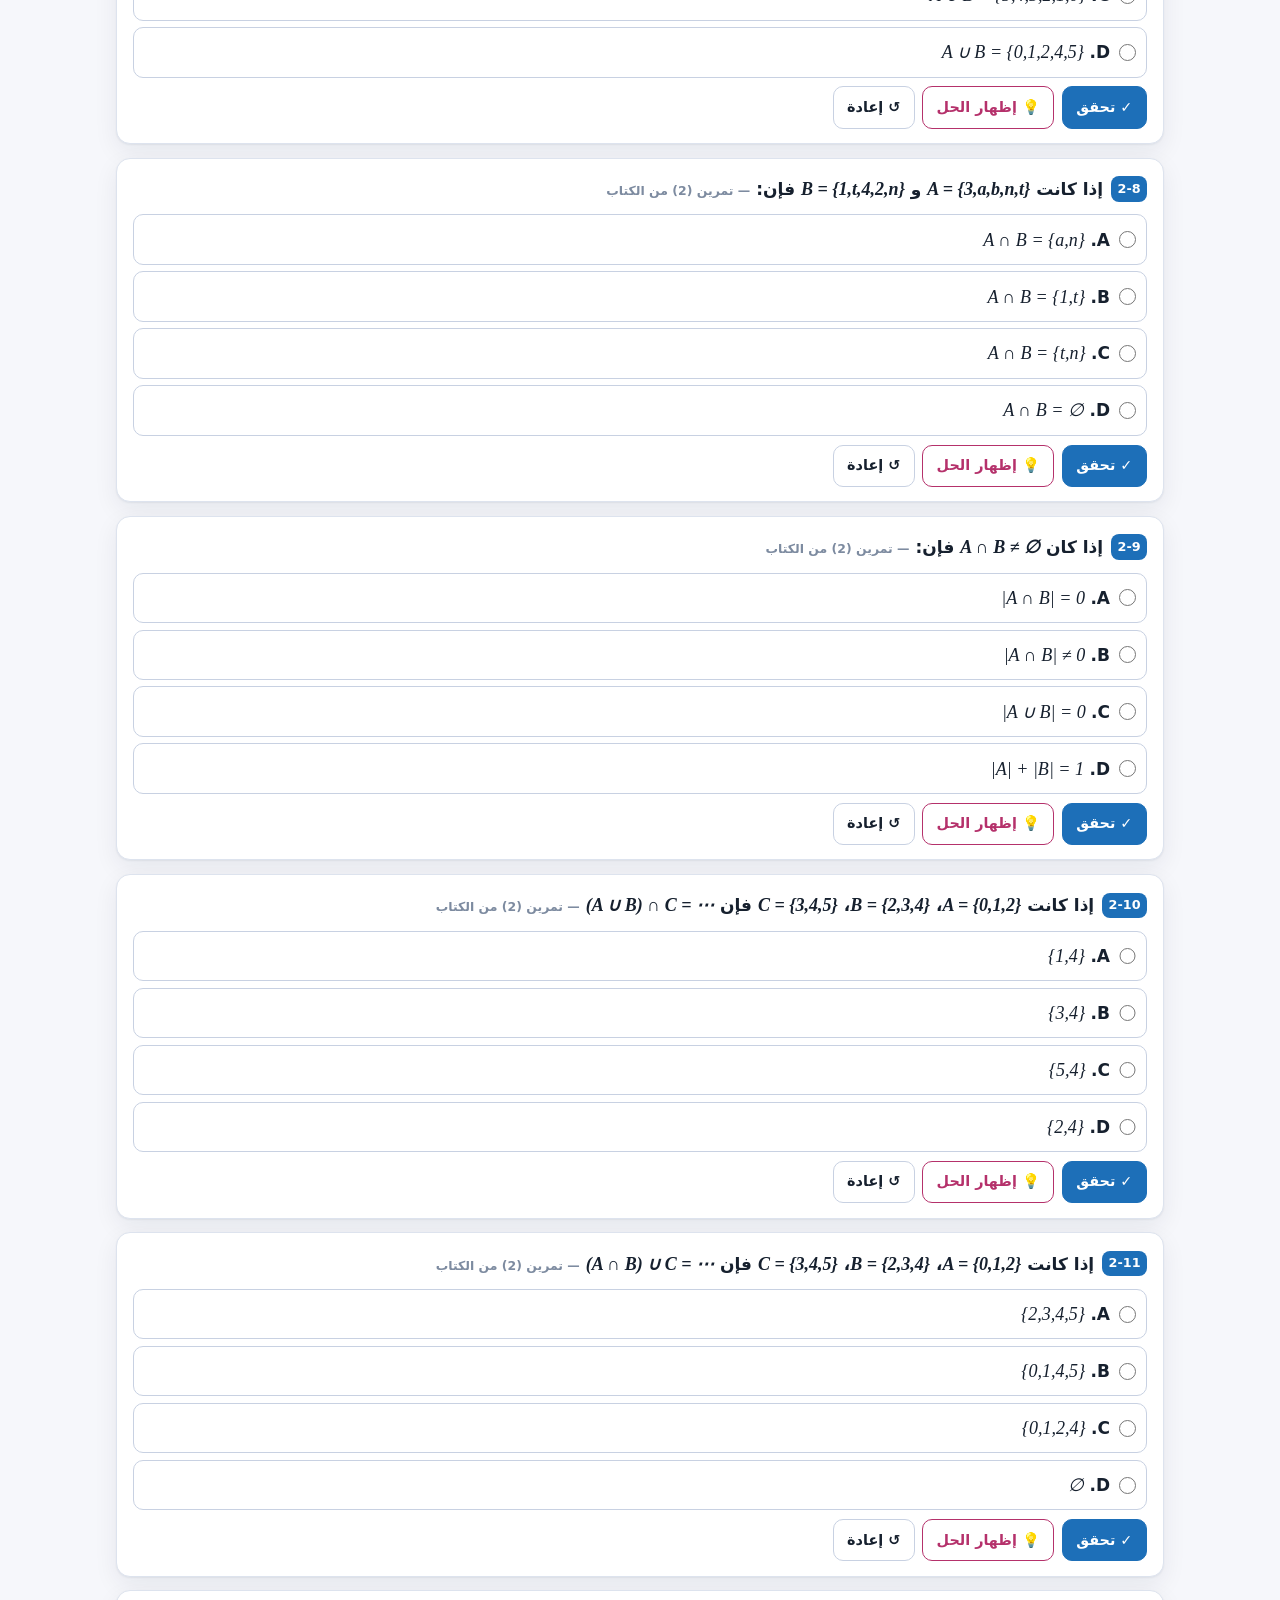
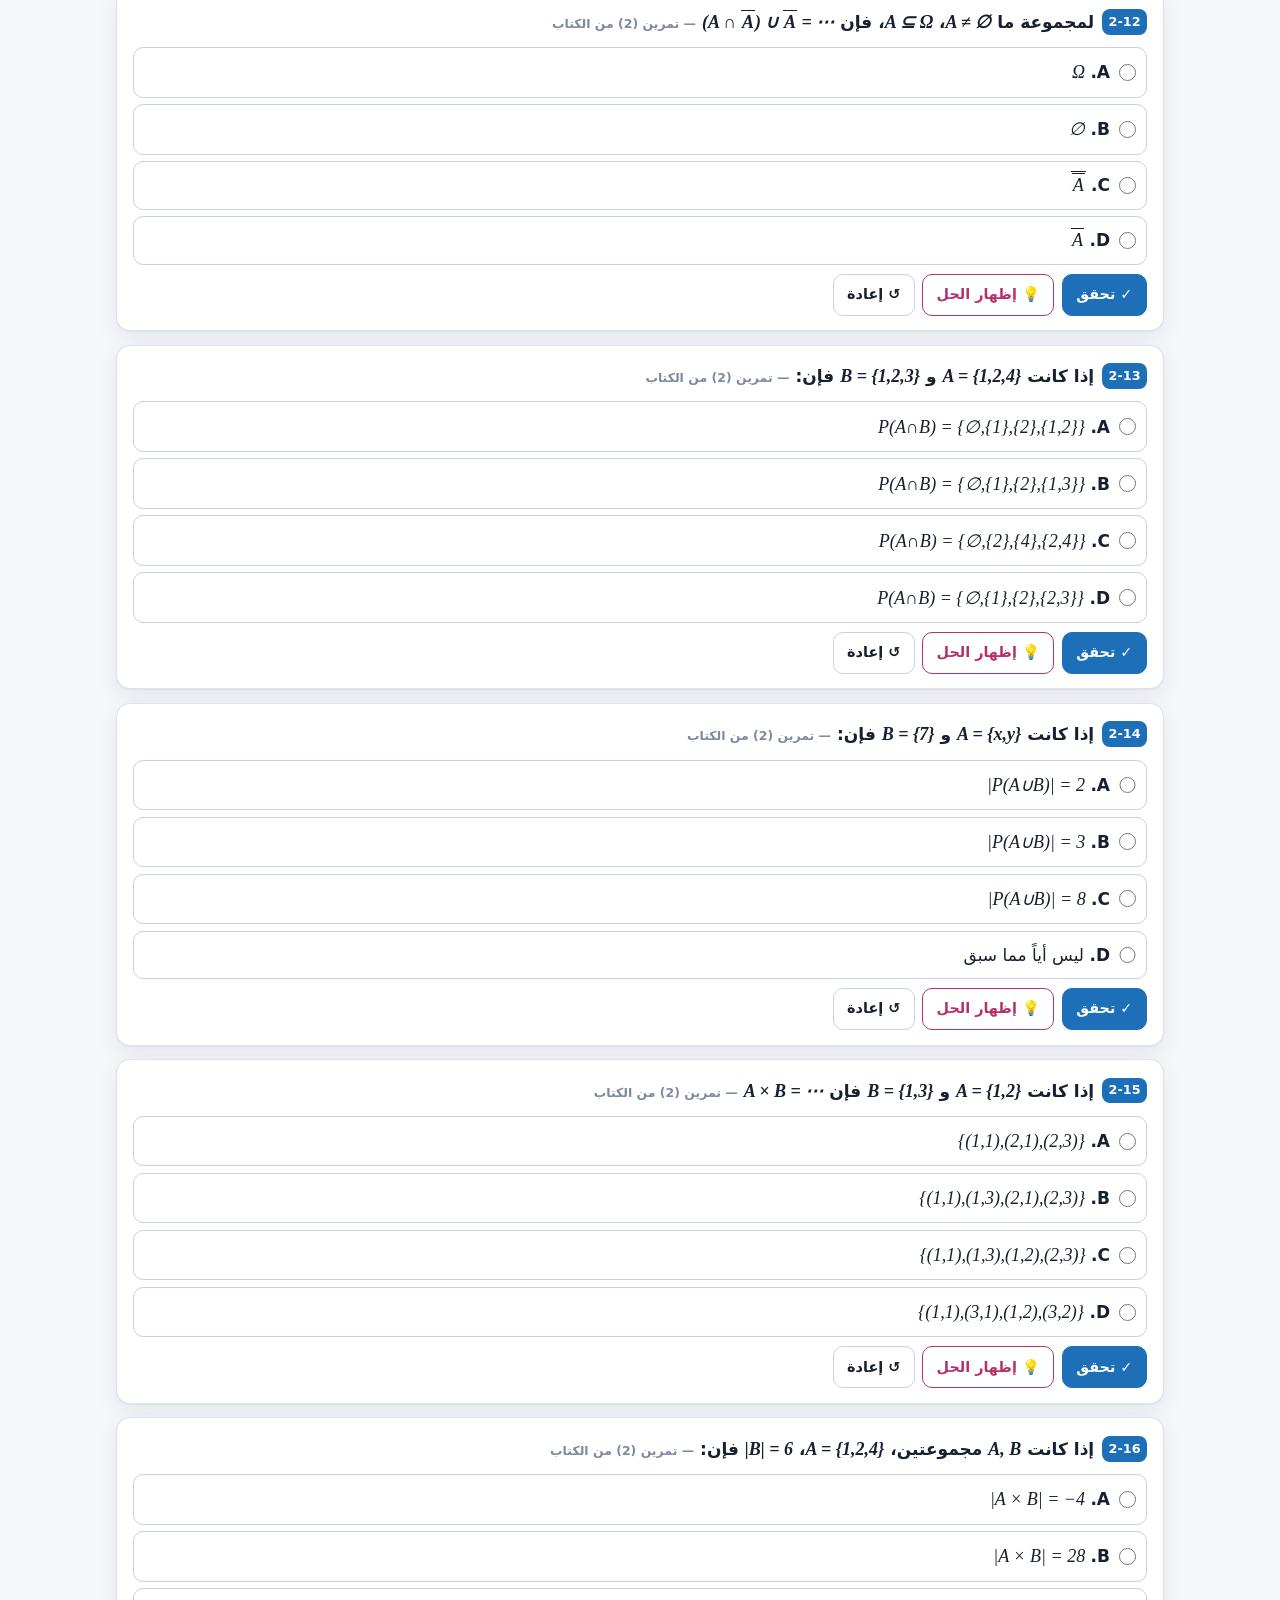
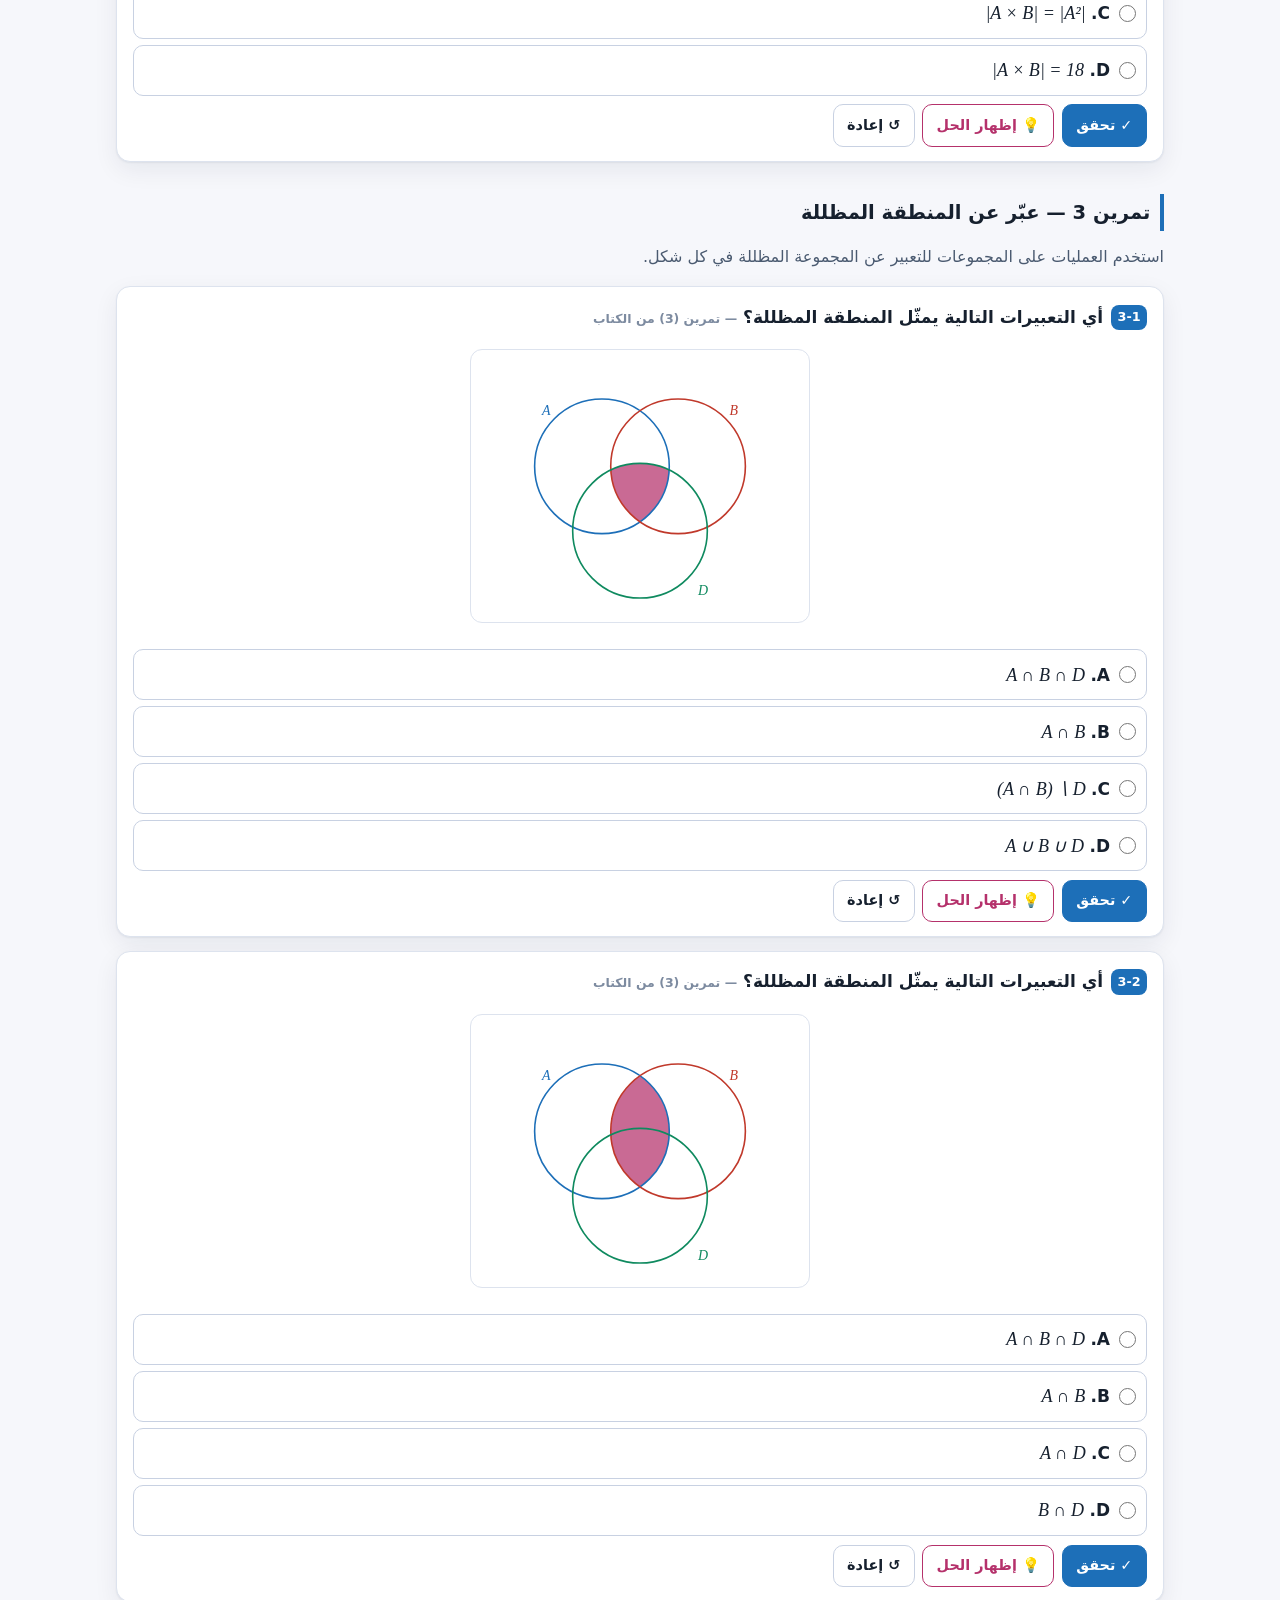
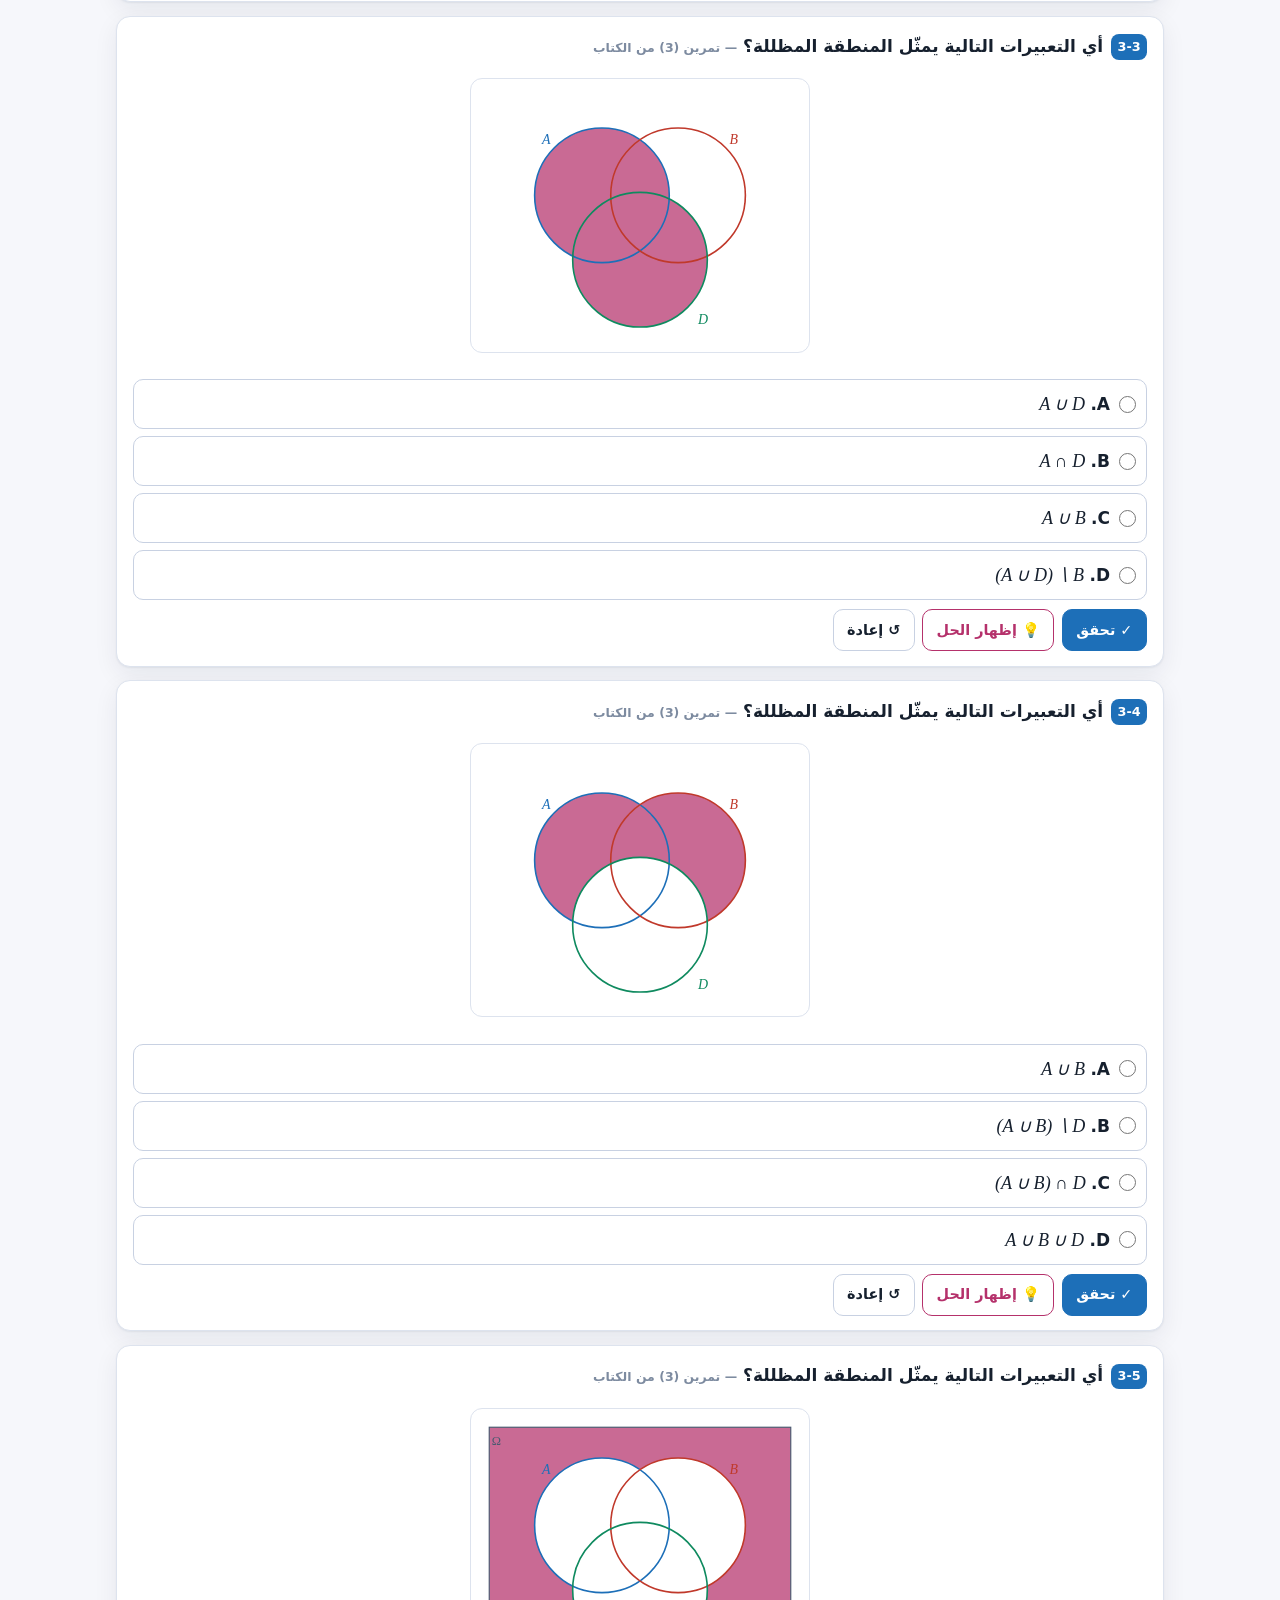
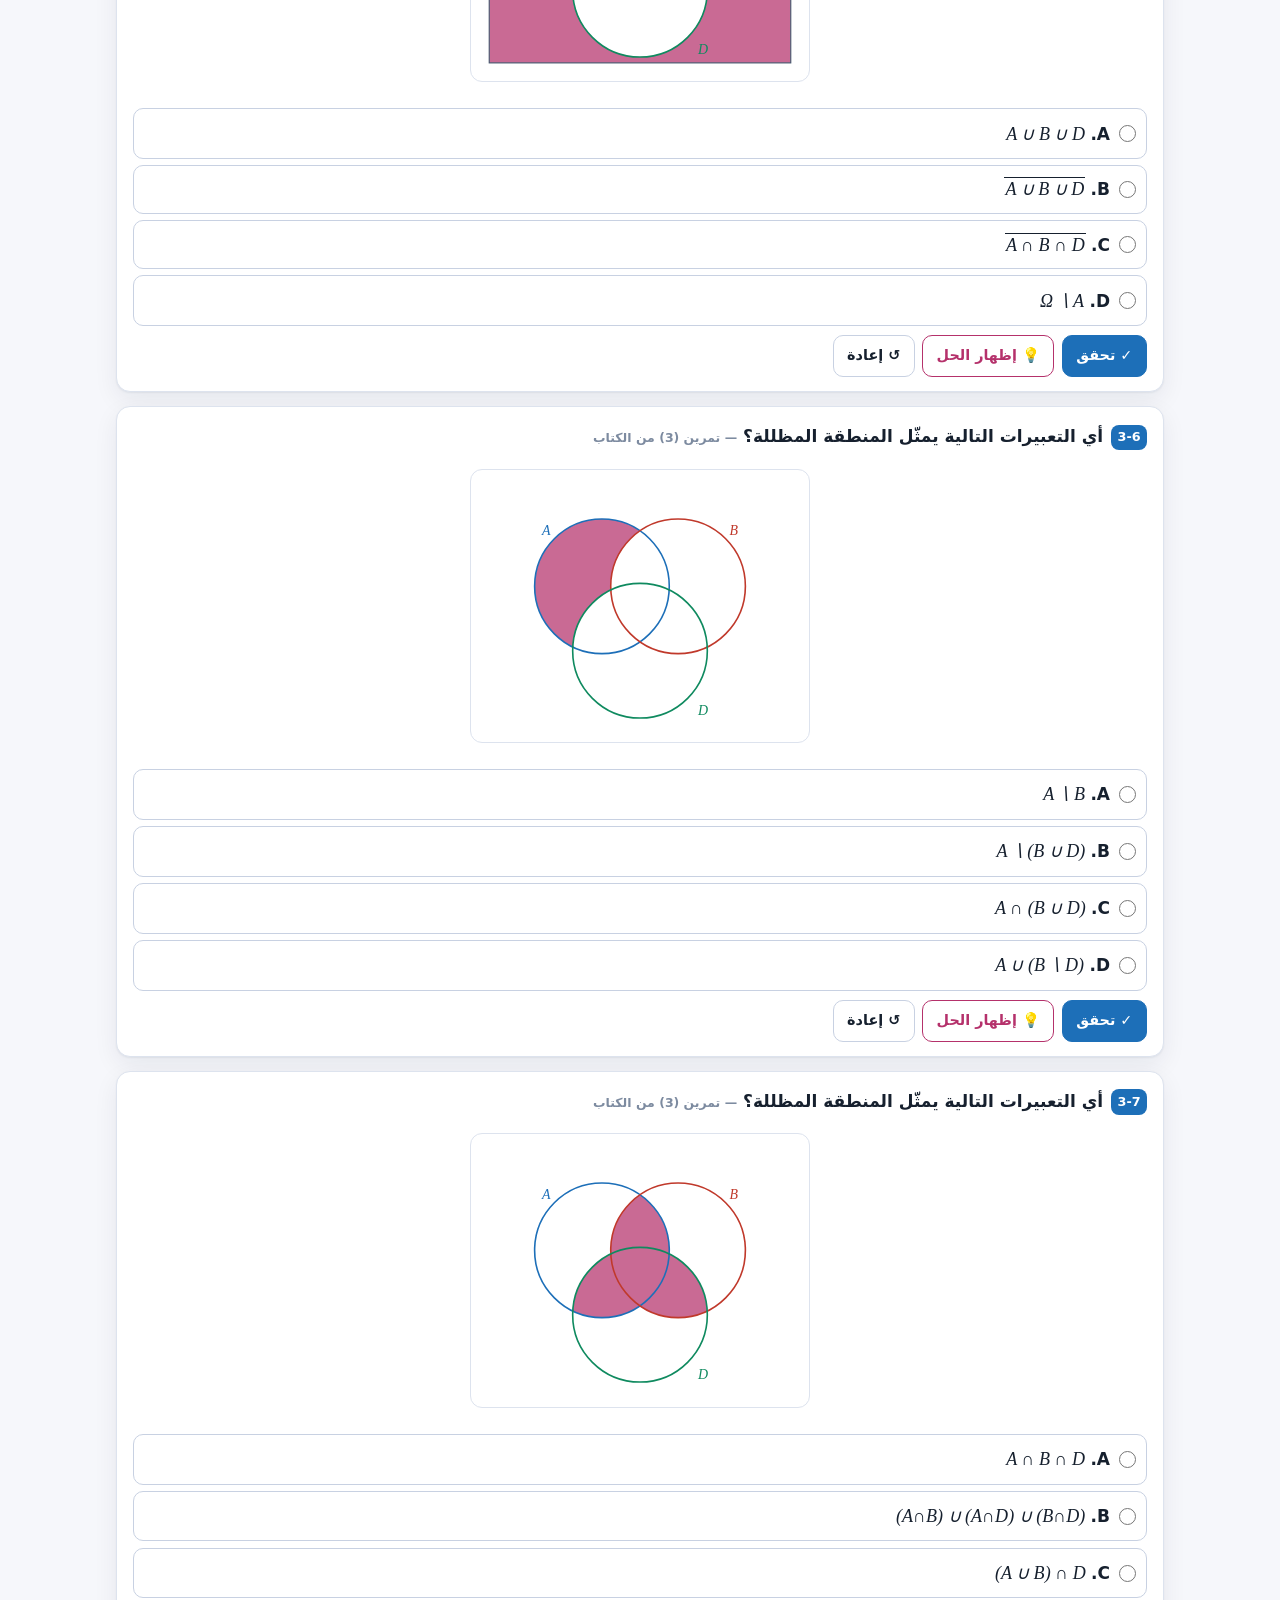
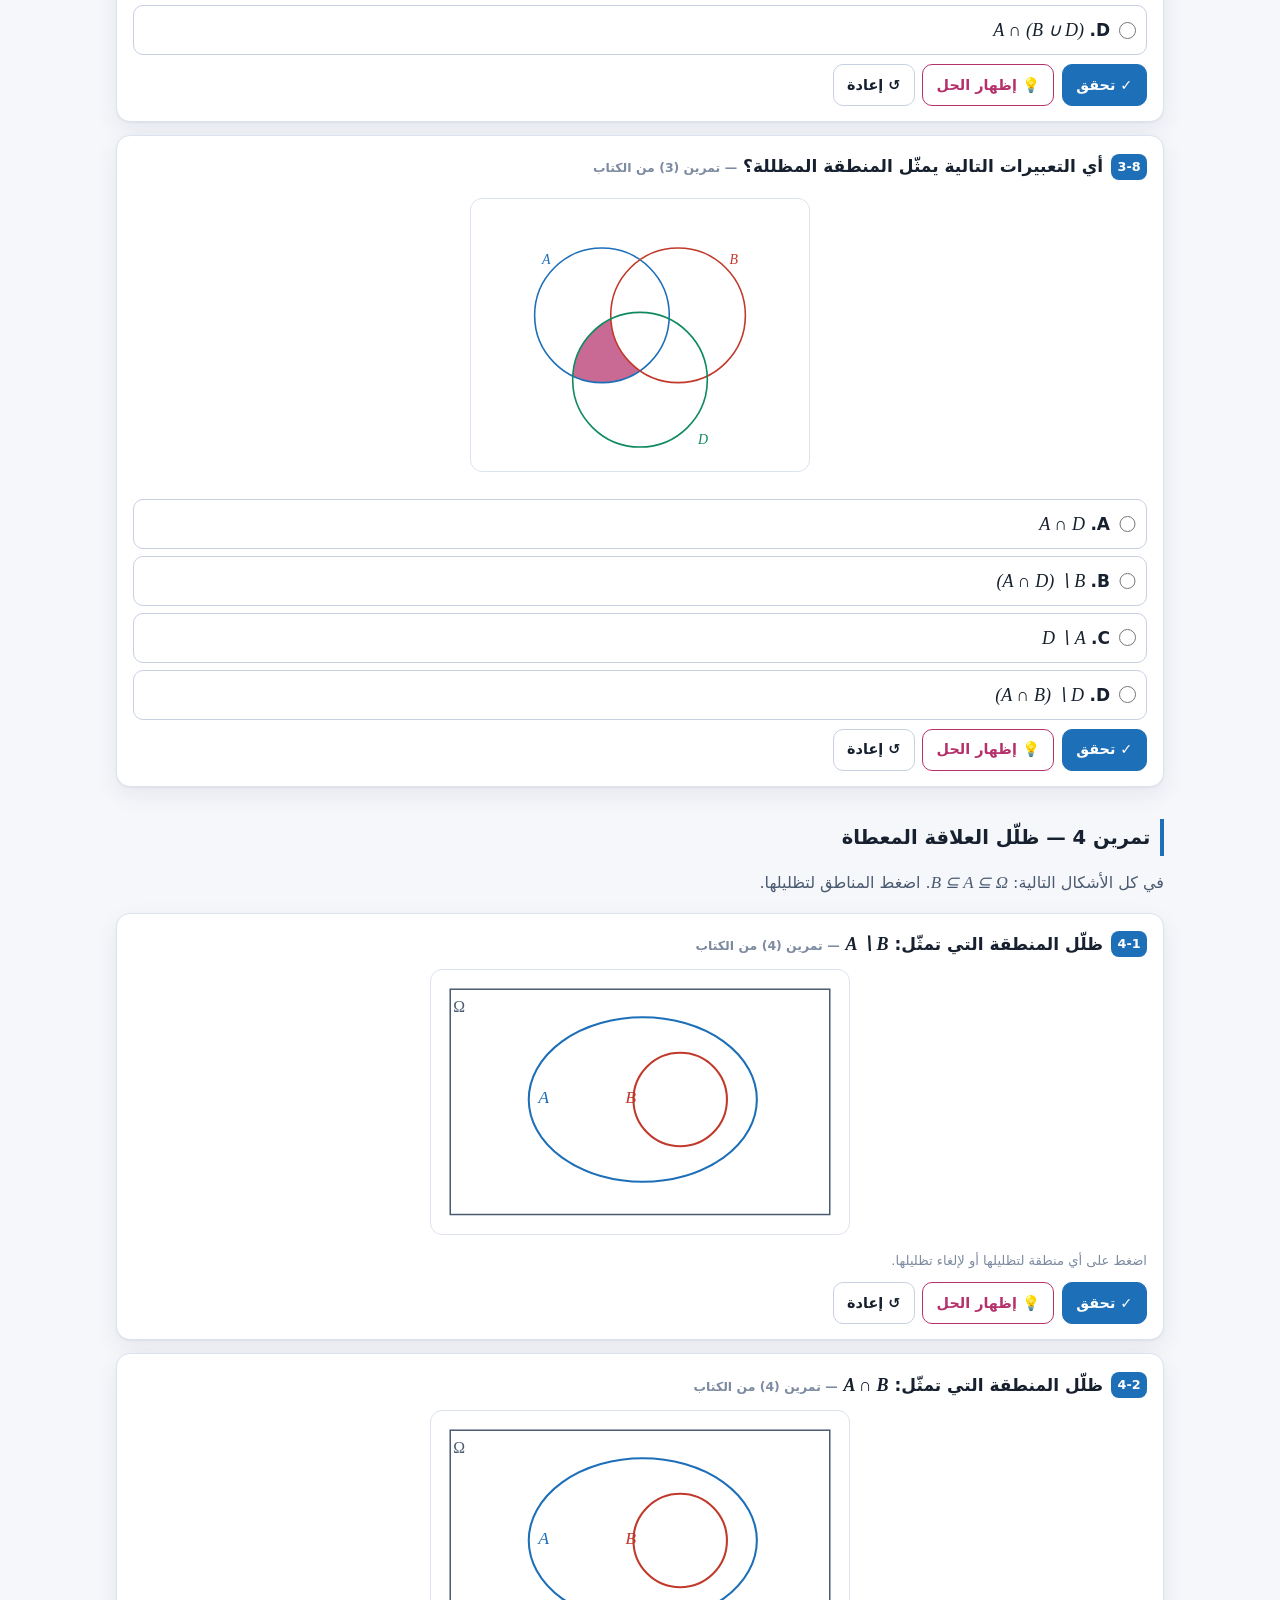
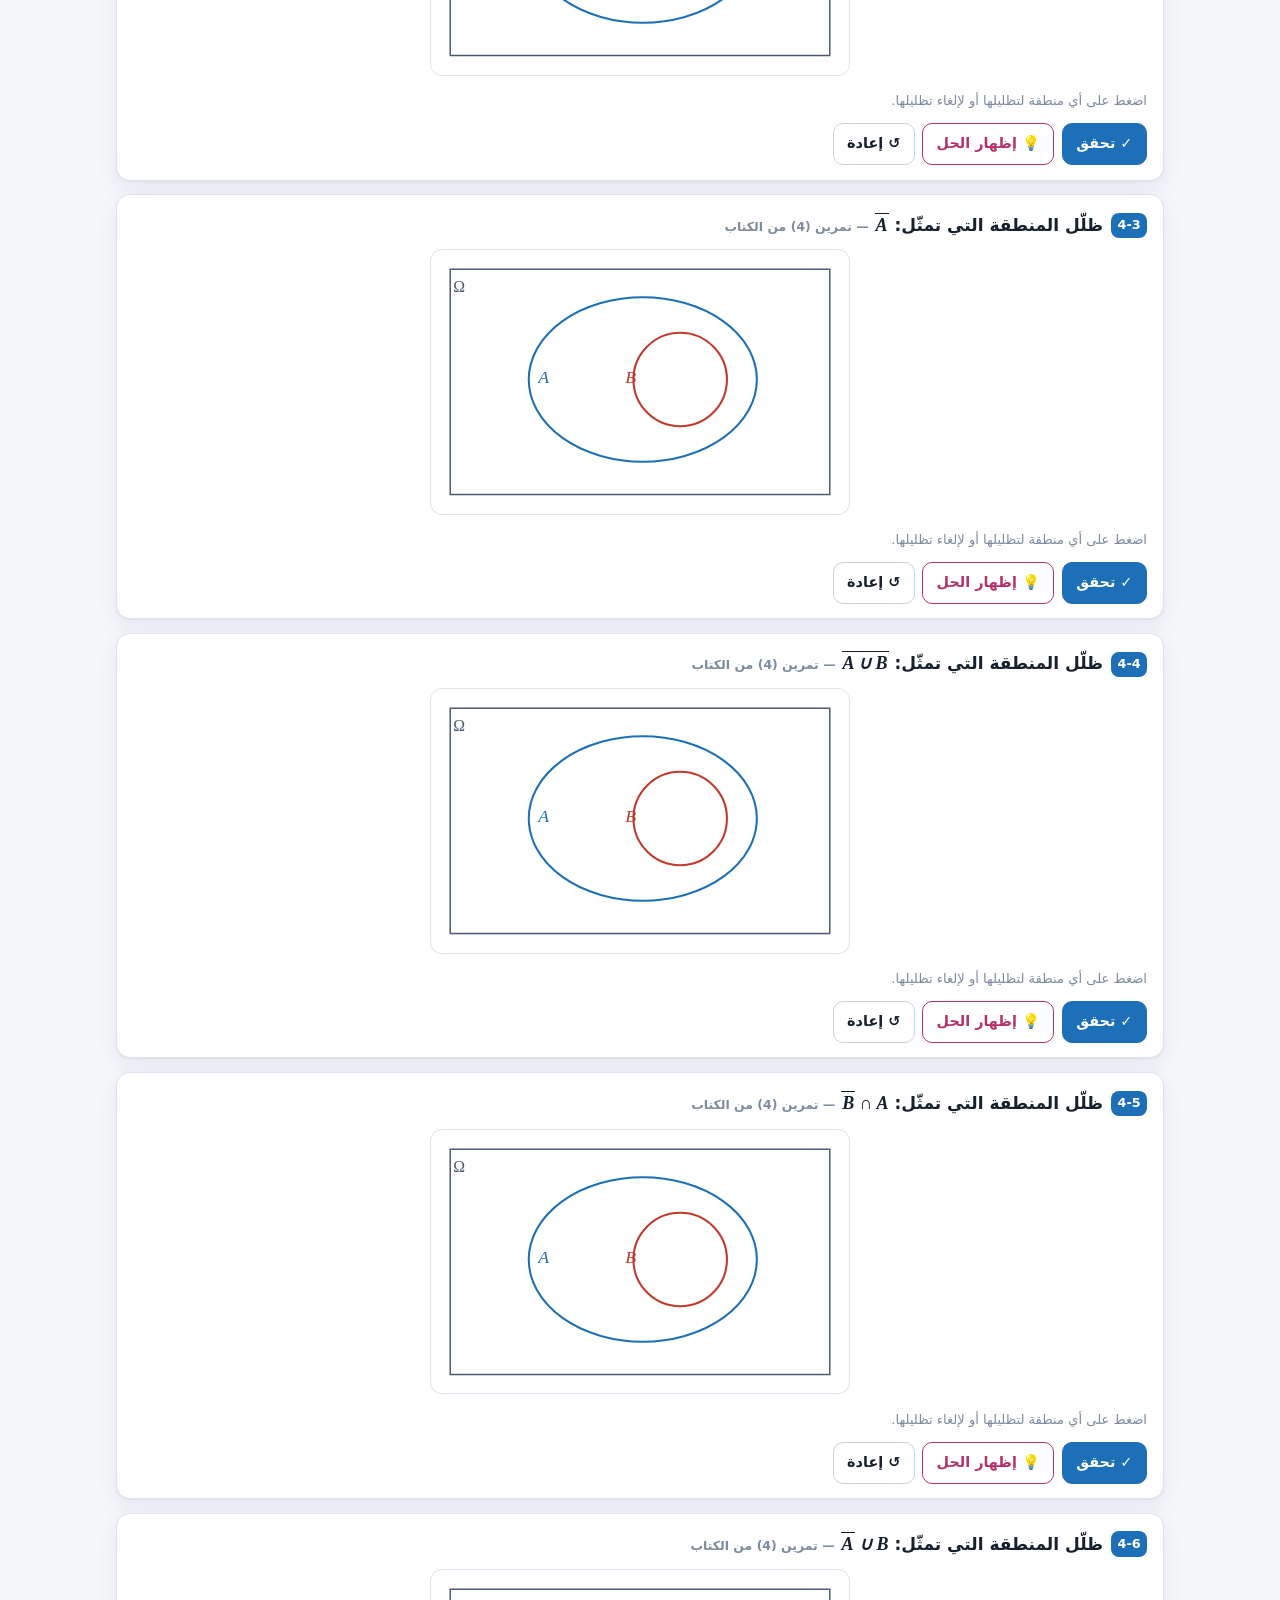
<file: l9.html>
<!doctype html>
<html lang="ar" dir="rtl" data-theme="light">
<head>
<meta charset="utf-8">
<meta name="viewport" content="width=device-width,initial-scale=1,viewport-fit=cover">
<title>تمارين الفصل الأول — اختبار شامل | الفصل الأول: المجموعات</title>
<meta name="description" content="كل تمارين الفصل الأول كما وردت في الكتاب، بتصحيح فوري وحلول مفصّلة ولوحة نتيجة إجمالية.">
<meta name="author" content="كلية الأعمال والاقتصاد - جامعة القصيم">
<link rel="icon" href="data:image/svg+xml,%3Csvg xmlns='http://www.w3.org/2000/svg' viewBox='0 0 64 64'%3E%3Ccircle cx='24' cy='32' r='18' fill='none' stroke='%231d6fb8' stroke-width='5'/%3E%3Ccircle cx='40' cy='32' r='18' fill='none' stroke='%23b5316b' stroke-width='5'/%3E%3C/svg%3E">
<link rel="stylesheet" href="style.css">
<script>
(function(){try{var t=localStorage.getItem('qm1:theme');
if(!t)t=(window.matchMedia&&matchMedia('(prefers-color-scheme: dark)').matches)?'dark':'light';
document.documentElement.setAttribute('data-theme',t);}catch(e){}})();
</script>
</head>
<body>
<header class="topbar"><div class="topbar-in">
  <a class="brandmark" href="index.html"><span class="dot"></span><span>الفصل الأول: المجموعات <span class="full">— دروس تفاعلية</span></span></a>
  <span class="spacer"></span>
  <button class="iconbtn" id="themeBtn">🌙 <span>وضع ليلي</span></button>
  <a class="iconbtn" href="index.html">☰ الفهرس</a>
</div></header>
<main class="wrap">
<div class="page-head"><p class="eyebrow">الدرس التاسع · البند 1-10</p><h1>تمارين الفصل الأول — اختبار شامل</h1><p class="lead">كل تمارين الفصل الأول كما وردت في الكتاب، بتصحيح فوري وحلول مفصّلة ولوحة نتيجة إجمالية.</p></div>
<div class="tip"><span class="tag">أهداف الدرس</span><ul style="margin:.2rem 0;padding-inline-start:1.2rem"><li>أن يختبر الطالب إتقانه لكل مفاهيم الفصل.</li><li>أن يتعرّف على أنماط الأسئلة المتوقعة في الاختبار.</li><li>أن يراجع الحلول خطوة بخطوة عند الخطأ.</li></ul></div>

<div class="note"><span class="tag">كيف تستفيد من هذه الصفحة؟</span>
حلّ أولاً دون النظر إلى الحل. اضغط <b>تحقق</b> بعد كل سؤال، ولا تضغط <b>إظهار الحل</b> إلا بعد محاولتين.
تُحفظ إجاباتك تلقائياً في هذا المتصفح، فيمكنك المتابعة لاحقاً من حيث توقفت.
</div>
<div class="tip"><span class="tag">تنبيهان على الحلول النهائية في الكتاب</span>
اكتُشف أثناء إعداد هذه الصفحة موضعان في «الحلول النهائية» يحتاجان تصحيحاً:
<b>تمرين 1 البند (8)</b> و<b>تمرين 8 البند (7)</b>. التفصيل مذكور داخل حل كل منهما.
</div>

<h2>تمارين تفاعلية</h2>
<p class="lead">اكتب إجابتك ثم اضغط <b>تحقق</b>. وإن أردت خطوات الحل اضغط <b>إظهار الحل</b>.</p>
<div id="qs"></div>
<div id="scorePanel"></div>
<nav class="nav-lr"><a href="l8.html">◀ تطبيقات اقتصادية وإدارية</a><a href="index.html">الفهرس ▶</a></nav>
<footer class="ft">
مبادئ الرياضيات لكليات إدارة الأعمال — دروس وتمارين · الفصل الأول: المجموعات (الفئات)<br>
كلية الأعمال والاقتصاد، جامعة القصيم · إعداد الدروس التفاعلية للمستوى التحضيري<br>
تُحفظ إجاباتك في متصفحك فقط.
</footer>
</main>
<script src="venn.js"></script>
<script>window.LESSON_ID="l9";</script>
<script src="app.js"></script>
<script>QM.render("qs", [{"id": "x_h1", "type": "heading", "text": "تمرين 1 — أجب بصح أو خطأ", "note": "عشرون عبارة، مجمَّعة في خمس مجموعات؛ تحقّق من كل مجموعة على حدة."}, {"id": "x1g0", "no": "1-1", "type": "fill", "src": "تمرين (1) من الكتاب", "text": "أجب بصح أو خطأ عن العبارات (1) إلى (5):", "fields": [{"pre": "<b>1)</b>&nbsp; <span class=\"m\">a = {a}</span>", "options": ["صح", "خطأ"], "mode": "text", "answer": "خطأ"}, {"pre": "<b>2)</b>&nbsp; <span class=\"m\">3 ∈ {1,2,3,4}</span>", "options": ["صح", "خطأ"], "mode": "text", "answer": "صح"}, {"pre": "<b>3)</b>&nbsp; <span class=\"m\">2 ∉ {1,2,3,4}</span>", "options": ["صح", "خطأ"], "mode": "text", "answer": "خطأ"}, {"pre": "<b>4)</b>&nbsp; <span class=\"m\">4 ∈ {1,2,3,{4}}</span>", "options": ["صح", "خطأ"], "mode": "text", "answer": "خطأ"}, {"pre": "<b>5)</b>&nbsp; <span class=\"m\">{2} ∈ {2,{2}}</span>", "options": ["صح", "خطأ"], "mode": "text", "answer": "صح"}], "sol": "<ol style=\"list-style:none;padding:0\"><li><b>1)</b> خطأ — العنصر <span class=\"m\">a</span> ليس هو المجموعة <span class=\"m\">{a}</span> التي تحتويه. الصحيح <span class=\"m\">a ∈ {a}</span>.</li><li><b>2)</b> صح — العدد 3 مذكور بين عناصر المجموعة.</li><li><b>3)</b> خطأ — العدد 2 <b>ينتمي</b> إليها، فالعبارة خاطئة.</li><li><b>4)</b> خطأ — عناصر المجموعة هي: 1، 2، 3، و<b>المجموعة</b> <span class=\"m\">{4}</span>. والعدد 4 نفسه ليس عنصراً فيها. الصحيح <span class=\"m\">{4} ∈ {1,2,3,{4}}</span>.</li><li><b>5)</b> صح — المجموعة <span class=\"m\">{2,{2}}</span> عنصراها: العدد 2، والمجموعة <span class=\"m\">{2}</span>. فالعبارة صحيحة.</li></ol>"}, {"id": "x1g1", "no": "1-2", "type": "fill", "src": "تمرين (1) من الكتاب", "text": "أجب بصح أو خطأ عن العبارات (6) إلى (10):", "fields": [{"pre": "<b>6)</b>&nbsp; <span class=\"m\">{2} ⊆ {2,{2}}</span>", "options": ["صح", "خطأ"], "mode": "text", "answer": "صح"}, {"pre": "<b>7)</b>&nbsp; <span class=\"m\">A = {0,1,x,y,f}</span> مجموعة منتهية", "options": ["صح", "خطأ"], "mode": "text", "answer": "صح"}, {"pre": "<b>8)</b>&nbsp; إذا كانت <span class=\"m\">A = {1+2x ; x ∈ B}</span>، <span class=\"m\">B = {n ∈ ℕ ; 0 ≤ n ≤ 10}</span> فإن <span class=\"m\">A</span> مجموعة غير منتهية", "options": ["صح", "خطأ"], "mode": "text", "answer": "خطأ"}, {"pre": "<b>9)</b>&nbsp; إذا كانت <span class=\"m\">B = {n ∈ ℕ ; 0 ≤ n ≤ 10}</span> فإن <span class=\"m\">|B| = 10</span>", "options": ["صح", "خطأ"], "mode": "text", "answer": "خطأ"}, {"pre": "<b>10)</b>&nbsp; إذا كانت <span class=\"m\">B</span> منتهية و <span class=\"m\">A ⊆ B</span> فإن <span class=\"m\">|A| ≤ |B|</span>", "options": ["صح", "خطأ"], "mode": "text", "answer": "صح"}], "sol": "<ol style=\"list-style:none;padding:0\"><li><b>6)</b> صح — كل عنصر في <span class=\"m\">{2}</span> — وهو العدد 2 — ينتمي إلى <span class=\"m\">{2,{2}}</span>، فهي مجموعة جزئية.</li><li><b>7)</b> صح — عدد عناصرها 5، إذن منتهية.</li><li><b>8)</b> خطأ — <span class=\"m\">B = {0,1,2,…,10}</span> وعدد عناصرها 11، فتكون <span class=\"m\">A = {1,3,5,…,21}</span> وعدد عناصرها 11 أيضاً — أي <b>منتهية</b>، فالعبارة خاطئة.<div class=\"note\"><span class=\"tag\">ملاحظة على الكتاب</span>ورد في الحلول النهائية للكتاب أن هذه العبارة «صح»، والصواب أنها «خطأ»؛ لأن <span class=\"m\">B</span> منتهية وصورتها منتهية. وقارنها بالعبارة (9) التي بُنيت على المجموعة نفسها.</div></li><li><b>9)</b> خطأ — <span class=\"m\">B = {0,1,2,…,10}</span> فيها 11 عنصراً لا 10 — لا تنسَ الصفر.</li><li><b>10)</b> صح — كل مجموعة جزئية من منتهية هي منتهية، وعدد عناصرها لا يتجاوز عدد عناصر الأصل.</li></ol>"}, {"id": "x1g2", "no": "1-3", "type": "fill", "src": "تمرين (1) من الكتاب", "text": "أجب بصح أو خطأ عن العبارات (11) إلى (15):", "fields": [{"pre": "<b>11)</b>&nbsp; إذا كانت <span class=\"m\">A = {x² ; x ∈ B}</span>، <span class=\"m\">B = {−1,−2,0,1,2}</span> فإن <span class=\"m\">A = {0,1,4}</span>", "options": ["صح", "خطأ"], "mode": "text", "answer": "صح"}, {"pre": "<b>12)</b>&nbsp; إذا كانت <span class=\"m\">B = {4,3,2,1}</span>، <span class=\"m\">A = {x ∈ B and x &gt; 5}</span> فإن <span class=\"m\">A = ∅</span>", "options": ["صح", "خطأ"], "mode": "text", "answer": "صح"}, {"pre": "<b>13)</b>&nbsp; إذا كان <span class=\"m\">A = {a,b}</span> فإن <span class=\"m\">|P(A)| = 6</span>", "options": ["صح", "خطأ"], "mode": "text", "answer": "خطأ"}, {"pre": "<b>14)</b>&nbsp; إذا كان عدد عناصر مجموعة ما خمسة عناصر، فإن عدد عناصر مجموعة القوة لها 25 عنصراً", "options": ["صح", "خطأ"], "mode": "text", "answer": "خطأ"}, {"pre": "<b>15)</b>&nbsp; <span class=\"m\">A ∪ B = {a,b,c,d}</span>، حيث <span class=\"m\">A = {a,b}</span> و <span class=\"m\">B = {a,b,c,d}</span>", "options": ["صح", "خطأ"], "mode": "text", "answer": "صح"}], "sol": "<ol style=\"list-style:none;padding:0\"><li><b>11)</b> صح — المربعات: <span class=\"m\">1, 4, 0, 1, 4</span> وبحذف التكرار <span class=\"m\">A = {0,1,4}</span>.</li><li><b>12)</b> صح — لا يوجد في <span class=\"m\">B</span> عنصر أكبر من 5، فالمجموعة خالية.</li><li><b>13)</b> خطأ — <span class=\"m\">|A| = 2</span> ⟹ <span class=\"m\">|P(A)| = 2² = 4</span> لا 6.</li><li><b>14)</b> خطأ — القاعدة <span class=\"m\">2ⁿ</span> لا <span class=\"m\">n²</span>. والصحيح <span class=\"m\">2⁵ = 32</span>.</li><li><b>15)</b> صح — <span class=\"m\">A ⊆ B</span> فيكون <span class=\"m\">A ∪ B = B = {a,b,c,d}</span>.</li></ol>"}, {"id": "x1g3", "no": "1-4", "type": "fill", "src": "تمرين (1) من الكتاب", "text": "أجب بصح أو خطأ عن العبارات (16) إلى (20):", "fields": [{"pre": "<b>16)</b>&nbsp; <span class=\"m\">(A ∪ B = A) ⟹ (A = B)</span>", "options": ["صح", "خطأ"], "mode": "text", "answer": "خطأ"}, {"pre": "<b>17)</b>&nbsp; <span class=\"m\">A ∩ B = {1,2}</span>، حيث <span class=\"m\">A = {0,1,2,3}</span> و <span class=\"m\">B = {3,4,5}</span>", "options": ["صح", "خطأ"], "mode": "text", "answer": "خطأ"}, {"pre": "<b>18)</b>&nbsp; <span class=\"m\">(A ∩ B = A) ⟹ (A = B)</span>", "options": ["صح", "خطأ"], "mode": "text", "answer": "خطأ"}, {"pre": "<b>19)</b>&nbsp; <span class=\"m\">A ∖ B = {0,1,2}</span>، حيث <span class=\"m\">A = {0,1,2,3}</span> و <span class=\"m\">B = {3,4,5}</span>", "options": ["صح", "خطأ"], "mode": "text", "answer": "صح"}, {"pre": "<b>20)</b>&nbsp; <span class=\"m\">A ⊂ B</span>، حيث <span class=\"m\">A = {−1,−2,0,1}</span> و <span class=\"m\">B = {−3,−2,−1,0,1,2,3}</span>", "options": ["صح", "خطأ"], "mode": "text", "answer": "صح"}], "sol": "<ol style=\"list-style:none;padding:0\"><li><b>16)</b> خطأ — <span class=\"m\">A ∪ B = A</span> تعني <span class=\"m\">B ⊆ A</span> فقط، ولا تعني التساوي. مثال مضاد: <span class=\"m\">A = {1,2}, B = {1}</span>.</li><li><b>17)</b> خطأ — العنصر المشترك الوحيد هو 3، إذن <span class=\"m\">A ∩ B = {3}</span>.</li><li><b>18)</b> خطأ — <span class=\"m\">A ∩ B = A</span> تعني <span class=\"m\">A ⊆ B</span> فقط. مثال مضاد: <span class=\"m\">A = {1}, B = {1,2}</span>.</li><li><b>19)</b> صح — نحذف من <span class=\"m\">A</span> العنصر 3 المشترك، فيبقى <span class=\"m\">{0,1,2}</span>.</li><li><b>20)</b> صح — كل عناصر <span class=\"m\">A</span> موجودة في <span class=\"m\">B</span>، و <span class=\"m\">B</span> فيها عناصر زائدة، فالاحتواء تام.</li></ol>"}, {"id": "x_h2", "type": "heading", "text": "تمرين 2 — اختر الإجابة الصحيحة"}, {"id": "x2q1", "no": "2-1", "type": "mcq", "src": "تمرين (2) من الكتاب", "text": "مجموعة أحرف الكلمة الإنجليزية <b>statistics</b> هي:", "options": ["<span class=\"m\">A = {s,t,a,i,c}</span>", "<span class=\"m\">A = {s,t,a,i,e}</span>", "<span class=\"m\">A = {s,t,a,i,k}</span>", "<span class=\"m\">A = {s,t,a,m,c}</span>"], "answer": 0, "sol": "أحرف الكلمة: s,t,a,t,i,s,t,i,c,s — وبحذف التكرار: <span class=\"m\">{s,t,a,i,c}</span>."}, {"id": "x2q2", "no": "2-2", "type": "mcq", "src": "تمرين (2) من الكتاب", "text": "مجموعة أحرف العبارة <b>saudi arabia</b> هي مجموعة جزئية من:", "options": ["<span class=\"m\">{s,a,m,d,i,b,t}</span>", "<span class=\"m\">{s,a,u,d,i,b,t,m}</span>", "<span class=\"m\">{s,a,u,n,i,b,t}</span>", "<span class=\"m\">{s,a,u,d,i,r,b,m}</span>"], "answer": 3, "sol": "أحرف العبارة المختلفة: <span class=\"m\">{s,a,u,d,i,r,b}</span>. والخيار D هو الوحيد الذي يحتويها كلها (وفيه <span class=\"m\">m</span> زائد)."}, {"id": "x2q3", "no": "2-3", "type": "mcq", "src": "تمرين (2) من الكتاب", "text": "إذا كانت <span class=\"m\">A = {x+y ; x ∈ B, y ∈ B}</span> و <span class=\"m\">B = {0,1,2}</span> فإن:", "options": ["<span class=\"m\">A = {1,2,3,4}</span>", "<span class=\"m\">A = {2,3,4,5,6}</span>", "<span class=\"m\">A = {2,3,4,5}</span>", "<span class=\"m\">A = {0,1,2,3,4}</span>"], "answer": 3, "sol": "كل المجاميع الممكنة: <span class=\"m\">0+0=0, 0+1=1, 0+2=2, 1+1=2, 1+2=3, 2+2=4</span> ⟹ <span class=\"m\">A = {0,1,2,3,4}</span>."}, {"id": "x2q4", "no": "2-4", "type": "mcq", "src": "تمرين (2) من الكتاب", "text": "إذا كانت <span class=\"m\">B = {0,1,2,3}</span> فيمكننا التعبير عن <span class=\"m\">A = {0,2,4,6}</span> وفق:", "options": ["<span class=\"m\">A = {2n , n ∈ B}</span>", "<span class=\"m\">A = {2n , n ≥ 1, n ∈ B}</span>", "<span class=\"m\">A = {2n , n ≤ 2, n ∈ B}</span>", "<span class=\"m\">A = {2n+1 , n ∈ B}</span>"], "answer": 0, "sol": "بأخذ <span class=\"m\">n = 0,1,2,3</span> نحصل على <span class=\"m\">0, 2, 4, 6</span> وهي عناصر <span class=\"m\">A</span> تماماً."}, {"id": "x2q5", "no": "2-5", "type": "mcq", "src": "تمرين (2) من الكتاب", "text": "إذا كانت <span class=\"m\">A = {2,3,5,7,8}</span> فإن:", "options": ["<span class=\"m\">|A| = 6</span>", "<span class=\"m\">{2,3} ∈ P(A)</span>", "<span class=\"m\">A ⊆ {2,3}</span>", "<span class=\"m\">{8} ∉ A</span>"], "answer": 1, "sol": "<span class=\"m\">{2,3} ⊆ A</span> ومن تعريف مجموعة القوة فإن كل مجموعة جزئية من <span class=\"m\">A</span> هي <b>عنصر</b> في <span class=\"m\">P(A)</span>.<br>أما <span class=\"m\">|A| = 5</span> لا 6، و<span class=\"m\">A ⊄ {2,3}</span>، والعبارة <span class=\"m\">{8} ∉ A</span> صحيحة لكن ليست الأدق هنا لأن <span class=\"m\">{8}</span> مجموعة والعلاقة الصحيحة معها <span class=\"m\">⊆</span>."}, {"id": "x2q6", "no": "2-6", "type": "mcq", "src": "تمرين (2) من الكتاب", "text": "إذا كانت <span class=\"m\">B = {1,2,3,4,5,6,7}</span> فإن إحدى الجمل الآتية <b>خاطئة</b>:", "options": ["<span class=\"m\">{0,1,2} ⊄ B</span>", "<span class=\"m\">{2} ⊆ B</span>", "<span class=\"m\">10 ∉ B</span>", "<span class=\"m\">2 ∉ B</span>"], "answer": 3, "sol": "العدد 2 ينتمي فعلاً إلى <span class=\"m\">B</span>، فالجملة <span class=\"m\">2 ∉ B</span> هي الخاطئة. أما البقية فصحيحة (لأن <span class=\"m\">0 ∉ B</span> و <span class=\"m\">10 ∉ B</span>)."}, {"id": "x2q7", "no": "2-7", "type": "mcq", "src": "تمرين (2) من الكتاب", "text": "إذا كانت <span class=\"m\">A = {5,3,1}</span> و <span class=\"m\">B = {0,2,4}</span> فإن:", "options": ["<span class=\"m\">A ∪ B = {0,3,1,5,2}</span>", "<span class=\"m\">A ∪ B = {0,2,4,5,3}</span>", "<span class=\"m\">A ∪ B = {5,4,3,2,1,0}</span>", "<span class=\"m\">A ∪ B = {0,1,2,4,5}</span>"], "answer": 2, "sol": "الاتحاد يضم كل العناصر: <span class=\"m\">{0,1,2,3,4,5}</span>، والخيار C هو نفسه بترتيب مختلف — والترتيب لا يهم."}, {"id": "x2q8", "no": "2-8", "type": "mcq", "src": "تمرين (2) من الكتاب", "text": "إذا كانت <span class=\"m\">A = {3,a,b,n,t}</span> و <span class=\"m\">B = {1,t,4,2,n}</span> فإن:", "options": ["<span class=\"m\">A ∩ B = {a,n}</span>", "<span class=\"m\">A ∩ B = {1,t}</span>", "<span class=\"m\">A ∩ B = {t,n}</span>", "<span class=\"m\">A ∩ B = ∅</span>"], "answer": 2, "sol": "العنصران المشتركان هما <span class=\"m\">t</span> و <span class=\"m\">n</span>."}, {"id": "x2q9", "no": "2-9", "type": "mcq", "src": "تمرين (2) من الكتاب", "text": "إذا كان <span class=\"m\">A ∩ B ≠ ∅</span> فإن:", "options": ["<span class=\"m\">|A ∩ B| = 0</span>", "<span class=\"m\">|A ∩ B| ≠ 0</span>", "<span class=\"m\">|A ∪ B| = 0</span>", "<span class=\"m\">|A| + |B| = 1</span>"], "answer": 1, "sol": "التقاطع غير خالٍ يعني أن فيه عنصراً واحداً على الأقل، إذن عدد عناصره لا يساوي صفراً."}, {"id": "x2q10", "no": "2-10", "type": "mcq", "src": "تمرين (2) من الكتاب", "text": "إذا كانت <span class=\"m\">A = {0,1,2}</span>، <span class=\"m\">B = {2,3,4}</span>، <span class=\"m\">C = {3,4,5}</span> فإن <span class=\"m\">(A ∪ B) ∩ C = ⋯</span>", "options": ["<span class=\"m\">{1,4}</span>", "<span class=\"m\">{3,4}</span>", "<span class=\"m\">{5,4}</span>", "<span class=\"m\">{2,4}</span>"], "answer": 1, "sol": "<span class=\"m\">A ∪ B = {0,1,2,3,4}</span> وتقاطعها مع <span class=\"m\">C = {3,4,5}</span> يعطي <span class=\"m\">{3,4}</span>."}, {"id": "x2q11", "no": "2-11", "type": "mcq", "src": "تمرين (2) من الكتاب", "text": "إذا كانت <span class=\"m\">A = {0,1,2}</span>، <span class=\"m\">B = {2,3,4}</span>، <span class=\"m\">C = {3,4,5}</span> فإن <span class=\"m\">(A ∩ B) ∪ C = ⋯</span>", "options": ["<span class=\"m\">{2,3,4,5}</span>", "<span class=\"m\">{0,1,4,5}</span>", "<span class=\"m\">{0,1,2,4}</span>", "<span class=\"m\">∅</span>"], "answer": 0, "sol": "<span class=\"m\">A ∩ B = {2}</span> واتحادها مع <span class=\"m\">C</span> يعطي <span class=\"m\">{2,3,4,5}</span>."}, {"id": "x2q12", "no": "2-12", "type": "mcq", "src": "تمرين (2) من الكتاب", "text": "لمجموعة ما <span class=\"m\">A ≠ ∅</span>، <span class=\"m\">A ⊆ Ω</span>، فإن <span class=\"m\">(A ∩ <span class=\"bar\"><span class=\"m\">A</span></span>) ∪ <span class=\"bar\"><span class=\"m\">A</span></span> = ⋯</span>", "options": ["<span class=\"m\">Ω</span>", "<span class=\"m\">∅</span>", "<span class=\"bar\"><span class=\"bar\"><span class=\"m\">A</span></span></span>", "<span class=\"bar\"><span class=\"m\">A</span></span>"], "answer": 3, "sol": "<span class=\"m\">A ∩ <span class=\"bar\"><span class=\"m\">A</span></span> = ∅</span>، ثم <span class=\"m\">∅ ∪ <span class=\"bar\"><span class=\"m\">A</span></span> = <span class=\"bar\"><span class=\"m\">A</span></span></span>."}, {"id": "x2q13", "no": "2-13", "type": "mcq", "src": "تمرين (2) من الكتاب", "text": "إذا كانت <span class=\"m\">A = {1,2,4}</span> و <span class=\"m\">B = {1,2,3}</span> فإن:", "options": ["<span class=\"m\">P(A∩B) = {∅,{1},{2},{1,2}}</span>", "<span class=\"m\">P(A∩B) = {∅,{1},{2},{1,3}}</span>", "<span class=\"m\">P(A∩B) = {∅,{2},{4},{2,4}}</span>", "<span class=\"m\">P(A∩B) = {∅,{1},{2},{2,3}}</span>"], "answer": 0, "sol": "<span class=\"m\">A ∩ B = {1,2}</span> ⟹ <span class=\"m\">P({1,2}) = {∅, {1}, {2}, {1,2}}</span>."}, {"id": "x2q14", "no": "2-14", "type": "mcq", "src": "تمرين (2) من الكتاب", "text": "إذا كانت <span class=\"m\">A = {x,y}</span> و <span class=\"m\">B = {7}</span> فإن:", "options": ["<span class=\"m\">|P(A∪B)| = 2</span>", "<span class=\"m\">|P(A∪B)| = 3</span>", "<span class=\"m\">|P(A∪B)| = 8</span>", "ليس أياً مما سبق"], "answer": 2, "sol": "<span class=\"m\">A ∪ B = {x,y,7}</span> وعدد عناصرها 3 ⟹ <span class=\"m\">|P| = 2³ = 8</span>."}, {"id": "x2q15", "no": "2-15", "type": "mcq", "src": "تمرين (2) من الكتاب", "text": "إذا كانت <span class=\"m\">A = {1,2}</span> و <span class=\"m\">B = {1,3}</span> فإن <span class=\"m\">A × B = ⋯</span>", "options": ["<span class=\"m\">{(1,1),(2,1),(2,3)}</span>", "<span class=\"m\">{(1,1),(1,3),(2,1),(2,3)}</span>", "<span class=\"m\">{(1,1),(1,3),(1,2),(2,3)}</span>", "<span class=\"m\">{(1,1),(3,1),(1,2),(3,2)}</span>"], "answer": 1, "sol": "كل ثنائية مركّبتها الأولى من <span class=\"m\">A</span> والثانية من <span class=\"m\">B</span>، وعددها <span class=\"m\">2 × 2 = 4</span>."}, {"id": "x2q16", "no": "2-16", "type": "mcq", "src": "تمرين (2) من الكتاب", "text": "إذا كانت <span class=\"m\">A, B</span> مجموعتين، <span class=\"m\">A = {1,2,4}</span>، <span class=\"m\">|B| = 6</span> فإن:", "options": ["<span class=\"m\">|A × B| = −4</span>", "<span class=\"m\">|A × B| = 28</span>", "<span class=\"m\">|A × B| = |A²|</span>", "<span class=\"m\">|A × B| = 18</span>"], "answer": 3, "sol": "<span class=\"m\">|A| = 3</span> ⟹ <span class=\"m\">|A × B| = 3 × 6 = 18</span>."}, {"id": "x_h3", "type": "heading", "text": "تمرين 3 — عبّر عن المنطقة المظللة", "note": "استخدم العمليات على المجموعات للتعبير عن المجموعة المظللة في كل شكل."}, {"id": "x3q1", "no": "3-1", "type": "mcq", "src": "تمرين (3) من الكتاب", "text": "أي التعبيرات التالية يمثّل المنطقة المظللة؟", "vennFig": {"layout": "three", "names": {"C": "D"}, "shade": ["ABC"], "omega": false, "width": 340}, "options": ["<span class=\"m\">A ∩ B ∩ D</span>", "<span class=\"m\">A ∩ B</span>", "<span class=\"m\">(A ∩ B) ∖ D</span>", "<span class=\"m\">A ∪ B ∪ D</span>"], "answer": 0, "sol": "المنطقة المظللة هي الجزء المشترك بين الدوائر الثلاث معاً."}, {"id": "x3q2", "no": "3-2", "type": "mcq", "src": "تمرين (3) من الكتاب", "text": "أي التعبيرات التالية يمثّل المنطقة المظللة؟", "vennFig": {"layout": "three", "names": {"C": "D"}, "shade": ["AB", "ABC"], "omega": false, "width": 340}, "options": ["<span class=\"m\">A ∩ B ∩ D</span>", "<span class=\"m\">A ∩ B</span>", "<span class=\"m\">A ∩ D</span>", "<span class=\"m\">B ∩ D</span>"], "answer": 1, "sol": "المظلل هو كل التداخل بين <span class=\"m\">A</span> و <span class=\"m\">B</span>، بما في ذلك الجزء الذي يقع أيضاً داخل <span class=\"m\">D</span>."}, {"id": "x3q3", "no": "3-3", "type": "mcq", "src": "تمرين (3) من الكتاب", "text": "أي التعبيرات التالية يمثّل المنطقة المظللة؟", "vennFig": {"layout": "three", "names": {"C": "D"}, "shade": ["A", "AB", "AC", "ABC", "C", "BC"], "omega": false, "width": 340}, "options": ["<span class=\"m\">A ∪ D</span>", "<span class=\"m\">A ∩ D</span>", "<span class=\"m\">A ∪ B</span>", "<span class=\"m\">(A ∪ D) ∖ B</span>"], "answer": 0, "sol": "المظلل هو كل دائرة <span class=\"m\">A</span> وكل دائرة <span class=\"m\">D</span> معاً."}, {"id": "x3q4", "no": "3-4", "type": "mcq", "src": "تمرين (3) من الكتاب", "text": "أي التعبيرات التالية يمثّل المنطقة المظللة؟", "vennFig": {"layout": "three", "names": {"C": "D"}, "shade": ["A", "AB", "B"], "omega": false, "width": 340}, "options": ["<span class=\"m\">A ∪ B</span>", "<span class=\"m\">(A ∪ B) ∖ D</span>", "<span class=\"m\">(A ∪ B) ∩ D</span>", "<span class=\"m\">A ∪ B ∪ D</span>"], "answer": 1, "sol": "المظلل هو <span class=\"m\">A ∪ B</span> بعد استبعاد كل ما يقع داخل <span class=\"m\">D</span>."}, {"id": "x3q5", "no": "3-5", "type": "mcq", "src": "تمرين (3) من الكتاب", "text": "أي التعبيرات التالية يمثّل المنطقة المظللة؟", "vennFig": {"layout": "three", "names": {"C": "D"}, "shade": ["U"], "omega": true, "width": 340}, "options": ["<span class=\"m\">A ∪ B ∪ D</span>", "<span class=\"bar\"><span class=\"m\">A ∪ B ∪ D</span></span>", "<span class=\"bar\"><span class=\"m\">A ∩ B ∩ D</span></span>", "<span class=\"m\">Ω ∖ A</span>"], "answer": 1, "sol": "المظلل هو كل ما داخل <span class=\"m\">Ω</span> وخارج الدوائر الثلاث، أي متممة الاتحاد."}, {"id": "x3q6", "no": "3-6", "type": "mcq", "src": "تمرين (3) من الكتاب", "text": "أي التعبيرات التالية يمثّل المنطقة المظللة؟", "vennFig": {"layout": "three", "names": {"C": "D"}, "shade": ["A"], "omega": false, "width": 340}, "options": ["<span class=\"m\">A ∖ B</span>", "<span class=\"m\">A ∖ (B ∪ D)</span>", "<span class=\"m\">A ∩ (B ∪ D)</span>", "<span class=\"m\">A ∪ (B ∖ D)</span>"], "answer": 1, "sol": "المظلل هو <span class=\"m\">A</span> بعد استبعاد كل ما يلامس <span class=\"m\">B</span> أو <span class=\"m\">D</span>."}, {"id": "x3q7", "no": "3-7", "type": "mcq", "src": "تمرين (3) من الكتاب", "text": "أي التعبيرات التالية يمثّل المنطقة المظللة؟", "vennFig": {"layout": "three", "names": {"C": "D"}, "shade": ["AB", "AC", "BC", "ABC"], "omega": false, "width": 340}, "options": ["<span class=\"m\">A ∩ B ∩ D</span>", "<span class=\"m\">(A∩B) ∪ (A∩D) ∪ (B∩D)</span>", "<span class=\"m\">(A ∪ B) ∩ D</span>", "<span class=\"m\">A ∩ (B ∪ D)</span>"], "answer": 1, "sol": "المظلل هو كل منطقة يشترك فيها اثنان على الأقل من المجموعات الثلاث."}, {"id": "x3q8", "no": "3-8", "type": "mcq", "src": "تمرين (3) من الكتاب", "text": "أي التعبيرات التالية يمثّل المنطقة المظللة؟", "vennFig": {"layout": "three", "names": {"C": "D"}, "shade": ["AC"], "omega": false, "width": 340}, "options": ["<span class=\"m\">A ∩ D</span>", "<span class=\"m\">(A ∩ D) ∖ B</span>", "<span class=\"m\">D ∖ A</span>", "<span class=\"m\">(A ∩ B) ∖ D</span>"], "answer": 1, "sol": "المظلل هو تداخل <span class=\"m\">A</span> مع <span class=\"m\">D</span> مطروحاً منه الجزء الداخل في <span class=\"m\">B</span>."}, {"id": "x_h4", "type": "heading", "text": "تمرين 4 — ظلّل العلاقة المعطاة", "note": "في كل الأشكال التالية: <span class=\"m\">B ⊆ A ⊆ Ω</span>. اضغط المناطق لتظليلها."}, {"id": "x4q1", "no": "4-1", "type": "shade", "venn": "nested", "src": "تمرين (4) من الكتاب", "text": "ظلّل المنطقة التي تمثّل: <span class=\"m\">A ∖ B</span>", "answer": ["A"], "sol": "كل ما داخل <span class=\"m\">A</span> وخارج <span class=\"m\">B</span>، أي الحلقة بينهما."}, {"id": "x4q2", "no": "4-2", "type": "shade", "venn": "nested", "src": "تمرين (4) من الكتاب", "text": "ظلّل المنطقة التي تمثّل: <span class=\"m\">A ∩ B</span>", "answer": ["AB"], "sol": "بما أن <span class=\"m\">B ⊆ A</span> فإن <span class=\"m\">A ∩ B = B</span> — الدائرة الداخلية."}, {"id": "x4q3", "no": "4-3", "type": "shade", "venn": "nested", "src": "تمرين (4) من الكتاب", "text": "ظلّل المنطقة التي تمثّل: <span class=\"bar\"><span class=\"m\">A</span></span>", "answer": ["U"], "sol": "كل ما داخل <span class=\"m\">Ω</span> وخارج <span class=\"m\">A</span>."}, {"id": "x4q4", "no": "4-4", "type": "shade", "venn": "nested", "src": "تمرين (4) من الكتاب", "text": "ظلّل المنطقة التي تمثّل: <span class=\"bar\"><span class=\"m\">A ∪ B</span></span>", "answer": ["U"], "sol": "بما أن <span class=\"m\">B ⊆ A</span> فإن <span class=\"m\">A ∪ B = A</span>، ومتممتها هي خارج <span class=\"m\">A</span>."}, {"id": "x4q5", "no": "4-5", "type": "shade", "venn": "nested", "src": "تمرين (4) من الكتاب", "text": "ظلّل المنطقة التي تمثّل: <span class=\"m\"><span class=\"bar\"><span class=\"m\">B</span></span> ∩ A</span>", "answer": ["A"], "sol": "<span class=\"bar\"><span class=\"m\">B</span></span> هو كل شيء خارج <span class=\"m\">B</span>، وبتقاطعه مع <span class=\"m\">A</span> نحصل على <span class=\"m\">A ∖ B</span>."}, {"id": "x4q6", "no": "4-6", "type": "shade", "venn": "nested", "src": "تمرين (4) من الكتاب", "text": "ظلّل المنطقة التي تمثّل: <span class=\"m\"><span class=\"bar\"><span class=\"m\">A</span></span> ∪ B</span>", "answer": ["U", "AB"], "sol": "خارج <span class=\"m\">A</span> (المتممة) مضافاً إليه الدائرة الداخلية <span class=\"m\">B</span>."}, {"id": "x4q7", "no": "4-7", "type": "shade", "venn": "nested", "src": "تمرين (4) من الكتاب", "text": "ظلّل المنطقة التي تمثّل: <span class=\"m\">((A ∩ B) ∪ <span class=\"bar\"><span class=\"m\">B</span></span>) ∖ <span class=\"bar\"><span class=\"m\">B</span></span></span>", "answer": ["AB"], "sol": "<span class=\"m\">A ∩ B = B</span>، و <span class=\"m\">B ∪ <span class=\"bar\"><span class=\"m\">B</span></span> = Ω</span>، ثم <span class=\"m\">Ω ∖ <span class=\"bar\"><span class=\"m\">B</span></span> = B</span>."}, {"id": "x4q8", "no": "4-8", "type": "shade", "venn": "nested", "src": "تمرين (4) من الكتاب", "text": "ظلّل المنطقة التي تمثّل: <span class=\"bar\"><span class=\"m\">A ∩ B</span></span>", "answer": ["U", "A"], "sol": "<span class=\"m\">A ∩ B = B</span>، ومتممتها هي كل ما في <span class=\"m\">Ω</span> عدا <span class=\"m\">B</span>."}, {"id": "x_h5", "type": "heading", "text": "تمارين 5 و 6 — فضاء العينة"}, {"id": "x5", "no": "5", "type": "fill", "src": "تمرين (5) من الكتاب", "text": "في تجربة رمي حجر نرد متوازن وتسجيل الرقم الذي يظهر على الوجه العلوي، أوجد:", "fields": [{"pre": "1) فضاء العينة Ω =", "ltr": true, "mode": "set", "answer": ["{1,2,3,4,5,6}"]}, {"pre": "2) A (رقم زوجي) =", "ltr": true, "mode": "set", "answer": ["{2,4,6}"]}, {"pre": "3) B (رقم أصغر تماماً من 4) =", "ltr": true, "mode": "set", "answer": ["{1,2,3}"]}, {"pre": "4) C (رقم أكبر تماماً من 6) =", "ltr": true, "mode": "set", "answer": ["∅", "{}"], "show": "∅"}], "sol": "<ol><li><span class=\"m\">Ω = {1,2,3,4,5,6}</span></li><li><span class=\"m\">A = {2,4,6}</span></li><li>«أصغر تماماً من 4» تستبعد 4 نفسها ⟹ <span class=\"m\">B = {1,2,3}</span></li><li>لا يوجد وجه أكبر من 6 ⟹ <span class=\"m\">C = ∅</span> — وهذا يُسمى <b>الحدث المستحيل</b>.</li></ol>"}, {"id": "x6", "no": "6", "type": "fill", "src": "تمرين (6) من الكتاب", "text": "في تجربة رمي حجر نرد متوازن وقطعة نقود متوازنة، تُسجَّل الأحداث على شكل ثنائية مرتبة (رقم النرد، وجه العملة) حيث <span class=\"m\">H</span> صورة و <span class=\"m\">T</span> كتابة.", "fields": [{"pre": "1) |Ω| =", "ltr": true, "mode": "num", "answer": "12"}, {"pre": "2) A = {(n,T) ; n فردي} =", "ltr": true, "mode": "set", "answer": ["{(1,T),(3,T),(5,T)}"]}, {"pre": "3) |B| حيث B = {(n,H) ; n زوجي} =", "ltr": true, "mode": "num", "answer": "3"}, {"pre": "5) C = {(n,T) ; n زوجي} =", "ltr": true, "mode": "set", "answer": ["{(2,T),(4,T),(6,T)}"]}, {"pre": "6) A ∩ C =", "ltr": true, "mode": "set", "answer": ["∅", "{}"], "show": "∅"}], "sol": "<ol><li><span class=\"m\">Ω = {1,…,6} × {H,T}</span> ⟹ <span class=\"m\">|Ω| = 6 × 2 = 12</span></li><li><span class=\"m\">A = {(1,T), (3,T), (5,T)}</span></li><li><span class=\"m\">B = {(2,H), (4,H), (6,H)}</span> ⟹ <span class=\"m\">|B| = 3</span></li><li><span class=\"m\"><span class=\"bar\"><span class=\"m\">B</span></span> = Ω ∖ B</span> وعدد عناصرها 9، وهي:<br><span class=\"m\">{(1,H),(3,H),(5,H),(1,T),(2,T),(3,T),(4,T),(5,T),(6,T)}</span></li><li><span class=\"m\">C = {(2,T), (4,T), (6,T)}</span></li><li><span class=\"m\">A ∩ C = ∅</span> (لا يمكن أن يكون الرقم فردياً وزوجياً معاً)، و<span class=\"m\">A ∪ C = {(1,T),(3,T),(5,T),(2,T),(4,T),(6,T)}</span></li></ol>"}, {"id": "x_h7", "type": "heading", "text": "تمرين 7 — تطبيق إداري"}, {"id": "x7", "no": "7", "type": "fill", "src": "تمرين (7) من الكتاب", "text": "في الفصل التحضيري لكلية الاقتصاد والإدارة 350 طالباً: 150 يدرسون الرياضيات، 220 الإحصاء، 140 ريادة الأعمال. و110 يدرسون الرياضيات والإحصاء، 80 الإحصاء وريادة الأعمال، 50 الرياضيات وريادة الأعمال، وفقط 30 يدرسون المقررات الثلاثة معاً. أوجد عدد الطلاب الذين لا يدرسون أياً من المقررات الثلاثة.", "fields": [{"pre": "العدد المطلوب =", "mode": "num", "answer": "50"}], "sol": "<div class=\"mb\"><span class=\"m\">|M ∪ S ∪ B| = 150+220+140 −110 −80 −50 +30 = 300</span></div><div class=\"mb\"><span class=\"m\">350 − 300 = 50 طالباً</span></div><figure class=\"figure\" data-venn='{\"layout\": \"three\", \"names\": {\"A\": \"Math\", \"B\": \"Stat\", \"C\": \"Bus\"}, \"items\": [{\"r\": \"A\", \"t\": \"20\"}, {\"r\": \"B\", \"t\": \"60\"}, {\"r\": \"C\", \"t\": \"40\"}, {\"r\": \"AB\", \"t\": \"80\"}, {\"r\": \"AC\", \"t\": \"20\"}, {\"r\": \"BC\", \"t\": \"50\"}, {\"r\": \"ABC\", \"t\": \"30\"}, {\"r\": \"U\", \"t\": \"50\"}], \"width\": 420}' data-cap=\"الأعداد داخل كل منطقة تمثل عدد عناصرها\"></figure>"}, {"id": "x_h8", "type": "heading", "text": "تمرين 8 — عمليات على المجموعات", "note": "<span class=\"m\">A = {2,3,5,7,11}</span>، <span class=\"m\">B = {0,2,4,6,8,10,12}</span>، <span class=\"m\">C = {2,3,8}</span>، <span class=\"m\">Ω = {n ∈ ℕ ; n ≤ 13}</span>"}, {"id": "x8a", "no": "8-1", "type": "fill", "src": "تمرين (8) من الكتاب — البنود 1 إلى 6", "text": "أوجد ما يلي:", "fields": [{"pre": "1) A ∩ B =", "ltr": true, "mode": "set", "answer": ["{2}"]}, {"pre": "2) |A ∪ B| =", "ltr": true, "mode": "num", "answer": "11"}, {"pre": "3) <span class=\"bar\">A</span> =", "ltr": true, "mode": "set", "answer": ["{0,1,4,6,8,9,10,12,13}"]}, {"pre": "4) <span class=\"bar\">B</span> =", "ltr": true, "mode": "set", "answer": ["{1,3,5,7,9,11,13}"]}, {"pre": "5) <span class=\"bar\">A ∪ B</span> =", "ltr": true, "mode": "set", "answer": ["{1,9,13}"]}, {"pre": "6) <span class=\"m\"><span class=\"bar\">A</span> ∩ <span class=\"bar\">C</span></span> =", "ltr": true, "mode": "set", "answer": ["{0,1,4,6,9,10,12,13}"]}], "sol": "<p><span class=\"m\">Ω = {0,1,2,…,13}</span> وفيها 14 عنصراً.</p><ol><li><span class=\"m\">A ∩ B = {2}</span></li><li><span class=\"m\">A ∪ B = {0,2,3,4,5,6,7,8,10,11,12}</span> ⟹ <span class=\"m\">|A ∪ B| = 11</span></li><li><span class=\"m\"><span class=\"bar\"><span class=\"m\">A</span></span> = {0,1,4,6,8,9,10,12,13}</span></li><li><span class=\"m\"><span class=\"bar\"><span class=\"m\">B</span></span> = {1,3,5,7,9,11,13}</span></li><li><span class=\"m\"><span class=\"bar\"><span class=\"m\">A ∪ B</span></span> = {1,9,13}</span></li><li><span class=\"m\"><span class=\"bar\"><span class=\"m\">A</span></span> ∩ <span class=\"bar\"><span class=\"m\">C</span></span> = {0,1,4,6,9,10,12,13}</span></li></ol>"}, {"id": "x8b", "no": "8-2", "type": "fill", "src": "تمرين (8) من الكتاب — البنود 7 إلى 12", "text": "أوجد ما يلي:", "fields": [{"pre": "7) <span class=\"bar\">A</span> ∖ C =", "ltr": true, "mode": "set", "answer": ["{0,1,4,6,9,10,12,13}"]}, {"pre": "8) Ω ∖ (<span class=\"bar\">B</span> ∪ B) =", "ltr": true, "mode": "set", "answer": ["∅", "{}"], "show": "∅"}, {"pre": "9) (A ∩ B) ∖ C =", "ltr": true, "mode": "set", "answer": ["∅", "{}"], "show": "∅"}, {"pre": "10) A ∖ <span class=\"bar\">A ∩ B</span> =", "ltr": true, "mode": "set", "answer": ["{2}"]}, {"pre": "11) Ω ∖ (A ∪ B) =", "ltr": true, "mode": "set", "answer": ["{1,9,13}"]}, {"pre": "12) Ω ∖ (A ∪ <span class=\"bar\">B</span>) =", "ltr": true, "mode": "set", "answer": ["{0,4,6,8,10,12}"]}], "sol": "<ol><li><span class=\"m\"><span class=\"bar\"><span class=\"m\">A</span></span> ∖ C = {0,1,4,6,9,10,12,13}</span> — وهي نفسها <span class=\"m\"><span class=\"bar\"><span class=\"m\">A</span></span> ∩ <span class=\"bar\"><span class=\"m\">C</span></span></span> في البند (6).<div class=\"note\"><span class=\"tag\">ملاحظة على الكتاب</span>ورد في الحلول النهائية للكتاب <span class=\"m\">{0,1,4,6,9,10,11,12}</span>، والصواب <span class=\"m\">{0,1,4,6,9,10,12,13}</span>؛ لأن <span class=\"m\">11 ∈ A</span> فلا يكون في <span class=\"bar\"><span class=\"m\">A</span></span>، ولأن <span class=\"m\">A ∖ C = A ∩ <span class=\"bar\"><span class=\"m\">C</span></span></span> فالبندان (6) و (7) متطابقان.</div></li><li><span class=\"m\"><span class=\"bar\"><span class=\"m\">B</span></span> ∪ B = Ω</span> ⟹ <span class=\"m\">Ω ∖ Ω = ∅</span></li><li><span class=\"m\">A ∩ B = {2}</span> و <span class=\"m\">2 ∈ C</span> ⟹ <span class=\"m\">∅</span></li><li><span class=\"m\"><span class=\"bar\"><span class=\"m\">A ∩ B</span></span> = Ω ∖ {2}</span> ⟹ <span class=\"m\">A ∖ (Ω ∖ {2}) = A ∩ {2} = {2}</span></li><li><span class=\"m\">Ω ∖ (A ∪ B) = {1,9,13}</span></li><li><span class=\"m\">A ∪ <span class=\"bar\"><span class=\"m\">B</span></span> = {1,2,3,5,7,9,11,13}</span> ⟹ المتممة <span class=\"m\">{0,4,6,8,10,12}</span></li></ol>"}, {"id": "x8c", "no": "8-3", "type": "fill", "src": "تمرين (8) من الكتاب — البنود 13 إلى 18", "text": "أوجد ما يلي:", "fields": [{"pre": "13) A ∖ <span class=\"bar\">A ∪ B</span> =", "ltr": true, "mode": "set", "answer": ["{2,3,5,7,11}"]}, {"pre": "14) (A ∖ B) ∩ (A ∪ B) =", "ltr": true, "mode": "set", "answer": ["{3,5,7,11}"]}, {"pre": "15) |P(C)| =", "ltr": true, "mode": "num", "answer": "8"}, {"pre": "16) |A × C| =", "ltr": true, "mode": "num", "answer": "15"}, {"pre": "17) |C²| =", "ltr": true, "mode": "num", "answer": "9"}, {"pre": "18) |B × <span class=\"bar\">B</span>| =", "ltr": true, "mode": "num", "answer": "49"}], "sol": "<ol><li><span class=\"m\"><span class=\"bar\"><span class=\"m\">A ∪ B</span></span> = {1,9,13}</span> ولا يشترك مع <span class=\"m\">A</span> ⟹ الناتج <span class=\"m\">A = {2,3,5,7,11}</span></li><li><span class=\"m\">A ∖ B = {3,5,7,11}</span> وكلها داخل <span class=\"m\">A ∪ B</span> ⟹ <span class=\"m\">{3,5,7,11}</span></li><li><span class=\"m\">|C| = 3</span> ⟹ <span class=\"m\">|P(C)| = 2³ = 8</span>، و <span class=\"m\">P(C) = {∅,{2},{3},{8},{2,3},{2,8},{3,8},{2,3,8}}</span></li><li><span class=\"m\">|A × C| = 5 × 3 = 15</span></li><li><span class=\"m\">|C²| = 3 × 3 = 9</span></li><li><span class=\"m\">|B| = 7</span> و <span class=\"m\">|<span class=\"bar\"><span class=\"m\">B</span></span>| = 14 − 7 = 7</span> ⟹ <span class=\"m\">7 × 7 = 49</span></li></ol>"}, {"id": "x_h9", "type": "heading", "text": "تمرين 9 — قراءة مخطط ڤن", "note": "المجموعات <span class=\"m\">Ω, A, B, D</span> ممثلة وفق المخطط الظاهر مع كل سؤال."}, {"id": "x9a", "no": "9-1", "type": "fill", "src": "تمرين (9) من الكتاب — البنود 1 إلى 6", "text": "من المخطط أوجد ما يلي:", "vennFig": {"layout": "three", "names": {"C": "D"}, "items": [{"r": "A", "t": "x"}, {"r": "A", "t": "y"}, {"r": "B", "t": "5"}, {"r": "C", "t": "t"}, {"r": "AC", "t": "4"}, {"r": "BC", "t": "8"}, {"r": "ABC", "t": "9"}, {"r": "U", "t": "1"}, {"r": "U", "t": "2"}, {"r": "U", "t": "3"}, {"r": "U", "t": "a"}, {"r": "U", "t": "b"}], "width": 430}, "fields": [{"pre": "1) A =", "ltr": true, "mode": "set", "answer": ["{x,y,4,9}"]}, {"pre": "2) B =", "ltr": true, "mode": "set", "answer": ["{5,8,9}"]}, {"pre": "3) D =", "ltr": true, "mode": "set", "answer": ["{4,8,9,t}"]}, {"pre": "4) Ω =", "ltr": true, "mode": "set", "answer": ["{1,2,3,a,b,x,y,4,9,5,8,t}"]}, {"pre": "5) <span class=\"bar\">A</span> =", "ltr": true, "mode": "set", "answer": ["{1,2,3,a,b,5,8,t}"]}, {"pre": "6) <span class=\"bar\">B</span> =", "ltr": true, "mode": "set", "answer": ["{1,2,3,a,b,x,y,4,t}"]}], "sol": "<ol><li><span class=\"m\">A = {x, y, 4, 9}</span></li><li><span class=\"m\">B = {5, 8, 9}</span></li><li><span class=\"m\">D = {4, 8, 9, t}</span></li><li><span class=\"m\">Ω = {1,2,3,a,b,x,y,4,9,5,8,t}</span> وعدد عناصرها 12</li><li><span class=\"m\"><span class=\"bar\"><span class=\"m\">A</span></span> = {1,2,3,a,b,5,8,t}</span></li><li><span class=\"m\"><span class=\"bar\"><span class=\"m\">B</span></span> = {1,2,3,a,b,x,y,4,t}</span></li></ol>"}, {"id": "x9b", "no": "9-2", "type": "fill", "src": "تمرين (9) من الكتاب — البنود 7 إلى 12", "text": "من المخطط نفسه أوجد ما يلي:", "vennFig": {"layout": "three", "names": {"C": "D"}, "items": [{"r": "A", "t": "x"}, {"r": "A", "t": "y"}, {"r": "B", "t": "5"}, {"r": "C", "t": "t"}, {"r": "AC", "t": "4"}, {"r": "BC", "t": "8"}, {"r": "ABC", "t": "9"}, {"r": "U", "t": "1"}, {"r": "U", "t": "2"}, {"r": "U", "t": "3"}, {"r": "U", "t": "a"}, {"r": "U", "t": "b"}], "width": 430}, "fields": [{"pre": "7) A ∪ B =", "ltr": true, "mode": "set", "answer": ["{x,y,4,9,5,8}"]}, {"pre": "8) A ∩ B =", "ltr": true, "mode": "set", "answer": ["{9}"]}, {"pre": "9) A ∖ D =", "ltr": true, "mode": "set", "answer": ["{x,y}"]}, {"pre": "10) (A ∩ B) ∩ D =", "ltr": true, "mode": "set", "answer": ["{9}"]}, {"pre": "11) (A ∪ B) ∩ D =", "ltr": true, "mode": "set", "answer": ["{4,8,9}"]}, {"pre": "12) (A∪B) ∩ (A∪D) =", "ltr": true, "mode": "set", "answer": ["{x,y,4,8,9}"]}], "sol": "<ol><li><span class=\"m\">A ∪ B = {x,y,4,9,5,8}</span></li><li><span class=\"m\">A ∩ B = {9}</span></li><li><span class=\"m\">A ∖ D = {x,y}</span></li><li><span class=\"m\">(A ∩ B) ∩ D = {9}</span></li><li><span class=\"m\">(A ∪ B) ∩ D = {4,8,9}</span></li><li>بالتوزيعية <span class=\"m\">(A∪B) ∩ (A∪D) = A ∪ (B∩D) = {x,y,4,9} ∪ {8,9} = {x,y,4,8,9}</span></li></ol>"}, {"id": "x9c", "no": "9-3", "type": "fill", "src": "تمرين (9) من الكتاب — البنود 13 إلى 18", "text": "من المخطط نفسه أوجد ما يلي:", "vennFig": {"layout": "three", "names": {"C": "D"}, "items": [{"r": "A", "t": "x"}, {"r": "A", "t": "y"}, {"r": "B", "t": "5"}, {"r": "C", "t": "t"}, {"r": "AC", "t": "4"}, {"r": "BC", "t": "8"}, {"r": "ABC", "t": "9"}, {"r": "U", "t": "1"}, {"r": "U", "t": "2"}, {"r": "U", "t": "3"}, {"r": "U", "t": "a"}, {"r": "U", "t": "b"}], "width": 430}, "fields": [{"pre": "13) P((A∩B)∩D) =", "ltr": true, "mode": "set", "answer": ["{∅,{9}}"]}, {"pre": "14) <span class=\"bar\">(A ∪ B) ∪ D</span> =", "ltr": true, "mode": "set", "answer": ["{1,2,3,a,b}"]}, {"pre": "15) |P(B)| =", "ltr": true, "mode": "num", "answer": "8"}, {"pre": "16) |B × D| =", "ltr": true, "mode": "num", "answer": "12"}, {"pre": "17) (A∩B∩D) × <span class=\"bar\">A ∪ B ∪ D</span> =", "ltr": true, "mode": "set", "answer": ["{(9,1),(9,2),(9,3),(9,a),(9,b)}"]}, {"pre": "18) |(A ∪ B) × D| =", "ltr": true, "mode": "num", "answer": "24"}], "sol": "<ol><li><span class=\"m\">(A∩B)∩D = {9}</span> ⟹ <span class=\"m\">P = {∅, {9}}</span></li><li><span class=\"m\">(A∪B)∪D = {x,y,4,9,5,8,t}</span> ⟹ المتممة <span class=\"m\">{1,2,3,a,b}</span></li><li><span class=\"m\">|B| = 3</span> ⟹ <span class=\"m\">|P(B)| = 8</span></li><li><span class=\"m\">|B| × |D| = 3 × 4 = 12</span></li><li><span class=\"m\">{9} × {1,2,3,a,b} = {(9,1),(9,2),(9,3),(9,a),(9,b)}</span></li><li><span class=\"m\">|A ∪ B| × |D| = 6 × 4 = 24</span></li></ol>"}]); QM.start();</script>
</body>
</html>
</file>
<file: style.css>
/* ===== مبادئ الرياضيات لكليات إدارة الأعمال — الفصل الأول: المجموعات ===== */

:root{
  --bg:#f6f7fb; --bg2:#ffffff; --bg3:#eef1f8;
  --fg:#16202e; --fg2:#4a5a70; --fg3:#7d8ba0;
  --line:#dde3ee; --line2:#c8d1e2;
  --brand:#1d6fb8; --brand2:#0f4f88; --brandSoft:#e3eefa;
  --accent:#b5316b; --accentSoft:#fbe6ef;
  --ok:#0f8a5f; --okSoft:#e2f6ee;
  --bad:#c0392b; --badSoft:#fdeae7;
  --warn:#b4740b; --warnSoft:#fdf2df;
  --shadow:0 1px 2px rgba(20,35,60,.06),0 8px 24px rgba(20,35,60,.07);
  --r:14px;
  --vennFill:#b5316b;
  --setA:#1d6fb8; --setB:#c0392b; --setC:#0f8a5f; --setD:#7a4bbd;
}
[data-theme="dark"]{
  --bg:#0e131c; --bg2:#161d2a; --bg3:#1d2534;
  --fg:#e8edf6; --fg2:#a9b6cb; --fg3:#7d8ba0;
  --line:#2a3446; --line2:#3a4760;
  --brand:#5aa9ee; --brand2:#8cc5f8; --brandSoft:#16304a;
  --accent:#f07ab0; --accentSoft:#3a1b2b;
  --ok:#3ecf9a; --okSoft:#123328;
  --bad:#ff8a7a; --badSoft:#3a1c19;
  --warn:#f0b95a; --warnSoft:#332715;
  --shadow:0 1px 2px rgba(0,0,0,.3),0 10px 28px rgba(0,0,0,.35);
  --vennFill:#e06aa8;
  --setA:#5aa9ee; --setB:#ff8a7a; --setC:#3ecf9a; --setD:#b18cf0;
}

*{box-sizing:border-box}
html{-webkit-text-size-adjust:100%}
body{
  margin:0; background:var(--bg); color:var(--fg);
  font-family:"Segoe UI","Noto Naskh Arabic","Tahoma",system-ui,sans-serif;
  font-size:17px; line-height:1.9; direction:rtl;
  transition:background .25s,color .25s;
}
img,svg{max-width:100%}
a{color:var(--brand);text-decoration:none}
a:hover{text-decoration:underline}

/* ===== Header ===== */
.topbar{
  position:sticky; top:0; z-index:50; background:var(--bg2);
  border-bottom:1px solid var(--line); box-shadow:0 1px 0 rgba(0,0,0,.02);
}
.topbar-in{
  max-width:1080px;margin:0 auto;padding:.55rem 1rem;
  display:flex;align-items:center;gap:.6rem;flex-wrap:wrap;
}
.brandmark{display:flex;align-items:center;gap:.5rem;font-weight:700;color:var(--fg);font-size:.98rem}
.brandmark .dot{width:26px;height:26px;border-radius:8px;background:linear-gradient(135deg,var(--brand),var(--accent));flex:0 0 auto}
.spacer{flex:1}
.iconbtn{
  border:1px solid var(--line2); background:var(--bg2); color:var(--fg);
  border-radius:10px; padding:.34rem .7rem; cursor:pointer; font:inherit; font-size:.85rem;
  display:inline-flex;align-items:center;gap:.35rem;
}
.iconbtn:hover{background:var(--bg3)}

/* ===== Layout ===== */
.wrap{max-width:1080px;margin:0 auto;padding:1.1rem 1rem 4rem}
.page-head{margin:.6rem 0 1.4rem}
.eyebrow{color:var(--accent);font-weight:700;font-size:.83rem;letter-spacing:.02em;margin:0 0 .2rem}
h1{font-size:1.7rem;line-height:1.45;margin:.1rem 0 .4rem;font-weight:800}
h2{font-size:1.22rem;margin:2rem 0 .7rem;font-weight:800;color:var(--fg);
   border-right:4px solid var(--brand);padding-right:.6rem}
h3{font-size:1.03rem;margin:1.3rem 0 .5rem;font-weight:700;color:var(--accent)}
p{margin:.55rem 0}
.lead{color:var(--fg2);font-size:1rem}

.card{background:var(--bg2);border:1px solid var(--line);border-radius:var(--r);
      padding:1rem 1.05rem;box-shadow:var(--shadow);margin:.9rem 0}

.note{border-right:4px solid var(--warn);background:var(--warnSoft);
      border-radius:10px;padding:.7rem .9rem;margin:.9rem 0;font-size:.96rem}
.def{border-right:4px solid var(--brand);background:var(--brandSoft);
     border-radius:10px;padding:.75rem .95rem;margin:.9rem 0}
.def .tag,.note .tag{display:block;font-weight:800;color:var(--brand2);margin-bottom:.15rem;font-size:.9rem}
.note .tag{color:var(--warn)}
.tip{border-right:4px solid var(--ok);background:var(--okSoft);border-radius:10px;padding:.7rem .9rem;margin:.9rem 0;font-size:.96rem}
.tip .tag{display:block;font-weight:800;color:var(--ok);margin-bottom:.15rem;font-size:.9rem}

/* ===== Math ===== */
.m{font-family:"Cambria Math","Latin Modern Math","Times New Roman",serif;
   font-style:italic;direction:ltr;display:inline-block;unicode-bidi:isolate;font-size:1.06em}
.m.up{font-style:normal}
.mb{display:block;text-align:center;margin:.8rem auto;font-size:1.12rem;
    font-family:"Cambria Math","Times New Roman",serif;direction:ltr;unicode-bidi:isolate}
.bar{border-top:1.6px solid currentColor;padding-top:1px;display:inline-block;line-height:1.15}
code.k{font-family:inherit;background:var(--bg3);border:1px solid var(--line);
       border-radius:6px;padding:.05rem .35rem;direction:ltr;display:inline-block;unicode-bidi:isolate}

.figure{text-align:center;margin:1rem 0}
.figure figcaption{color:var(--fg3);font-size:.85rem;margin-top:.25rem}
.svgbox{background:var(--bg2);border:1px solid var(--line);border-radius:12px;padding:.5rem;display:inline-block;max-width:100%}
.grid2{display:grid;grid-template-columns:repeat(auto-fit,minmax(240px,1fr));gap:.8rem;align-items:start}
.grid3{display:grid;grid-template-columns:repeat(auto-fit,minmax(190px,1fr));gap:.7rem}

table.tbl{width:100%;border-collapse:collapse;margin:.8rem 0;font-size:.95rem}
table.tbl th,table.tbl td{border:1px solid var(--line2);padding:.45rem .6rem;text-align:center}
table.tbl th{background:var(--bg3);font-weight:700}
.scrollx{overflow-x:auto;-webkit-overflow-scrolling:touch}

/* ===== Question widget ===== */
.q{background:var(--bg2);border:1px solid var(--line);border-radius:var(--r);
   padding:.9rem 1rem;margin:.85rem 0;box-shadow:var(--shadow);position:relative}
.q.ok{border-color:var(--ok);box-shadow:0 0 0 1px var(--ok) inset}
.q.bad{border-color:var(--bad)}
.q-head{display:flex;gap:.5rem;align-items:flex-start;margin-bottom:.5rem}
.q-num{flex:0 0 auto;background:var(--brand);color:#fff;border-radius:8px;
       min-width:2rem;height:1.6rem;display:inline-flex;align-items:center;justify-content:center;
       font-size:.8rem;font-weight:700;padding:0 .4rem;margin-top:.2rem}
.q-text{flex:1;font-weight:600;line-height:1.85}
.q-src{color:var(--fg3);font-size:.78rem;font-weight:600}

.opts{display:grid;gap:.4rem;margin:.5rem 0}
.opt{display:flex;gap:.55rem;align-items:center;border:1px solid var(--line2);
     border-radius:10px;padding:.45rem .65rem;cursor:pointer;background:var(--bg2);transition:.15s}
.opt:hover{background:var(--bg3)}
.opt input{accent-color:var(--brand);width:1.05rem;height:1.05rem;flex:0 0 auto;margin:0}
.opt.sel{border-color:var(--brand);background:var(--brandSoft)}
.opt.good{border-color:var(--ok);background:var(--okSoft)}
.opt.wrong{border-color:var(--bad);background:var(--badSoft)}
.opt .lbl{flex:1}

.inrow{display:flex;gap:.5rem;flex-wrap:wrap;align-items:center;margin:.5rem 0}
.inrow .pre{color:var(--fg2);font-weight:600}

.ans{
  flex:1;min-width:160px;border:1px solid var(--line2);border-radius:10px;
  padding:.45rem .7rem;font:inherit;font-size:1rem;background:var(--bg2);color:var(--fg);
  direction:ltr;text-align:left;font-family:"Cambria Math","Times New Roman",serif;
}

.ans:focus{outline:2px solid var(--brand);outline-offset:1px}
.ans.rtl{direction:rtl;text-align:right;font-family:inherit}

.btns{display:flex;gap:.45rem;flex-wrap:wrap;margin-top:.55rem}
.btn{border:1px solid var(--line2);background:var(--bg2);color:var(--fg);
     border-radius:10px;padding:.4rem .85rem;cursor:pointer;font:inherit;font-size:.9rem;font-weight:600}
.btn:hover{background:var(--bg3)}
.btn.primary{background:var(--brand);border-color:var(--brand);color:#fff}
.btn.primary:hover{background:var(--brand2);border-color:var(--brand2)}
.btn.ghost{background:transparent}
.btn.solve{border-color:var(--accent);color:var(--accent)}
.btn.solve:hover{background:var(--accentSoft)}

.fb{margin-top:.55rem;border-radius:10px;padding:.5rem .75rem;font-size:.95rem;display:none}
.fb.show{display:block}
.fb.good{background:var(--okSoft);border:1px solid var(--ok);color:var(--fg)}
.fb.err{background:var(--badSoft);border:1px solid var(--bad);color:var(--fg)}

.sol{margin-top:.55rem;border-radius:10px;padding:.6rem .8rem;background:var(--bg3);
     border:1px dashed var(--line2);display:none;font-size:.96rem}
.sol.show{display:block}
.sol .st{font-weight:800;color:var(--accent);display:block;margin-bottom:.2rem;font-size:.88rem}
.sol ol,.sol ul{margin:.35rem 0;padding-inline-start:1.3rem}
.sol li{margin:.2rem 0}

/* ===== Score panel ===== */
.score{
  position:sticky;bottom:0;z-index:40;background:var(--bg2);
  border:1px solid var(--line);border-radius:14px 14px 0 0;
  box-shadow:0 -6px 24px rgba(20,35,60,.10);padding:.6rem .9rem;margin-top:1.5rem
}
.score-row{display:flex;gap:.7rem;align-items:center;flex-wrap:wrap}
.score-row b{font-size:1.05rem}
.bar-track{flex:1;min-width:120px;height:9px;background:var(--bg3);border-radius:99px;overflow:hidden;border:1px solid var(--line)}
.bar-fill{height:100%;width:0;background:linear-gradient(90deg,var(--brand),var(--ok));transition:width .4s}
.pill{font-size:.8rem;font-weight:700;border-radius:99px;padding:.15rem .6rem;border:1px solid var(--line2);background:var(--bg3)}
.pill.ok{background:var(--okSoft);border-color:var(--ok);color:var(--ok)}
.pill.bad{background:var(--badSoft);border-color:var(--bad);color:var(--bad)}
.pill.rev{background:var(--accentSoft);border-color:var(--accent);color:var(--accent)}

/* ===== Dashboard (index) ===== */
.dash{display:grid;grid-template-columns:repeat(auto-fit,minmax(150px,1fr));gap:.7rem;margin:1rem 0}
.stat{background:var(--bg2);border:1px solid var(--line);border-radius:12px;padding:.75rem .9rem;text-align:center;box-shadow:var(--shadow)}
.stat .v{font-size:1.6rem;font-weight:800;line-height:1.2}
.stat .k{color:var(--fg2);font-size:.85rem}
.ring{display:block;margin:0 auto}

.lessons{display:grid;grid-template-columns:repeat(auto-fit,minmax(260px,1fr));gap:.8rem;margin-top:1rem}
.lcard{display:block;background:var(--bg2);border:1px solid var(--line);border-radius:var(--r);
       padding:.9rem 1rem;box-shadow:var(--shadow);color:var(--fg);transition:.18s;position:relative;overflow:hidden}
.lcard:hover{transform:translateY(-2px);border-color:var(--brand);text-decoration:none}
.lcard .n{font-size:.78rem;font-weight:800;color:var(--accent)}
.lcard .t{font-weight:800;font-size:1.03rem;margin:.15rem 0 .25rem}
.lcard .d{color:var(--fg2);font-size:.88rem;line-height:1.7}
.lcard .prog{margin-top:.55rem;display:flex;align-items:center;gap:.5rem;font-size:.8rem;color:var(--fg2)}
.lcard .bar-track{height:7px}

/* ===== Prev/Next ===== */
.nav-lr{display:flex;justify-content:space-between;gap:.6rem;margin-top:2rem;flex-wrap:wrap}
.nav-lr a{border:1px solid var(--line2);background:var(--bg2);border-radius:10px;
          padding:.5rem .9rem;font-weight:700;font-size:.92rem}
.nav-lr a:hover{background:var(--bg3);text-decoration:none}

/* ===== Venn interactive ===== */
.venn-wrap{text-align:center}
.venn-wrap svg .rg{cursor:pointer;transition:fill-opacity .15s}
.venn-wrap svg .rg:hover{fill-opacity:.28}
.venn-legend{font-size:.82rem;color:var(--fg3);margin-top:.2rem}

.chips{display:flex;gap:.4rem;flex-wrap:wrap;margin:.4rem 0}
.chip{border:1px solid var(--line2);border-radius:99px;padding:.2rem .7rem;font-size:.85rem;background:var(--bg3)}

footer.ft{margin-top:3rem;padding-top:1rem;border-top:1px solid var(--line);
          color:var(--fg3);font-size:.85rem;text-align:center;line-height:1.9}

@media (max-width:560px){
  body{font-size:16px}
  h1{font-size:1.35rem}
  h2{font-size:1.1rem}
  .wrap{padding:.8rem .75rem 3.5rem}
  .q{padding:.8rem .75rem}
  .brandmark span.full{display:none}
}
@media print{.topbar,.score,.btns,.nav-lr{display:none}.sol{display:block!important}}

/* تنسيق القوائم المنسدلة داخل الأسئلة */
select.ans{
  appearance:none;-webkit-appearance:none;
  background-color:var(--bg2);color:var(--fg);
  background-image:linear-gradient(45deg,transparent 50%,var(--fg2) 50%),linear-gradient(135deg,var(--fg2) 50%,transparent 50%);
  background-position:0.85rem calc(50% + 1px), 1.15rem calc(50% + 1px);
  background-size:6px 6px,6px 6px;background-repeat:no-repeat;
  padding-inline-start:2rem;cursor:pointer;font-family:inherit;font-size:.95rem;
  direction:rtl;text-align:right;
}
select.ans option{background:var(--bg2);color:var(--fg)}
select.ans:focus{outline:2px solid var(--brand);outline-offset:1px}
.inrow .pre{line-height:1.9}
.lcard .pv{direction:ltr;display:inline-block;unicode-bidi:isolate;font-variant-numeric:tabular-nums}

/* رموز الرياضيات داخل القوائم المنسدلة: اتجاه ltr يمنع انعكاسها بصرياً */
select.ans.symsel{
  direction:ltr;text-align:center;text-align-last:center;
  font-family:"Cambria Math","Times New Roman",serif;font-size:1.15rem;
  padding-inline-start:.6rem;padding-inline-end:1.9rem;
  background-position:calc(100% - 1.15rem) calc(50% + 1px), calc(100% - 0.85rem) calc(50% + 1px);
}
select.ans.symsel option{font-size:1rem}
/* لا تُضاعف حجم الخط عند تداخل عبارات الرياضيات */
.m .m,.mb .m{font-size:1em}
.bar{padding-inline:1px}
</file>
